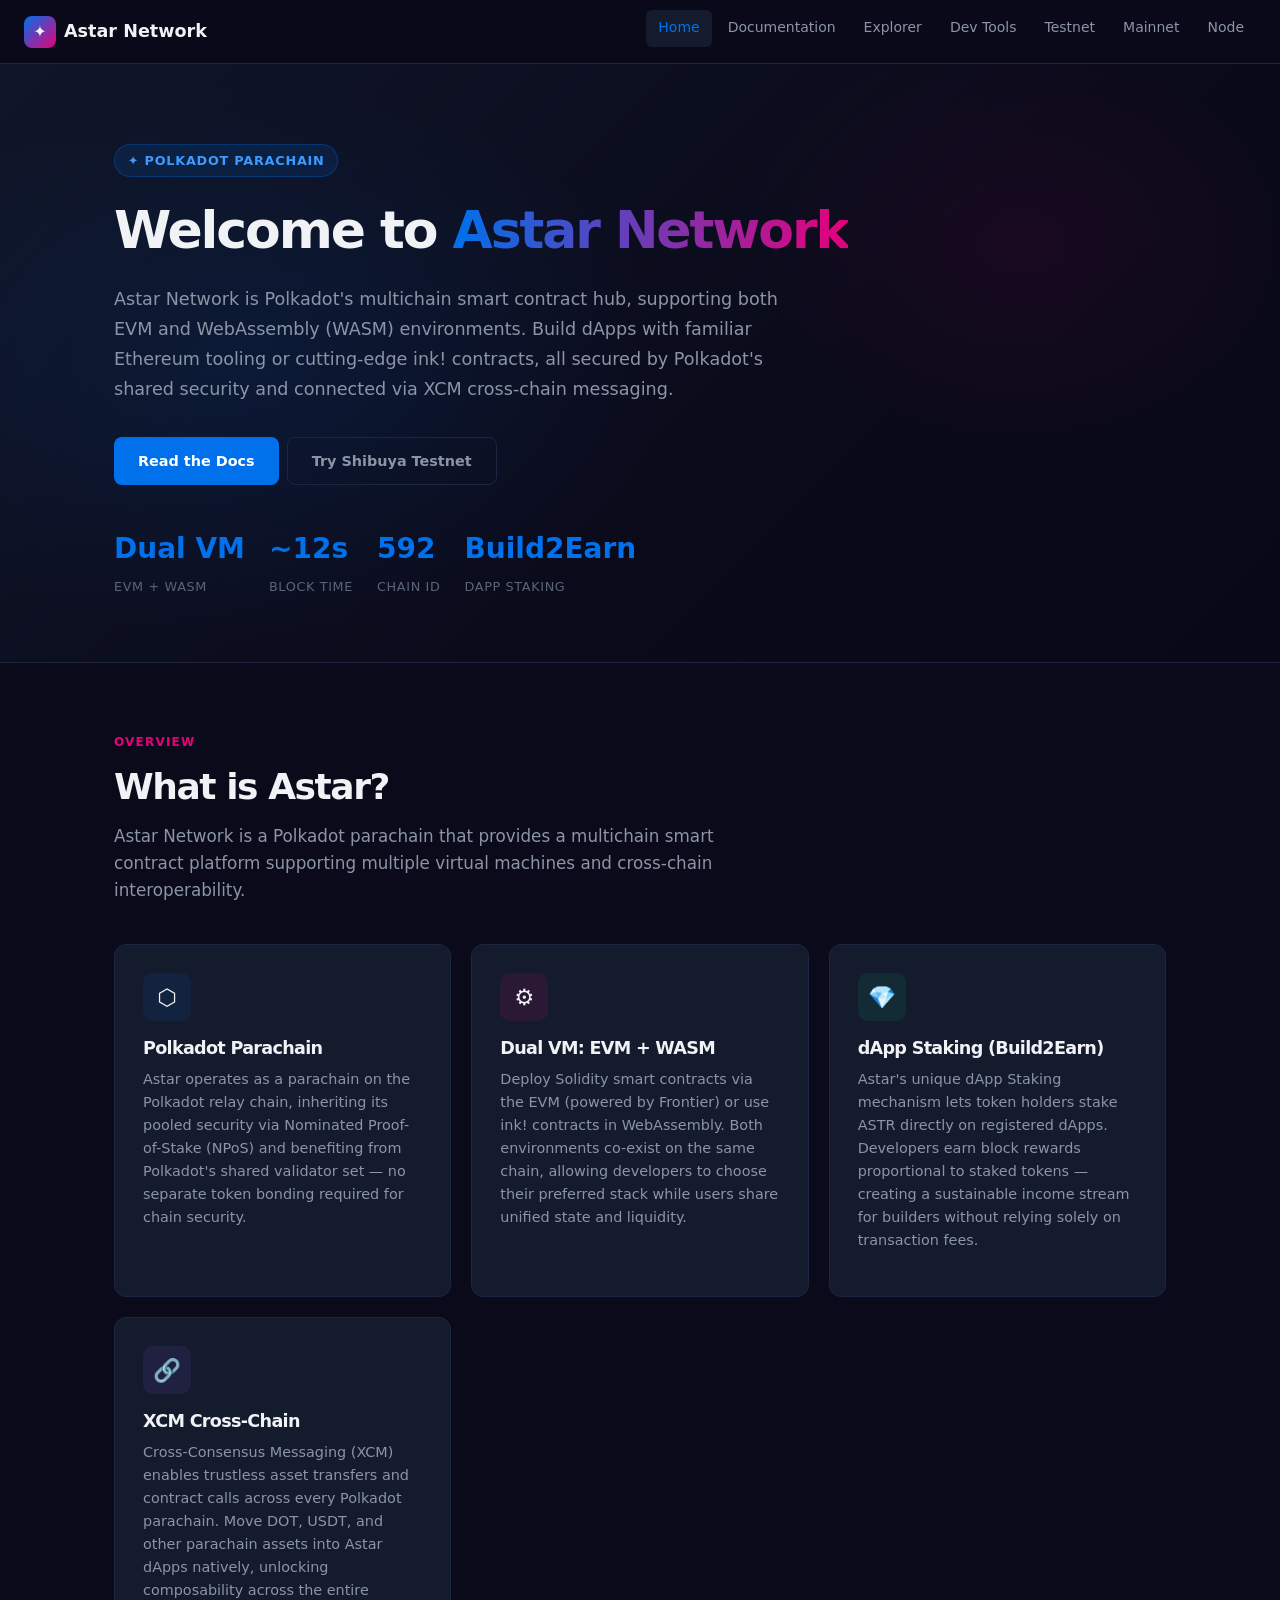
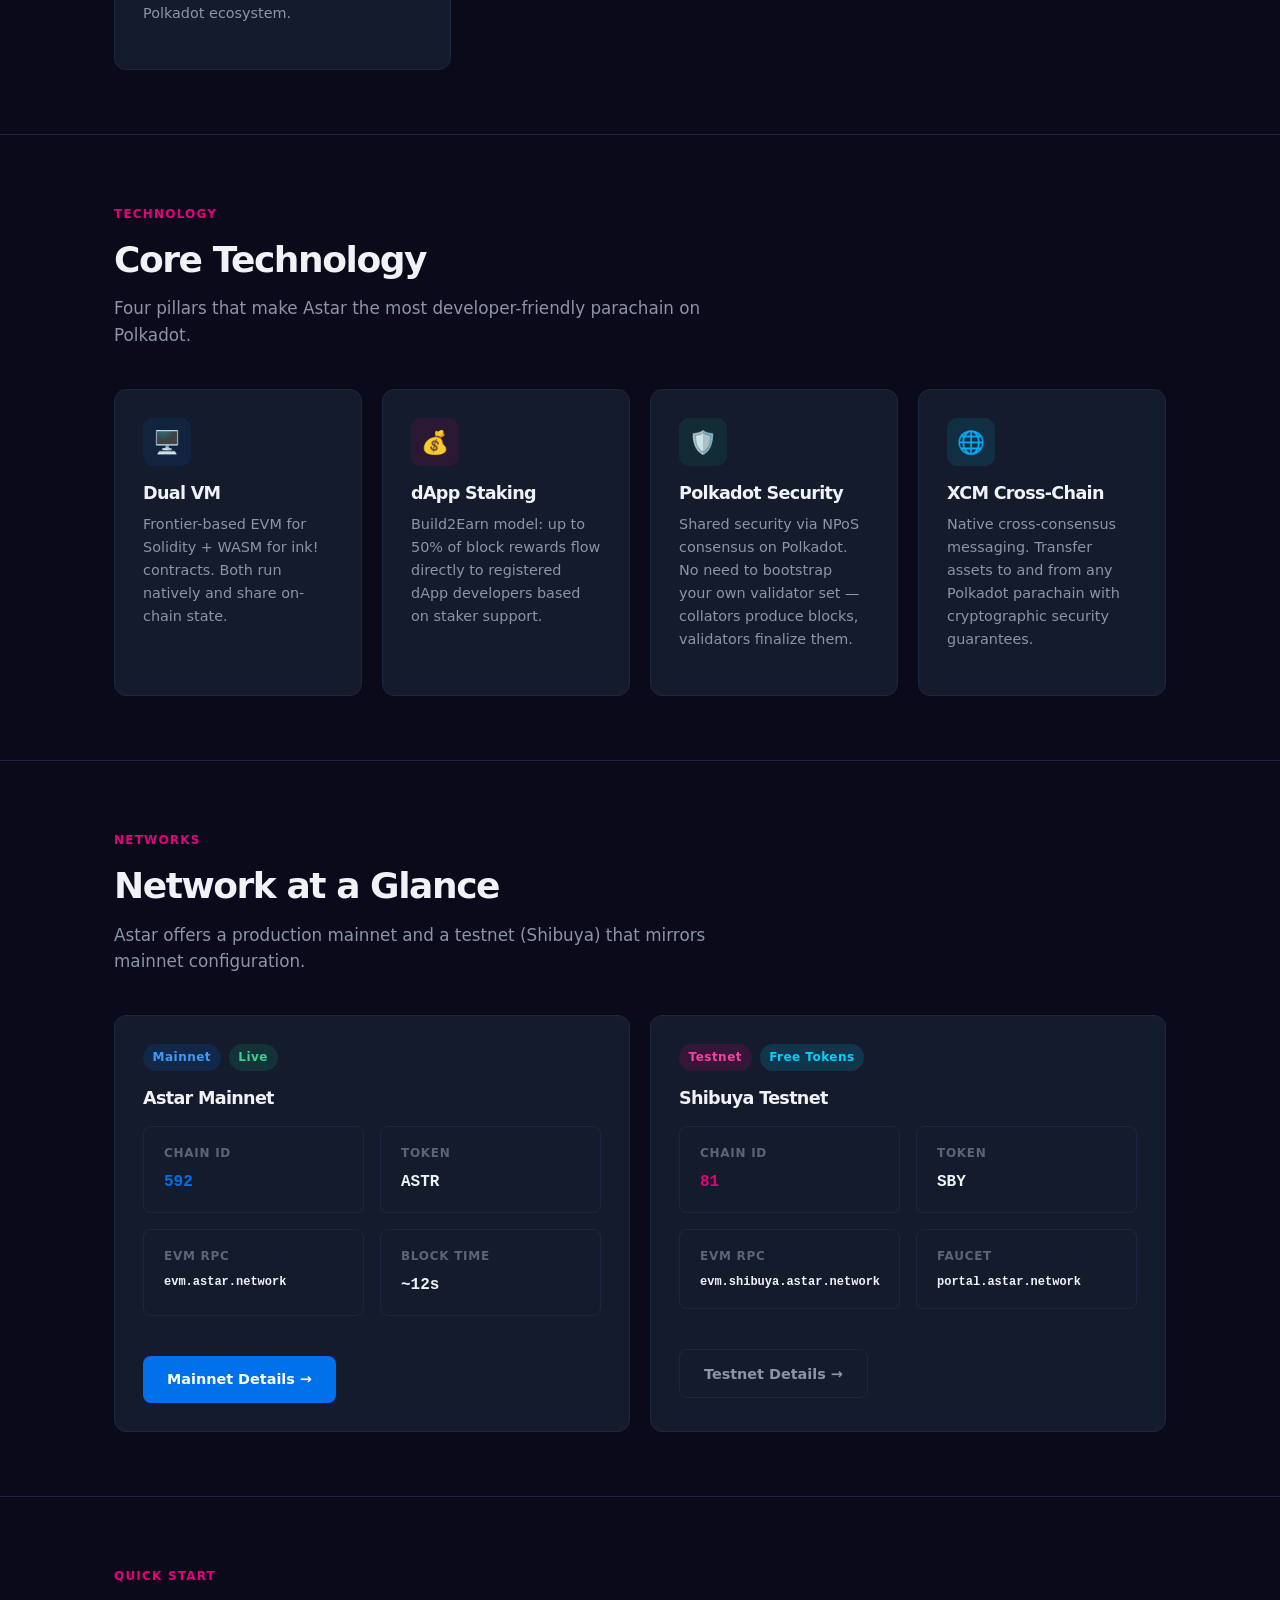
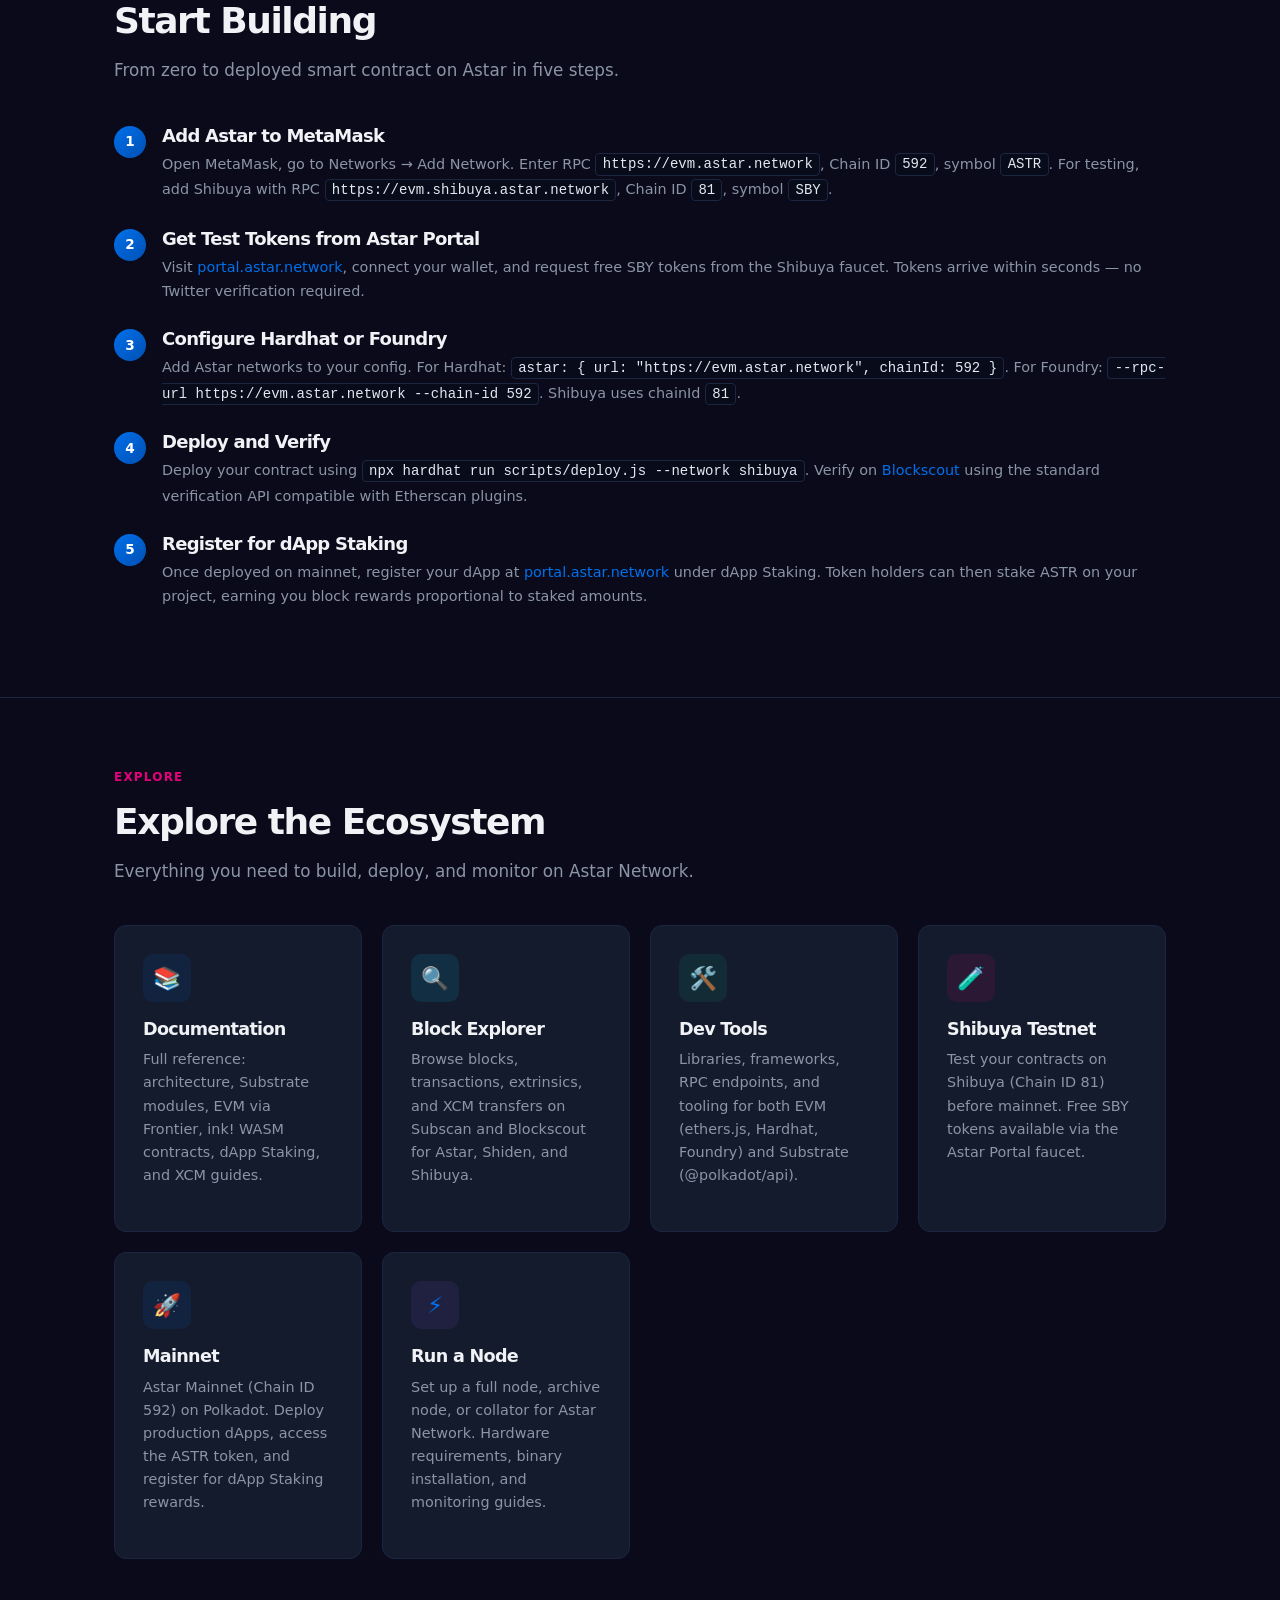
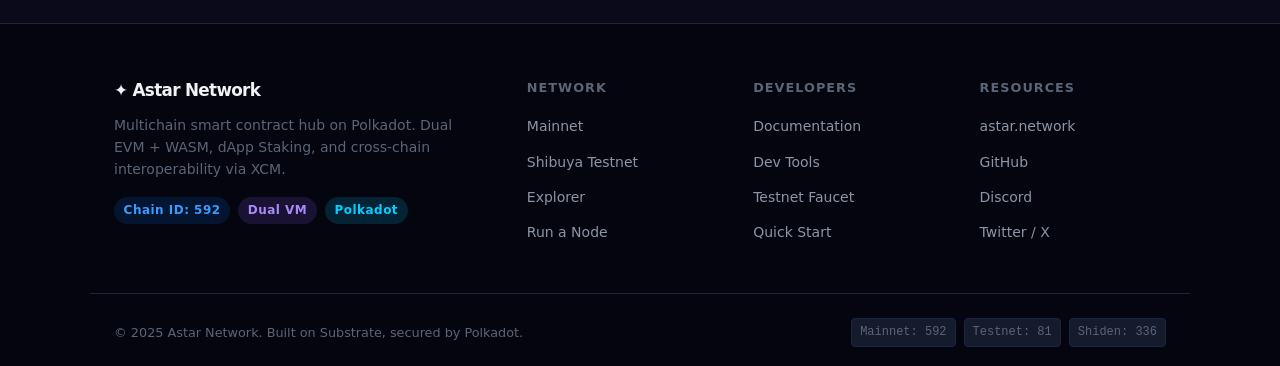
<file: index.html>
<!DOCTYPE html>
<html lang="en">
<head>
  <meta charset="UTF-8">
  <meta name="viewport" content="width=device-width, initial-scale=1">
  <title>Home — Astar Network</title>
  <meta name="description" content="Astar Network: Polkadot's multichain smart contract hub. Dual EVM + WASM virtual machines, dApp Staking (Build2Earn), and XCM cross-chain interoperability.">
  <link rel="stylesheet" href="1de98341b7e33ab1.css">
  <link rel="stylesheet" href="style.css">
</head>
<body class="astar-page">

<nav class="astar-nav" aria-label="Primary navigation">
  <div class="astar-nav__inner">
    <a href="index.html" class="astar-nav__logo">
      <span class="astar-nav__logo-icon">✦</span>
      Astar Network
    </a>
    <button class="astar-nav__hamburger" aria-label="Toggle menu" aria-expanded="false">☰</button>
    <ul class="astar-nav__links">
      <li><a href="index.html" class="active">Home</a></li>
      <li><a href="documentation.html">Documentation</a></li>
      <li><a href="explorer.html">Explorer</a></li>
      <li><a href="development-tools.html">Dev Tools</a></li>
      <li><a href="testnet.html">Testnet</a></li>
      <li><a href="mainnet.html">Mainnet</a></li>
      <li><a href="node.html">Node</a></li>
    </ul>
  </div>
</nav>

<main class="astar-main">

  <!-- Hero -->
  <section class="astar-hero">
    <div class="astar-hero__inner">
      <div class="astar-hero__badge">✦ Polkadot Parachain</div>
      <h1 class="astar-hero__title">Welcome to <span class="highlight">Astar Network</span></h1>
      <p class="astar-hero__desc">
        Astar Network is Polkadot's multichain smart contract hub, supporting both EVM and WebAssembly (WASM) environments. Build dApps with familiar Ethereum tooling or cutting-edge ink! contracts, all secured by Polkadot's shared security and connected via XCM cross-chain messaging.
      </p>
      <div class="flex flex-wrap gap-1">
        <a href="documentation.html" class="btn btn-primary">Read the Docs</a>
        <a href="testnet.html" class="btn btn-outline">Try Shibuya Testnet</a>
      </div>
      <div class="astar-hero__stats">
        <div class="astar-hero__stat">
          <span class="astar-hero__stat-value">Dual VM</span>
          <span class="astar-hero__stat-label">EVM + WASM</span>
        </div>
        <div class="astar-hero__stat">
          <span class="astar-hero__stat-value">~12s</span>
          <span class="astar-hero__stat-label">Block Time</span>
        </div>
        <div class="astar-hero__stat">
          <span class="astar-hero__stat-value">592</span>
          <span class="astar-hero__stat-label">Chain ID</span>
        </div>
        <div class="astar-hero__stat">
          <span class="astar-hero__stat-value">Build2Earn</span>
          <span class="astar-hero__stat-label">dApp Staking</span>
        </div>
      </div>
    </div>
  </section>

  <!-- What is Astar? -->
  <section class="astar-section">
    <div class="astar-container">
      <div class="astar-section__header">
        <span class="astar-section__tag">Overview</span>
        <h2 class="astar-section__title">What is Astar?</h2>
        <p class="astar-section__subtitle">
          Astar Network is a Polkadot parachain that provides a multichain smart contract platform supporting multiple virtual machines and cross-chain interoperability.
        </p>
      </div>
      <div class="grid-2">
        <div class="astar-card">
          <div class="astar-card__icon">⬡</div>
          <h3 class="astar-card__title">Polkadot Parachain</h3>
          <p class="astar-card__desc">Astar operates as a parachain on the Polkadot relay chain, inheriting its pooled security via Nominated Proof-of-Stake (NPoS) and benefiting from Polkadot's shared validator set — no separate token bonding required for chain security.</p>
        </div>
        <div class="astar-card">
          <div class="astar-card__icon astar-card__icon--pink">⚙️</div>
          <h3 class="astar-card__title">Dual VM: EVM + WASM</h3>
          <p class="astar-card__desc">Deploy Solidity smart contracts via the EVM (powered by Frontier) or use ink! contracts in WebAssembly. Both environments co-exist on the same chain, allowing developers to choose their preferred stack while users share unified state and liquidity.</p>
        </div>
        <div class="astar-card">
          <div class="astar-card__icon astar-card__icon--green">💎</div>
          <h3 class="astar-card__title">dApp Staking (Build2Earn)</h3>
          <p class="astar-card__desc">Astar's unique dApp Staking mechanism lets token holders stake ASTR directly on registered dApps. Developers earn block rewards proportional to staked tokens — creating a sustainable income stream for builders without relying solely on transaction fees.</p>
        </div>
        <div class="astar-card">
          <div class="astar-card__icon astar-card__icon--purple">🔗</div>
          <h3 class="astar-card__title">XCM Cross-Chain</h3>
          <p class="astar-card__desc">Cross-Consensus Messaging (XCM) enables trustless asset transfers and contract calls across every Polkadot parachain. Move DOT, USDT, and other parachain assets into Astar dApps natively, unlocking composability across the entire Polkadot ecosystem.</p>
        </div>
      </div>
    </div>
  </section>

  <!-- Core Technology -->
  <section class="astar-section">
    <div class="astar-container">
      <div class="astar-section__header">
        <span class="astar-section__tag">Technology</span>
        <h2 class="astar-section__title">Core Technology</h2>
        <p class="astar-section__subtitle">Four pillars that make Astar the most developer-friendly parachain on Polkadot.</p>
      </div>
      <div class="grid-4">
        <div class="astar-card">
          <div class="astar-card__icon">🖥️</div>
          <h3 class="astar-card__title">Dual VM</h3>
          <p class="astar-card__desc">Frontier-based EVM for Solidity + WASM for ink! contracts. Both run natively and share on-chain state.</p>
        </div>
        <div class="astar-card">
          <div class="astar-card__icon astar-card__icon--pink">💰</div>
          <h3 class="astar-card__title">dApp Staking</h3>
          <p class="astar-card__desc">Build2Earn model: up to 50% of block rewards flow directly to registered dApp developers based on staker support.</p>
        </div>
        <div class="astar-card">
          <div class="astar-card__icon astar-card__icon--green">🛡️</div>
          <h3 class="astar-card__title">Polkadot Security</h3>
          <p class="astar-card__desc">Shared security via NPoS consensus on Polkadot. No need to bootstrap your own validator set — collators produce blocks, validators finalize them.</p>
        </div>
        <div class="astar-card">
          <div class="astar-card__icon astar-card__icon--cyan">🌐</div>
          <h3 class="astar-card__title">XCM Cross-Chain</h3>
          <p class="astar-card__desc">Native cross-consensus messaging. Transfer assets to and from any Polkadot parachain with cryptographic security guarantees.</p>
        </div>
      </div>
    </div>
  </section>

  <!-- Network at a Glance -->
  <section class="astar-section">
    <div class="astar-container">
      <div class="astar-section__header">
        <span class="astar-section__tag">Networks</span>
        <h2 class="astar-section__title">Network at a Glance</h2>
        <p class="astar-section__subtitle">Astar offers a production mainnet and a testnet (Shibuya) that mirrors mainnet configuration.</p>
      </div>
      <div class="grid-2">
        <div class="astar-card">
          <div class="flex items-center gap-1 mb-2">
            <span class="badge badge-blue">Mainnet</span>
            <span class="badge badge-green">Live</span>
          </div>
          <h3 class="astar-card__title">Astar Mainnet</h3>
          <div class="spec-grid mt-2">
            <div class="spec-item">
              <div class="spec-item__label">Chain ID</div>
              <div class="spec-item__value spec-item__value--blue">592</div>
            </div>
            <div class="spec-item">
              <div class="spec-item__label">Token</div>
              <div class="spec-item__value">ASTR</div>
            </div>
            <div class="spec-item">
              <div class="spec-item__label">EVM RPC</div>
              <div class="spec-item__value" style="font-size:0.75rem">evm.astar.network</div>
            </div>
            <div class="spec-item">
              <div class="spec-item__label">Block Time</div>
              <div class="spec-item__value">~12s</div>
            </div>
          </div>
          <a href="mainnet.html" class="btn btn-primary mt-2">Mainnet Details →</a>
        </div>
        <div class="astar-card">
          <div class="flex items-center gap-1 mb-2">
            <span class="badge badge-pink">Testnet</span>
            <span class="badge badge-cyan">Free Tokens</span>
          </div>
          <h3 class="astar-card__title">Shibuya Testnet</h3>
          <div class="spec-grid mt-2">
            <div class="spec-item">
              <div class="spec-item__label">Chain ID</div>
              <div class="spec-item__value spec-item__value--pink">81</div>
            </div>
            <div class="spec-item">
              <div class="spec-item__label">Token</div>
              <div class="spec-item__value">SBY</div>
            </div>
            <div class="spec-item">
              <div class="spec-item__label">EVM RPC</div>
              <div class="spec-item__value" style="font-size:0.75rem">evm.shibuya.astar.network</div>
            </div>
            <div class="spec-item">
              <div class="spec-item__label">Faucet</div>
              <div class="spec-item__value" style="font-size:0.75rem">portal.astar.network</div>
            </div>
          </div>
          <a href="testnet.html" class="btn btn-outline mt-2">Testnet Details →</a>
        </div>
      </div>
    </div>
  </section>

  <!-- Start Building -->
  <section class="astar-section">
    <div class="astar-container">
      <div class="astar-section__header">
        <span class="astar-section__tag">Quick Start</span>
        <h2 class="astar-section__title">Start Building</h2>
        <p class="astar-section__subtitle">From zero to deployed smart contract on Astar in five steps.</p>
      </div>
      <ol class="step-list">
        <li>
          <div class="step-content">
            <h4>Add Astar to MetaMask</h4>
            <p>Open MetaMask, go to Networks → Add Network. Enter RPC <code>https://evm.astar.network</code>, Chain ID <code>592</code>, symbol <code>ASTR</code>. For testing, add Shibuya with RPC <code>https://evm.shibuya.astar.network</code>, Chain ID <code>81</code>, symbol <code>SBY</code>.</p>
          </div>
        </li>
        <li>
          <div class="step-content">
            <h4>Get Test Tokens from Astar Portal</h4>
            <p>Visit <a href="https://portal.astar.network" target="_blank">portal.astar.network</a>, connect your wallet, and request free SBY tokens from the Shibuya faucet. Tokens arrive within seconds — no Twitter verification required.</p>
          </div>
        </li>
        <li>
          <div class="step-content">
            <h4>Configure Hardhat or Foundry</h4>
            <p>Add Astar networks to your config. For Hardhat: <code>astar: { url: "https://evm.astar.network", chainId: 592 }</code>. For Foundry: <code>--rpc-url https://evm.astar.network --chain-id 592</code>. Shibuya uses chainId <code>81</code>.</p>
          </div>
        </li>
        <li>
          <div class="step-content">
            <h4>Deploy and Verify</h4>
            <p>Deploy your contract using <code>npx hardhat run scripts/deploy.js --network shibuya</code>. Verify on <a href="https://blockscout.com/astar" target="_blank">Blockscout</a> using the standard verification API compatible with Etherscan plugins.</p>
          </div>
        </li>
        <li>
          <div class="step-content">
            <h4>Register for dApp Staking</h4>
            <p>Once deployed on mainnet, register your dApp at <a href="https://portal.astar.network" target="_blank">portal.astar.network</a> under dApp Staking. Token holders can then stake ASTR on your project, earning you block rewards proportional to staked amounts.</p>
          </div>
        </li>
      </ol>
    </div>
  </section>

  <!-- Explore -->
  <section class="astar-section">
    <div class="astar-container">
      <div class="astar-section__header">
        <span class="astar-section__tag">Explore</span>
        <h2 class="astar-section__title">Explore the Ecosystem</h2>
        <p class="astar-section__subtitle">Everything you need to build, deploy, and monitor on Astar Network.</p>
      </div>
      <div class="grid-3">
        <a href="documentation.html" class="astar-card" style="text-decoration:none">
          <div class="astar-card__icon">📚</div>
          <h3 class="astar-card__title">Documentation</h3>
          <p class="astar-card__desc">Full reference: architecture, Substrate modules, EVM via Frontier, ink! WASM contracts, dApp Staking, and XCM guides.</p>
        </a>
        <a href="explorer.html" class="astar-card" style="text-decoration:none">
          <div class="astar-card__icon astar-card__icon--cyan">🔍</div>
          <h3 class="astar-card__title">Block Explorer</h3>
          <p class="astar-card__desc">Browse blocks, transactions, extrinsics, and XCM transfers on Subscan and Blockscout for Astar, Shiden, and Shibuya.</p>
        </a>
        <a href="development-tools.html" class="astar-card" style="text-decoration:none">
          <div class="astar-card__icon astar-card__icon--green">🛠️</div>
          <h3 class="astar-card__title">Dev Tools</h3>
          <p class="astar-card__desc">Libraries, frameworks, RPC endpoints, and tooling for both EVM (ethers.js, Hardhat, Foundry) and Substrate (@polkadot/api).</p>
        </a>
        <a href="testnet.html" class="astar-card" style="text-decoration:none">
          <div class="astar-card__icon astar-card__icon--pink">🧪</div>
          <h3 class="astar-card__title">Shibuya Testnet</h3>
          <p class="astar-card__desc">Test your contracts on Shibuya (Chain ID 81) before mainnet. Free SBY tokens available via the Astar Portal faucet.</p>
        </a>
        <a href="mainnet.html" class="astar-card" style="text-decoration:none">
          <div class="astar-card__icon">🚀</div>
          <h3 class="astar-card__title">Mainnet</h3>
          <p class="astar-card__desc">Astar Mainnet (Chain ID 592) on Polkadot. Deploy production dApps, access the ASTR token, and register for dApp Staking rewards.</p>
        </a>
        <a href="node.html" class="astar-card" style="text-decoration:none">
          <div class="astar-card__icon astar-card__icon--purple">⚡</div>
          <h3 class="astar-card__title">Run a Node</h3>
          <p class="astar-card__desc">Set up a full node, archive node, or collator for Astar Network. Hardware requirements, binary installation, and monitoring guides.</p>
        </a>
      </div>
    </div>
  </section>

</main>

<footer class="astar-footer">
  <div class="astar-footer__grid">
    <div class="astar-footer__brand">
      <h3>✦ Astar Network</h3>
      <p>Multichain smart contract hub on Polkadot. Dual EVM + WASM, dApp Staking, and cross-chain interoperability via XCM.</p>
      <div class="flex flex-wrap gap-1">
        <span class="badge badge-blue">Chain ID: 592</span>
        <span class="badge badge-purple">Dual VM</span>
        <span class="badge badge-cyan">Polkadot</span>
      </div>
    </div>
    <div class="astar-footer__col">
      <h4>Network</h4>
      <ul>
        <li><a href="mainnet.html">Mainnet</a></li>
        <li><a href="testnet.html">Shibuya Testnet</a></li>
        <li><a href="explorer.html">Explorer</a></li>
        <li><a href="node.html">Run a Node</a></li>
      </ul>
    </div>
    <div class="astar-footer__col">
      <h4>Developers</h4>
      <ul>
        <li><a href="documentation.html">Documentation</a></li>
        <li><a href="development-tools.html">Dev Tools</a></li>
        <li><a href="testnet.html">Testnet Faucet</a></li>
        <li><a href="documentation.html#quickstart">Quick Start</a></li>
      </ul>
    </div>
    <div class="astar-footer__col">
      <h4>Resources</h4>
      <ul>
        <li><a href="https://astar.network" target="_blank">astar.network</a></li>
        <li><a href="https://github.com/AstarNetwork" target="_blank">GitHub</a></li>
        <li><a href="https://discord.gg/astarnetwork" target="_blank">Discord</a></li>
        <li><a href="https://twitter.com/AstarNetwork" target="_blank">Twitter / X</a></li>
      </ul>
    </div>
  </div>
  <div class="astar-footer__bottom">
    <p>© 2025 Astar Network. Built on Substrate, secured by Polkadot.</p>
    <div class="astar-footer__chips">
      <span class="astar-footer__chip">Mainnet: 592</span>
      <span class="astar-footer__chip">Testnet: 81</span>
      <span class="astar-footer__chip">Shiden: 336</span>
    </div>
  </div>
</footer>

<script>
  const btn = document.querySelector('.astar-nav__hamburger');
  const links = document.querySelector('.astar-nav__links');
  if (btn && links) {
    btn.addEventListener('click', () => {
      const open = links.classList.toggle('open');
      btn.setAttribute('aria-expanded', String(open));
    });
  }
</script>
</body>
</html>
</file>
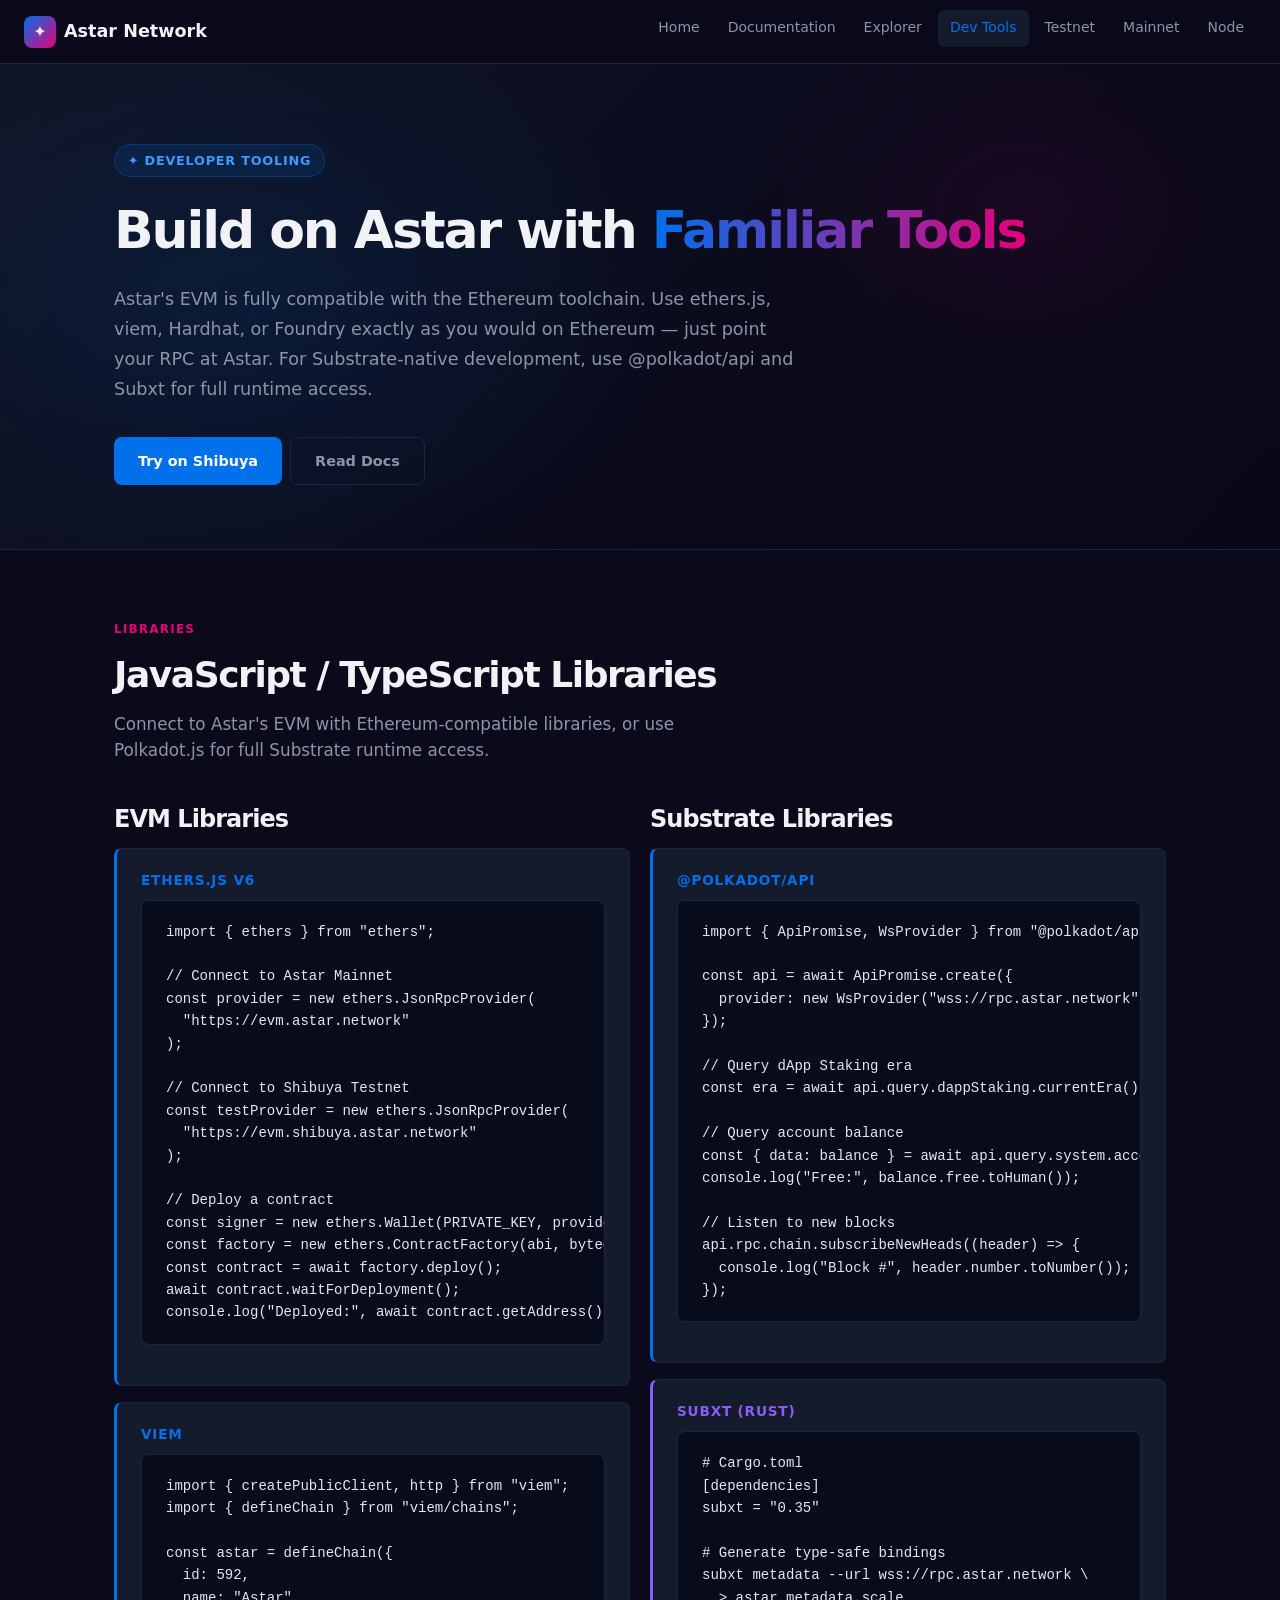
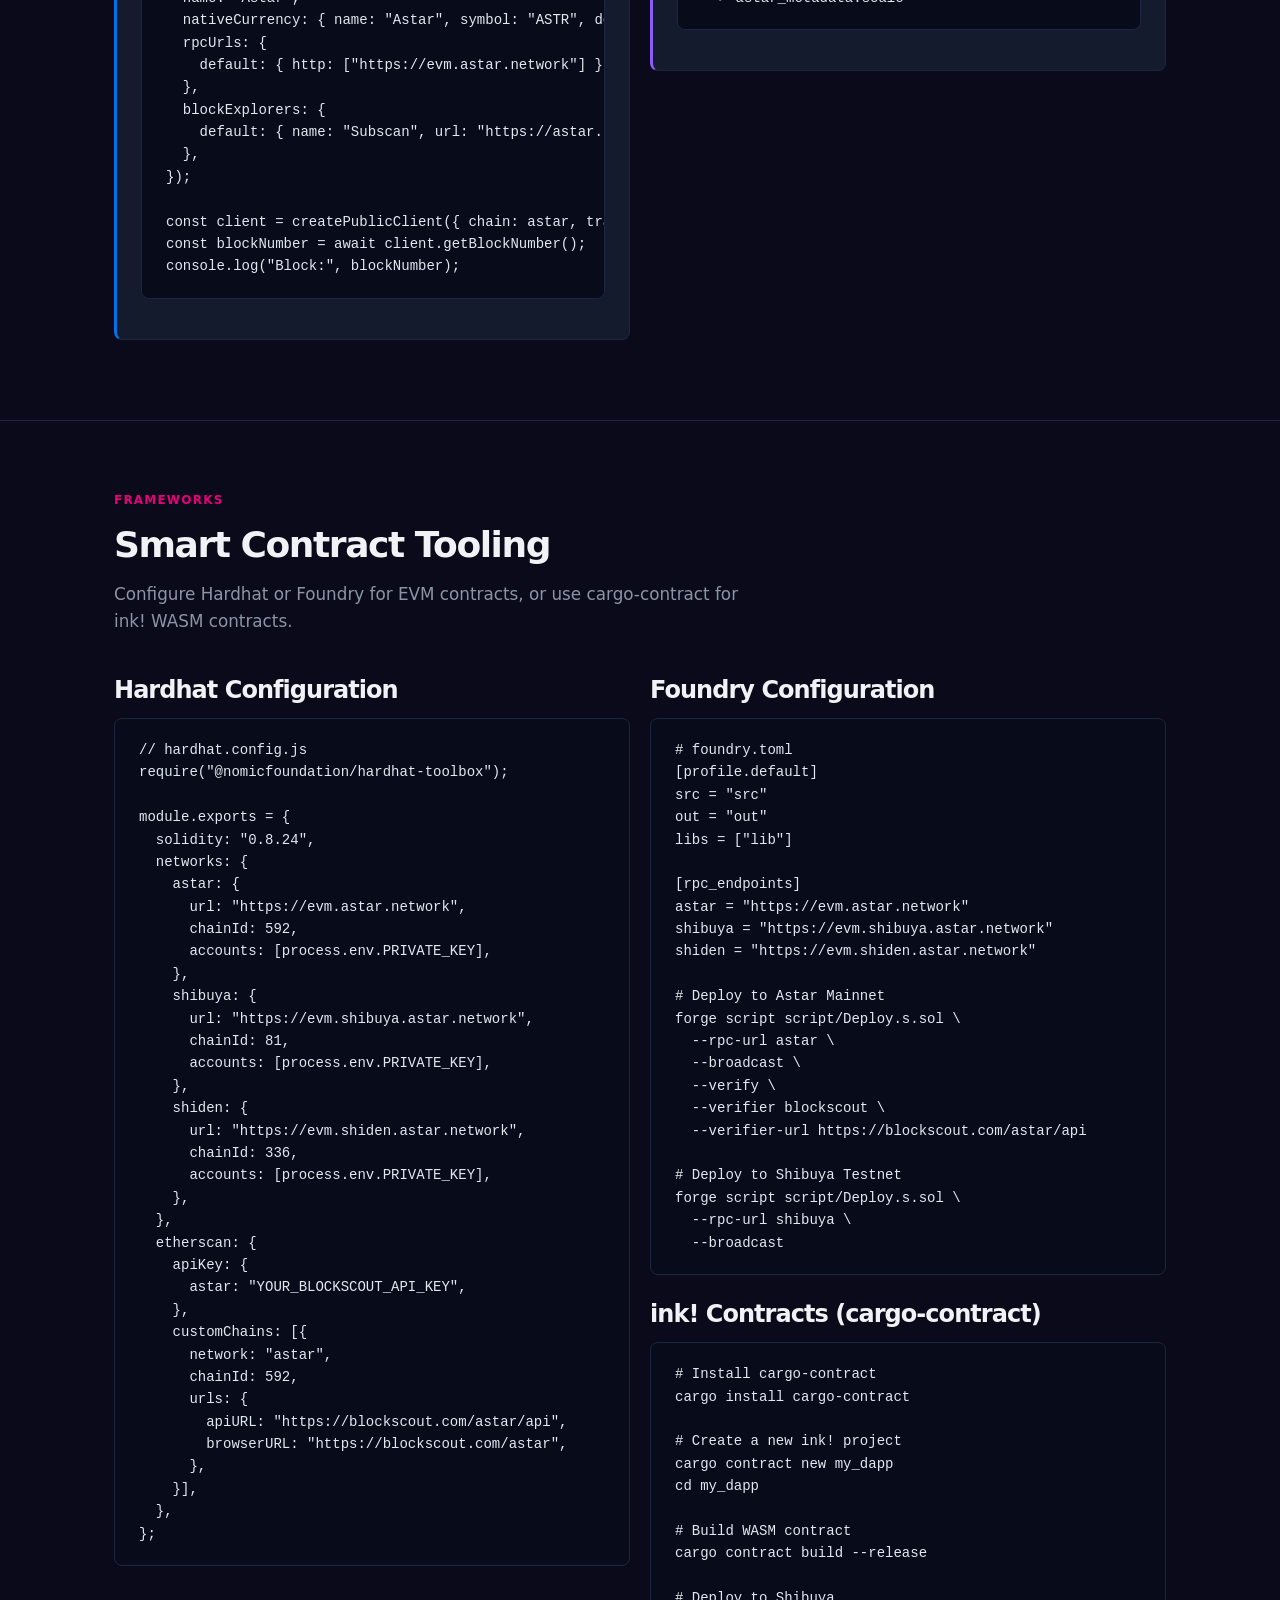
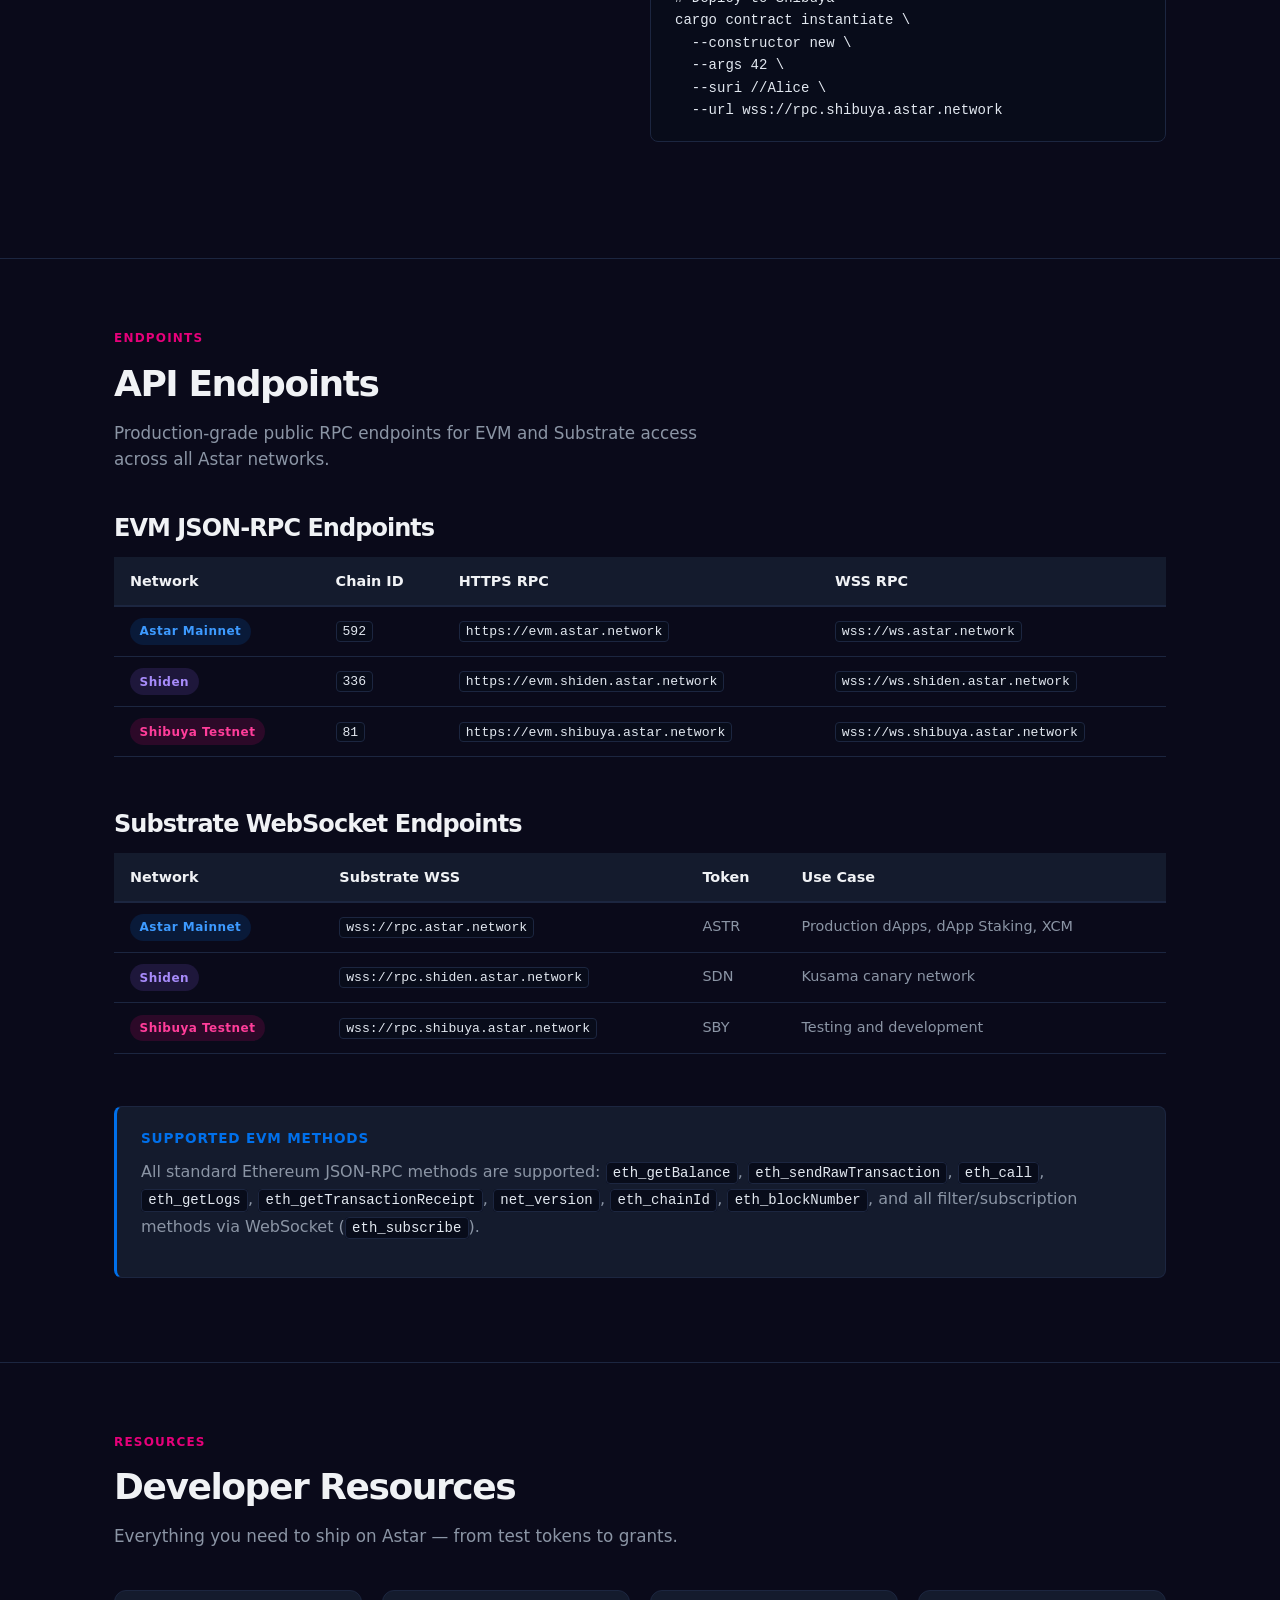
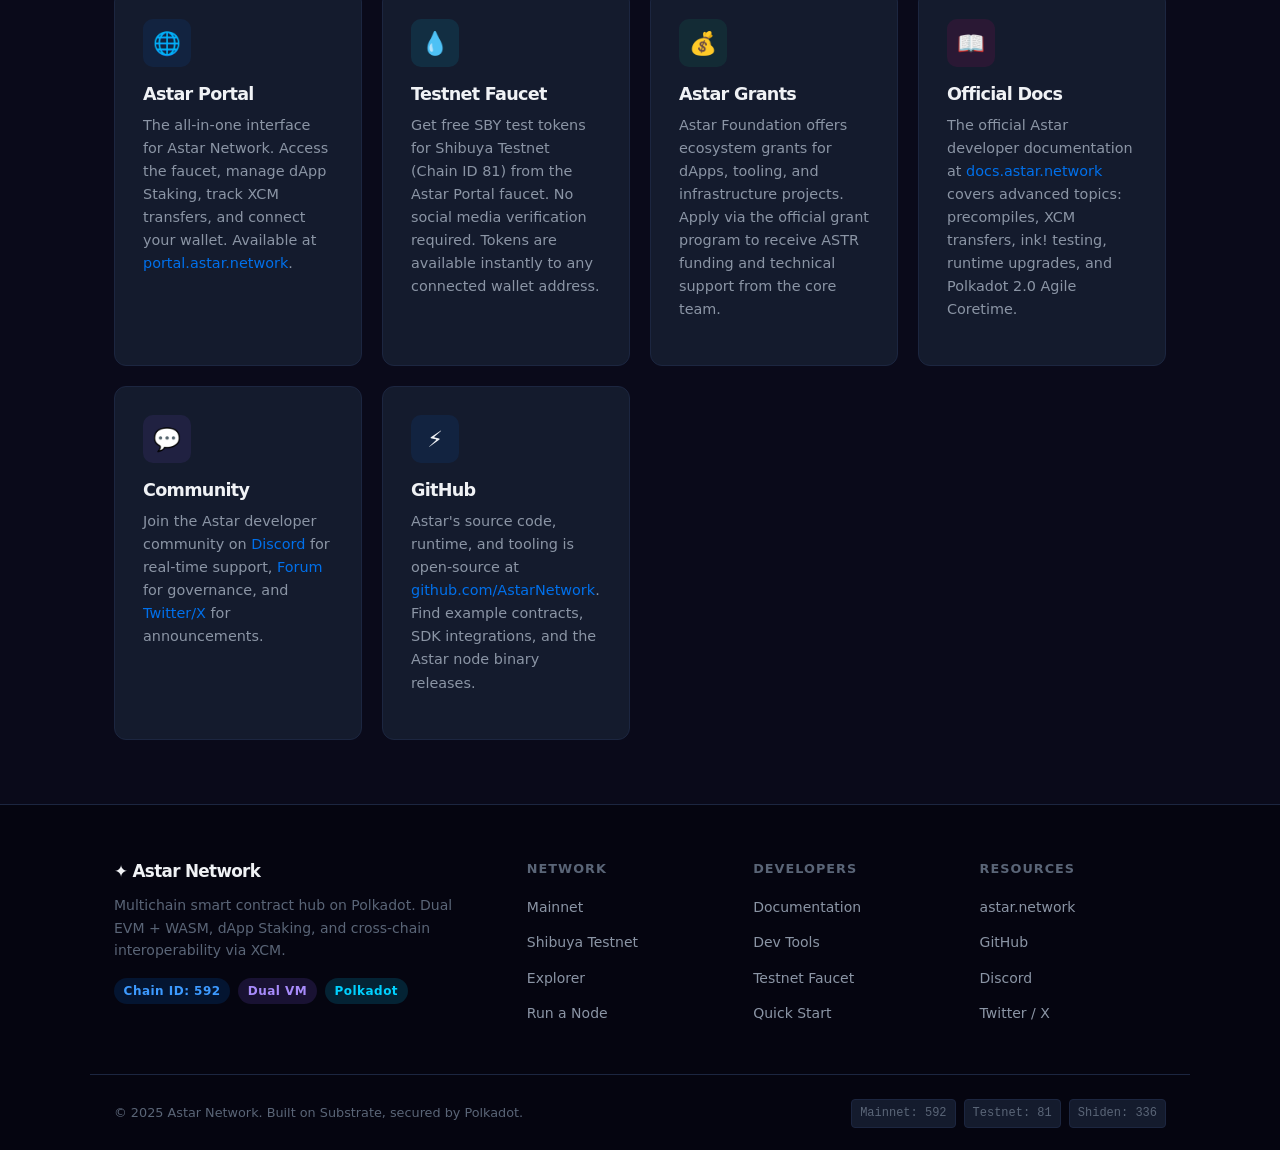
<file: development-tools.html>
<!DOCTYPE html>
<html lang="en">
<head>
  <meta charset="UTF-8">
  <meta name="viewport" content="width=device-width, initial-scale=1">
  <title>Development Tools — Astar Network</title>
  <meta name="description" content="Build on Astar with familiar EVM tools: ethers.js, Hardhat, Foundry, and Substrate tools: @polkadot/api, Subxt. Full RPC endpoint reference and developer resources.">
  <link rel="stylesheet" href="1de98341b7e33ab1.css">
  <link rel="stylesheet" href="style.css">
</head>
<body class="astar-page">

<nav class="astar-nav" aria-label="Primary navigation">
  <div class="astar-nav__inner">
    <a href="index.html" class="astar-nav__logo">
      <span class="astar-nav__logo-icon">✦</span>
      Astar Network
    </a>
    <button class="astar-nav__hamburger" aria-label="Toggle menu" aria-expanded="false">☰</button>
    <ul class="astar-nav__links">
      <li><a href="index.html">Home</a></li>
      <li><a href="documentation.html">Documentation</a></li>
      <li><a href="explorer.html">Explorer</a></li>
      <li><a href="development-tools.html" class="active">Dev Tools</a></li>
      <li><a href="testnet.html">Testnet</a></li>
      <li><a href="mainnet.html">Mainnet</a></li>
      <li><a href="node.html">Node</a></li>
    </ul>
  </div>
</nav>

<main class="astar-main">

  <!-- Hero -->
  <section class="astar-hero">
    <div class="astar-hero__inner">
      <div class="astar-hero__badge">✦ Developer Tooling</div>
      <h1 class="astar-hero__title">Build on Astar with <span class="highlight">Familiar Tools</span></h1>
      <p class="astar-hero__desc">
        Astar's EVM is fully compatible with the Ethereum toolchain. Use ethers.js, viem, Hardhat, or Foundry exactly as you would on Ethereum — just point your RPC at Astar. For Substrate-native development, use @polkadot/api and Subxt for full runtime access.
      </p>
      <div class="flex flex-wrap gap-1">
        <a href="testnet.html" class="btn btn-primary">Try on Shibuya</a>
        <a href="documentation.html" class="btn btn-outline">Read Docs</a>
      </div>
    </div>
  </section>

  <!-- Libraries -->
  <section class="astar-section">
    <div class="astar-container">
      <div class="astar-section__header">
        <span class="astar-section__tag">Libraries</span>
        <h2 class="astar-section__title">JavaScript / TypeScript Libraries</h2>
        <p class="astar-section__subtitle">Connect to Astar's EVM with Ethereum-compatible libraries, or use Polkadot.js for full Substrate runtime access.</p>
      </div>

      <div class="grid-2">
        <div>
          <h3>EVM Libraries</h3>
          <div class="info-box mb-2">
            <div class="info-box__title">ethers.js v6</div>
            <pre><code>import { ethers } from "ethers";

// Connect to Astar Mainnet
const provider = new ethers.JsonRpcProvider(
  "https://evm.astar.network"
);

// Connect to Shibuya Testnet
const testProvider = new ethers.JsonRpcProvider(
  "https://evm.shibuya.astar.network"
);

// Deploy a contract
const signer = new ethers.Wallet(PRIVATE_KEY, provider);
const factory = new ethers.ContractFactory(abi, bytecode, signer);
const contract = await factory.deploy();
await contract.waitForDeployment();
console.log("Deployed:", await contract.getAddress());</code></pre>
          </div>

          <div class="info-box mb-2">
            <div class="info-box__title">viem</div>
            <pre><code>import { createPublicClient, http } from "viem";
import { defineChain } from "viem/chains";

const astar = defineChain({
  id: 592,
  name: "Astar",
  nativeCurrency: { name: "Astar", symbol: "ASTR", decimals: 18 },
  rpcUrls: {
    default: { http: ["https://evm.astar.network"] },
  },
  blockExplorers: {
    default: { name: "Subscan", url: "https://astar.subscan.io" },
  },
});

const client = createPublicClient({ chain: astar, transport: http() });
const blockNumber = await client.getBlockNumber();
console.log("Block:", blockNumber);</code></pre>
          </div>
        </div>

        <div>
          <h3>Substrate Libraries</h3>
          <div class="info-box mb-2">
            <div class="info-box__title">@polkadot/api</div>
            <pre><code>import { ApiPromise, WsProvider } from "@polkadot/api";

const api = await ApiPromise.create({
  provider: new WsProvider("wss://rpc.astar.network"),
});

// Query dApp Staking era
const era = await api.query.dappStaking.currentEra();

// Query account balance
const { data: balance } = await api.query.system.account(ADDR);
console.log("Free:", balance.free.toHuman());

// Listen to new blocks
api.rpc.chain.subscribeNewHeads((header) => {
  console.log("Block #", header.number.toNumber());
});</code></pre>
          </div>

          <div class="info-box info-box--purple mb-2">
            <div class="info-box__title">Subxt (Rust)</div>
            <pre><code># Cargo.toml
[dependencies]
subxt = "0.35"

# Generate type-safe bindings
subxt metadata --url wss://rpc.astar.network \
  > astar_metadata.scale</code></pre>
          </div>
        </div>
      </div>
    </div>
  </section>

  <!-- Smart Contract Tooling -->
  <section class="astar-section">
    <div class="astar-container">
      <div class="astar-section__header">
        <span class="astar-section__tag">Frameworks</span>
        <h2 class="astar-section__title">Smart Contract Tooling</h2>
        <p class="astar-section__subtitle">Configure Hardhat or Foundry for EVM contracts, or use cargo-contract for ink! WASM contracts.</p>
      </div>

      <div class="grid-2 mb-4">
        <div>
          <h3>Hardhat Configuration</h3>
          <pre><code>// hardhat.config.js
require("@nomicfoundation/hardhat-toolbox");

module.exports = {
  solidity: "0.8.24",
  networks: {
    astar: {
      url: "https://evm.astar.network",
      chainId: 592,
      accounts: [process.env.PRIVATE_KEY],
    },
    shibuya: {
      url: "https://evm.shibuya.astar.network",
      chainId: 81,
      accounts: [process.env.PRIVATE_KEY],
    },
    shiden: {
      url: "https://evm.shiden.astar.network",
      chainId: 336,
      accounts: [process.env.PRIVATE_KEY],
    },
  },
  etherscan: {
    apiKey: {
      astar: "YOUR_BLOCKSCOUT_API_KEY",
    },
    customChains: [{
      network: "astar",
      chainId: 592,
      urls: {
        apiURL: "https://blockscout.com/astar/api",
        browserURL: "https://blockscout.com/astar",
      },
    }],
  },
};</code></pre>
        </div>
        <div>
          <h3>Foundry Configuration</h3>
          <pre><code># foundry.toml
[profile.default]
src = "src"
out = "out"
libs = ["lib"]

[rpc_endpoints]
astar = "https://evm.astar.network"
shibuya = "https://evm.shibuya.astar.network"
shiden = "https://evm.shiden.astar.network"

# Deploy to Astar Mainnet
forge script script/Deploy.s.sol \
  --rpc-url astar \
  --broadcast \
  --verify \
  --verifier blockscout \
  --verifier-url https://blockscout.com/astar/api

# Deploy to Shibuya Testnet
forge script script/Deploy.s.sol \
  --rpc-url shibuya \
  --broadcast</code></pre>

          <h3 class="mt-3">ink! Contracts (cargo-contract)</h3>
          <pre><code># Install cargo-contract
cargo install cargo-contract

# Create a new ink! project
cargo contract new my_dapp
cd my_dapp

# Build WASM contract
cargo contract build --release

# Deploy to Shibuya
cargo contract instantiate \
  --constructor new \
  --args 42 \
  --suri //Alice \
  --url wss://rpc.shibuya.astar.network</code></pre>
        </div>
      </div>
    </div>
  </section>

  <!-- API Endpoints -->
  <section class="astar-section">
    <div class="astar-container">
      <div class="astar-section__header">
        <span class="astar-section__tag">Endpoints</span>
        <h2 class="astar-section__title">API Endpoints</h2>
        <p class="astar-section__subtitle">Production-grade public RPC endpoints for EVM and Substrate access across all Astar networks.</p>
      </div>

      <h3>EVM JSON-RPC Endpoints</h3>
      <div style="overflow-x:auto; margin-bottom:2rem;">
        <table class="astar-table">
          <thead>
            <tr>
              <th>Network</th>
              <th>Chain ID</th>
              <th>HTTPS RPC</th>
              <th>WSS RPC</th>
            </tr>
          </thead>
          <tbody>
            <tr>
              <td><span class="badge badge-blue">Astar Mainnet</span></td>
              <td><code>592</code></td>
              <td><code>https://evm.astar.network</code></td>
              <td><code>wss://ws.astar.network</code></td>
            </tr>
            <tr>
              <td><span class="badge badge-purple">Shiden</span></td>
              <td><code>336</code></td>
              <td><code>https://evm.shiden.astar.network</code></td>
              <td><code>wss://ws.shiden.astar.network</code></td>
            </tr>
            <tr>
              <td><span class="badge badge-pink">Shibuya Testnet</span></td>
              <td><code>81</code></td>
              <td><code>https://evm.shibuya.astar.network</code></td>
              <td><code>wss://ws.shibuya.astar.network</code></td>
            </tr>
          </tbody>
        </table>
      </div>

      <h3>Substrate WebSocket Endpoints</h3>
      <div style="overflow-x:auto; margin-bottom:2rem;">
        <table class="astar-table">
          <thead>
            <tr>
              <th>Network</th>
              <th>Substrate WSS</th>
              <th>Token</th>
              <th>Use Case</th>
            </tr>
          </thead>
          <tbody>
            <tr>
              <td><span class="badge badge-blue">Astar Mainnet</span></td>
              <td><code>wss://rpc.astar.network</code></td>
              <td>ASTR</td>
              <td>Production dApps, dApp Staking, XCM</td>
            </tr>
            <tr>
              <td><span class="badge badge-purple">Shiden</span></td>
              <td><code>wss://rpc.shiden.astar.network</code></td>
              <td>SDN</td>
              <td>Kusama canary network</td>
            </tr>
            <tr>
              <td><span class="badge badge-pink">Shibuya Testnet</span></td>
              <td><code>wss://rpc.shibuya.astar.network</code></td>
              <td>SBY</td>
              <td>Testing and development</td>
            </tr>
          </tbody>
        </table>
      </div>

      <div class="info-box">
        <div class="info-box__title">Supported EVM Methods</div>
        <p>All standard Ethereum JSON-RPC methods are supported: <code>eth_getBalance</code>, <code>eth_sendRawTransaction</code>, <code>eth_call</code>, <code>eth_getLogs</code>, <code>eth_getTransactionReceipt</code>, <code>net_version</code>, <code>eth_chainId</code>, <code>eth_blockNumber</code>, and all filter/subscription methods via WebSocket (<code>eth_subscribe</code>).</p>
      </div>
    </div>
  </section>

  <!-- Developer Resources -->
  <section class="astar-section">
    <div class="astar-container">
      <div class="astar-section__header">
        <span class="astar-section__tag">Resources</span>
        <h2 class="astar-section__title">Developer Resources</h2>
        <p class="astar-section__subtitle">Everything you need to ship on Astar — from test tokens to grants.</p>
      </div>
      <div class="grid-3">
        <div class="astar-card">
          <div class="astar-card__icon">🌐</div>
          <h3 class="astar-card__title">Astar Portal</h3>
          <p class="astar-card__desc">The all-in-one interface for Astar Network. Access the faucet, manage dApp Staking, track XCM transfers, and connect your wallet. Available at <a href="https://portal.astar.network" target="_blank">portal.astar.network</a>.</p>
        </div>
        <div class="astar-card">
          <div class="astar-card__icon astar-card__icon--cyan">💧</div>
          <h3 class="astar-card__title">Testnet Faucet</h3>
          <p class="astar-card__desc">Get free SBY test tokens for Shibuya Testnet (Chain ID 81) from the Astar Portal faucet. No social media verification required. Tokens are available instantly to any connected wallet address.</p>
        </div>
        <div class="astar-card">
          <div class="astar-card__icon astar-card__icon--green">💰</div>
          <h3 class="astar-card__title">Astar Grants</h3>
          <p class="astar-card__desc">Astar Foundation offers ecosystem grants for dApps, tooling, and infrastructure projects. Apply via the official grant program to receive ASTR funding and technical support from the core team.</p>
        </div>
        <div class="astar-card">
          <div class="astar-card__icon astar-card__icon--pink">📖</div>
          <h3 class="astar-card__title">Official Docs</h3>
          <p class="astar-card__desc">The official Astar developer documentation at <a href="https://docs.astar.network" target="_blank">docs.astar.network</a> covers advanced topics: precompiles, XCM transfers, ink! testing, runtime upgrades, and Polkadot 2.0 Agile Coretime.</p>
        </div>
        <div class="astar-card">
          <div class="astar-card__icon astar-card__icon--purple">💬</div>
          <h3 class="astar-card__title">Community</h3>
          <p class="astar-card__desc">Join the Astar developer community on <a href="https://discord.gg/astarnetwork" target="_blank">Discord</a> for real-time support, <a href="https://forum.astar.network" target="_blank">Forum</a> for governance, and <a href="https://twitter.com/AstarNetwork" target="_blank">Twitter/X</a> for announcements.</p>
        </div>
        <div class="astar-card">
          <div class="astar-card__icon">⚡</div>
          <h3 class="astar-card__title">GitHub</h3>
          <p class="astar-card__desc">Astar's source code, runtime, and tooling is open-source at <a href="https://github.com/AstarNetwork" target="_blank">github.com/AstarNetwork</a>. Find example contracts, SDK integrations, and the Astar node binary releases.</p>
        </div>
      </div>
    </div>
  </section>

</main>

<footer class="astar-footer">
  <div class="astar-footer__grid">
    <div class="astar-footer__brand">
      <h3>✦ Astar Network</h3>
      <p>Multichain smart contract hub on Polkadot. Dual EVM + WASM, dApp Staking, and cross-chain interoperability via XCM.</p>
      <div class="flex flex-wrap gap-1">
        <span class="badge badge-blue">Chain ID: 592</span>
        <span class="badge badge-purple">Dual VM</span>
        <span class="badge badge-cyan">Polkadot</span>
      </div>
    </div>
    <div class="astar-footer__col">
      <h4>Network</h4>
      <ul>
        <li><a href="mainnet.html">Mainnet</a></li>
        <li><a href="testnet.html">Shibuya Testnet</a></li>
        <li><a href="explorer.html">Explorer</a></li>
        <li><a href="node.html">Run a Node</a></li>
      </ul>
    </div>
    <div class="astar-footer__col">
      <h4>Developers</h4>
      <ul>
        <li><a href="documentation.html">Documentation</a></li>
        <li><a href="development-tools.html">Dev Tools</a></li>
        <li><a href="testnet.html">Testnet Faucet</a></li>
        <li><a href="documentation.html#quickstart">Quick Start</a></li>
      </ul>
    </div>
    <div class="astar-footer__col">
      <h4>Resources</h4>
      <ul>
        <li><a href="https://astar.network" target="_blank">astar.network</a></li>
        <li><a href="https://github.com/AstarNetwork" target="_blank">GitHub</a></li>
        <li><a href="https://discord.gg/astarnetwork" target="_blank">Discord</a></li>
        <li><a href="https://twitter.com/AstarNetwork" target="_blank">Twitter / X</a></li>
      </ul>
    </div>
  </div>
  <div class="astar-footer__bottom">
    <p>© 2025 Astar Network. Built on Substrate, secured by Polkadot.</p>
    <div class="astar-footer__chips">
      <span class="astar-footer__chip">Mainnet: 592</span>
      <span class="astar-footer__chip">Testnet: 81</span>
      <span class="astar-footer__chip">Shiden: 336</span>
    </div>
  </div>
</footer>

<script>
  const btn = document.querySelector('.astar-nav__hamburger');
  const links = document.querySelector('.astar-nav__links');
  if (btn && links) {
    btn.addEventListener('click', () => {
      const open = links.classList.toggle('open');
      btn.setAttribute('aria-expanded', String(open));
    });
  }
</script>
</body>
</html>
</file>
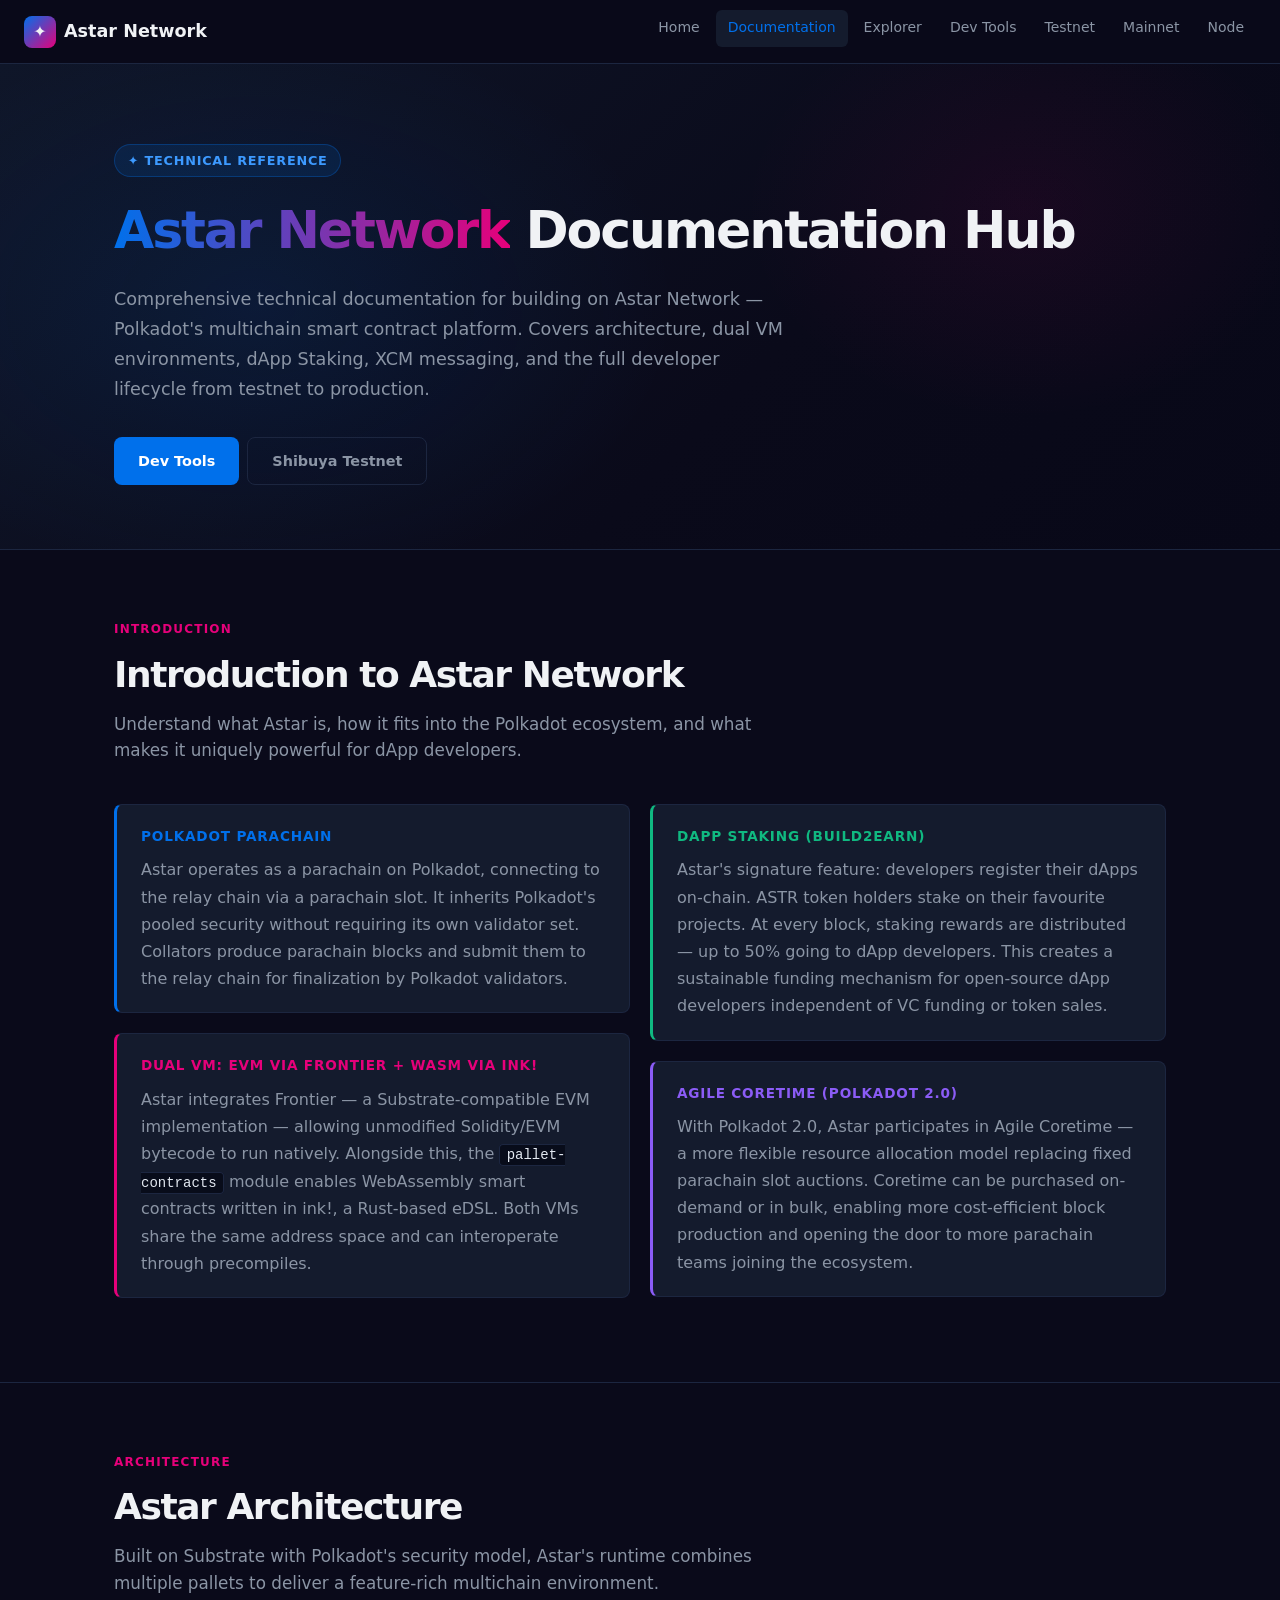
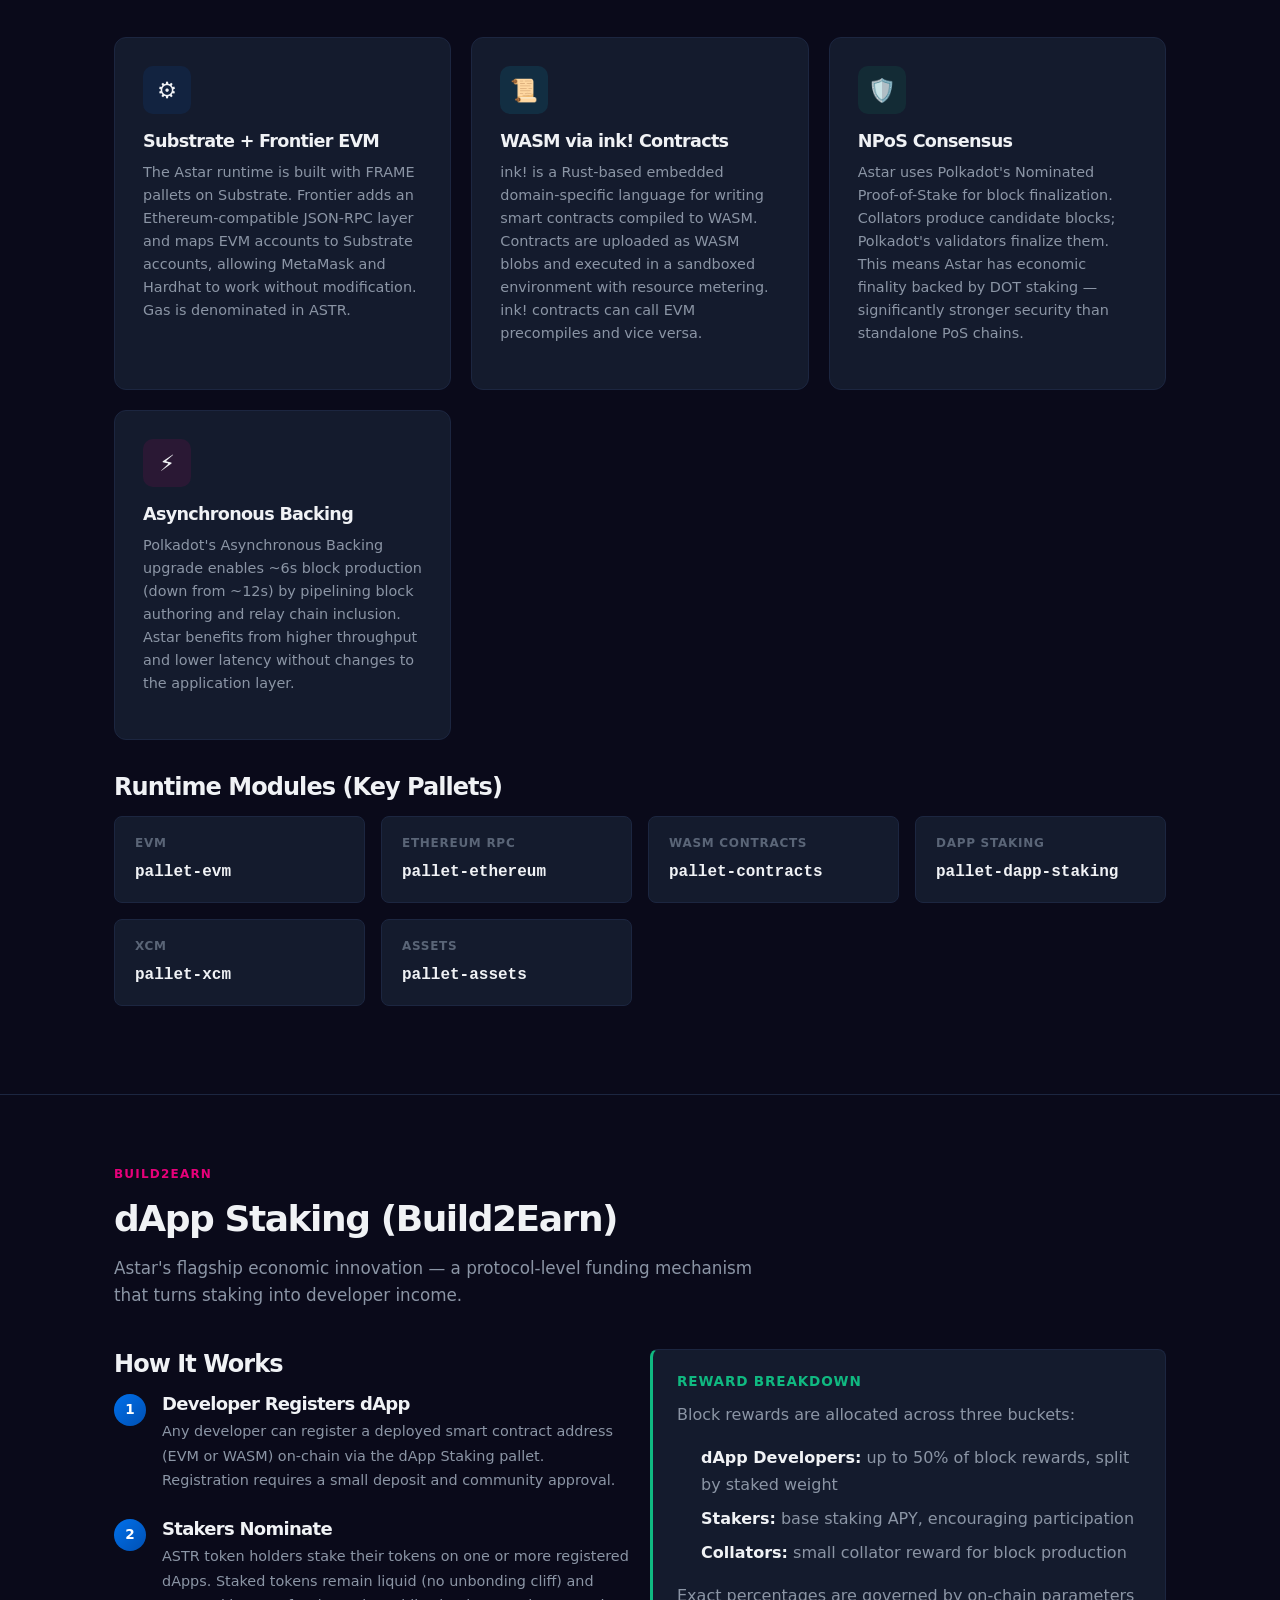
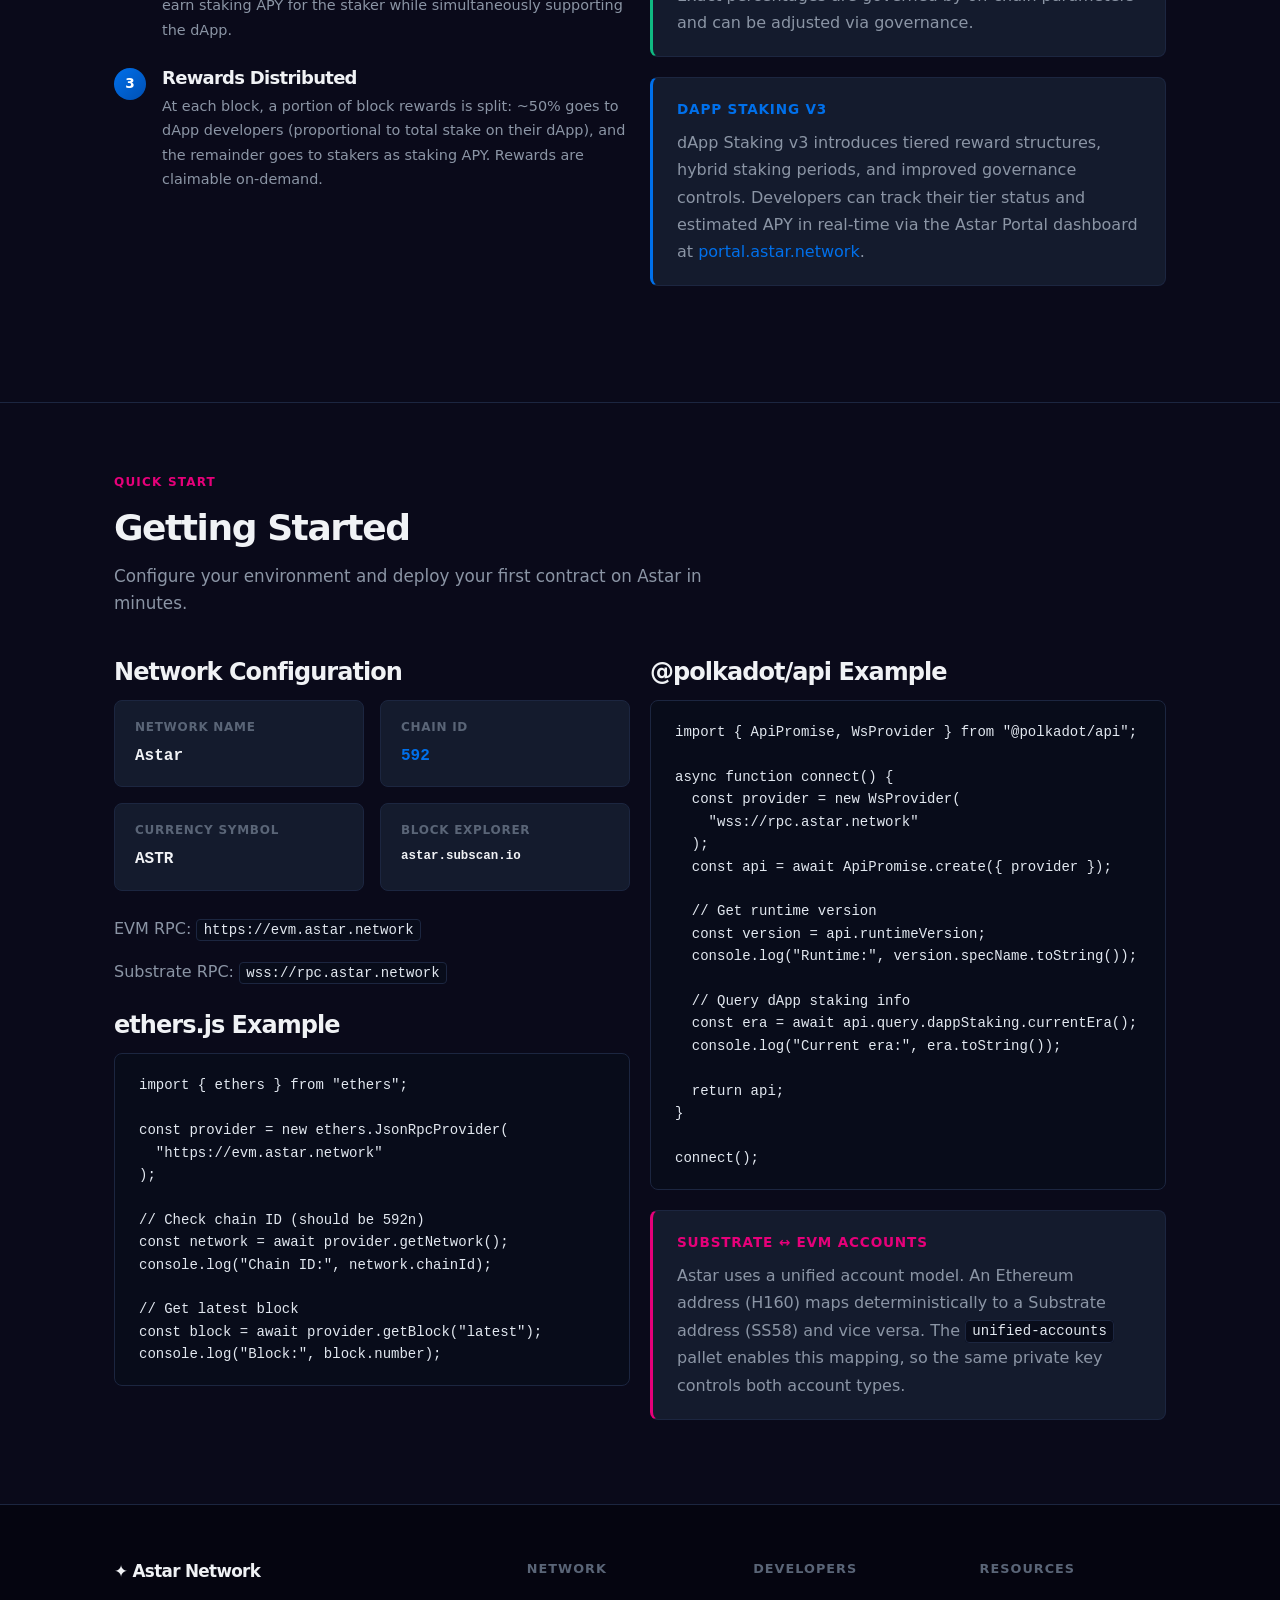
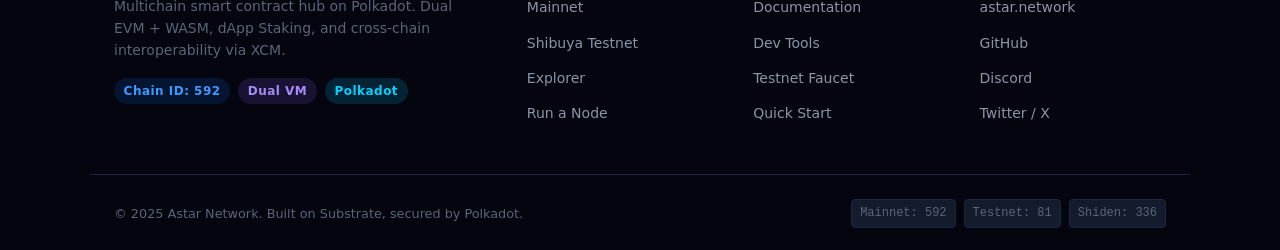
<file: documentation.html>
<!DOCTYPE html>
<html lang="en">
<head>
  <meta charset="UTF-8">
  <meta name="viewport" content="width=device-width, initial-scale=1">
  <title>Documentation — Astar Network</title>
  <meta name="description" content="Astar Network documentation: architecture, Substrate runtime, Frontier EVM, ink! WASM contracts, dApp Staking Build2Earn, and XCM cross-chain guides.">
  <link rel="stylesheet" href="1de98341b7e33ab1.css">
  <link rel="stylesheet" href="style.css">
</head>
<body class="astar-page">

<nav class="astar-nav" aria-label="Primary navigation">
  <div class="astar-nav__inner">
    <a href="index.html" class="astar-nav__logo">
      <span class="astar-nav__logo-icon">✦</span>
      Astar Network
    </a>
    <button class="astar-nav__hamburger" aria-label="Toggle menu" aria-expanded="false">☰</button>
    <ul class="astar-nav__links">
      <li><a href="index.html">Home</a></li>
      <li><a href="documentation.html" class="active">Documentation</a></li>
      <li><a href="explorer.html">Explorer</a></li>
      <li><a href="development-tools.html">Dev Tools</a></li>
      <li><a href="testnet.html">Testnet</a></li>
      <li><a href="mainnet.html">Mainnet</a></li>
      <li><a href="node.html">Node</a></li>
    </ul>
  </div>
</nav>

<main class="astar-main">

  <!-- Hero -->
  <section class="astar-hero">
    <div class="astar-hero__inner">
      <div class="astar-hero__badge">✦ Technical Reference</div>
      <h1 class="astar-hero__title"><span class="highlight">Astar Network</span> Documentation Hub</h1>
      <p class="astar-hero__desc">
        Comprehensive technical documentation for building on Astar Network — Polkadot's multichain smart contract platform. Covers architecture, dual VM environments, dApp Staking, XCM messaging, and the full developer lifecycle from testnet to production.
      </p>
      <div class="flex flex-wrap gap-1">
        <a href="development-tools.html" class="btn btn-primary">Dev Tools</a>
        <a href="testnet.html" class="btn btn-outline">Shibuya Testnet</a>
      </div>
    </div>
  </section>

  <!-- Introduction -->
  <section class="astar-section" id="introduction">
    <div class="astar-container">
      <div class="astar-section__header">
        <span class="astar-section__tag">Introduction</span>
        <h2 class="astar-section__title">Introduction to Astar Network</h2>
        <p class="astar-section__subtitle">Understand what Astar is, how it fits into the Polkadot ecosystem, and what makes it uniquely powerful for dApp developers.</p>
      </div>

      <div class="grid-2">
        <div>
          <div class="info-box">
            <div class="info-box__title">Polkadot Parachain</div>
            <p class="mb-0">Astar operates as a parachain on Polkadot, connecting to the relay chain via a parachain slot. It inherits Polkadot's pooled security without requiring its own validator set. Collators produce parachain blocks and submit them to the relay chain for finalization by Polkadot validators.</p>
          </div>
          <div class="info-box info-box--pink">
            <div class="info-box__title">Dual VM: EVM via Frontier + WASM via ink!</div>
            <p class="mb-0">Astar integrates Frontier — a Substrate-compatible EVM implementation — allowing unmodified Solidity/EVM bytecode to run natively. Alongside this, the <code>pallet-contracts</code> module enables WebAssembly smart contracts written in ink!, a Rust-based eDSL. Both VMs share the same address space and can interoperate through precompiles.</p>
          </div>
        </div>
        <div>
          <div class="info-box info-box--green">
            <div class="info-box__title">dApp Staking (Build2Earn)</div>
            <p class="mb-0">Astar's signature feature: developers register their dApps on-chain. ASTR token holders stake on their favourite projects. At every block, staking rewards are distributed — up to 50% going to dApp developers. This creates a sustainable funding mechanism for open-source dApp developers independent of VC funding or token sales.</p>
          </div>
          <div class="info-box info-box--purple">
            <div class="info-box__title">Agile Coretime (Polkadot 2.0)</div>
            <p class="mb-0">With Polkadot 2.0, Astar participates in Agile Coretime — a more flexible resource allocation model replacing fixed parachain slot auctions. Coretime can be purchased on-demand or in bulk, enabling more cost-efficient block production and opening the door to more parachain teams joining the ecosystem.</p>
          </div>
        </div>
      </div>
    </div>
  </section>

  <!-- Architecture -->
  <section class="astar-section" id="architecture">
    <div class="astar-container">
      <div class="astar-section__header">
        <span class="astar-section__tag">Architecture</span>
        <h2 class="astar-section__title">Astar Architecture</h2>
        <p class="astar-section__subtitle">Built on Substrate with Polkadot's security model, Astar's runtime combines multiple pallets to deliver a feature-rich multichain environment.</p>
      </div>

      <div class="grid-2 mb-4">
        <div class="astar-card">
          <div class="astar-card__icon">⚙️</div>
          <h3 class="astar-card__title">Substrate + Frontier EVM</h3>
          <p class="astar-card__desc">The Astar runtime is built with FRAME pallets on Substrate. Frontier adds an Ethereum-compatible JSON-RPC layer and maps EVM accounts to Substrate accounts, allowing MetaMask and Hardhat to work without modification. Gas is denominated in ASTR.</p>
        </div>
        <div class="astar-card">
          <div class="astar-card__icon astar-card__icon--cyan">📜</div>
          <h3 class="astar-card__title">WASM via ink! Contracts</h3>
          <p class="astar-card__desc">ink! is a Rust-based embedded domain-specific language for writing smart contracts compiled to WASM. Contracts are uploaded as WASM blobs and executed in a sandboxed environment with resource metering. ink! contracts can call EVM precompiles and vice versa.</p>
        </div>
        <div class="astar-card">
          <div class="astar-card__icon astar-card__icon--green">🛡️</div>
          <h3 class="astar-card__title">NPoS Consensus</h3>
          <p class="astar-card__desc">Astar uses Polkadot's Nominated Proof-of-Stake for block finalization. Collators produce candidate blocks; Polkadot's validators finalize them. This means Astar has economic finality backed by DOT staking — significantly stronger security than standalone PoS chains.</p>
        </div>
        <div class="astar-card">
          <div class="astar-card__icon astar-card__icon--pink">⚡</div>
          <h3 class="astar-card__title">Asynchronous Backing</h3>
          <p class="astar-card__desc">Polkadot's Asynchronous Backing upgrade enables ~6s block production (down from ~12s) by pipelining block authoring and relay chain inclusion. Astar benefits from higher throughput and lower latency without changes to the application layer.</p>
        </div>
      </div>

      <h3>Runtime Modules (Key Pallets)</h3>
      <div class="spec-grid">
        <div class="spec-item">
          <div class="spec-item__label">EVM</div>
          <div class="spec-item__value">pallet-evm</div>
        </div>
        <div class="spec-item">
          <div class="spec-item__label">Ethereum RPC</div>
          <div class="spec-item__value">pallet-ethereum</div>
        </div>
        <div class="spec-item">
          <div class="spec-item__label">WASM Contracts</div>
          <div class="spec-item__value">pallet-contracts</div>
        </div>
        <div class="spec-item">
          <div class="spec-item__label">dApp Staking</div>
          <div class="spec-item__value">pallet-dapp-staking</div>
        </div>
        <div class="spec-item">
          <div class="spec-item__label">XCM</div>
          <div class="spec-item__value">pallet-xcm</div>
        </div>
        <div class="spec-item">
          <div class="spec-item__label">Assets</div>
          <div class="spec-item__value">pallet-assets</div>
        </div>
      </div>
    </div>
  </section>

  <!-- dApp Staking -->
  <section class="astar-section" id="dapp-staking">
    <div class="astar-container">
      <div class="astar-section__header">
        <span class="astar-section__tag">Build2Earn</span>
        <h2 class="astar-section__title">dApp Staking (Build2Earn)</h2>
        <p class="astar-section__subtitle">Astar's flagship economic innovation — a protocol-level funding mechanism that turns staking into developer income.</p>
      </div>

      <div class="grid-2 mb-4">
        <div>
          <h3>How It Works</h3>
          <ol class="step-list">
            <li>
              <div class="step-content">
                <h4>Developer Registers dApp</h4>
                <p>Any developer can register a deployed smart contract address (EVM or WASM) on-chain via the dApp Staking pallet. Registration requires a small deposit and community approval.</p>
              </div>
            </li>
            <li>
              <div class="step-content">
                <h4>Stakers Nominate</h4>
                <p>ASTR token holders stake their tokens on one or more registered dApps. Staked tokens remain liquid (no unbonding cliff) and earn staking APY for the staker while simultaneously supporting the dApp.</p>
              </div>
            </li>
            <li>
              <div class="step-content">
                <h4>Rewards Distributed</h4>
                <p>At each block, a portion of block rewards is split: ~50% goes to dApp developers (proportional to total stake on their dApp), and the remainder goes to stakers as staking APY. Rewards are claimable on-demand.</p>
              </div>
            </li>
          </ol>
        </div>
        <div>
          <div class="info-box info-box--green">
            <div class="info-box__title">Reward Breakdown</div>
            <p>Block rewards are allocated across three buckets:</p>
            <ul>
              <li><strong>dApp Developers:</strong> up to 50% of block rewards, split by staked weight</li>
              <li><strong>Stakers:</strong> base staking APY, encouraging participation</li>
              <li><strong>Collators:</strong> small collator reward for block production</li>
            </ul>
            <p class="mb-0">Exact percentages are governed by on-chain parameters and can be adjusted via governance.</p>
          </div>
          <div class="info-box mt-2">
            <div class="info-box__title">dApp Staking v3</div>
            <p class="mb-0">dApp Staking v3 introduces tiered reward structures, hybrid staking periods, and improved governance controls. Developers can track their tier status and estimated APY in real-time via the Astar Portal dashboard at <a href="https://portal.astar.network" target="_blank">portal.astar.network</a>.</p>
          </div>
        </div>
      </div>
    </div>
  </section>

  <!-- Getting Started -->
  <section class="astar-section" id="quickstart">
    <div class="astar-container">
      <div class="astar-section__header">
        <span class="astar-section__tag">Quick Start</span>
        <h2 class="astar-section__title">Getting Started</h2>
        <p class="astar-section__subtitle">Configure your environment and deploy your first contract on Astar in minutes.</p>
      </div>

      <div class="grid-2">
        <div>
          <h3>Network Configuration</h3>
          <div class="spec-grid">
            <div class="spec-item">
              <div class="spec-item__label">Network Name</div>
              <div class="spec-item__value">Astar</div>
            </div>
            <div class="spec-item">
              <div class="spec-item__label">Chain ID</div>
              <div class="spec-item__value spec-item__value--blue">592</div>
            </div>
            <div class="spec-item">
              <div class="spec-item__label">Currency Symbol</div>
              <div class="spec-item__value">ASTR</div>
            </div>
            <div class="spec-item">
              <div class="spec-item__label">Block Explorer</div>
              <div class="spec-item__value" style="font-size:0.78rem">astar.subscan.io</div>
            </div>
          </div>
          <p>EVM RPC: <code>https://evm.astar.network</code></p>
          <p>Substrate RPC: <code>wss://rpc.astar.network</code></p>

          <h3 class="mt-3">ethers.js Example</h3>
          <pre><code>import { ethers } from "ethers";

const provider = new ethers.JsonRpcProvider(
  "https://evm.astar.network"
);

// Check chain ID (should be 592n)
const network = await provider.getNetwork();
console.log("Chain ID:", network.chainId);

// Get latest block
const block = await provider.getBlock("latest");
console.log("Block:", block.number);</code></pre>
        </div>
        <div>
          <h3>@polkadot/api Example</h3>
          <pre><code>import { ApiPromise, WsProvider } from "@polkadot/api";

async function connect() {
  const provider = new WsProvider(
    "wss://rpc.astar.network"
  );
  const api = await ApiPromise.create({ provider });

  // Get runtime version
  const version = api.runtimeVersion;
  console.log("Runtime:", version.specName.toString());

  // Query dApp staking info
  const era = await api.query.dappStaking.currentEra();
  console.log("Current era:", era.toString());

  return api;
}

connect();</code></pre>

          <div class="info-box info-box--pink mt-2">
            <div class="info-box__title">Substrate ↔ EVM Accounts</div>
            <p class="mb-0">Astar uses a unified account model. An Ethereum address (H160) maps deterministically to a Substrate address (SS58) and vice versa. The <code>unified-accounts</code> pallet enables this mapping, so the same private key controls both account types.</p>
          </div>
        </div>
      </div>
    </div>
  </section>

</main>

<footer class="astar-footer">
  <div class="astar-footer__grid">
    <div class="astar-footer__brand">
      <h3>✦ Astar Network</h3>
      <p>Multichain smart contract hub on Polkadot. Dual EVM + WASM, dApp Staking, and cross-chain interoperability via XCM.</p>
      <div class="flex flex-wrap gap-1">
        <span class="badge badge-blue">Chain ID: 592</span>
        <span class="badge badge-purple">Dual VM</span>
        <span class="badge badge-cyan">Polkadot</span>
      </div>
    </div>
    <div class="astar-footer__col">
      <h4>Network</h4>
      <ul>
        <li><a href="mainnet.html">Mainnet</a></li>
        <li><a href="testnet.html">Shibuya Testnet</a></li>
        <li><a href="explorer.html">Explorer</a></li>
        <li><a href="node.html">Run a Node</a></li>
      </ul>
    </div>
    <div class="astar-footer__col">
      <h4>Developers</h4>
      <ul>
        <li><a href="documentation.html">Documentation</a></li>
        <li><a href="development-tools.html">Dev Tools</a></li>
        <li><a href="testnet.html">Testnet Faucet</a></li>
        <li><a href="documentation.html#quickstart">Quick Start</a></li>
      </ul>
    </div>
    <div class="astar-footer__col">
      <h4>Resources</h4>
      <ul>
        <li><a href="https://astar.network" target="_blank">astar.network</a></li>
        <li><a href="https://github.com/AstarNetwork" target="_blank">GitHub</a></li>
        <li><a href="https://discord.gg/astarnetwork" target="_blank">Discord</a></li>
        <li><a href="https://twitter.com/AstarNetwork" target="_blank">Twitter / X</a></li>
      </ul>
    </div>
  </div>
  <div class="astar-footer__bottom">
    <p>© 2025 Astar Network. Built on Substrate, secured by Polkadot.</p>
    <div class="astar-footer__chips">
      <span class="astar-footer__chip">Mainnet: 592</span>
      <span class="astar-footer__chip">Testnet: 81</span>
      <span class="astar-footer__chip">Shiden: 336</span>
    </div>
  </div>
</footer>

<script>
  const btn = document.querySelector('.astar-nav__hamburger');
  const links = document.querySelector('.astar-nav__links');
  if (btn && links) {
    btn.addEventListener('click', () => {
      const open = links.classList.toggle('open');
      btn.setAttribute('aria-expanded', String(open));
    });
  }
</script>
</body>
</html>
</file>
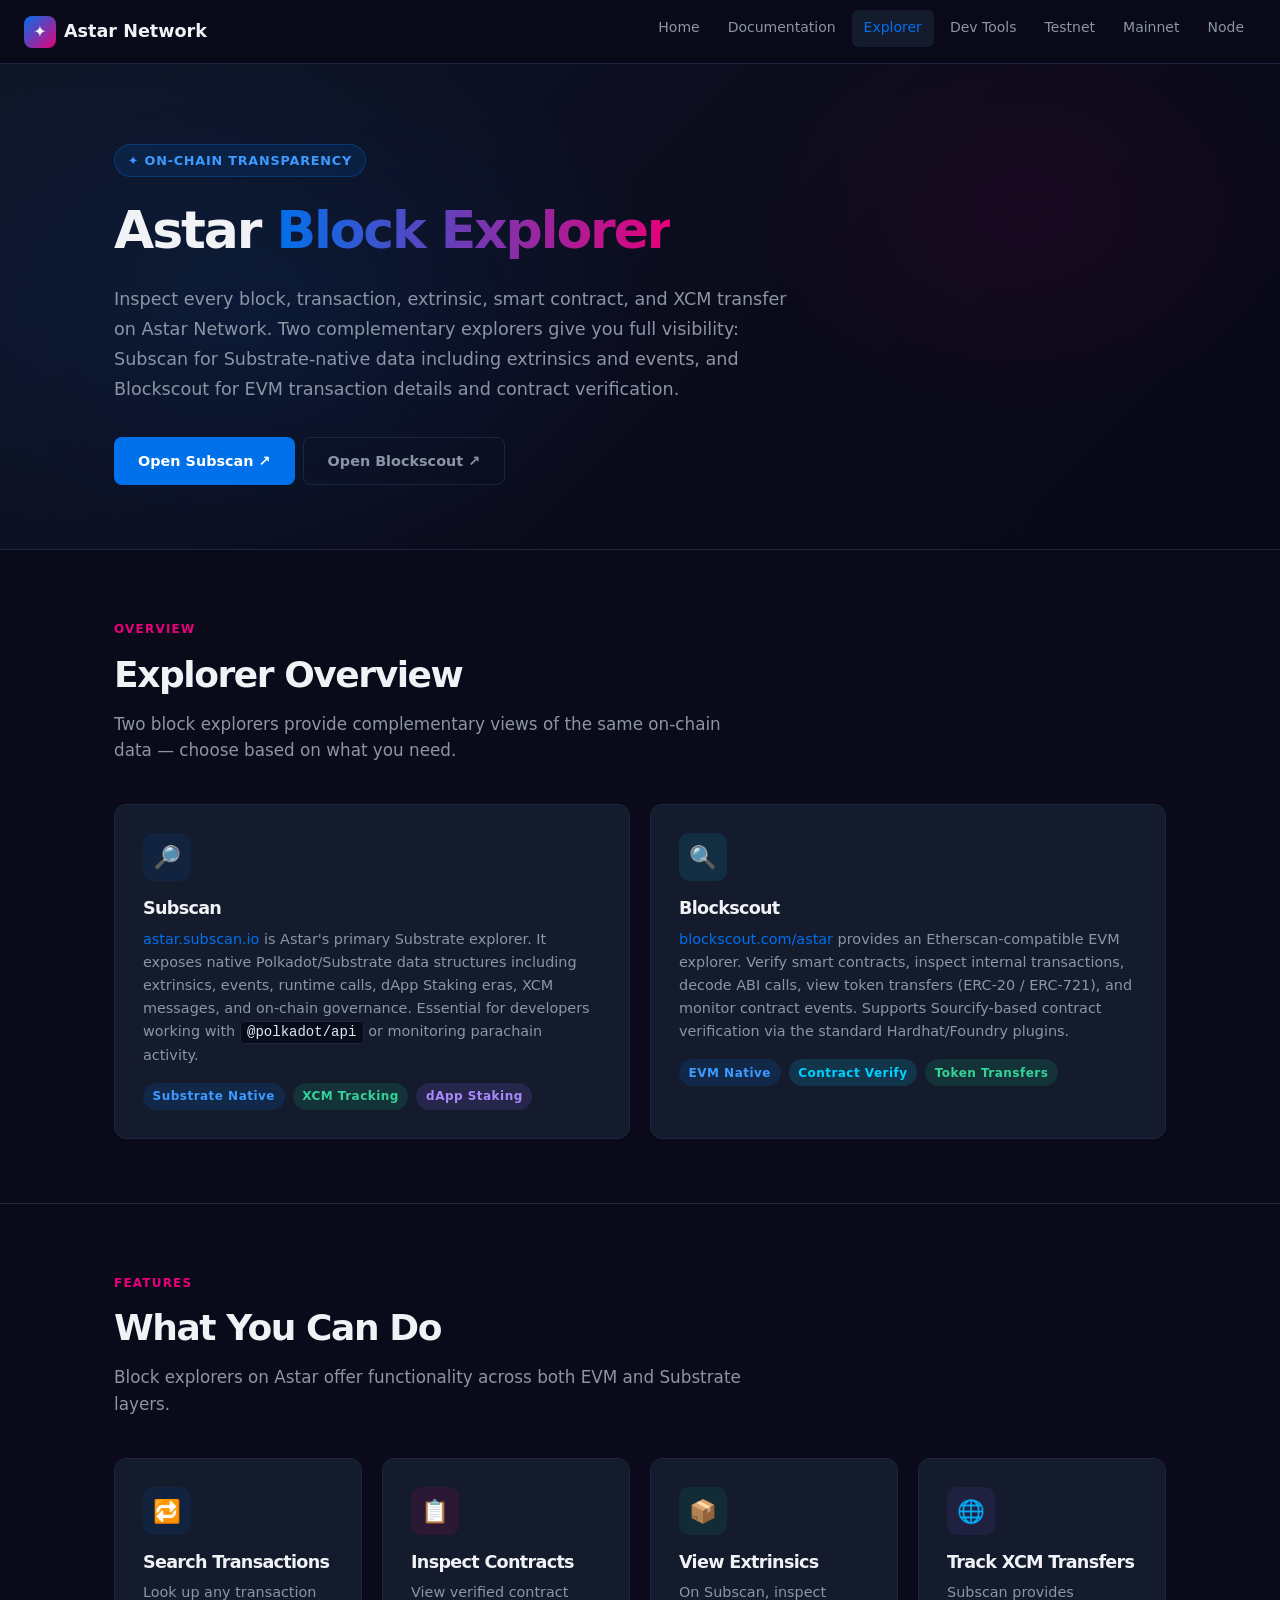
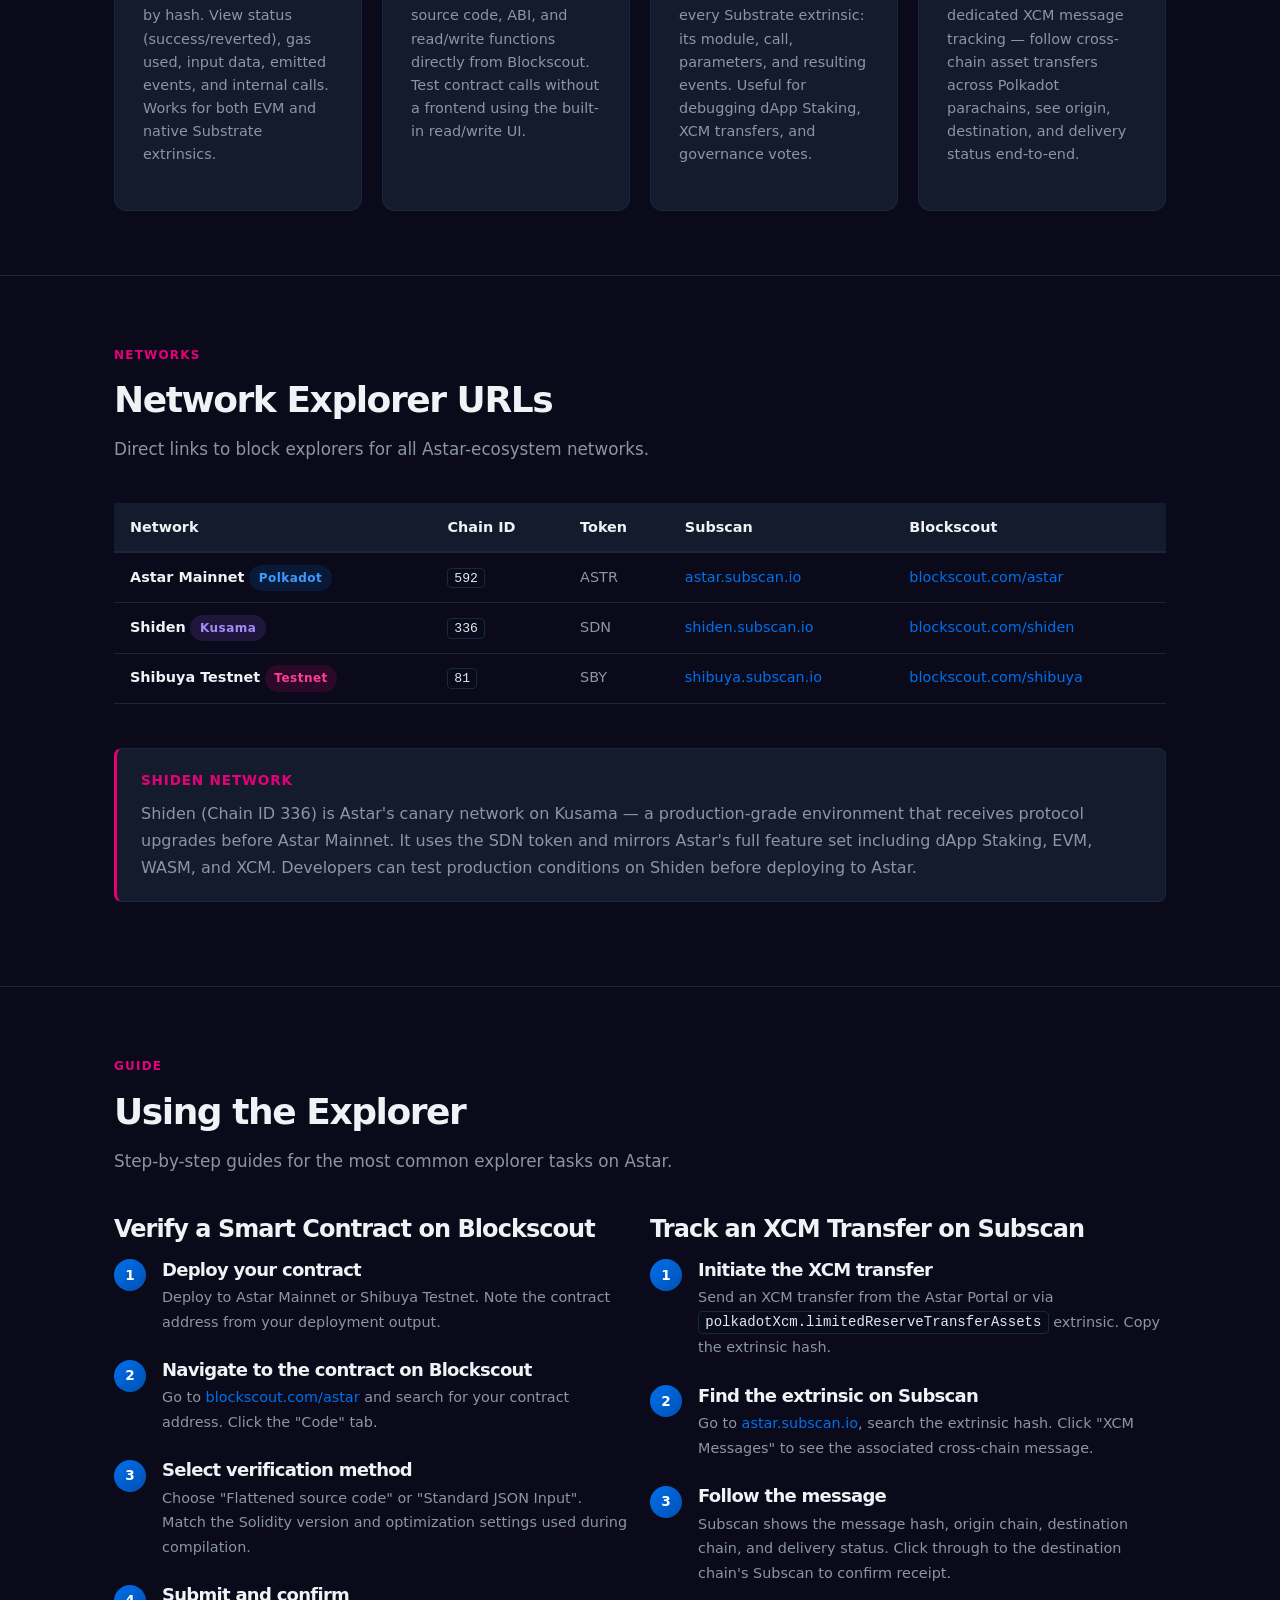
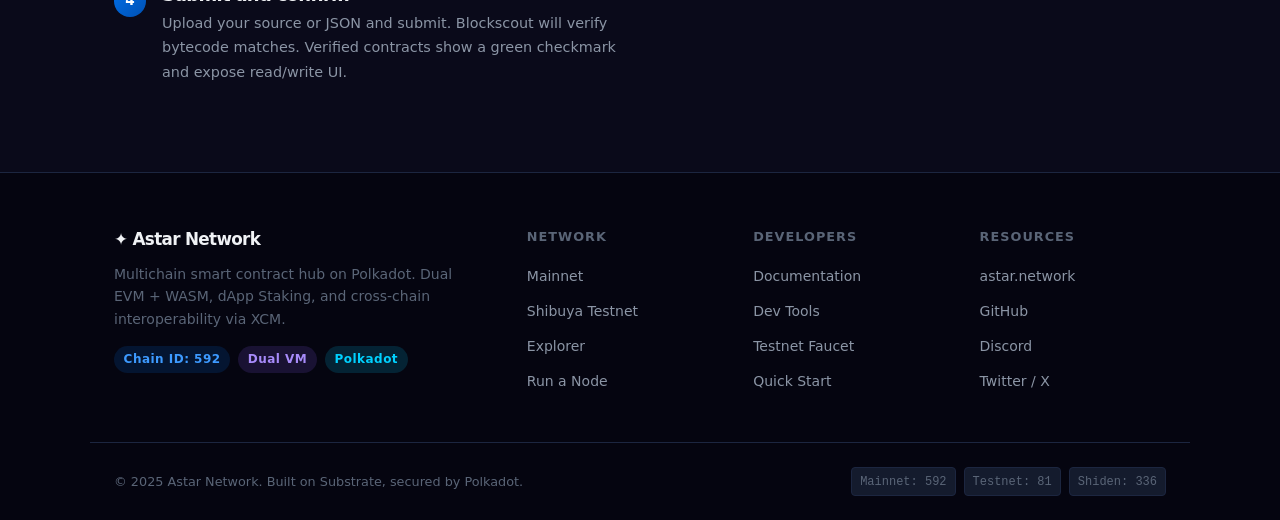
<file: explorer.html>
<!DOCTYPE html>
<html lang="en">
<head>
  <meta charset="UTF-8">
  <meta name="viewport" content="width=device-width, initial-scale=1">
  <title>Block Explorer — Astar Network</title>
  <meta name="description" content="Explore Astar Network blocks, transactions, extrinsics, XCM transfers, and smart contracts. Block explorer guides for Subscan and Blockscout.">
  <link rel="stylesheet" href="1de98341b7e33ab1.css">
  <link rel="stylesheet" href="style.css">
</head>
<body class="astar-page">

<nav class="astar-nav" aria-label="Primary navigation">
  <div class="astar-nav__inner">
    <a href="index.html" class="astar-nav__logo">
      <span class="astar-nav__logo-icon">✦</span>
      Astar Network
    </a>
    <button class="astar-nav__hamburger" aria-label="Toggle menu" aria-expanded="false">☰</button>
    <ul class="astar-nav__links">
      <li><a href="index.html">Home</a></li>
      <li><a href="documentation.html">Documentation</a></li>
      <li><a href="explorer.html" class="active">Explorer</a></li>
      <li><a href="development-tools.html">Dev Tools</a></li>
      <li><a href="testnet.html">Testnet</a></li>
      <li><a href="mainnet.html">Mainnet</a></li>
      <li><a href="node.html">Node</a></li>
    </ul>
  </div>
</nav>

<main class="astar-main">

  <!-- Hero -->
  <section class="astar-hero">
    <div class="astar-hero__inner">
      <div class="astar-hero__badge">✦ On-Chain Transparency</div>
      <h1 class="astar-hero__title">Astar <span class="highlight">Block Explorer</span></h1>
      <p class="astar-hero__desc">
        Inspect every block, transaction, extrinsic, smart contract, and XCM transfer on Astar Network. Two complementary explorers give you full visibility: Subscan for Substrate-native data including extrinsics and events, and Blockscout for EVM transaction details and contract verification.
      </p>
      <div class="flex flex-wrap gap-1">
        <a href="https://astar.subscan.io" target="_blank" class="btn btn-primary">Open Subscan ↗</a>
        <a href="https://blockscout.com/astar" target="_blank" class="btn btn-outline">Open Blockscout ↗</a>
      </div>
    </div>
  </section>

  <!-- Explorer Overview -->
  <section class="astar-section">
    <div class="astar-container">
      <div class="astar-section__header">
        <span class="astar-section__tag">Overview</span>
        <h2 class="astar-section__title">Explorer Overview</h2>
        <p class="astar-section__subtitle">Two block explorers provide complementary views of the same on-chain data — choose based on what you need.</p>
      </div>

      <div class="grid-2">
        <div class="astar-card">
          <div class="astar-card__icon">🔎</div>
          <h3 class="astar-card__title">Subscan</h3>
          <p class="astar-card__desc">
            <a href="https://astar.subscan.io/" target="_blank">astar.subscan.io</a> is Astar's primary Substrate explorer. It exposes native Polkadot/Substrate data structures including extrinsics, events, runtime calls, dApp Staking eras, XCM messages, and on-chain governance. Essential for developers working with <code>@polkadot/api</code> or monitoring parachain activity.
          </p>
          <div class="flex flex-wrap gap-1 mt-2">
            <span class="badge badge-blue">Substrate Native</span>
            <span class="badge badge-green">XCM Tracking</span>
            <span class="badge badge-purple">dApp Staking</span>
          </div>
        </div>
        <div class="astar-card">
          <div class="astar-card__icon astar-card__icon--cyan">🔍</div>
          <h3 class="astar-card__title">Blockscout</h3>
          <p class="astar-card__desc">
            <a href="https://blockscout.com/astar" target="_blank">blockscout.com/astar</a> provides an Etherscan-compatible EVM explorer. Verify smart contracts, inspect internal transactions, decode ABI calls, view token transfers (ERC-20 / ERC-721), and monitor contract events. Supports Sourcify-based contract verification via the standard Hardhat/Foundry plugins.
          </p>
          <div class="flex flex-wrap gap-1 mt-2">
            <span class="badge badge-blue">EVM Native</span>
            <span class="badge badge-cyan">Contract Verify</span>
            <span class="badge badge-green">Token Transfers</span>
          </div>
        </div>
      </div>
    </div>
  </section>

  <!-- What You Can Do -->
  <section class="astar-section">
    <div class="astar-container">
      <div class="astar-section__header">
        <span class="astar-section__tag">Features</span>
        <h2 class="astar-section__title">What You Can Do</h2>
        <p class="astar-section__subtitle">Block explorers on Astar offer functionality across both EVM and Substrate layers.</p>
      </div>
      <div class="grid-4">
        <div class="astar-card">
          <div class="astar-card__icon">🔁</div>
          <h3 class="astar-card__title">Search Transactions</h3>
          <p class="astar-card__desc">Look up any transaction by hash. View status (success/reverted), gas used, input data, emitted events, and internal calls. Works for both EVM and native Substrate extrinsics.</p>
        </div>
        <div class="astar-card">
          <div class="astar-card__icon astar-card__icon--pink">📋</div>
          <h3 class="astar-card__title">Inspect Contracts</h3>
          <p class="astar-card__desc">View verified contract source code, ABI, and read/write functions directly from Blockscout. Test contract calls without a frontend using the built-in read/write UI.</p>
        </div>
        <div class="astar-card">
          <div class="astar-card__icon astar-card__icon--green">📦</div>
          <h3 class="astar-card__title">View Extrinsics</h3>
          <p class="astar-card__desc">On Subscan, inspect every Substrate extrinsic: its module, call, parameters, and resulting events. Useful for debugging dApp Staking, XCM transfers, and governance votes.</p>
        </div>
        <div class="astar-card">
          <div class="astar-card__icon astar-card__icon--purple">🌐</div>
          <h3 class="astar-card__title">Track XCM Transfers</h3>
          <p class="astar-card__desc">Subscan provides dedicated XCM message tracking — follow cross-chain asset transfers across Polkadot parachains, see origin, destination, and delivery status end-to-end.</p>
        </div>
      </div>
    </div>
  </section>

  <!-- Network Explorers Table -->
  <section class="astar-section">
    <div class="astar-container">
      <div class="astar-section__header">
        <span class="astar-section__tag">Networks</span>
        <h2 class="astar-section__title">Network Explorer URLs</h2>
        <p class="astar-section__subtitle">Direct links to block explorers for all Astar-ecosystem networks.</p>
      </div>
      <div style="overflow-x:auto;">
        <table class="astar-table">
          <thead>
            <tr>
              <th>Network</th>
              <th>Chain ID</th>
              <th>Token</th>
              <th>Subscan</th>
              <th>Blockscout</th>
            </tr>
          </thead>
          <tbody>
            <tr>
              <td><strong>Astar Mainnet</strong> <span class="badge badge-blue">Polkadot</span></td>
              <td><code>592</code></td>
              <td>ASTR</td>
              <td><a href="https://astar.subscan.io" target="_blank">astar.subscan.io</a></td>
              <td><a href="https://blockscout.com/astar" target="_blank">blockscout.com/astar</a></td>
            </tr>
            <tr>
              <td><strong>Shiden</strong> <span class="badge badge-purple">Kusama</span></td>
              <td><code>336</code></td>
              <td>SDN</td>
              <td><a href="https://shiden.subscan.io" target="_blank">shiden.subscan.io</a></td>
              <td><a href="https://blockscout.com/shiden" target="_blank">blockscout.com/shiden</a></td>
            </tr>
            <tr>
              <td><strong>Shibuya Testnet</strong> <span class="badge badge-pink">Testnet</span></td>
              <td><code>81</code></td>
              <td>SBY</td>
              <td><a href="https://shibuya.subscan.io" target="_blank">shibuya.subscan.io</a></td>
              <td><a href="https://blockscout.com/shibuya" target="_blank">blockscout.com/shibuya</a></td>
            </tr>
          </tbody>
        </table>
      </div>

      <div class="info-box info-box--pink mt-3">
        <div class="info-box__title">Shiden Network</div>
        <p class="mb-0">Shiden (Chain ID 336) is Astar's canary network on Kusama — a production-grade environment that receives protocol upgrades before Astar Mainnet. It uses the SDN token and mirrors Astar's full feature set including dApp Staking, EVM, WASM, and XCM. Developers can test production conditions on Shiden before deploying to Astar.</p>
      </div>
    </div>
  </section>

  <!-- Using the Explorer -->
  <section class="astar-section">
    <div class="astar-container">
      <div class="astar-section__header">
        <span class="astar-section__tag">Guide</span>
        <h2 class="astar-section__title">Using the Explorer</h2>
        <p class="astar-section__subtitle">Step-by-step guides for the most common explorer tasks on Astar.</p>
      </div>

      <div class="grid-2">
        <div>
          <h3>Verify a Smart Contract on Blockscout</h3>
          <ol class="step-list">
            <li>
              <div class="step-content">
                <h4>Deploy your contract</h4>
                <p>Deploy to Astar Mainnet or Shibuya Testnet. Note the contract address from your deployment output.</p>
              </div>
            </li>
            <li>
              <div class="step-content">
                <h4>Navigate to the contract on Blockscout</h4>
                <p>Go to <a href="https://blockscout.com/astar" target="_blank">blockscout.com/astar</a> and search for your contract address. Click the "Code" tab.</p>
              </div>
            </li>
            <li>
              <div class="step-content">
                <h4>Select verification method</h4>
                <p>Choose "Flattened source code" or "Standard JSON Input". Match the Solidity version and optimization settings used during compilation.</p>
              </div>
            </li>
            <li>
              <div class="step-content">
                <h4>Submit and confirm</h4>
                <p>Upload your source or JSON and submit. Blockscout will verify bytecode matches. Verified contracts show a green checkmark and expose read/write UI.</p>
              </div>
            </li>
          </ol>
        </div>
        <div>
          <h3>Track an XCM Transfer on Subscan</h3>
          <ol class="step-list">
            <li>
              <div class="step-content">
                <h4>Initiate the XCM transfer</h4>
                <p>Send an XCM transfer from the Astar Portal or via <code>polkadotXcm.limitedReserveTransferAssets</code> extrinsic. Copy the extrinsic hash.</p>
              </div>
            </li>
            <li>
              <div class="step-content">
                <h4>Find the extrinsic on Subscan</h4>
                <p>Go to <a href="https://astar.subscan.io" target="_blank">astar.subscan.io</a>, search the extrinsic hash. Click "XCM Messages" to see the associated cross-chain message.</p>
              </div>
            </li>
            <li>
              <div class="step-content">
                <h4>Follow the message</h4>
                <p>Subscan shows the message hash, origin chain, destination chain, and delivery status. Click through to the destination chain's Subscan to confirm receipt.</p>
              </div>
            </li>
          </ol>
        </div>
      </div>
    </div>
  </section>

</main>

<footer class="astar-footer">
  <div class="astar-footer__grid">
    <div class="astar-footer__brand">
      <h3>✦ Astar Network</h3>
      <p>Multichain smart contract hub on Polkadot. Dual EVM + WASM, dApp Staking, and cross-chain interoperability via XCM.</p>
      <div class="flex flex-wrap gap-1">
        <span class="badge badge-blue">Chain ID: 592</span>
        <span class="badge badge-purple">Dual VM</span>
        <span class="badge badge-cyan">Polkadot</span>
      </div>
    </div>
    <div class="astar-footer__col">
      <h4>Network</h4>
      <ul>
        <li><a href="mainnet.html">Mainnet</a></li>
        <li><a href="testnet.html">Shibuya Testnet</a></li>
        <li><a href="explorer.html">Explorer</a></li>
        <li><a href="node.html">Run a Node</a></li>
      </ul>
    </div>
    <div class="astar-footer__col">
      <h4>Developers</h4>
      <ul>
        <li><a href="documentation.html">Documentation</a></li>
        <li><a href="development-tools.html">Dev Tools</a></li>
        <li><a href="testnet.html">Testnet Faucet</a></li>
        <li><a href="documentation.html#quickstart">Quick Start</a></li>
      </ul>
    </div>
    <div class="astar-footer__col">
      <h4>Resources</h4>
      <ul>
        <li><a href="https://astar.network" target="_blank">astar.network</a></li>
        <li><a href="https://github.com/AstarNetwork" target="_blank">GitHub</a></li>
        <li><a href="https://discord.gg/astarnetwork" target="_blank">Discord</a></li>
        <li><a href="https://twitter.com/AstarNetwork" target="_blank">Twitter / X</a></li>
      </ul>
    </div>
  </div>
  <div class="astar-footer__bottom">
    <p>© 2025 Astar Network. Built on Substrate, secured by Polkadot.</p>
    <div class="astar-footer__chips">
      <span class="astar-footer__chip">Mainnet: 592</span>
      <span class="astar-footer__chip">Testnet: 81</span>
      <span class="astar-footer__chip">Shiden: 336</span>
    </div>
  </div>
</footer>

<script>
  const btn = document.querySelector('.astar-nav__hamburger');
  const links = document.querySelector('.astar-nav__links');
  if (btn && links) {
    btn.addEventListener('click', () => {
      const open = links.classList.toggle('open');
      btn.setAttribute('aria-expanded', String(open));
    });
  }
</script>
</body>
</html>
</file>
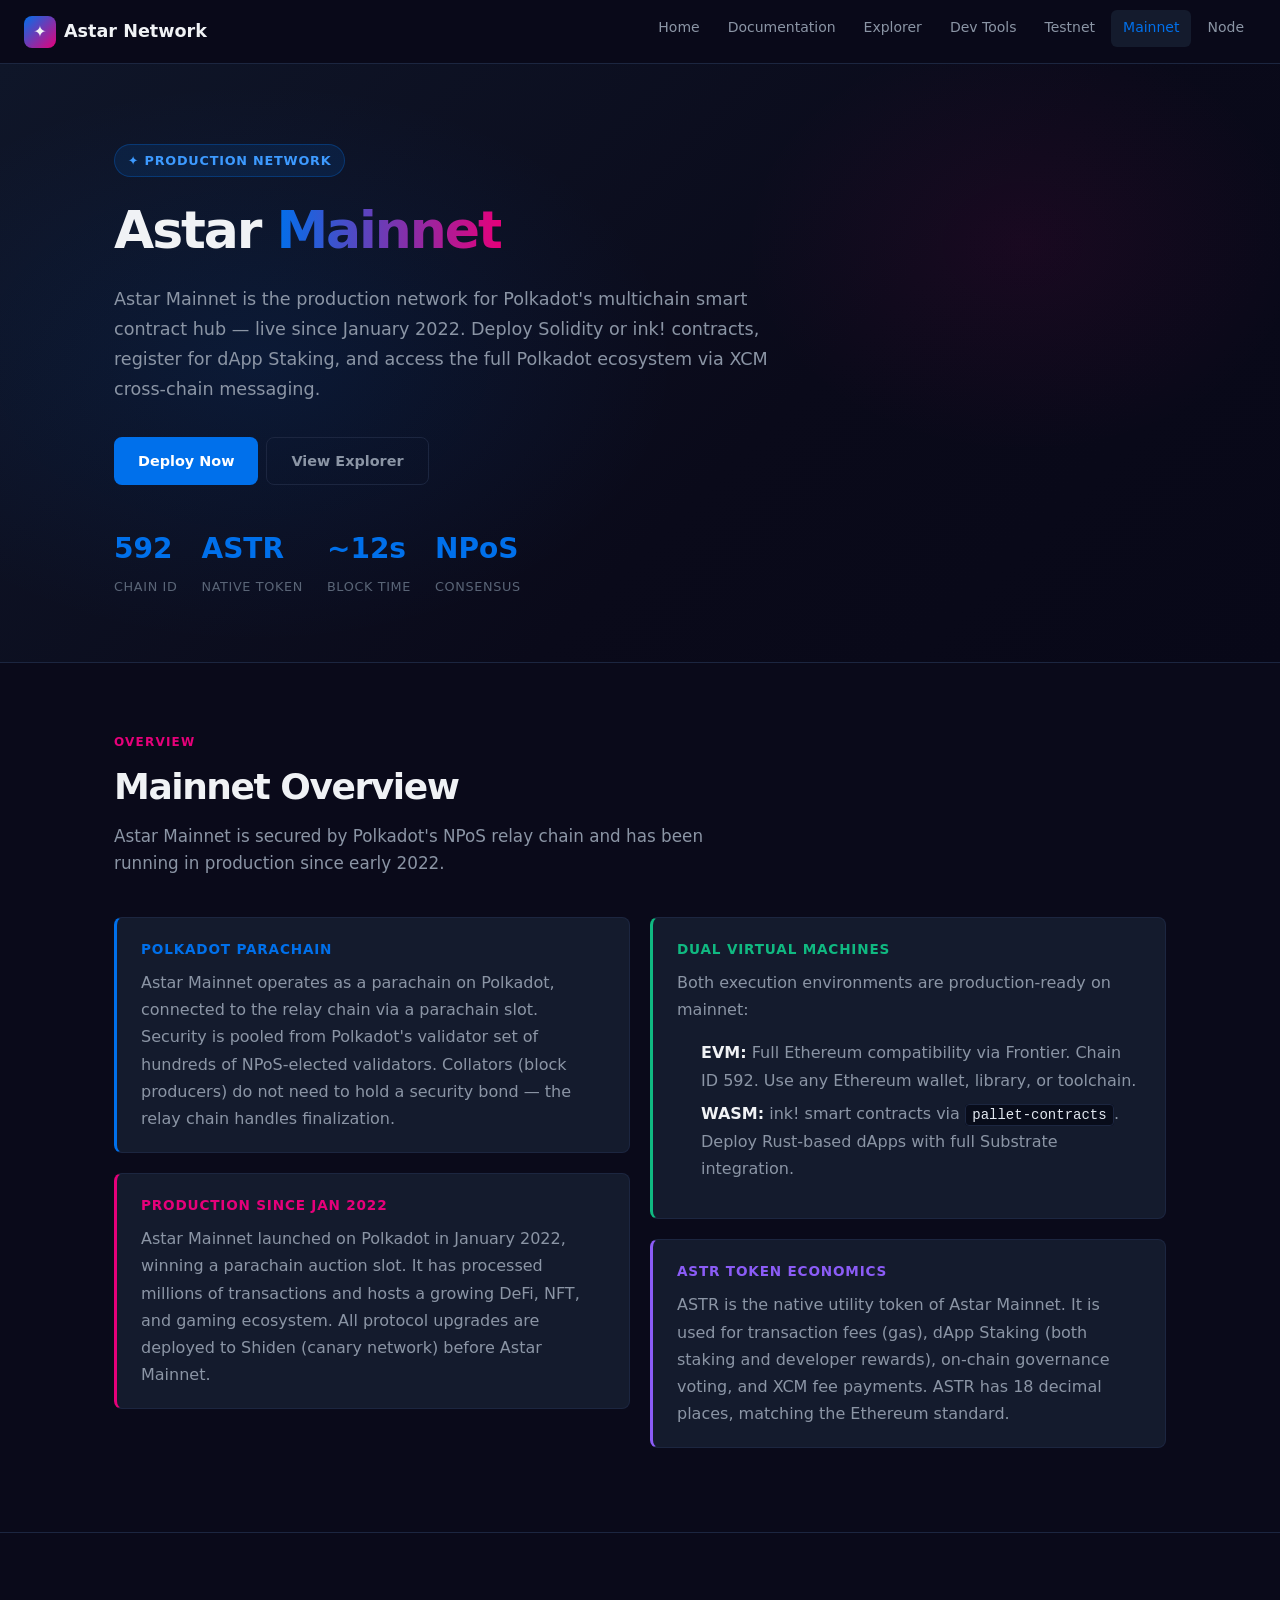
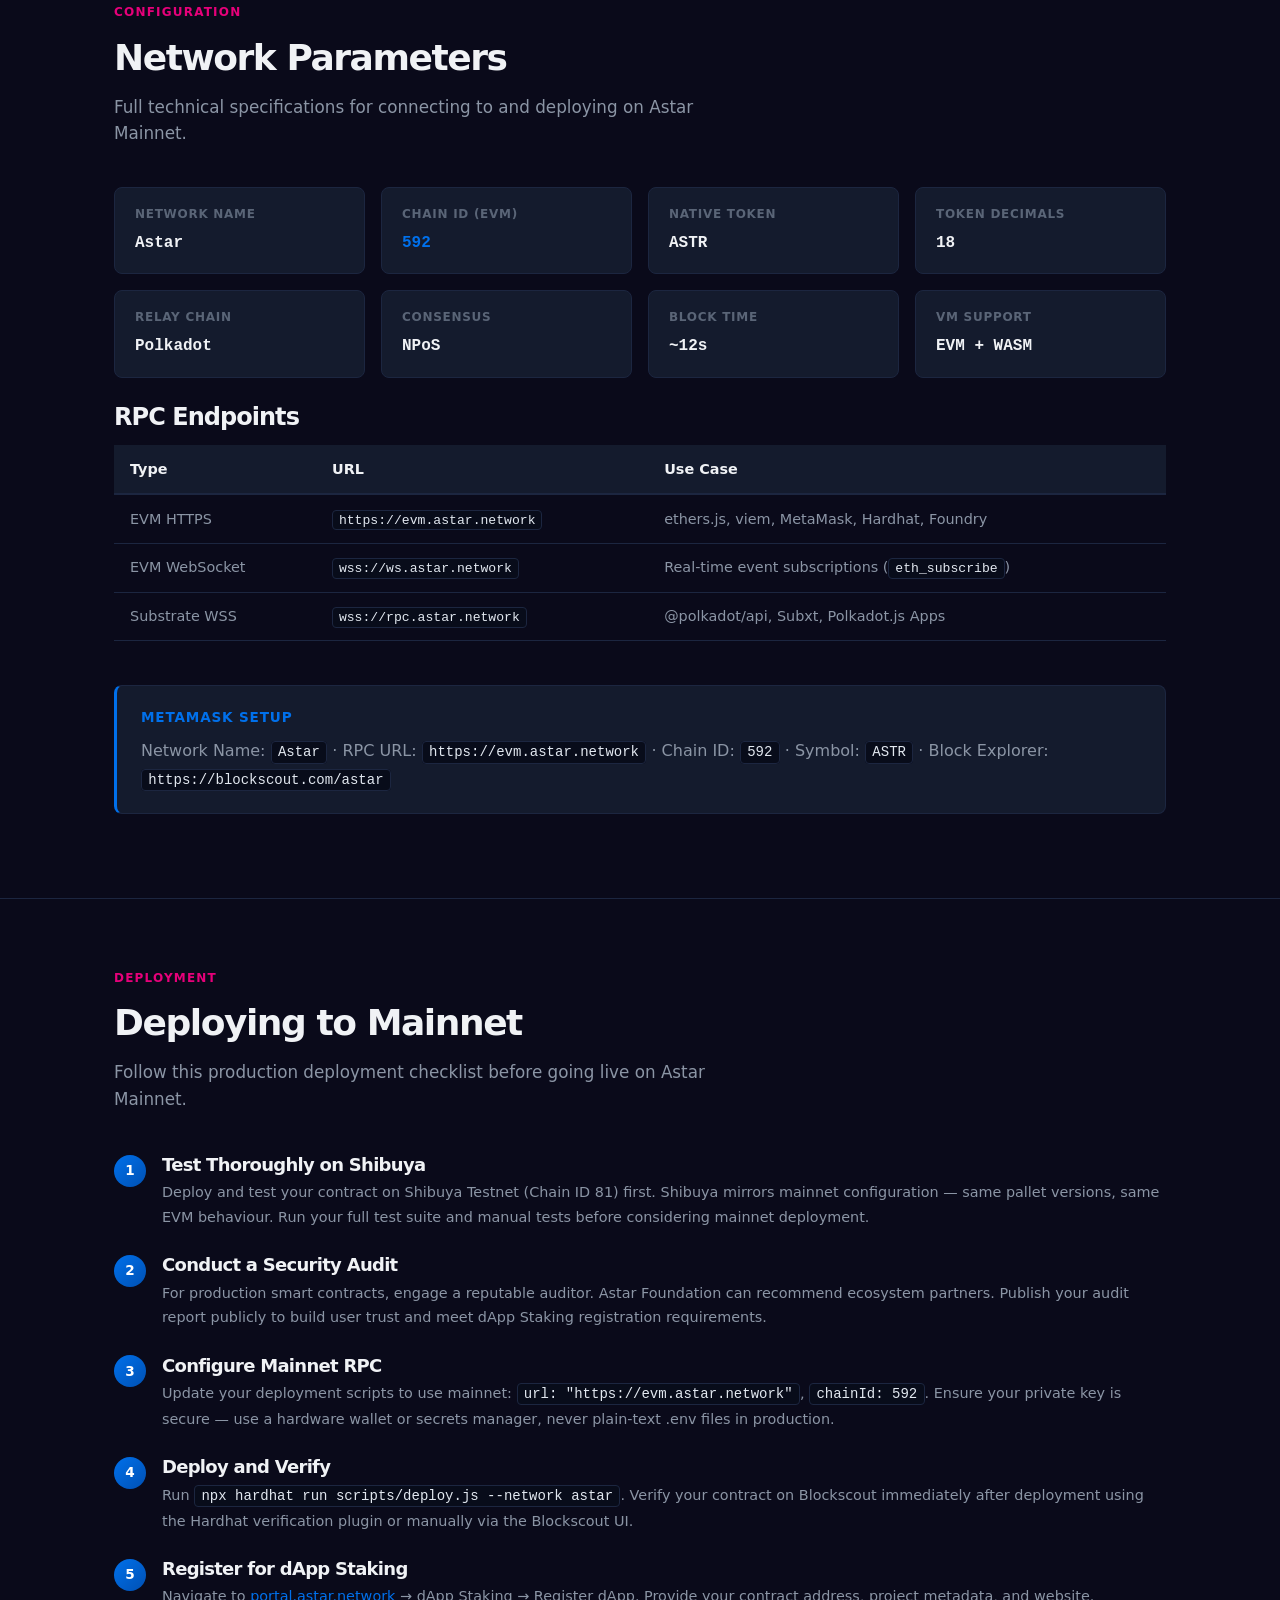
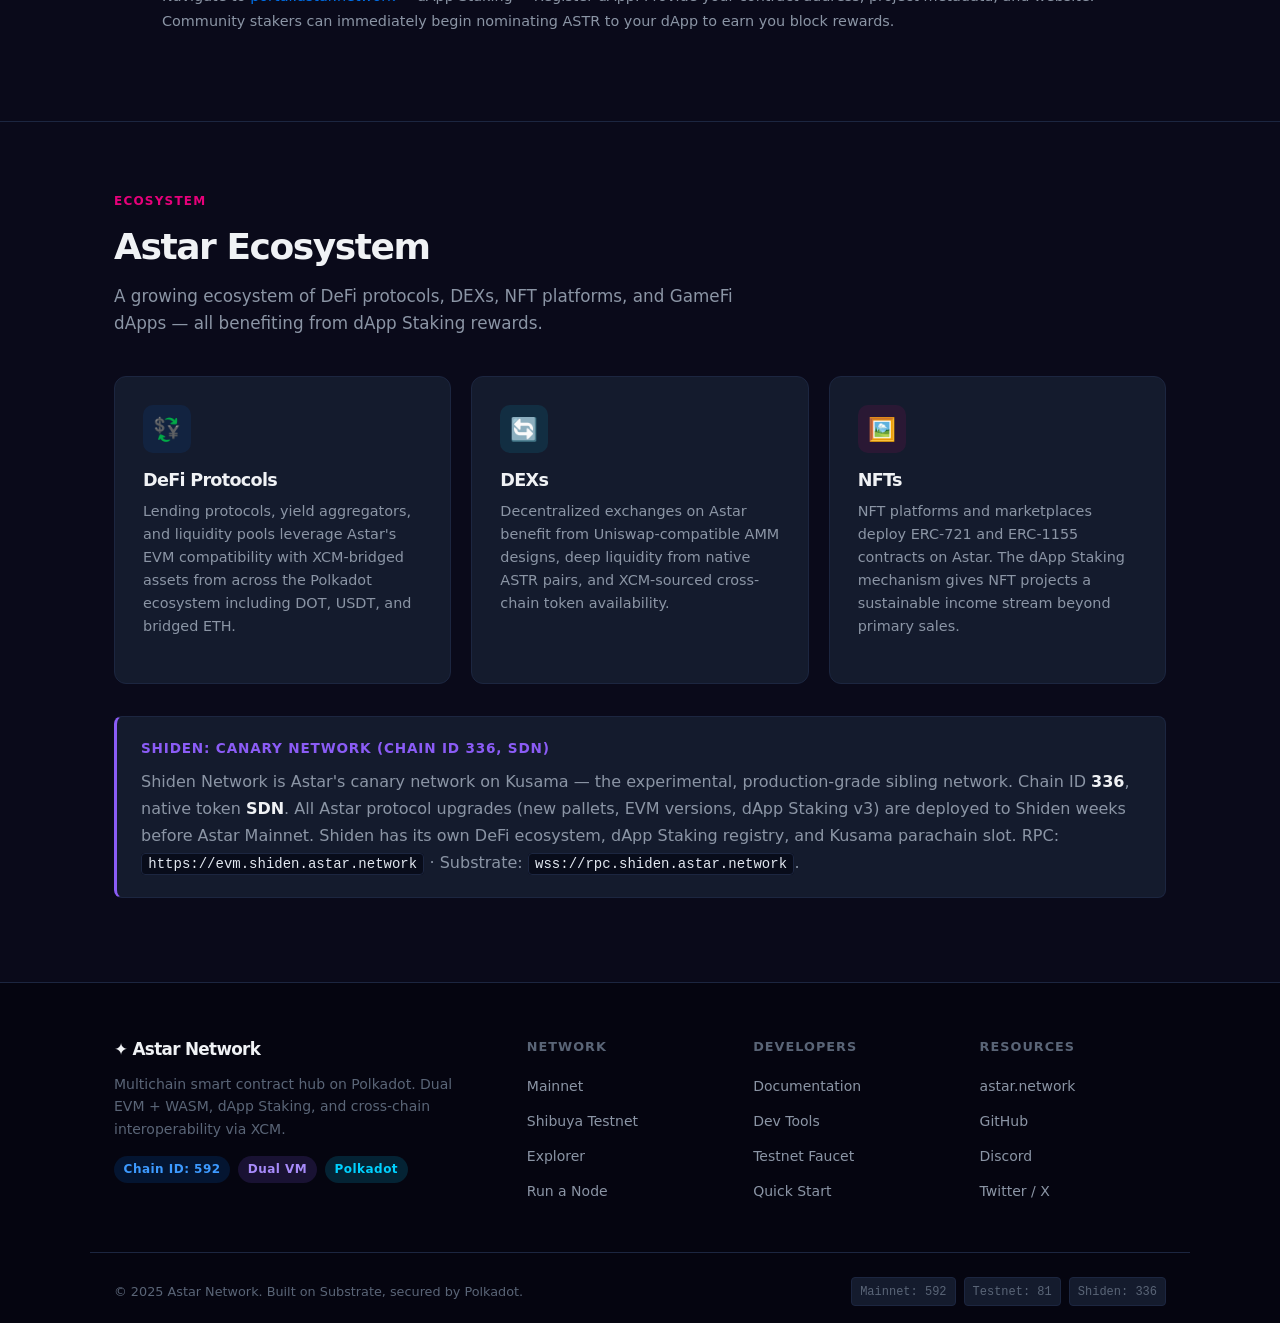
<file: mainnet.html>
<!DOCTYPE html>
<html lang="en">
<head>
  <meta charset="UTF-8">
  <meta name="viewport" content="width=device-width, initial-scale=1">
  <title>Mainnet — Astar Network</title>
  <meta name="description" content="Astar Mainnet guide: Chain ID 592, ASTR token, Polkadot parachain, EVM and WASM smart contracts, dApp Staking, and deployment steps.">
  <link rel="stylesheet" href="1de98341b7e33ab1.css">
  <link rel="stylesheet" href="style.css">
</head>
<body class="astar-page">

<nav class="astar-nav" aria-label="Primary navigation">
  <div class="astar-nav__inner">
    <a href="index.html" class="astar-nav__logo">
      <span class="astar-nav__logo-icon">✦</span>
      Astar Network
    </a>
    <button class="astar-nav__hamburger" aria-label="Toggle menu" aria-expanded="false">☰</button>
    <ul class="astar-nav__links">
      <li><a href="index.html">Home</a></li>
      <li><a href="documentation.html">Documentation</a></li>
      <li><a href="explorer.html">Explorer</a></li>
      <li><a href="development-tools.html">Dev Tools</a></li>
      <li><a href="testnet.html">Testnet</a></li>
      <li><a href="mainnet.html" class="active">Mainnet</a></li>
      <li><a href="node.html">Node</a></li>
    </ul>
  </div>
</nav>

<main class="astar-main">

  <!-- Hero -->
  <section class="astar-hero">
    <div class="astar-hero__inner">
      <div class="astar-hero__badge">✦ Production Network</div>
      <h1 class="astar-hero__title">Astar <span class="highlight">Mainnet</span></h1>
      <p class="astar-hero__desc">
        Astar Mainnet is the production network for Polkadot's multichain smart contract hub — live since January 2022. Deploy Solidity or ink! contracts, register for dApp Staking, and access the full Polkadot ecosystem via XCM cross-chain messaging.
      </p>
      <div class="flex flex-wrap gap-1">
        <a href="development-tools.html" class="btn btn-primary">Deploy Now</a>
        <a href="explorer.html" class="btn btn-outline">View Explorer</a>
      </div>
      <div class="astar-hero__stats">
        <div class="astar-hero__stat">
          <span class="astar-hero__stat-value">592</span>
          <span class="astar-hero__stat-label">Chain ID</span>
        </div>
        <div class="astar-hero__stat">
          <span class="astar-hero__stat-value">ASTR</span>
          <span class="astar-hero__stat-label">Native Token</span>
        </div>
        <div class="astar-hero__stat">
          <span class="astar-hero__stat-value">~12s</span>
          <span class="astar-hero__stat-label">Block Time</span>
        </div>
        <div class="astar-hero__stat">
          <span class="astar-hero__stat-value">NPoS</span>
          <span class="astar-hero__stat-label">Consensus</span>
        </div>
      </div>
    </div>
  </section>

  <!-- Mainnet Overview -->
  <section class="astar-section">
    <div class="astar-container">
      <div class="astar-section__header">
        <span class="astar-section__tag">Overview</span>
        <h2 class="astar-section__title">Mainnet Overview</h2>
        <p class="astar-section__subtitle">Astar Mainnet is secured by Polkadot's NPoS relay chain and has been running in production since early 2022.</p>
      </div>

      <div class="grid-2">
        <div>
          <div class="info-box">
            <div class="info-box__title">Polkadot Parachain</div>
            <p class="mb-0">Astar Mainnet operates as a parachain on Polkadot, connected to the relay chain via a parachain slot. Security is pooled from Polkadot's validator set of hundreds of NPoS-elected validators. Collators (block producers) do not need to hold a security bond — the relay chain handles finalization.</p>
          </div>
          <div class="info-box info-box--pink mt-2">
            <div class="info-box__title">Production Since Jan 2022</div>
            <p class="mb-0">Astar Mainnet launched on Polkadot in January 2022, winning a parachain auction slot. It has processed millions of transactions and hosts a growing DeFi, NFT, and gaming ecosystem. All protocol upgrades are deployed to Shiden (canary network) before Astar Mainnet.</p>
          </div>
        </div>
        <div>
          <div class="info-box info-box--green">
            <div class="info-box__title">Dual Virtual Machines</div>
            <p>Both execution environments are production-ready on mainnet:</p>
            <ul>
              <li><strong>EVM:</strong> Full Ethereum compatibility via Frontier. Chain ID 592. Use any Ethereum wallet, library, or toolchain.</li>
              <li><strong>WASM:</strong> ink! smart contracts via <code>pallet-contracts</code>. Deploy Rust-based dApps with full Substrate integration.</li>
            </ul>
          </div>
          <div class="info-box info-box--purple mt-2">
            <div class="info-box__title">ASTR Token Economics</div>
            <p class="mb-0">ASTR is the native utility token of Astar Mainnet. It is used for transaction fees (gas), dApp Staking (both staking and developer rewards), on-chain governance voting, and XCM fee payments. ASTR has 18 decimal places, matching the Ethereum standard.</p>
          </div>
        </div>
      </div>
    </div>
  </section>

  <!-- Network Parameters -->
  <section class="astar-section">
    <div class="astar-container">
      <div class="astar-section__header">
        <span class="astar-section__tag">Configuration</span>
        <h2 class="astar-section__title">Network Parameters</h2>
        <p class="astar-section__subtitle">Full technical specifications for connecting to and deploying on Astar Mainnet.</p>
      </div>

      <div class="spec-grid">
        <div class="spec-item">
          <div class="spec-item__label">Network Name</div>
          <div class="spec-item__value">Astar</div>
        </div>
        <div class="spec-item">
          <div class="spec-item__label">Chain ID (EVM)</div>
          <div class="spec-item__value spec-item__value--blue">592</div>
        </div>
        <div class="spec-item">
          <div class="spec-item__label">Native Token</div>
          <div class="spec-item__value">ASTR</div>
        </div>
        <div class="spec-item">
          <div class="spec-item__label">Token Decimals</div>
          <div class="spec-item__value">18</div>
        </div>
        <div class="spec-item">
          <div class="spec-item__label">Relay Chain</div>
          <div class="spec-item__value">Polkadot</div>
        </div>
        <div class="spec-item">
          <div class="spec-item__label">Consensus</div>
          <div class="spec-item__value">NPoS</div>
        </div>
        <div class="spec-item">
          <div class="spec-item__label">Block Time</div>
          <div class="spec-item__value">~12s</div>
        </div>
        <div class="spec-item">
          <div class="spec-item__label">VM Support</div>
          <div class="spec-item__value">EVM + WASM</div>
        </div>
      </div>

      <h3>RPC Endpoints</h3>
      <div style="overflow-x:auto; margin-bottom:1.5rem;">
        <table class="astar-table">
          <thead>
            <tr>
              <th>Type</th>
              <th>URL</th>
              <th>Use Case</th>
            </tr>
          </thead>
          <tbody>
            <tr>
              <td>EVM HTTPS</td>
              <td><code>https://evm.astar.network</code></td>
              <td>ethers.js, viem, MetaMask, Hardhat, Foundry</td>
            </tr>
            <tr>
              <td>EVM WebSocket</td>
              <td><code>wss://ws.astar.network</code></td>
              <td>Real-time event subscriptions (<code>eth_subscribe</code>)</td>
            </tr>
            <tr>
              <td>Substrate WSS</td>
              <td><code>wss://rpc.astar.network</code></td>
              <td>@polkadot/api, Subxt, Polkadot.js Apps</td>
            </tr>
          </tbody>
        </table>
      </div>

      <div class="info-box">
        <div class="info-box__title">MetaMask Setup</div>
        <p class="mb-0">Network Name: <code>Astar</code> · RPC URL: <code>https://evm.astar.network</code> · Chain ID: <code>592</code> · Symbol: <code>ASTR</code> · Block Explorer: <code>https://blockscout.com/astar</code></p>
      </div>
    </div>
  </section>

  <!-- Deploying to Mainnet -->
  <section class="astar-section">
    <div class="astar-container">
      <div class="astar-section__header">
        <span class="astar-section__tag">Deployment</span>
        <h2 class="astar-section__title">Deploying to Mainnet</h2>
        <p class="astar-section__subtitle">Follow this production deployment checklist before going live on Astar Mainnet.</p>
      </div>

      <ol class="step-list">
        <li>
          <div class="step-content">
            <h4>Test Thoroughly on Shibuya</h4>
            <p>Deploy and test your contract on Shibuya Testnet (Chain ID 81) first. Shibuya mirrors mainnet configuration — same pallet versions, same EVM behaviour. Run your full test suite and manual tests before considering mainnet deployment.</p>
          </div>
        </li>
        <li>
          <div class="step-content">
            <h4>Conduct a Security Audit</h4>
            <p>For production smart contracts, engage a reputable auditor. Astar Foundation can recommend ecosystem partners. Publish your audit report publicly to build user trust and meet dApp Staking registration requirements.</p>
          </div>
        </li>
        <li>
          <div class="step-content">
            <h4>Configure Mainnet RPC</h4>
            <p>Update your deployment scripts to use mainnet: <code>url: "https://evm.astar.network"</code>, <code>chainId: 592</code>. Ensure your private key is secure — use a hardware wallet or secrets manager, never plain-text .env files in production.</p>
          </div>
        </li>
        <li>
          <div class="step-content">
            <h4>Deploy and Verify</h4>
            <p>Run <code>npx hardhat run scripts/deploy.js --network astar</code>. Verify your contract on Blockscout immediately after deployment using the Hardhat verification plugin or manually via the Blockscout UI.</p>
          </div>
        </li>
        <li>
          <div class="step-content">
            <h4>Register for dApp Staking</h4>
            <p>Navigate to <a href="https://portal.astar.network" target="_blank">portal.astar.network</a> → dApp Staking → Register dApp. Provide your contract address, project metadata, and website. Community stakers can immediately begin nominating ASTR to your dApp to earn you block rewards.</p>
          </div>
        </li>
      </ol>
    </div>
  </section>

  <!-- Ecosystem -->
  <section class="astar-section">
    <div class="astar-container">
      <div class="astar-section__header">
        <span class="astar-section__tag">Ecosystem</span>
        <h2 class="astar-section__title">Astar Ecosystem</h2>
        <p class="astar-section__subtitle">A growing ecosystem of DeFi protocols, DEXs, NFT platforms, and GameFi dApps — all benefiting from dApp Staking rewards.</p>
      </div>

      <div class="grid-3 mb-4">
        <div class="astar-card">
          <div class="astar-card__icon">💱</div>
          <h3 class="astar-card__title">DeFi Protocols</h3>
          <p class="astar-card__desc">Lending protocols, yield aggregators, and liquidity pools leverage Astar's EVM compatibility with XCM-bridged assets from across the Polkadot ecosystem including DOT, USDT, and bridged ETH.</p>
        </div>
        <div class="astar-card">
          <div class="astar-card__icon astar-card__icon--cyan">🔄</div>
          <h3 class="astar-card__title">DEXs</h3>
          <p class="astar-card__desc">Decentralized exchanges on Astar benefit from Uniswap-compatible AMM designs, deep liquidity from native ASTR pairs, and XCM-sourced cross-chain token availability.</p>
        </div>
        <div class="astar-card">
          <div class="astar-card__icon astar-card__icon--pink">🖼️</div>
          <h3 class="astar-card__title">NFTs</h3>
          <p class="astar-card__desc">NFT platforms and marketplaces deploy ERC-721 and ERC-1155 contracts on Astar. The dApp Staking mechanism gives NFT projects a sustainable income stream beyond primary sales.</p>
        </div>
      </div>

      <div class="info-box info-box--purple">
        <div class="info-box__title">Shiden: Canary Network (Chain ID 336, SDN)</div>
        <p class="mb-0">Shiden Network is Astar's canary network on Kusama — the experimental, production-grade sibling network. Chain ID <strong>336</strong>, native token <strong>SDN</strong>. All Astar protocol upgrades (new pallets, EVM versions, dApp Staking v3) are deployed to Shiden weeks before Astar Mainnet. Shiden has its own DeFi ecosystem, dApp Staking registry, and Kusama parachain slot. RPC: <code>https://evm.shiden.astar.network</code> · Substrate: <code>wss://rpc.shiden.astar.network</code>.</p>
      </div>
    </div>
  </section>

</main>

<footer class="astar-footer">
  <div class="astar-footer__grid">
    <div class="astar-footer__brand">
      <h3>✦ Astar Network</h3>
      <p>Multichain smart contract hub on Polkadot. Dual EVM + WASM, dApp Staking, and cross-chain interoperability via XCM.</p>
      <div class="flex flex-wrap gap-1">
        <span class="badge badge-blue">Chain ID: 592</span>
        <span class="badge badge-purple">Dual VM</span>
        <span class="badge badge-cyan">Polkadot</span>
      </div>
    </div>
    <div class="astar-footer__col">
      <h4>Network</h4>
      <ul>
        <li><a href="mainnet.html">Mainnet</a></li>
        <li><a href="testnet.html">Shibuya Testnet</a></li>
        <li><a href="explorer.html">Explorer</a></li>
        <li><a href="node.html">Run a Node</a></li>
      </ul>
    </div>
    <div class="astar-footer__col">
      <h4>Developers</h4>
      <ul>
        <li><a href="documentation.html">Documentation</a></li>
        <li><a href="development-tools.html">Dev Tools</a></li>
        <li><a href="testnet.html">Testnet Faucet</a></li>
        <li><a href="documentation.html#quickstart">Quick Start</a></li>
      </ul>
    </div>
    <div class="astar-footer__col">
      <h4>Resources</h4>
      <ul>
        <li><a href="https://astar.network" target="_blank">astar.network</a></li>
        <li><a href="https://github.com/AstarNetwork" target="_blank">GitHub</a></li>
        <li><a href="https://discord.gg/astarnetwork" target="_blank">Discord</a></li>
        <li><a href="https://twitter.com/AstarNetwork" target="_blank">Twitter / X</a></li>
      </ul>
    </div>
  </div>
  <div class="astar-footer__bottom">
    <p>© 2025 Astar Network. Built on Substrate, secured by Polkadot.</p>
    <div class="astar-footer__chips">
      <span class="astar-footer__chip">Mainnet: 592</span>
      <span class="astar-footer__chip">Testnet: 81</span>
      <span class="astar-footer__chip">Shiden: 336</span>
    </div>
  </div>
</footer>

<script>
  const btn = document.querySelector('.astar-nav__hamburger');
  const links = document.querySelector('.astar-nav__links');
  if (btn && links) {
    btn.addEventListener('click', () => {
      const open = links.classList.toggle('open');
      btn.setAttribute('aria-expanded', String(open));
    });
  }
</script>
</body>
</html>
</file>
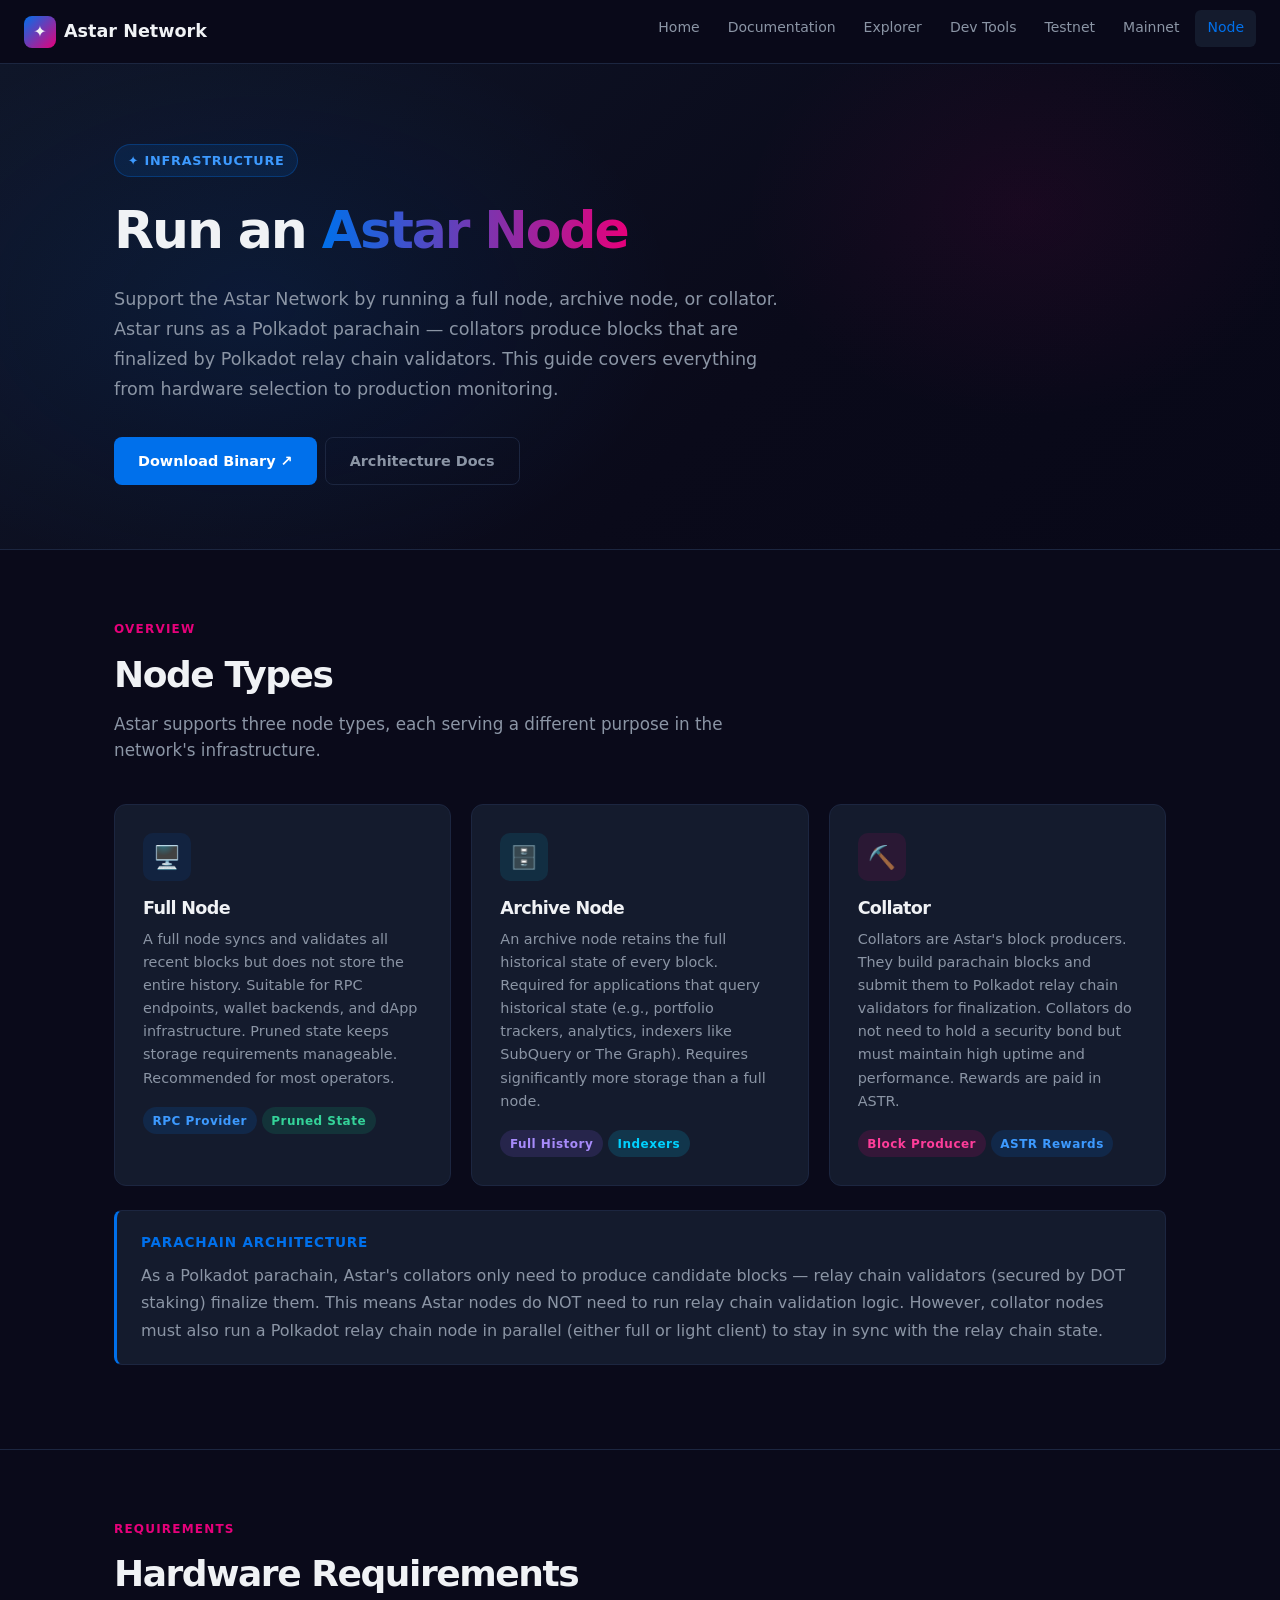
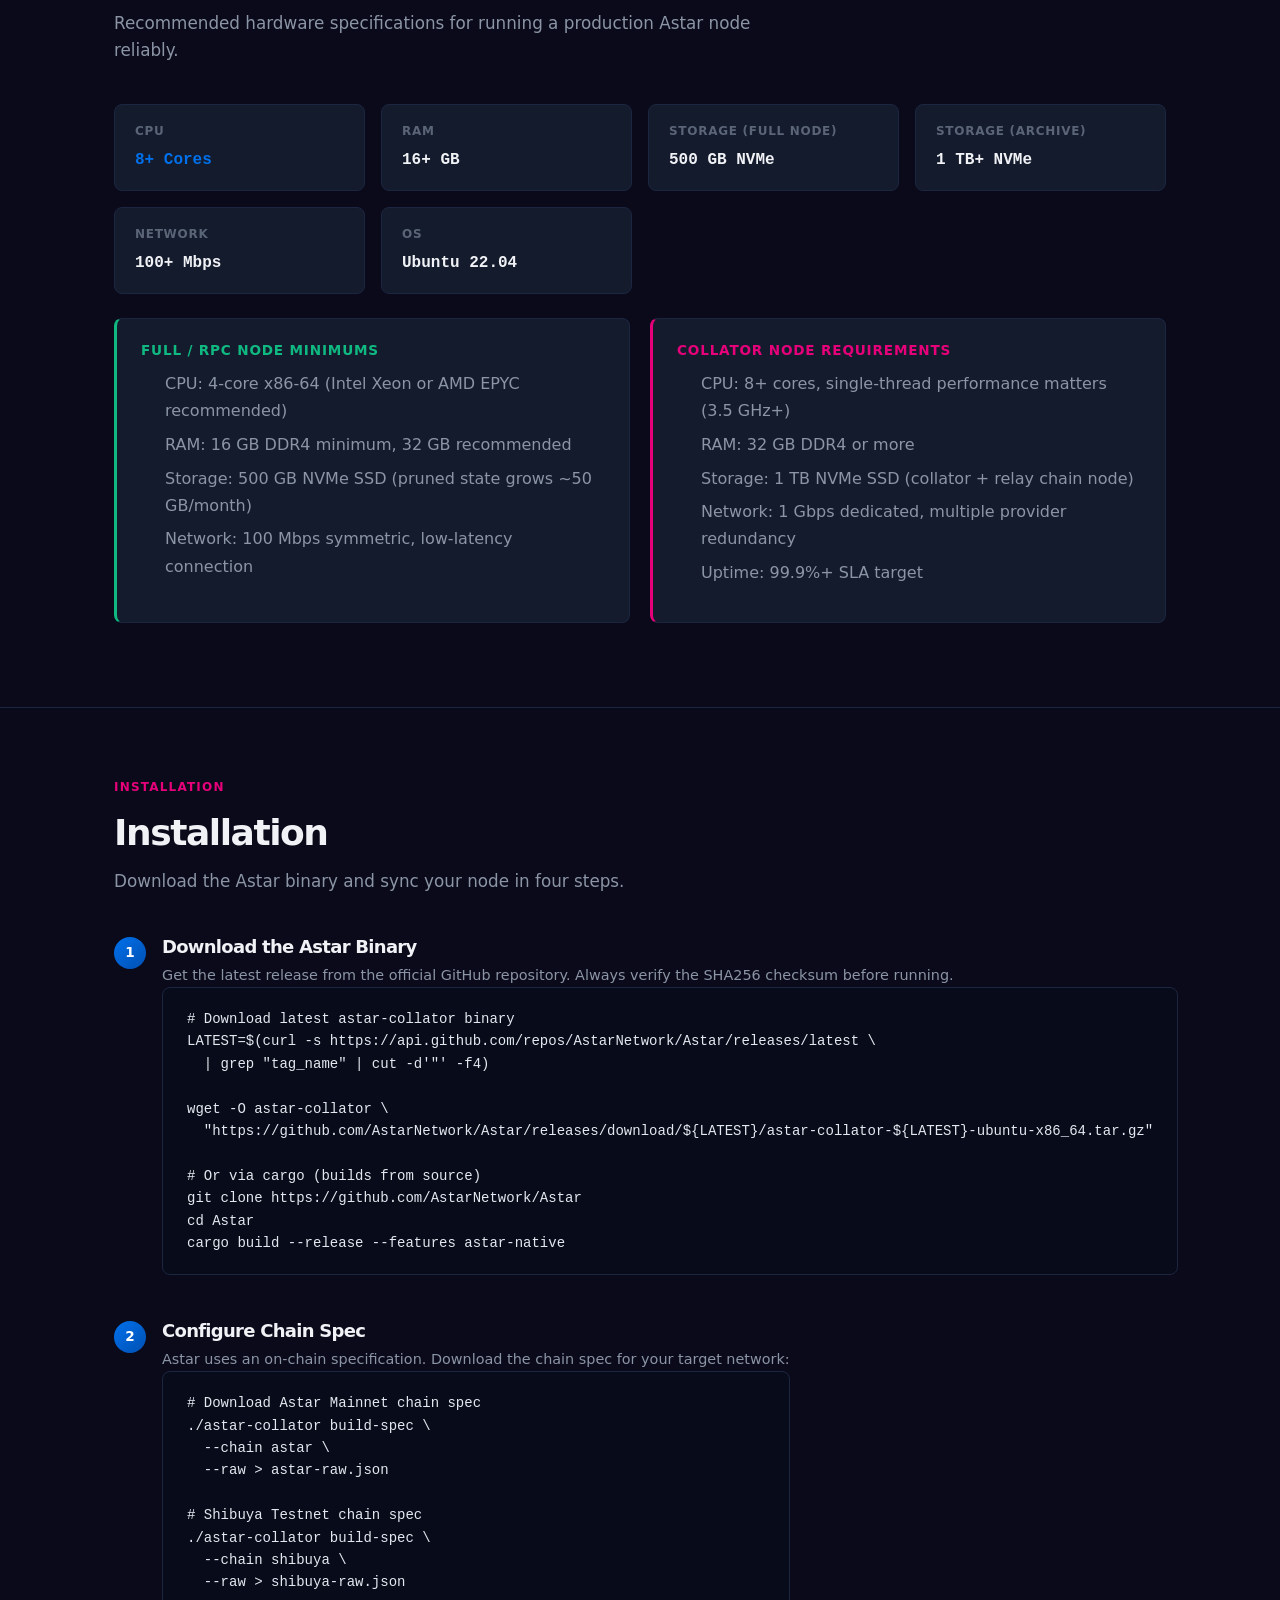
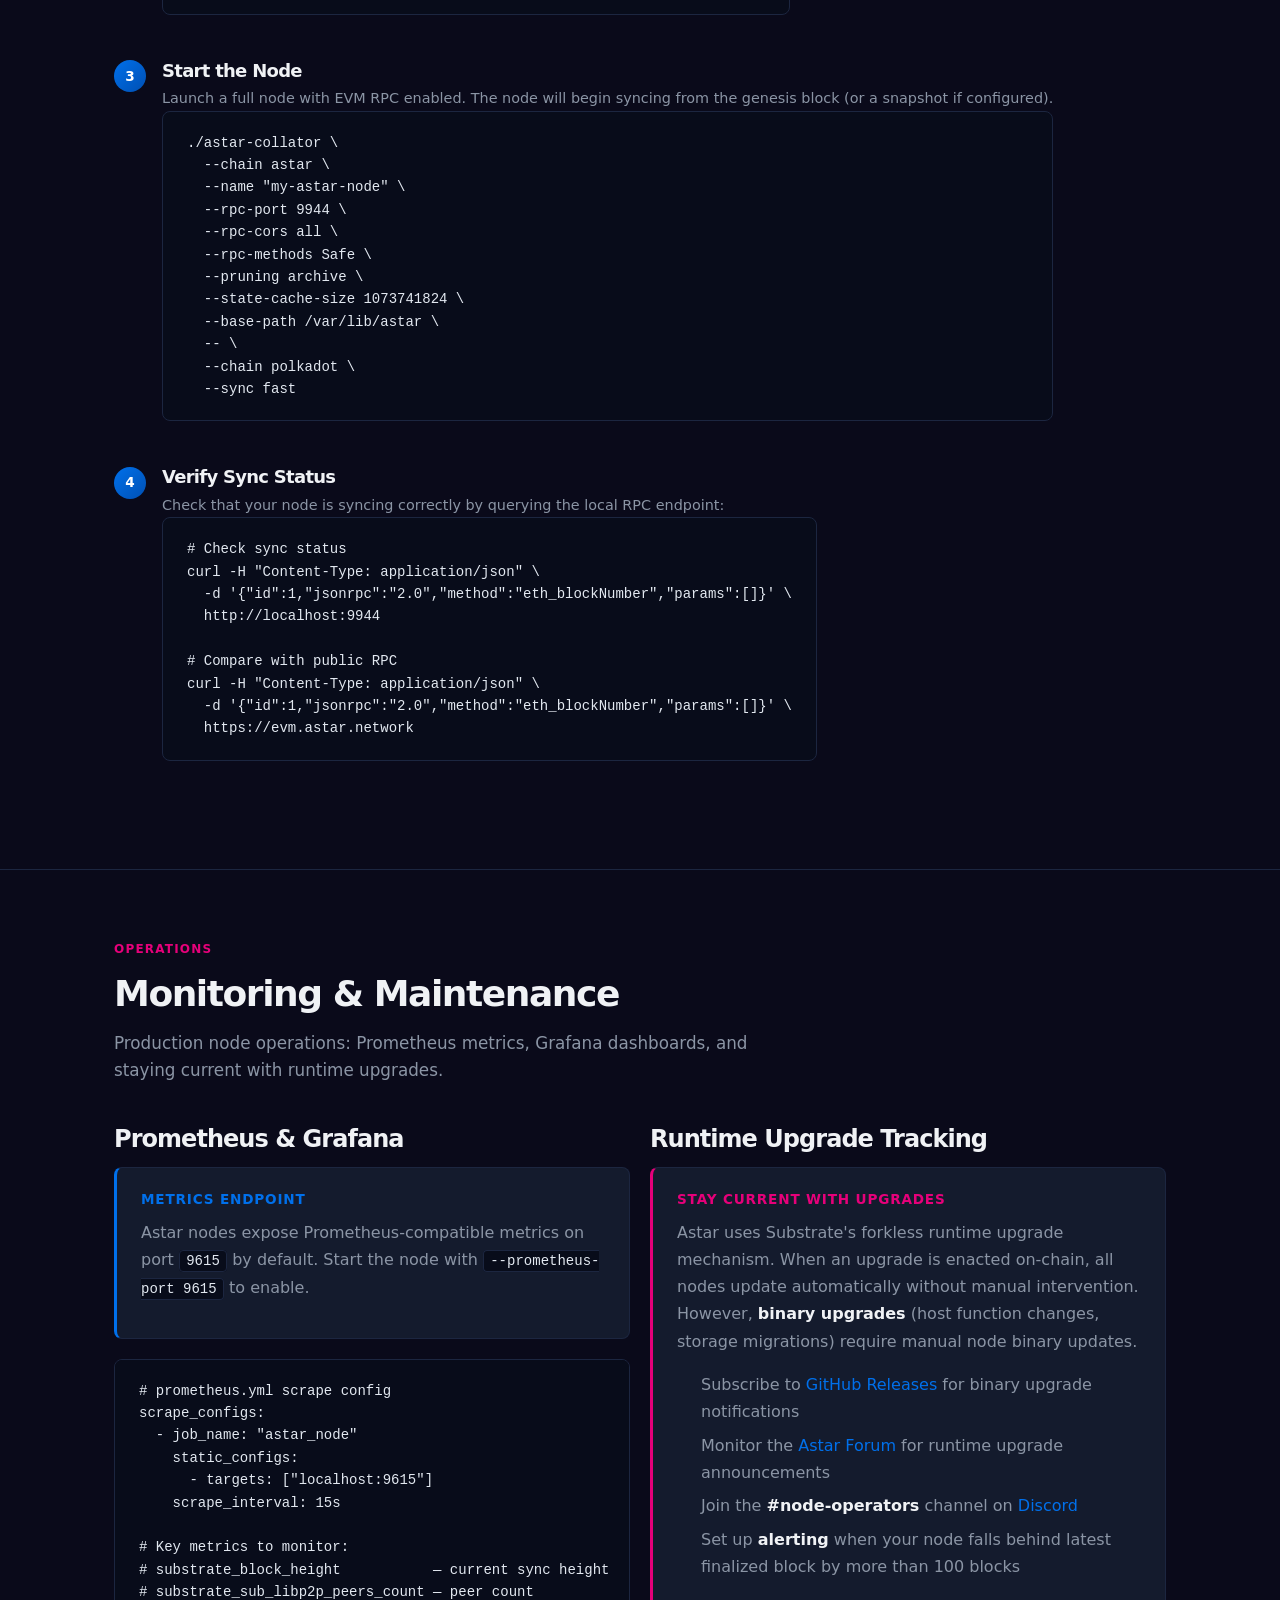
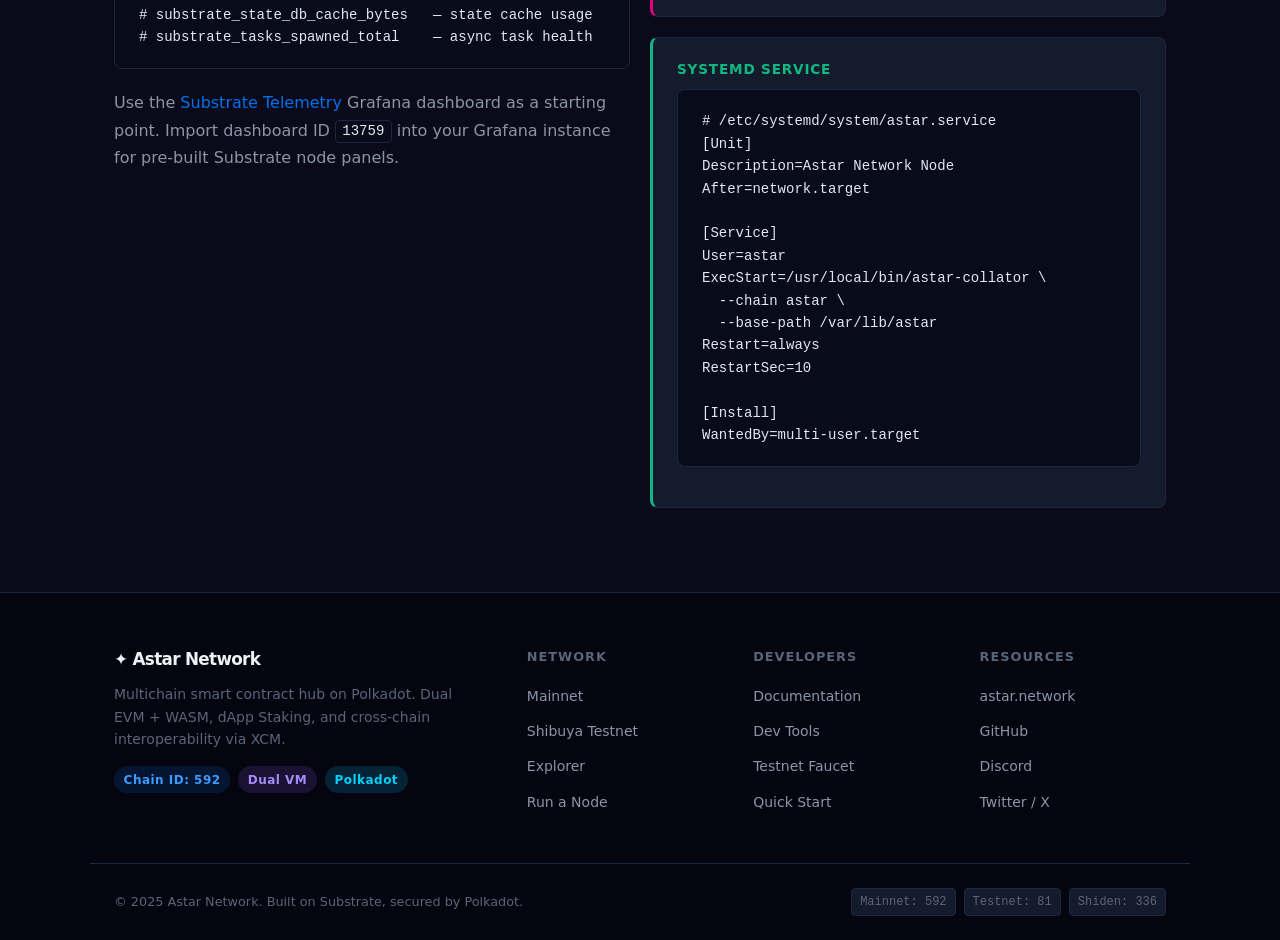
<file: node.html>
<!DOCTYPE html>
<html lang="en">
<head>
  <meta charset="UTF-8">
  <meta name="viewport" content="width=device-width, initial-scale=1">
  <title>Run a Node — Astar Network</title>
  <meta name="description" content="Run an Astar Network node: full node, archive node, or collator. Hardware requirements, binary installation, chain spec configuration, and monitoring guides.">
  <link rel="stylesheet" href="1de98341b7e33ab1.css">
  <link rel="stylesheet" href="style.css">
</head>
<body class="astar-page">

<nav class="astar-nav" aria-label="Primary navigation">
  <div class="astar-nav__inner">
    <a href="index.html" class="astar-nav__logo">
      <span class="astar-nav__logo-icon">✦</span>
      Astar Network
    </a>
    <button class="astar-nav__hamburger" aria-label="Toggle menu" aria-expanded="false">☰</button>
    <ul class="astar-nav__links">
      <li><a href="index.html">Home</a></li>
      <li><a href="documentation.html">Documentation</a></li>
      <li><a href="explorer.html">Explorer</a></li>
      <li><a href="development-tools.html">Dev Tools</a></li>
      <li><a href="testnet.html">Testnet</a></li>
      <li><a href="mainnet.html">Mainnet</a></li>
      <li><a href="node.html" class="active">Node</a></li>
    </ul>
  </div>
</nav>

<main class="astar-main">

  <!-- Hero -->
  <section class="astar-hero">
    <div class="astar-hero__inner">
      <div class="astar-hero__badge">✦ Infrastructure</div>
      <h1 class="astar-hero__title">Run an <span class="highlight">Astar Node</span></h1>
      <p class="astar-hero__desc">
        Support the Astar Network by running a full node, archive node, or collator. Astar runs as a Polkadot parachain — collators produce blocks that are finalized by Polkadot relay chain validators. This guide covers everything from hardware selection to production monitoring.
      </p>
      <div class="flex flex-wrap gap-1">
        <a href="https://github.com/AstarNetwork/Astar/releases" target="_blank" class="btn btn-primary">Download Binary ↗</a>
        <a href="documentation.html" class="btn btn-outline">Architecture Docs</a>
      </div>
    </div>
  </section>

  <!-- Node Overview -->
  <section class="astar-section">
    <div class="astar-container">
      <div class="astar-section__header">
        <span class="astar-section__tag">Overview</span>
        <h2 class="astar-section__title">Node Types</h2>
        <p class="astar-section__subtitle">Astar supports three node types, each serving a different purpose in the network's infrastructure.</p>
      </div>

      <div class="grid-3">
        <div class="astar-card">
          <div class="astar-card__icon">🖥️</div>
          <h3 class="astar-card__title">Full Node</h3>
          <p class="astar-card__desc">A full node syncs and validates all recent blocks but does not store the entire history. Suitable for RPC endpoints, wallet backends, and dApp infrastructure. Pruned state keeps storage requirements manageable. Recommended for most operators.</p>
          <div class="mt-2">
            <span class="badge badge-blue">RPC Provider</span>
            <span class="badge badge-green">Pruned State</span>
          </div>
        </div>
        <div class="astar-card">
          <div class="astar-card__icon astar-card__icon--cyan">🗄️</div>
          <h3 class="astar-card__title">Archive Node</h3>
          <p class="astar-card__desc">An archive node retains the full historical state of every block. Required for applications that query historical state (e.g., portfolio trackers, analytics, indexers like SubQuery or The Graph). Requires significantly more storage than a full node.</p>
          <div class="mt-2">
            <span class="badge badge-purple">Full History</span>
            <span class="badge badge-cyan">Indexers</span>
          </div>
        </div>
        <div class="astar-card">
          <div class="astar-card__icon astar-card__icon--pink">⛏️</div>
          <h3 class="astar-card__title">Collator</h3>
          <p class="astar-card__desc">Collators are Astar's block producers. They build parachain blocks and submit them to Polkadot relay chain validators for finalization. Collators do not need to hold a security bond but must maintain high uptime and performance. Rewards are paid in ASTR.</p>
          <div class="mt-2">
            <span class="badge badge-pink">Block Producer</span>
            <span class="badge badge-blue">ASTR Rewards</span>
          </div>
        </div>
      </div>

      <div class="info-box mt-3">
        <div class="info-box__title">Parachain Architecture</div>
        <p class="mb-0">As a Polkadot parachain, Astar's collators only need to produce candidate blocks — relay chain validators (secured by DOT staking) finalize them. This means Astar nodes do NOT need to run relay chain validation logic. However, collator nodes must also run a Polkadot relay chain node in parallel (either full or light client) to stay in sync with the relay chain state.</p>
      </div>
    </div>
  </section>

  <!-- Hardware Requirements -->
  <section class="astar-section">
    <div class="astar-container">
      <div class="astar-section__header">
        <span class="astar-section__tag">Requirements</span>
        <h2 class="astar-section__title">Hardware Requirements</h2>
        <p class="astar-section__subtitle">Recommended hardware specifications for running a production Astar node reliably.</p>
      </div>

      <div class="spec-grid">
        <div class="spec-item">
          <div class="spec-item__label">CPU</div>
          <div class="spec-item__value spec-item__value--blue">8+ Cores</div>
        </div>
        <div class="spec-item">
          <div class="spec-item__label">RAM</div>
          <div class="spec-item__value">16+ GB</div>
        </div>
        <div class="spec-item">
          <div class="spec-item__label">Storage (Full Node)</div>
          <div class="spec-item__value">500 GB NVMe</div>
        </div>
        <div class="spec-item">
          <div class="spec-item__label">Storage (Archive)</div>
          <div class="spec-item__value">1 TB+ NVMe</div>
        </div>
        <div class="spec-item">
          <div class="spec-item__label">Network</div>
          <div class="spec-item__value">100+ Mbps</div>
        </div>
        <div class="spec-item">
          <div class="spec-item__label">OS</div>
          <div class="spec-item__value">Ubuntu 22.04</div>
        </div>
      </div>

      <div class="grid-2">
        <div class="info-box info-box--green">
          <div class="info-box__title">Full / RPC Node Minimums</div>
          <ul>
            <li>CPU: 4-core x86-64 (Intel Xeon or AMD EPYC recommended)</li>
            <li>RAM: 16 GB DDR4 minimum, 32 GB recommended</li>
            <li>Storage: 500 GB NVMe SSD (pruned state grows ~50 GB/month)</li>
            <li>Network: 100 Mbps symmetric, low-latency connection</li>
          </ul>
        </div>
        <div class="info-box info-box--pink">
          <div class="info-box__title">Collator Node Requirements</div>
          <ul>
            <li>CPU: 8+ cores, single-thread performance matters (3.5 GHz+)</li>
            <li>RAM: 32 GB DDR4 or more</li>
            <li>Storage: 1 TB NVMe SSD (collator + relay chain node)</li>
            <li>Network: 1 Gbps dedicated, multiple provider redundancy</li>
            <li>Uptime: 99.9%+ SLA target</li>
          </ul>
        </div>
      </div>
    </div>
  </section>

  <!-- Installation -->
  <section class="astar-section">
    <div class="astar-container">
      <div class="astar-section__header">
        <span class="astar-section__tag">Installation</span>
        <h2 class="astar-section__title">Installation</h2>
        <p class="astar-section__subtitle">Download the Astar binary and sync your node in four steps.</p>
      </div>

      <ol class="step-list">
        <li>
          <div class="step-content">
            <h4>Download the Astar Binary</h4>
            <p>Get the latest release from the official GitHub repository. Always verify the SHA256 checksum before running.</p>
            <pre><code># Download latest astar-collator binary
LATEST=$(curl -s https://api.github.com/repos/AstarNetwork/Astar/releases/latest \
  | grep "tag_name" | cut -d'"' -f4)

wget -O astar-collator \
  "https://github.com/AstarNetwork/Astar/releases/download/${LATEST}/astar-collator-${LATEST}-ubuntu-x86_64.tar.gz"

# Or via cargo (builds from source)
git clone https://github.com/AstarNetwork/Astar
cd Astar
cargo build --release --features astar-native</code></pre>
          </div>
        </li>
        <li>
          <div class="step-content">
            <h4>Configure Chain Spec</h4>
            <p>Astar uses an on-chain specification. Download the chain spec for your target network:</p>
            <pre><code># Download Astar Mainnet chain spec
./astar-collator build-spec \
  --chain astar \
  --raw > astar-raw.json

# Shibuya Testnet chain spec
./astar-collator build-spec \
  --chain shibuya \
  --raw > shibuya-raw.json</code></pre>
          </div>
        </li>
        <li>
          <div class="step-content">
            <h4>Start the Node</h4>
            <p>Launch a full node with EVM RPC enabled. The node will begin syncing from the genesis block (or a snapshot if configured).</p>
            <pre><code>./astar-collator \
  --chain astar \
  --name "my-astar-node" \
  --rpc-port 9944 \
  --rpc-cors all \
  --rpc-methods Safe \
  --pruning archive \
  --state-cache-size 1073741824 \
  --base-path /var/lib/astar \
  -- \
  --chain polkadot \
  --sync fast</code></pre>
          </div>
        </li>
        <li>
          <div class="step-content">
            <h4>Verify Sync Status</h4>
            <p>Check that your node is syncing correctly by querying the local RPC endpoint:</p>
            <pre><code># Check sync status
curl -H "Content-Type: application/json" \
  -d '{"id":1,"jsonrpc":"2.0","method":"eth_blockNumber","params":[]}' \
  http://localhost:9944

# Compare with public RPC
curl -H "Content-Type: application/json" \
  -d '{"id":1,"jsonrpc":"2.0","method":"eth_blockNumber","params":[]}' \
  https://evm.astar.network</code></pre>
          </div>
        </li>
      </ol>
    </div>
  </section>

  <!-- Monitoring & Maintenance -->
  <section class="astar-section">
    <div class="astar-container">
      <div class="astar-section__header">
        <span class="astar-section__tag">Operations</span>
        <h2 class="astar-section__title">Monitoring &amp; Maintenance</h2>
        <p class="astar-section__subtitle">Production node operations: Prometheus metrics, Grafana dashboards, and staying current with runtime upgrades.</p>
      </div>

      <div class="grid-2">
        <div>
          <h3>Prometheus &amp; Grafana</h3>
          <div class="info-box">
            <div class="info-box__title">Metrics Endpoint</div>
            <p>Astar nodes expose Prometheus-compatible metrics on port <code>9615</code> by default. Start the node with <code>--prometheus-port 9615</code> to enable.</p>
          </div>
          <pre><code># prometheus.yml scrape config
scrape_configs:
  - job_name: "astar_node"
    static_configs:
      - targets: ["localhost:9615"]
    scrape_interval: 15s

# Key metrics to monitor:
# substrate_block_height           — current sync height
# substrate_sub_libp2p_peers_count — peer count
# substrate_state_db_cache_bytes   — state cache usage
# substrate_tasks_spawned_total    — async task health</code></pre>

          <p class="mt-2">Use the <a href="https://github.com/paritytech/substrate-telemetry" target="_blank">Substrate Telemetry</a> Grafana dashboard as a starting point. Import dashboard ID <code>13759</code> into your Grafana instance for pre-built Substrate node panels.</p>
        </div>

        <div>
          <h3>Runtime Upgrade Tracking</h3>
          <div class="info-box info-box--pink">
            <div class="info-box__title">Stay Current with Upgrades</div>
            <p>Astar uses Substrate's forkless runtime upgrade mechanism. When an upgrade is enacted on-chain, all nodes update automatically without manual intervention. However, <strong>binary upgrades</strong> (host function changes, storage migrations) require manual node binary updates.</p>
            <ul>
              <li>Subscribe to <a href="https://github.com/AstarNetwork/Astar/releases" target="_blank">GitHub Releases</a> for binary upgrade notifications</li>
              <li>Monitor the <a href="https://forum.astar.network" target="_blank">Astar Forum</a> for runtime upgrade announcements</li>
              <li>Join the <strong>#node-operators</strong> channel on <a href="https://discord.gg/astarnetwork" target="_blank">Discord</a></li>
              <li>Set up <strong>alerting</strong> when your node falls behind latest finalized block by more than 100 blocks</li>
            </ul>
          </div>

          <div class="info-box info-box--green mt-2">
            <div class="info-box__title">Systemd Service</div>
            <pre><code># /etc/systemd/system/astar.service
[Unit]
Description=Astar Network Node
After=network.target

[Service]
User=astar
ExecStart=/usr/local/bin/astar-collator \
  --chain astar \
  --base-path /var/lib/astar
Restart=always
RestartSec=10

[Install]
WantedBy=multi-user.target</code></pre>
          </div>
        </div>
      </div>
    </div>
  </section>

</main>

<footer class="astar-footer">
  <div class="astar-footer__grid">
    <div class="astar-footer__brand">
      <h3>✦ Astar Network</h3>
      <p>Multichain smart contract hub on Polkadot. Dual EVM + WASM, dApp Staking, and cross-chain interoperability via XCM.</p>
      <div class="flex flex-wrap gap-1">
        <span class="badge badge-blue">Chain ID: 592</span>
        <span class="badge badge-purple">Dual VM</span>
        <span class="badge badge-cyan">Polkadot</span>
      </div>
    </div>
    <div class="astar-footer__col">
      <h4>Network</h4>
      <ul>
        <li><a href="mainnet.html">Mainnet</a></li>
        <li><a href="testnet.html">Shibuya Testnet</a></li>
        <li><a href="explorer.html">Explorer</a></li>
        <li><a href="node.html">Run a Node</a></li>
      </ul>
    </div>
    <div class="astar-footer__col">
      <h4>Developers</h4>
      <ul>
        <li><a href="documentation.html">Documentation</a></li>
        <li><a href="development-tools.html">Dev Tools</a></li>
        <li><a href="testnet.html">Testnet Faucet</a></li>
        <li><a href="documentation.html#quickstart">Quick Start</a></li>
      </ul>
    </div>
    <div class="astar-footer__col">
      <h4>Resources</h4>
      <ul>
        <li><a href="https://astar.network" target="_blank">astar.network</a></li>
        <li><a href="https://github.com/AstarNetwork" target="_blank">GitHub</a></li>
        <li><a href="https://discord.gg/astarnetwork" target="_blank">Discord</a></li>
        <li><a href="https://twitter.com/AstarNetwork" target="_blank">Twitter / X</a></li>
      </ul>
    </div>
  </div>
  <div class="astar-footer__bottom">
    <p>© 2025 Astar Network. Built on Substrate, secured by Polkadot.</p>
    <div class="astar-footer__chips">
      <span class="astar-footer__chip">Mainnet: 592</span>
      <span class="astar-footer__chip">Testnet: 81</span>
      <span class="astar-footer__chip">Shiden: 336</span>
    </div>
  </div>
</footer>

<script>
  const btn = document.querySelector('.astar-nav__hamburger');
  const links = document.querySelector('.astar-nav__links');
  if (btn && links) {
    btn.addEventListener('click', () => {
      const open = links.classList.toggle('open');
      btn.setAttribute('aria-expanded', String(open));
    });
  }
</script>
</body>
</html>
</file>
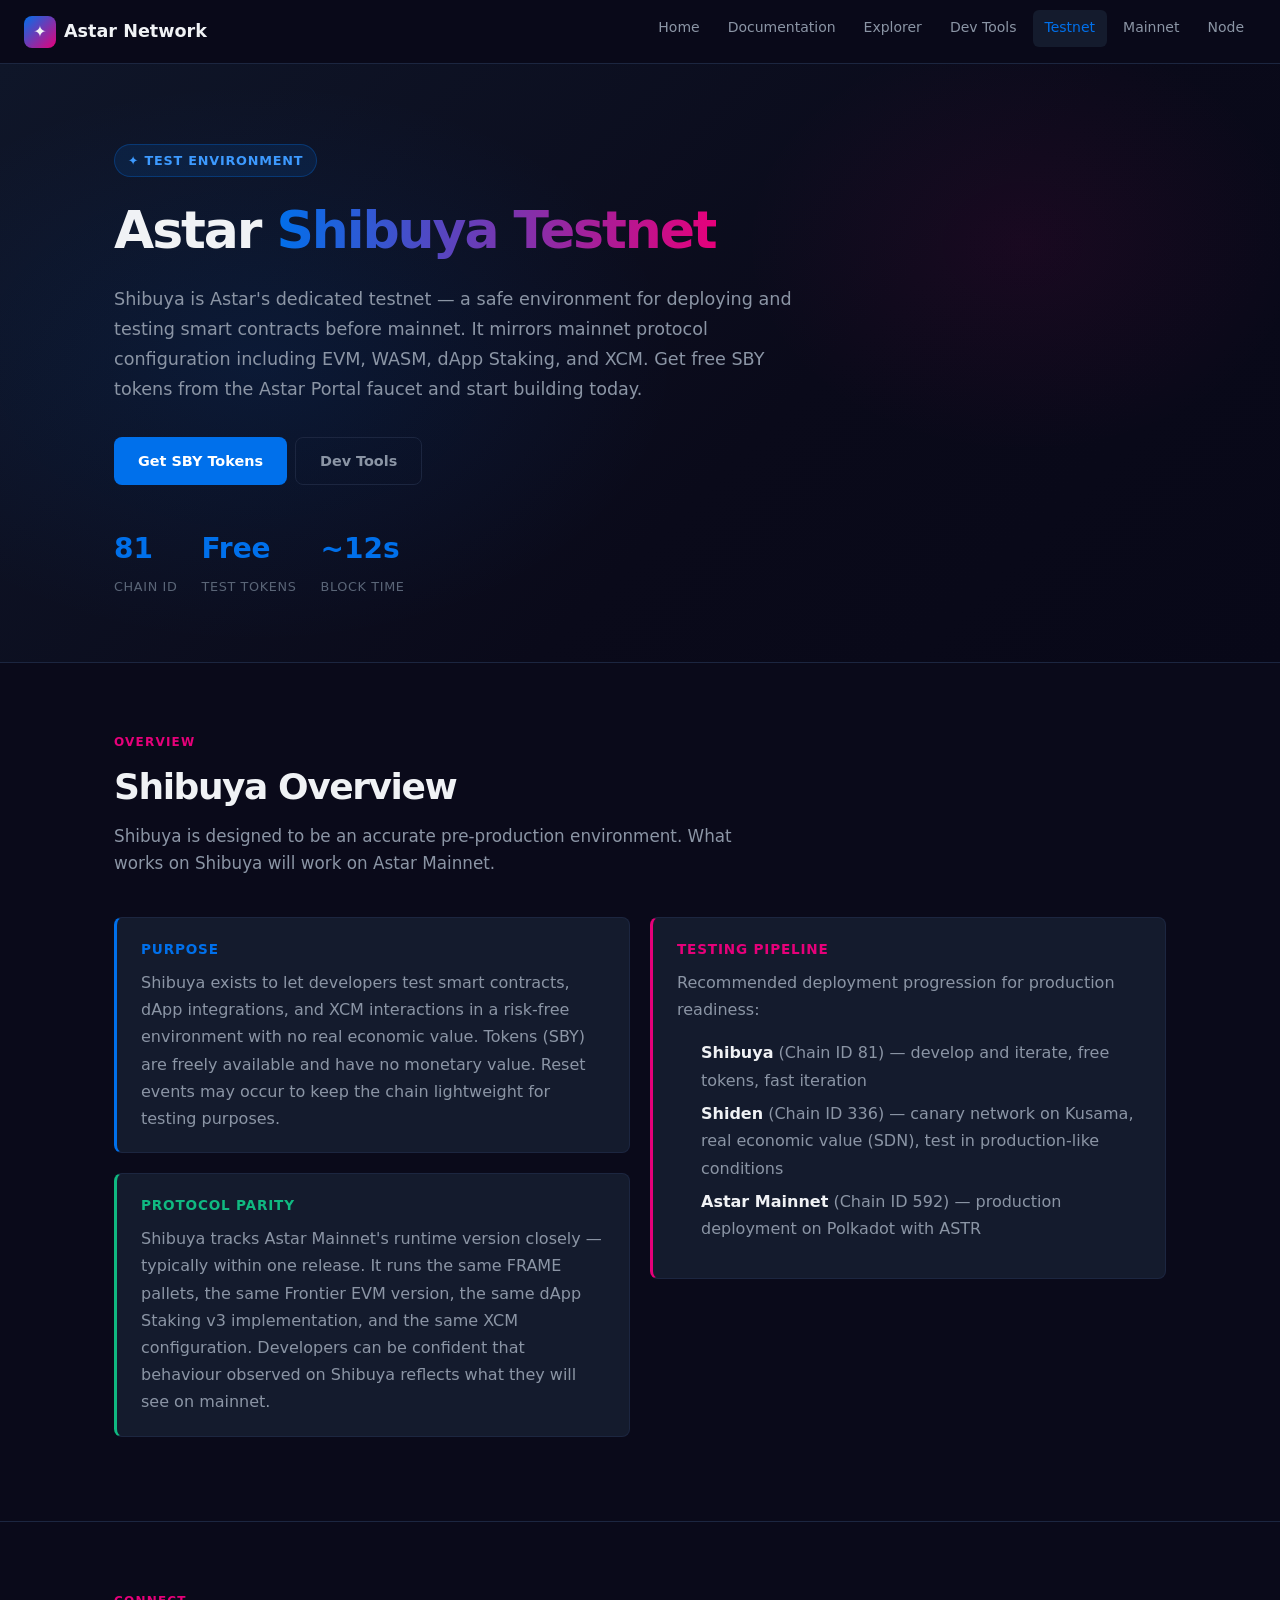
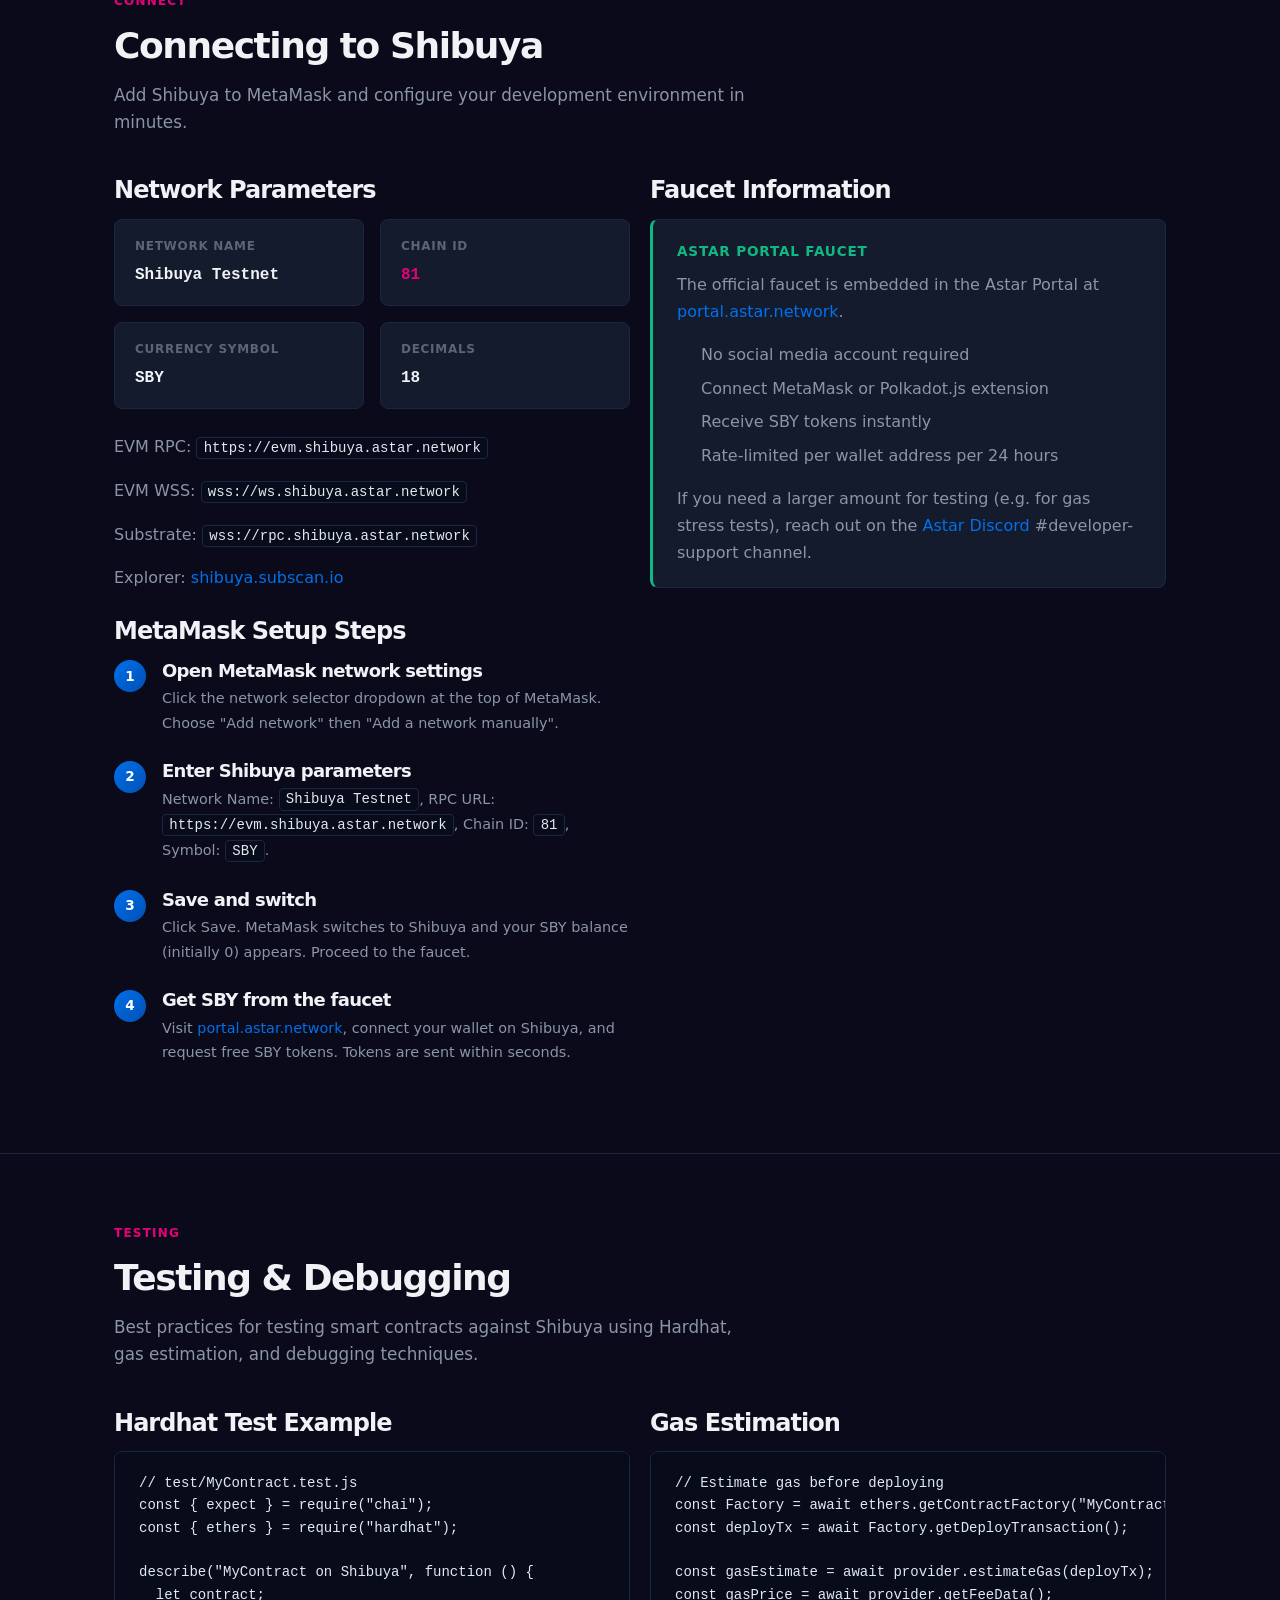
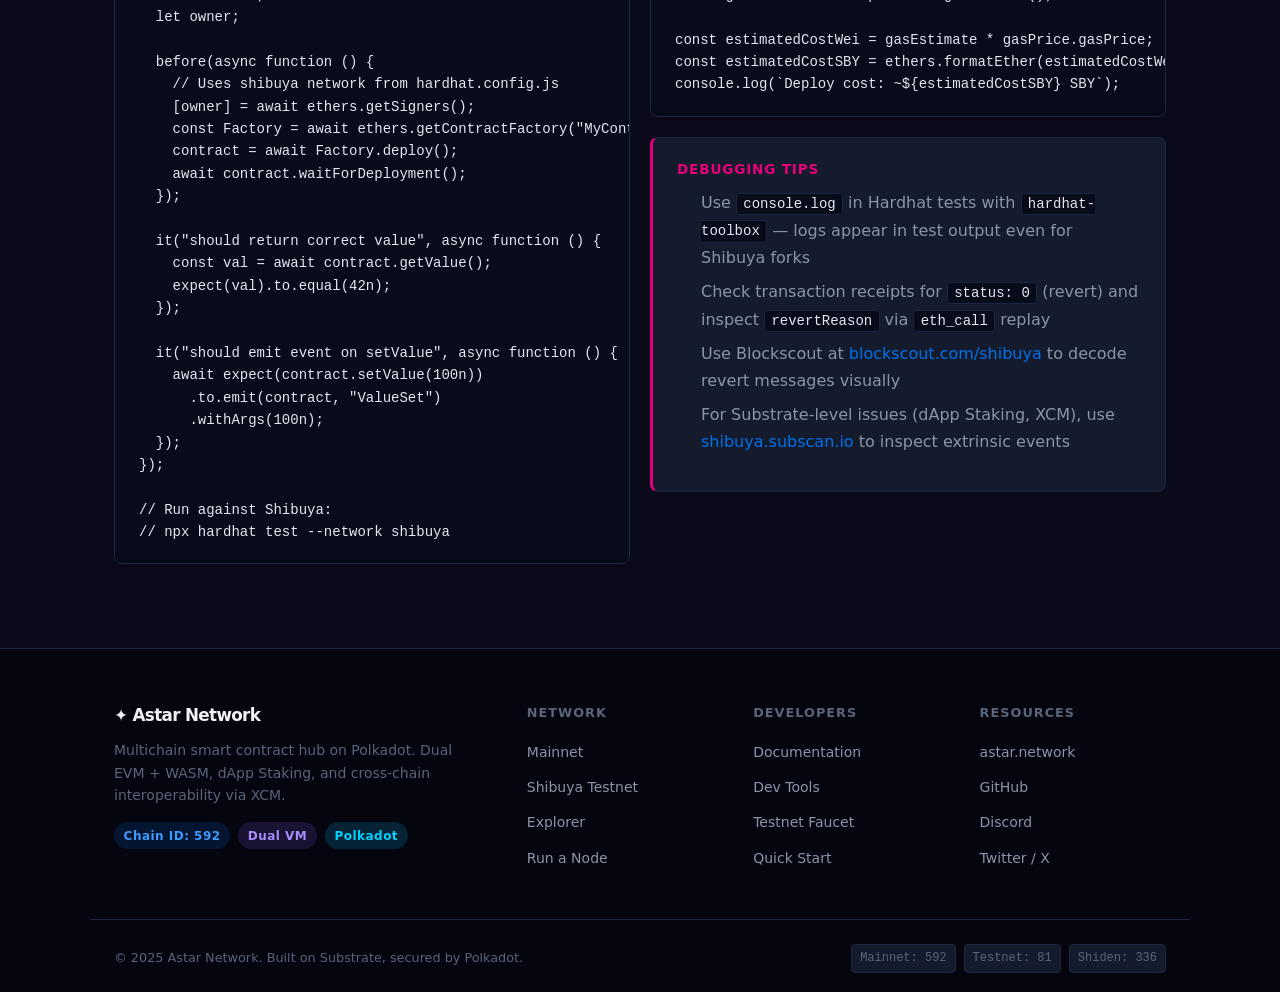
<file: testnet.html>
<!DOCTYPE html>
<html lang="en">
<head>
  <meta charset="UTF-8">
  <meta name="viewport" content="width=device-width, initial-scale=1">
  <title>Shibuya Testnet — Astar Network</title>
  <meta name="description" content="Astar Shibuya Testnet guide: Chain ID 81, SBY tokens, EVM RPC, MetaMask setup, faucet, and testing pipeline from Shibuya to Shiden to Astar Mainnet.">
  <link rel="stylesheet" href="1de98341b7e33ab1.css">
  <link rel="stylesheet" href="style.css">
</head>
<body class="astar-page">

<nav class="astar-nav" aria-label="Primary navigation">
  <div class="astar-nav__inner">
    <a href="index.html" class="astar-nav__logo">
      <span class="astar-nav__logo-icon">✦</span>
      Astar Network
    </a>
    <button class="astar-nav__hamburger" aria-label="Toggle menu" aria-expanded="false">☰</button>
    <ul class="astar-nav__links">
      <li><a href="index.html">Home</a></li>
      <li><a href="documentation.html">Documentation</a></li>
      <li><a href="explorer.html">Explorer</a></li>
      <li><a href="development-tools.html">Dev Tools</a></li>
      <li><a href="testnet.html" class="active">Testnet</a></li>
      <li><a href="mainnet.html">Mainnet</a></li>
      <li><a href="node.html">Node</a></li>
    </ul>
  </div>
</nav>

<main class="astar-main">

  <!-- Hero -->
  <section class="astar-hero">
    <div class="astar-hero__inner">
      <div class="astar-hero__badge">✦ Test Environment</div>
      <h1 class="astar-hero__title">Astar <span class="highlight">Shibuya Testnet</span></h1>
      <p class="astar-hero__desc">
        Shibuya is Astar's dedicated testnet — a safe environment for deploying and testing smart contracts before mainnet. It mirrors mainnet protocol configuration including EVM, WASM, dApp Staking, and XCM. Get free SBY tokens from the Astar Portal faucet and start building today.
      </p>
      <div class="flex flex-wrap gap-1">
        <a href="https://portal.astar.network" target="_blank" class="btn btn-primary">Get SBY Tokens</a>
        <a href="development-tools.html" class="btn btn-outline">Dev Tools</a>
      </div>
      <div class="astar-hero__stats">
        <div class="astar-hero__stat">
          <span class="astar-hero__stat-value">81</span>
          <span class="astar-hero__stat-label">Chain ID</span>
        </div>
        <div class="astar-hero__stat">
          <span class="astar-hero__stat-value">Free</span>
          <span class="astar-hero__stat-label">Test Tokens</span>
        </div>
        <div class="astar-hero__stat">
          <span class="astar-hero__stat-value">~12s</span>
          <span class="astar-hero__stat-label">Block Time</span>
        </div>
      </div>
    </div>
  </section>

  <!-- Shibuya Overview -->
  <section class="astar-section">
    <div class="astar-container">
      <div class="astar-section__header">
        <span class="astar-section__tag">Overview</span>
        <h2 class="astar-section__title">Shibuya Overview</h2>
        <p class="astar-section__subtitle">Shibuya is designed to be an accurate pre-production environment. What works on Shibuya will work on Astar Mainnet.</p>
      </div>

      <div class="grid-2">
        <div>
          <div class="info-box">
            <div class="info-box__title">Purpose</div>
            <p class="mb-0">Shibuya exists to let developers test smart contracts, dApp integrations, and XCM interactions in a risk-free environment with no real economic value. Tokens (SBY) are freely available and have no monetary value. Reset events may occur to keep the chain lightweight for testing purposes.</p>
          </div>
          <div class="info-box info-box--green mt-2">
            <div class="info-box__title">Protocol Parity</div>
            <p class="mb-0">Shibuya tracks Astar Mainnet's runtime version closely — typically within one release. It runs the same FRAME pallets, the same Frontier EVM version, the same dApp Staking v3 implementation, and the same XCM configuration. Developers can be confident that behaviour observed on Shibuya reflects what they will see on mainnet.</p>
          </div>
        </div>
        <div>
          <div class="info-box info-box--pink">
            <div class="info-box__title">Testing Pipeline</div>
            <p>Recommended deployment progression for production readiness:</p>
            <ol>
              <li><strong>Shibuya</strong> (Chain ID 81) — develop and iterate, free tokens, fast iteration</li>
              <li><strong>Shiden</strong> (Chain ID 336) — canary network on Kusama, real economic value (SDN), test in production-like conditions</li>
              <li><strong>Astar Mainnet</strong> (Chain ID 592) — production deployment on Polkadot with ASTR</li>
            </ol>
          </div>
        </div>
      </div>
    </div>
  </section>

  <!-- Connecting to Shibuya -->
  <section class="astar-section">
    <div class="astar-container">
      <div class="astar-section__header">
        <span class="astar-section__tag">Connect</span>
        <h2 class="astar-section__title">Connecting to Shibuya</h2>
        <p class="astar-section__subtitle">Add Shibuya to MetaMask and configure your development environment in minutes.</p>
      </div>

      <div class="grid-2">
        <div>
          <h3>Network Parameters</h3>
          <div class="spec-grid">
            <div class="spec-item">
              <div class="spec-item__label">Network Name</div>
              <div class="spec-item__value">Shibuya Testnet</div>
            </div>
            <div class="spec-item">
              <div class="spec-item__label">Chain ID</div>
              <div class="spec-item__value spec-item__value--pink">81</div>
            </div>
            <div class="spec-item">
              <div class="spec-item__label">Currency Symbol</div>
              <div class="spec-item__value">SBY</div>
            </div>
            <div class="spec-item">
              <div class="spec-item__label">Decimals</div>
              <div class="spec-item__value">18</div>
            </div>
          </div>
          <p>EVM RPC: <code>https://evm.shibuya.astar.network</code></p>
          <p>EVM WSS: <code>wss://ws.shibuya.astar.network</code></p>
          <p>Substrate: <code>wss://rpc.shibuya.astar.network</code></p>
          <p>Explorer: <a href="https://shibuya.subscan.io" target="_blank">shibuya.subscan.io</a></p>

          <h3 class="mt-3">MetaMask Setup Steps</h3>
          <ol class="step-list">
            <li>
              <div class="step-content">
                <h4>Open MetaMask network settings</h4>
                <p>Click the network selector dropdown at the top of MetaMask. Choose "Add network" then "Add a network manually".</p>
              </div>
            </li>
            <li>
              <div class="step-content">
                <h4>Enter Shibuya parameters</h4>
                <p>Network Name: <code>Shibuya Testnet</code>, RPC URL: <code>https://evm.shibuya.astar.network</code>, Chain ID: <code>81</code>, Symbol: <code>SBY</code>.</p>
              </div>
            </li>
            <li>
              <div class="step-content">
                <h4>Save and switch</h4>
                <p>Click Save. MetaMask switches to Shibuya and your SBY balance (initially 0) appears. Proceed to the faucet.</p>
              </div>
            </li>
            <li>
              <div class="step-content">
                <h4>Get SBY from the faucet</h4>
                <p>Visit <a href="https://portal.astar.network" target="_blank">portal.astar.network</a>, connect your wallet on Shibuya, and request free SBY tokens. Tokens are sent within seconds.</p>
              </div>
            </li>
          </ol>
        </div>

        <div>
          <h3>Faucet Information</h3>
          <div class="info-box info-box--green">
            <div class="info-box__title">Astar Portal Faucet</div>
            <p>The official faucet is embedded in the Astar Portal at <a href="https://portal.astar.network" target="_blank">portal.astar.network</a>.</p>
            <ul>
              <li>No social media account required</li>
              <li>Connect MetaMask or Polkadot.js extension</li>
              <li>Receive SBY tokens instantly</li>
              <li>Rate-limited per wallet address per 24 hours</li>
            </ul>
            <p class="mb-0">If you need a larger amount for testing (e.g. for gas stress tests), reach out on the <a href="https://discord.gg/astarnetwork" target="_blank">Astar Discord</a> #developer-support channel.</p>
          </div>
        </div>
      </div>
    </div>
  </section>

  <!-- Testing & Debugging -->
  <section class="astar-section">
    <div class="astar-container">
      <div class="astar-section__header">
        <span class="astar-section__tag">Testing</span>
        <h2 class="astar-section__title">Testing &amp; Debugging</h2>
        <p class="astar-section__subtitle">Best practices for testing smart contracts against Shibuya using Hardhat, gas estimation, and debugging techniques.</p>
      </div>

      <div class="grid-2">
        <div>
          <h3>Hardhat Test Example</h3>
          <pre><code>// test/MyContract.test.js
const { expect } = require("chai");
const { ethers } = require("hardhat");

describe("MyContract on Shibuya", function () {
  let contract;
  let owner;

  before(async function () {
    // Uses shibuya network from hardhat.config.js
    [owner] = await ethers.getSigners();
    const Factory = await ethers.getContractFactory("MyContract");
    contract = await Factory.deploy();
    await contract.waitForDeployment();
  });

  it("should return correct value", async function () {
    const val = await contract.getValue();
    expect(val).to.equal(42n);
  });

  it("should emit event on setValue", async function () {
    await expect(contract.setValue(100n))
      .to.emit(contract, "ValueSet")
      .withArgs(100n);
  });
});

// Run against Shibuya:
// npx hardhat test --network shibuya</code></pre>
        </div>

        <div>
          <h3>Gas Estimation</h3>
          <pre><code>// Estimate gas before deploying
const Factory = await ethers.getContractFactory("MyContract");
const deployTx = await Factory.getDeployTransaction();

const gasEstimate = await provider.estimateGas(deployTx);
const gasPrice = await provider.getFeeData();

const estimatedCostWei = gasEstimate * gasPrice.gasPrice;
const estimatedCostSBY = ethers.formatEther(estimatedCostWei);
console.log(`Deploy cost: ~${estimatedCostSBY} SBY`);</code></pre>

          <div class="info-box info-box--pink mt-2">
            <div class="info-box__title">Debugging Tips</div>
            <ul>
              <li>Use <code>console.log</code> in Hardhat tests with <code>hardhat-toolbox</code> — logs appear in test output even for Shibuya forks</li>
              <li>Check transaction receipts for <code>status: 0</code> (revert) and inspect <code>revertReason</code> via <code>eth_call</code> replay</li>
              <li>Use Blockscout at <a href="https://blockscout.com/shibuya" target="_blank">blockscout.com/shibuya</a> to decode revert messages visually</li>
              <li>For Substrate-level issues (dApp Staking, XCM), use <a href="https://shibuya.subscan.io" target="_blank">shibuya.subscan.io</a> to inspect extrinsic events</li>
            </ul>
          </div>
        </div>
      </div>
    </div>
  </section>

</main>

<footer class="astar-footer">
  <div class="astar-footer__grid">
    <div class="astar-footer__brand">
      <h3>✦ Astar Network</h3>
      <p>Multichain smart contract hub on Polkadot. Dual EVM + WASM, dApp Staking, and cross-chain interoperability via XCM.</p>
      <div class="flex flex-wrap gap-1">
        <span class="badge badge-blue">Chain ID: 592</span>
        <span class="badge badge-purple">Dual VM</span>
        <span class="badge badge-cyan">Polkadot</span>
      </div>
    </div>
    <div class="astar-footer__col">
      <h4>Network</h4>
      <ul>
        <li><a href="mainnet.html">Mainnet</a></li>
        <li><a href="testnet.html">Shibuya Testnet</a></li>
        <li><a href="explorer.html">Explorer</a></li>
        <li><a href="node.html">Run a Node</a></li>
      </ul>
    </div>
    <div class="astar-footer__col">
      <h4>Developers</h4>
      <ul>
        <li><a href="documentation.html">Documentation</a></li>
        <li><a href="development-tools.html">Dev Tools</a></li>
        <li><a href="testnet.html">Testnet Faucet</a></li>
        <li><a href="documentation.html#quickstart">Quick Start</a></li>
      </ul>
    </div>
    <div class="astar-footer__col">
      <h4>Resources</h4>
      <ul>
        <li><a href="https://astar.network" target="_blank">astar.network</a></li>
        <li><a href="https://github.com/AstarNetwork" target="_blank">GitHub</a></li>
        <li><a href="https://discord.gg/astarnetwork" target="_blank">Discord</a></li>
        <li><a href="https://twitter.com/AstarNetwork" target="_blank">Twitter / X</a></li>
      </ul>
    </div>
  </div>
  <div class="astar-footer__bottom">
    <p>© 2025 Astar Network. Built on Substrate, secured by Polkadot.</p>
    <div class="astar-footer__chips">
      <span class="astar-footer__chip">Mainnet: 592</span>
      <span class="astar-footer__chip">Testnet: 81</span>
      <span class="astar-footer__chip">Shiden: 336</span>
    </div>
  </div>
</footer>

<script>
  const btn = document.querySelector('.astar-nav__hamburger');
  const links = document.querySelector('.astar-nav__links');
  if (btn && links) {
    btn.addEventListener('click', () => {
      const open = links.classList.toggle('open');
      btn.setAttribute('aria-expanded', String(open));
    });
  }
</script>
</body>
</html>
</file>
<file: 1de98341b7e33ab1.css>
@layer properties {
  @supports (((-webkit-hyphens:none)) and (not (margin-trim:inline))) or ((-moz-orient:inline) and (not (color:rgb(from red r g b)))) {
  *, ::backdrop, ::after, ::before { --tw-translate-x: 0; --tw-translate-y: 0; --tw-translate-z: 0; --tw-scale-x: 1; --tw-scale-y: 1; --tw-scale-z: 1; --tw-rotate-x: initial; --tw-rotate-y: initial; --tw-rotate-z: initial; --tw-skew-x: initial; --tw-skew-y: initial; --tw-scroll-snap-strictness: proximity; --tw-space-y-reverse: 0; --tw-space-x-reverse: 0; --tw-divide-x-reverse: 0; --tw-border-style: solid; --tw-divide-y-reverse: 0; --tw-gradient-position: initial; --tw-gradient-from: #0000; --tw-gradient-via: #0000; --tw-gradient-to: #0000; --tw-gradient-stops: initial; --tw-gradient-via-stops: initial; --tw-gradient-from-position: 0%; --tw-gradient-via-position: 50%; --tw-gradient-to-position: 100%; --tw-mask-linear: linear-gradient(#fff,#fff); --tw-mask-radial: linear-gradient(#fff,#fff); --tw-mask-conic: linear-gradient(#fff,#fff); --tw-mask-left: linear-gradient(#fff,#fff); --tw-mask-right: linear-gradient(#fff,#fff); --tw-mask-bottom: linear-gradient(#fff,#fff); --tw-mask-top: linear-gradient(#fff,#fff); --tw-mask-top-from-position: 0%; --tw-mask-top-to-position: 100%; --tw-mask-top-from-color: black; --tw-mask-top-to-color: transparent; --tw-mask-bottom-from-position: 0%; --tw-mask-bottom-to-position: 100%; --tw-mask-bottom-from-color: black; --tw-mask-bottom-to-color: transparent; --tw-mask-left-from-position: 0%; --tw-mask-left-to-position: 100%; --tw-mask-left-from-color: black; --tw-mask-left-to-color: transparent; --tw-leading: initial; --tw-font-weight: initial; --tw-tracking: initial; --tw-shadow: 0 0 #0000; --tw-shadow-color: initial; --tw-shadow-alpha: 100%; --tw-inset-shadow: 0 0 #0000; --tw-inset-shadow-color: initial; --tw-inset-shadow-alpha: 100%; --tw-ring-color: initial; --tw-ring-shadow: 0 0 #0000; --tw-inset-ring-color: initial; --tw-inset-ring-shadow: 0 0 #0000; --tw-ring-inset: initial; --tw-ring-offset-width: 0px; --tw-ring-offset-color: #fff; --tw-ring-offset-shadow: 0 0 #0000; --tw-outline-style: solid; --tw-blur: initial; --tw-brightness: initial; --tw-contrast: initial; --tw-grayscale: initial; --tw-hue-rotate: initial; --tw-invert: initial; --tw-opacity: initial; --tw-saturate: initial; --tw-sepia: initial; --tw-drop-shadow: initial; --tw-drop-shadow-color: initial; --tw-drop-shadow-alpha: 100%; --tw-drop-shadow-size: initial; --tw-backdrop-blur: initial; --tw-backdrop-brightness: initial; --tw-backdrop-contrast: initial; --tw-backdrop-grayscale: initial; --tw-backdrop-hue-rotate: initial; --tw-backdrop-invert: initial; --tw-backdrop-opacity: initial; --tw-backdrop-saturate: initial; --tw-backdrop-sepia: initial; --tw-duration: initial; --tw-ease: initial; --tw-content: ""; }
}
}
@layer theme {
  :host, :root { --font-serif: ui-serif,Georgia,Cambria,"Times New Roman",Times,serif; --font-mono: var(--font-geist-mono),ui-monospace,"SF Mono","Courier New",monospace; --color-red-50: oklch(97.1% .013 17.38); --color-red-200: oklch(88.5% .062 18.334); --color-red-400: oklch(70.4% .191 22.216); --color-red-500: oklch(63.7% .237 25.331); --color-red-700: oklch(50.5% .213 27.518); --color-orange-400: oklch(75% .183 55.934); --color-orange-500: oklch(70.5% .213 47.604); --color-yellow-50: oklch(98.7% .026 102.212); --color-yellow-100: oklch(97.3% .071 103.193); --color-yellow-200: oklch(94.5% .129 101.54); --color-yellow-300: oklch(90.5% .182 98.111); --color-yellow-400: oklch(85.2% .199 91.936); --color-yellow-500: oklch(79.5% .184 86.047); --color-yellow-700: oklch(55.4% .135 66.442); --color-yellow-800: oklch(47.6% .114 61.907); --color-green-50: oklch(96.9% .043429 147.2); --color-green-100: oklch(95.1% .070181 146.6); --color-green-200: oklch(93.2% .09808 146.3); --color-green-300: oklch(91.7% .155193 145.5); --color-green-400: oklch(89% .220298 144.5); --color-green-500: oklch(79.8% .234221 143.7); --color-green-600: oklch(71.8% .220955 143.5); --color-green-700: oklch(59% .179916 143.5); --color-green-800: oklch(48.2% .14011 143.8); --color-green-900: oklch(36.9% .11012 143.6); --color-green-950: oklch(29.4% .085648 144.1); --color-teal-500: oklch(70.4% .14 182.503); --color-teal-600: oklch(60% .118 184.704); --color-cyan-500: oklch(71.5% .143 215.221); --color-blue-50: oklch(97% .014 254.604); --color-blue-100: oklch(93.2% .032 255.585); --color-blue-200: oklch(88.2% .059 254.128); --color-blue-300: oklch(80.9% .105 251.813); --color-blue-400: oklch(70.7% .165 254.624); --color-blue-500: oklch(62.3% .214 259.815); --color-blue-600: oklch(54.6% .245 262.881); --color-blue-700: oklch(48.8% .243 264.376); --color-blue-800: oklch(42.4% .199 265.638); --color-blue-900: oklch(37.9% .146 265.522); --color-indigo-500: oklch(58.5% .233 277.117); --color-purple-50: oklch(97.5% .013141 295.3); --color-purple-100: oklch(94.8% .028659 298.9); --color-purple-200: oklch(91.8% .045311 298); --color-purple-300: oklch(82.4% .090691 298.1); --color-purple-400: oklch(67.4% .191895 293.8); --color-purple-500: oklch(57.1% .218219 290); --color-purple-600: oklch(54.4% .227663 290.4); --color-purple-700: oklch(46% .187197 288.9); --color-purple-800: oklch(38.3% .150463 289.3); --color-purple-900: oklch(30.4% .115379 290.5); --color-pink-500: oklch(65.6% .241 354.308); --color-gray-50: oklch(97% 0 0); --color-gray-100: oklch(93.1% 0 0); --color-gray-200: oklch(89.2% 0 0); --color-gray-300: oklch(84.5% 0 0); --color-gray-400: oklch(79.8% 0 0); --color-gray-500: oklch(56.1% .002115 31.1); --color-gray-600: oklch(48.9% .001994 60.2); --color-gray-700: oklch(41.5% .001042 62.2); --color-gray-800: oklch(34.3% .001097 64); --color-gray-900: oklch(28.9% 0 0); --color-gray-950: oklch(18.7% 0 0); --color-neutral-300: oklch(87% 0 0); --color-black: #000; --color-white: #fff; --spacing: .25rem; --container-xs: 20rem; --container-sm: 24rem; --container-md: 28rem; --container-lg: 32rem; --container-xl: 36rem; --container-2xl: 42rem; --container-3xl: 48rem; --container-4xl: 56rem; --container-5xl: 64rem; --container-6xl: 72rem; --text-xs: .75rem; --text-xs--line-height: calc(var(--spacing) * 4); --text-sm: .875rem; --text-sm--line-height: calc(var(--spacing) * 4); --text-base: 1rem; --text-base--line-height: calc(var(--spacing) * 6); --text-lg: 1.125rem; --text-lg--line-height: calc(var(--spacing) * 8); --text-xl: 1.25rem; --text-xl--line-height: calc(var(--spacing) * 8); --text-2xl: 1.5rem; --text-2xl--line-height: calc(var(--spacing) * 8); --text-3xl: 1.875rem; --text-3xl--line-height: calc(var(--spacing) * 8); --text-4xl: 2.25rem; --text-4xl--line-height: calc(var(--spacing) * 12); --text-5xl: 3rem; --text-5xl--line-height: calc(var(--spacing) * 12); --text-6xl: 3.75rem; --text-6xl--line-height: calc(var(--spacing) * 16); --text-8xl: 6rem; --text-8xl--line-height: 1; --font-weight-light: 300; --font-weight-normal: 400; --font-weight-medium: 500; --font-weight-semibold: 600; --font-weight-bold: 700; --font-weight-black: 900; --tracking-tighter: -.05em; --tracking-tight: -.025em; --tracking-normal: 0em; --tracking-wide: .025em; --tracking-wider: .05em; --leading-normal: 1.5; --leading-relaxed: 1.625; --radius-sm: .25rem; --radius-md: .375rem; --radius-lg: .5rem; --radius-xl: .75rem; --radius-2xl: 1rem; --radius-3xl: 1.5rem; --ease-in: cubic-bezier(.4,0,1,1); --ease-out: cubic-bezier(0,0,.2,1); --ease-in-out: cubic-bezier(.4,0,.2,1); --animate-spin: spin 1s linear infinite; --animate-ping: ping 1s cubic-bezier(0,0,.2,1) infinite; --animate-pulse: pulse 2s cubic-bezier(.4,0,.6,1) infinite; --blur-sm: 8px; --blur-md: 12px; --blur-lg: 16px; --aspect-video: 16/9; --default-transition-duration: .15s; --default-transition-timing-function: cubic-bezier(.4,0,.2,1); --default-font-family: var(--font-denim),system-ui,-apple-system,BlinkMacSystemFont,"Segoe UI",Roboto,"Helvetica Neue",Arial,"Noto Sans",sans-serif,"Apple Color Emoji","Segoe UI Emoji","Segoe UI Symbol","Noto Color Emoji"; --default-mono-font-family: var(--font-mono); --font-display: var(--font-denim-ink),var(--font-denim),system-ui; --tracking-display: -.04em; }
}
@layer base {
  *, ::backdrop, ::after, ::before { box-sizing: border-box; border: 0px solid; margin: 0px; padding: 0px; }
  ::file-selector-button { box-sizing: border-box; border: 0px solid; margin: 0px; padding: 0px; }
  :host, html { tab-size: 4; line-height: 1.5; font-family: var(--default-font-family,ui-sans-serif,system-ui,sans-serif,"Apple Color Emoji","Segoe UI Emoji","Segoe UI Symbol","Noto Color Emoji"); font-feature-settings: var(--default-font-feature-settings,normal); font-variation-settings: var(--default-font-variation-settings,normal); }
  hr { height: 0px; color: inherit; border-top-width: 1px; }
  abbr:where([title]) { text-decoration: underline dotted; }
  h1, h2, h3, h4, h5, h6 { font-size: inherit; font-weight: inherit; }
  a { color: inherit; text-decoration: inherit; }
  b, strong { font-weight: bolder; }
  code, kbd, pre, samp { font-family: var(--default-mono-font-family,ui-monospace,SFMono-Regular,Menlo,Monaco,Consolas,"Liberation Mono","Courier New",monospace); font-feature-settings: var(--default-mono-font-feature-settings,normal); font-variation-settings: var(--default-mono-font-variation-settings,normal); font-size: 1em; }
  small { font-size: 80%; }
  sub, sup { vertical-align: baseline; font-size: 75%; line-height: 0; position: relative; }
  sub { bottom: -0.25em; }
  sup { top: -0.5em; }
  table { text-indent: 0px; border-color: inherit; border-collapse: collapse; }
  :focus-visible { outline: auto; }
  progress { vertical-align: baseline; }
  summary { display: list-item; }
  menu, ol, ul { list-style: none; }
  audio, canvas, embed, iframe, img, object, svg, video { vertical-align: middle; display: block; }
  img, video { max-width: 100%; height: auto; }
  button, input, optgroup, select, textarea { font: inherit; letter-spacing: inherit; color: inherit; opacity: 1; background-color: rgba(0, 0, 0, 0); border-radius: 0px; }
  ::file-selector-button { font: inherit; letter-spacing: inherit; color: inherit; opacity: 1; background-color: rgba(0, 0, 0, 0); border-radius: 0px; }
  :where(select:is([multiple], [size])) optgroup { font-weight: bolder; }
  :where(select:is([multiple], [size])) optgroup option { padding-inline-start: 20px; }
  ::file-selector-button { margin-inline-end: 4px; }
  ::placeholder { opacity: 1; }
  @supports (not ((-webkit-appearance:-apple-pay-button))) or (contain-intrinsic-size:1px) {
  ::placeholder { color: currentcolor; }
  @supports (color:color-mix(in lab,red,red)) {
  ::placeholder { color: color-mix(in oklab, currentcolor, transparent); }
}
}
  textarea { resize: vertical; }
  ::-webkit-search-decoration { appearance: none; }
  ::-webkit-date-and-time-value { min-height: 1lh; text-align: inherit; }
  ::-webkit-datetime-edit { display: inline-flex; }
  ::-webkit-datetime-edit-fields-wrapper { padding: 0px; }
  ::-webkit-datetime-edit, ::-webkit-datetime-edit-year-field { padding-block: 0px; }
  ::-webkit-datetime-edit-day-field, ::-webkit-datetime-edit-month-field { padding-block: 0px; }
  ::-webkit-datetime-edit-hour-field, ::-webkit-datetime-edit-minute-field { padding-block: 0px; }
  ::-webkit-datetime-edit-millisecond-field, ::-webkit-datetime-edit-second-field { padding-block: 0px; }
  ::-webkit-datetime-edit-meridiem-field { padding-block: 0px; }
  ::-webkit-calendar-picker-indicator { line-height: 1; }
  :user-invalid { box-shadow: none; }
  button, input:where([type="button"], [type="reset"], [type="submit"]) { appearance: button; }
  ::file-selector-button { appearance: button; }
  ::-webkit-inner-spin-button, ::-webkit-outer-spin-button { height: auto; }
  [hidden]:where(:not([hidden="until-found"])) { display: none !important; }
  h1, h2, h3, h4, h5, h6 { font-family: var(--font-display); letter-spacing: var(--tracking-display); }
}
@layer components;
@layer utilities {
  .\@container\/card { container: card / inline-size; }
  .\@container\/section { container: section / inline-size; }
  .\@container\/window { container: window / inline-size; }
  .\@container { container-type: inline-size; }
  .pointer-events-auto { pointer-events: auto; }
  .pointer-events-none { pointer-events: none; }
  .invisible { visibility: hidden; }
  .visible { visibility: visible; }
  .sr-only { clip-path: inset(50%); white-space: nowrap; border-width: 0px; width: 1px; height: 1px; margin: -1px; padding: 0px; overflow: hidden; }
  .absolute, .sr-only { position: absolute; }
  .fixed { position: fixed; }
  .relative { position: relative; }
  .static { position: static; }
  .sticky { position: sticky; }
  .-inset-px { inset: -1px; }
  .inset-0 { inset: calc(var(--spacing) * 0); }
  .inset-2 { inset: calc(var(--spacing) * 2); }
  .inset-3 { inset: calc(var(--spacing) * 3); }
  .inset-x-0 { inset-inline: calc(var(--spacing) * 0); }
  .inset-y-0 { inset-block: calc(var(--spacing) * 0); }
  .start { inset-inline-start: var(--spacing); }
  .end { inset-inline-end: var(--spacing); }
  .\!top-0 { top: calc(var(--spacing) * 0) !important; }
  .\!top-\[calc\(100\%\+16px\)\] { top: calc(100% + 16px) !important; }
  .-top-0 { top: calc(var(--spacing) * 0); }
  .-top-1\/2 { top: -50%; }
  .-top-3 { top: calc(var(--spacing) * -3); }
  .-top-4 { top: calc(var(--spacing) * -4); }
  .-top-8 { top: calc(var(--spacing) * -8); }
  .-top-16 { top: calc(var(--spacing) * -16); }
  .-top-20 { top: calc(var(--spacing) * -20); }
  .-top-24 { top: calc(var(--spacing) * -24); }
  .-top-56 { top: calc(var(--spacing) * -56); }
  .-top-\[1px\] { top: -1px; }
  .top-0 { top: calc(var(--spacing) * 0); }
  .top-1 { top: calc(var(--spacing) * 1); }
  .top-1\/2 { top: 50%; }
  .top-2 { top: calc(var(--spacing) * 2); }
  .top-2\/3 { top: 66.6667%; }
  .top-3 { top: calc(var(--spacing) * 3); }
  .top-4 { top: calc(var(--spacing) * 4); }
  .top-5 { top: calc(var(--spacing) * 5); }
  .top-6 { top: calc(var(--spacing) * 6); }
  .top-7 { top: calc(var(--spacing) * 7); }
  .top-8 { top: calc(var(--spacing) * 8); }
  .top-12 { top: calc(var(--spacing) * 12); }
  .top-20 { top: calc(var(--spacing) * 20); }
  .top-24 { top: calc(var(--spacing) * 24); }
  .top-28 { top: calc(var(--spacing) * 28); }
  .top-32 { top: calc(var(--spacing) * 32); }
  .top-40 { top: calc(var(--spacing) * 40); }
  .top-48 { top: calc(var(--spacing) * 48); }
  .top-80 { top: calc(var(--spacing) * 80); }
  .top-\[-10\%\] { top: -10%; }
  .top-\[-30\%\] { top: -30%; }
  .top-\[50\%\] { top: 50%; }
  .top-\[74px\] { top: 74px; }
  .top-\[calc\(50\%-10px\)\] { top: calc(50% - 10px); }
  .top-\[calc\(100\%-96px\)\] { top: calc(100% - 96px); }
  .top-auto { top: auto; }
  .top-full { top: 100%; }
  .-right-0 { right: calc(var(--spacing) * 0); }
  .-right-8 { right: calc(var(--spacing) * -8); }
  .-right-16 { right: calc(var(--spacing) * -16); }
  .-right-20 { right: calc(var(--spacing) * -20); }
  .-right-\[600px\] { right: -600px; }
  .right-0 { right: calc(var(--spacing) * 0); }
  .right-1 { right: calc(var(--spacing) * 1); }
  .right-2 { right: calc(var(--spacing) * 2); }
  .right-3 { right: calc(var(--spacing) * 3); }
  .right-4 { right: calc(var(--spacing) * 4); }
  .right-5 { right: calc(var(--spacing) * 5); }
  .right-8 { right: calc(var(--spacing) * 8); }
  .right-28 { right: calc(var(--spacing) * 28); }
  .right-\[-5\%\] { right: -5%; }
  .right-\[-15\%\] { right: -15%; }
  .right-\[-50px\] { right: -50px; }
  .right-\[calc\(100\%-\(--spacing\(8\)\)\)\] { right: calc(100% - (calc(var(--spacing) * 8))); }
  .right-\[calc\(100\%-\(--spacing\(16\)\)\)\] { right: calc(100% - (calc(var(--spacing) * 16))); }
  .right-full { right: 100%; }
  .-bottom-0 { bottom: calc(var(--spacing) * 0); }
  .-bottom-4 { bottom: calc(var(--spacing) * -4); }
  .-bottom-6 { bottom: calc(var(--spacing) * -6); }
  .-bottom-8 { bottom: calc(var(--spacing) * -8); }
  .-bottom-\[1px\] { bottom: -1px; }
  .-bottom-\[31px\] { bottom: -31px; }
  .-bottom-\[400px\] { bottom: -400px; }
  .bottom-0 { bottom: calc(var(--spacing) * 0); }
  .bottom-2 { bottom: calc(var(--spacing) * 2); }
  .-left-0 { left: calc(var(--spacing) * 0); }
  .-left-8 { left: calc(var(--spacing) * -8); }
  .-left-10 { left: calc(var(--spacing) * -10); }
  .-left-16 { left: calc(var(--spacing) * -16); }
  .-left-24 { left: calc(var(--spacing) * -24); }
  .-left-32 { left: calc(var(--spacing) * -32); }
  .-left-\[135px\] { left: -135px; }
  .left-0 { left: calc(var(--spacing) * 0); }
  .left-1\/2 { left: 50%; }
  .left-3 { left: calc(var(--spacing) * 3); }
  .left-4 { left: calc(var(--spacing) * 4); }
  .left-10 { left: calc(var(--spacing) * 10); }
  .left-12 { left: calc(var(--spacing) * 12); }
  .left-28 { left: calc(var(--spacing) * 28); }
  .left-\[-50px\] { left: -50px; }
  .left-\[50\%\] { left: 50%; }
  .left-\[110px\] { left: 110px; }
  .left-\[calc\(100\%-\(--spacing\(8\)\)\)\] { left: calc(100% - (calc(var(--spacing) * 8))); }
  .left-\[calc\(100\%-\(--spacing\(32\)\)\)\] { left: calc(100% - (calc(var(--spacing) * 32))); }
  .left-\[calc\(100\%-700px\)\] { left: calc(100% - 700px); }
  .left-\[calc\(100\%-theme\(spacing\[32\]\)\)\] { left: calc(100% - 8rem); }
  .left-auto { left: auto; }
  .isolate { isolation: isolate; }
  .\!z-\[-2\] { z-index: -2 !important; }
  .-z-0 { z-index: calc(0); }
  .-z-10 { z-index: calc(-10); }
  .z-0 { z-index: 0; }
  .z-1 { z-index: 1; }
  .z-2 { z-index: 2; }
  .z-10 { z-index: 10; }
  .z-20 { z-index: 20; }
  .z-30 { z-index: 30; }
  .z-40 { z-index: 40; }
  .z-50 { z-index: 50; }
  .z-51 { z-index: 51; }
  .z-\[-1\] { z-index: -1; }
  .z-\[10\] { z-index: 10; }
  .order-1 { order: 1; }
  .order-2 { order: 2; }
  .order-first { order: -9999; }
  .col-span-1 { grid-column: span 1 / span 1; }
  .col-span-2 { grid-column: span 2 / span 2; }
  .col-span-3 { grid-column: span 3 / span 3; }
  .float-left { float: left; }
  .container { width: 100%; }
  @media (min-width: 40rem) {
  .container { max-width: 40rem; }
}
  @media (min-width: 48rem) {
  .container { max-width: 48rem; }
}
  @media (min-width: 64rem) {
  .container { max-width: 64rem; }
}
  @media (min-width: 80rem) {
  .container { max-width: 80rem; }
}
  @media (min-width: 96rem) {
  .container { max-width: 96rem; }
}
  .-m-4 { margin: calc(var(--spacing) * -4); }
  .m-0 { margin: calc(var(--spacing) * 0); }
  .m-1 { margin: calc(var(--spacing) * 1); }
  .m-12 { margin: calc(var(--spacing) * 12); }
  .m-auto { margin: auto; }
  .-mx-2 { margin-inline: calc(var(--spacing) * -2); }
  .-mx-4 { margin-inline: calc(var(--spacing) * -4); }
  .-mx-6 { margin-inline: calc(var(--spacing) * -6); }
  .mx-2 { margin-inline: calc(var(--spacing) * 2); }
  .mx-4 { margin-inline: calc(var(--spacing) * 4); }
  .mx-auto { margin-inline: auto; }
  .my-0 { margin-block: calc(var(--spacing) * 0); }
  .my-1 { margin-block: calc(var(--spacing) * 1); }
  .my-2 { margin-block: calc(var(--spacing) * 2); }
  .my-3 { margin-block: calc(var(--spacing) * 3); }
  .my-4 { margin-block: calc(var(--spacing) * 4); }
  .my-6 { margin-block: calc(var(--spacing) * 6); }
  .my-8 { margin-block: calc(var(--spacing) * 8); }
  .my-10 { margin-block: calc(var(--spacing) * 10); }
  .my-11 { margin-block: calc(var(--spacing) * 11); }
  .my-12 { margin-block: calc(var(--spacing) * 12); }
  .my-16 { margin-block: calc(var(--spacing) * 16); }
  .my-auto { margin-block: auto; }
  .-mt-1 { margin-top: calc(var(--spacing) * -1); }
  .-mt-24 { margin-top: calc(var(--spacing) * -24); }
  .mt-0 { margin-top: calc(var(--spacing) * 0); }
  .mt-1 { margin-top: calc(var(--spacing) * 1); }
  .mt-2 { margin-top: calc(var(--spacing) * 2); }
  .mt-3 { margin-top: calc(var(--spacing) * 3); }
  .mt-4 { margin-top: calc(var(--spacing) * 4); }
  .mt-5 { margin-top: calc(var(--spacing) * 5); }
  .mt-6 { margin-top: calc(var(--spacing) * 6); }
  .mt-8 { margin-top: calc(var(--spacing) * 8); }
  .mt-9 { margin-top: calc(var(--spacing) * 9); }
  .mt-10 { margin-top: calc(var(--spacing) * 10); }
  .mt-12 { margin-top: calc(var(--spacing) * 12); }
  .mt-16 { margin-top: calc(var(--spacing) * 16); }
  .mt-18 { margin-top: calc(var(--spacing) * 18); }
  .mt-\[2px\] { margin-top: 2px; }
  .mt-\[14px\] { margin-top: 14px; }
  .mt-auto { margin-top: auto; }
  .-mr-16 { margin-right: calc(var(--spacing) * -16); }
  .mr-1 { margin-right: calc(var(--spacing) * 1); }
  .mr-2 { margin-right: calc(var(--spacing) * 2); }
  .mr-4 { margin-right: calc(var(--spacing) * 4); }
  .mr-\[-8px\] { margin-right: -8px; }
  .mr-auto { margin-right: auto; }
  .-mb-4 { margin-bottom: calc(var(--spacing) * -4); }
  .-mb-14 { margin-bottom: calc(var(--spacing) * -14); }
  .mb-0 { margin-bottom: calc(var(--spacing) * 0); }
  .mb-0\.5 { margin-bottom: calc(var(--spacing) * .5); }
  .mb-1 { margin-bottom: calc(var(--spacing) * 1); }
  .mb-2 { margin-bottom: calc(var(--spacing) * 2); }
  .mb-3 { margin-bottom: calc(var(--spacing) * 3); }
  .mb-4 { margin-bottom: calc(var(--spacing) * 4); }
  .mb-5 { margin-bottom: calc(var(--spacing) * 5); }
  .mb-6 { margin-bottom: calc(var(--spacing) * 6); }
  .mb-8 { margin-bottom: calc(var(--spacing) * 8); }
  .mb-10 { margin-bottom: calc(var(--spacing) * 10); }
  .mb-12 { margin-bottom: calc(var(--spacing) * 12); }
  .mb-16 { margin-bottom: calc(var(--spacing) * 16); }
  .mb-20 { margin-bottom: calc(var(--spacing) * 20); }
  .mb-24 { margin-bottom: calc(var(--spacing) * 24); }
  .mb-\[5px\] { margin-bottom: 5px; }
  .mb-auto { margin-bottom: auto; }
  .-ml-3\.5 { margin-left: calc(var(--spacing) * -3.5); }
  .-ml-4 { margin-left: calc(var(--spacing) * -4); }
  .-ml-5 { margin-left: calc(var(--spacing) * -5); }
  .-ml-6 { margin-left: calc(var(--spacing) * -6); }
  .-ml-16 { margin-left: calc(var(--spacing) * -16); }
  .-ml-\[399px\] { margin-left: -399px; }
  .-ml-\[400px\] { margin-left: -400px; }
  .ml-1 { margin-left: calc(var(--spacing) * 1); }
  .ml-2 { margin-left: calc(var(--spacing) * 2); }
  .ml-4 { margin-left: calc(var(--spacing) * 4); }
  .ml-6 { margin-left: calc(var(--spacing) * 6); }
  .ml-8 { margin-left: calc(var(--spacing) * 8); }
  .ml-80 { margin-left: calc(var(--spacing) * 80); }
  .ml-auto { margin-left: auto; }
  .box-border { box-sizing: border-box; }
  .box-content { box-sizing: content-box; }
  .line-clamp-1 { -webkit-line-clamp: 1; }
  .line-clamp-1, .line-clamp-2 { -moz-box-orient: vertical; display: -webkit-box; overflow: hidden; }
  .line-clamp-2 { -webkit-line-clamp: 2; }
  .line-clamp-3 { -webkit-line-clamp: 3; -moz-box-orient: vertical; display: -webkit-box; overflow: hidden; }
  .\!flex { display: flex !important; }
  .block { display: block; }
  .contents { display: contents; }
  .flex { display: flex; }
  .grid { display: grid; }
  .hidden { display: none; }
  .inline { display: inline; }
  .inline-block { display: inline-block; }
  .inline-flex { display: inline-flex; }
  .list-item { display: list-item; }
  .table { display: table; }
  .aspect-3\/2 { aspect-ratio: 3 / 2; }
  .aspect-\[2\/1\] { aspect-ratio: 2 / 1; }
  .aspect-square { aspect-ratio: 1 / 1; }
  .aspect-video { aspect-ratio: var(--aspect-video); }
  .size-3 { width: calc(var(--spacing) * 3); height: calc(var(--spacing) * 3); }
  .size-4 { width: calc(var(--spacing) * 4); height: calc(var(--spacing) * 4); }
  .size-5 { width: calc(var(--spacing) * 5); height: calc(var(--spacing) * 5); }
  .size-6 { width: calc(var(--spacing) * 6); height: calc(var(--spacing) * 6); }
  .size-7 { width: calc(var(--spacing) * 7); height: calc(var(--spacing) * 7); }
  .size-10 { width: calc(var(--spacing) * 10); height: calc(var(--spacing) * 10); }
  .size-11 { width: calc(var(--spacing) * 11); height: calc(var(--spacing) * 11); }
  .size-12 { width: calc(var(--spacing) * 12); height: calc(var(--spacing) * 12); }
  .size-16 { width: calc(var(--spacing) * 16); height: calc(var(--spacing) * 16); }
  .size-32 { width: calc(var(--spacing) * 32); height: calc(var(--spacing) * 32); }
  .size-\[18px\] { width: 18px; height: 18px; }
  .size-\[70px\] { width: 70px; height: 70px; }
  .size-\[100px\] { width: 100px; height: 100px; }
  .size-full { width: 100%; height: 100%; }
  .\!h-8 { height: calc(var(--spacing) * 8) !important; }
  .\!h-\[calc\(100\%-47px\)\] { height: calc(100% - 47px) !important; }
  .h-0 { height: calc(var(--spacing) * 0); }
  .h-0\.5 { height: calc(var(--spacing) * .5); }
  .h-1 { height: calc(var(--spacing) * 1); }
  .h-1\.5 { height: calc(var(--spacing) * 1.5); }
  .h-2 { height: calc(var(--spacing) * 2); }
  .h-2\.5 { height: calc(var(--spacing) * 2.5); }
  .h-3 { height: calc(var(--spacing) * 3); }
  .h-4 { height: calc(var(--spacing) * 4); }
  .h-5 { height: calc(var(--spacing) * 5); }
  .h-6 { height: calc(var(--spacing) * 6); }
  .h-7 { height: calc(var(--spacing) * 7); }
  .h-8 { height: calc(var(--spacing) * 8); }
  .h-10 { height: calc(var(--spacing) * 10); }
  .h-11 { height: calc(var(--spacing) * 11); }
  .h-12 { height: calc(var(--spacing) * 12); }
  .h-14 { height: calc(var(--spacing) * 14); }
  .h-16 { height: calc(var(--spacing) * 16); }
  .h-20 { height: calc(var(--spacing) * 20); }
  .h-24 { height: calc(var(--spacing) * 24); }
  .h-28 { height: calc(var(--spacing) * 28); }
  .h-32 { height: calc(var(--spacing) * 32); }
  .h-40 { height: calc(var(--spacing) * 40); }
  .h-44 { height: calc(var(--spacing) * 44); }
  .h-48 { height: calc(var(--spacing) * 48); }
  .h-50 { height: calc(var(--spacing) * 50); }
  .h-56 { height: calc(var(--spacing) * 56); }
  .h-58 { height: calc(var(--spacing) * 58); }
  .h-60 { height: calc(var(--spacing) * 60); }
  .h-64 { height: calc(var(--spacing) * 64); }
  .h-72 { height: calc(var(--spacing) * 72); }
  .h-76 { height: calc(var(--spacing) * 76); }
  .h-\[1px\] { height: 1px; }
  .h-\[16px\] { height: 16px; }
  .h-\[21px\] { height: 21px; }
  .h-\[24px\] { height: 24px; }
  .h-\[32px\] { height: 32px; }
  .h-\[34px\] { height: 34px; }
  .h-\[40px\] { height: 40px; }
  .h-\[45px\] { height: 45px; }
  .h-\[48px\] { height: 48px; }
  .h-\[74px\] { height: 74px; }
  .h-\[125\%\] { height: 125%; }
  .h-\[130px\] { height: 130px; }
  .h-\[200px\] { height: 200px; }
  .h-\[224px\] { height: 224px; }
  .h-\[265px\] { height: 265px; }
  .h-\[300px\] { height: 300px; }
  .h-\[380px\] { height: 380px; }
  .h-\[400px\] { height: 400px; }
  .h-\[420px\] { height: 420px; }
  .h-\[450px\] { height: 450px; }
  .h-\[560px\] { height: 560px; }
  .h-\[600px\] { height: 600px; }
  .h-\[calc\(100\%\+1px\)\] { height: calc(100% + 1px); }
  .h-\[calc\(100\%\+1rem\)\] { height: calc(100% + 1rem); }
  .h-\[calc\(100svh-theme\(spacing\.44\)\)\] { height: calc(-11rem + 100svh); }
  .h-\[calc\(100vh-80px\)\] { height: calc(-80px + 100vh); }
  .h-auto { height: auto; }
  .h-fit { height: fit-content; }
  .h-full { height: 100%; }
  .h-px { height: 1px; }
  .h-screen { height: 100vh; }
  .\!max-h-\[3000px\] { max-height: 3000px !important; }
  .max-h-8 { max-height: calc(var(--spacing) * 8); }
  .max-h-10 { max-height: calc(var(--spacing) * 10); }
  .max-h-14 { max-height: calc(var(--spacing) * 14); }
  .max-h-16 { max-height: calc(var(--spacing) * 16); }
  .max-h-20 { max-height: calc(var(--spacing) * 20); }
  .max-h-\[0px\] { max-height: 0px; }
  .max-h-\[60px\] { max-height: 60px; }
  .max-h-\[72px\] { max-height: 72px; }
  .max-h-\[130px\] { max-height: 130px; }
  .max-h-\[200px\] { max-height: 200px; }
  .max-h-\[270px\] { max-height: 270px; }
  .max-h-\[300px\] { max-height: 300px; }
  .max-h-\[500px\] { max-height: 500px; }
  .max-h-\[calc\(100vh-496px\)\] { max-height: calc(-496px + 100vh); }
  .max-h-\[min\(calc\(100vh-140px\)\,800px\)\] { max-height: min(-140px + 100vh, 800px); }
  .max-h-fit { max-height: fit-content; }
  .max-h-full { max-height: 100%; }
  .max-h-screen { max-height: 100vh; }
  .min-h-0 { min-height: calc(var(--spacing) * 0); }
  .min-h-10 { min-height: calc(var(--spacing) * 10); }
  .min-h-\[20px\] { min-height: 20px; }
  .min-h-\[24rem\] { min-height: 24rem; }
  .min-h-\[48px\] { min-height: 48px; }
  .min-h-\[50px\] { min-height: 50px; }
  .min-h-\[70vh\] { min-height: 70vh; }
  .min-h-\[100px\] { min-height: 100px; }
  .min-h-\[120px\] { min-height: 120px; }
  .min-h-\[130px\] { min-height: 130px; }
  .min-h-\[162px\] { min-height: 162px; }
  .min-h-\[300px\] { min-height: 300px; }
  .min-h-\[650px\] { min-height: 650px; }
  .min-h-full { min-height: 100%; }
  .min-h-screen { min-height: 100vh; }
  .min-h-svh { min-height: 100svh; }
  .\!w-\[150\%\] { width: 150% !important; }
  .\!w-\[200px\] { width: 200px !important; }
  .\!w-full { width: 100% !important; }
  .w-0 { width: calc(var(--spacing) * 0); }
  .w-0\.5 { width: calc(var(--spacing) * .5); }
  .w-1 { width: calc(var(--spacing) * 1); }
  .w-1\.5 { width: calc(var(--spacing) * 1.5); }
  .w-1\/2 { width: 50%; }
  .w-1\/3 { width: 33.3333%; }
  .w-1\/4 { width: 25%; }
  .w-2 { width: calc(var(--spacing) * 2); }
  .w-2\.5 { width: calc(var(--spacing) * 2.5); }
  .w-3 { width: calc(var(--spacing) * 3); }
  .w-4 { width: calc(var(--spacing) * 4); }
  .w-5 { width: calc(var(--spacing) * 5); }
  .w-6 { width: calc(var(--spacing) * 6); }
  .w-7 { width: calc(var(--spacing) * 7); }
  .w-8 { width: calc(var(--spacing) * 8); }
  .w-10 { width: calc(var(--spacing) * 10); }
  .w-11 { width: calc(var(--spacing) * 11); }
  .w-12 { width: calc(var(--spacing) * 12); }
  .w-16 { width: calc(var(--spacing) * 16); }
  .w-20 { width: calc(var(--spacing) * 20); }
  .w-24 { width: calc(var(--spacing) * 24); }
  .w-28 { width: calc(var(--spacing) * 28); }
  .w-32 { width: calc(var(--spacing) * 32); }
  .w-35 { width: calc(var(--spacing) * 35); }
  .w-40 { width: calc(var(--spacing) * 40); }
  .w-44 { width: calc(var(--spacing) * 44); }
  .w-56 { width: calc(var(--spacing) * 56); }
  .w-64 { width: calc(var(--spacing) * 64); }
  .w-74 { width: calc(var(--spacing) * 74); }
  .w-80 { width: calc(var(--spacing) * 80); }
  .w-96 { width: calc(var(--spacing) * 96); }
  .w-98 { width: calc(var(--spacing) * 98); }
  .w-100 { width: calc(var(--spacing) * 100); }
  .w-\[1px\] { width: 1px; }
  .w-\[7\.5rem\] { width: 7.5rem; }
  .w-\[16px\] { width: 16px; }
  .w-\[20\%\] { width: 20%; }
  .w-\[24px\] { width: 24px; }
  .w-\[40px\] { width: 40px; }
  .w-\[70\%\] { width: 70%; }
  .w-\[80\%\] { width: 80%; }
  .w-\[130px\] { width: 130px; }
  .w-\[150px\] { width: 150px; }
  .w-\[200px\] { width: 200px; }
  .w-\[540px\] { width: 540px; }
  .w-\[600px\] { width: 600px; }
  .w-\[660px\] { width: 660px; }
  .w-\[1200px\] { width: 1200px; }
  .w-\[calc\(100\%-32px\)\] { width: calc(100% - 32px); }
  .w-auto { width: auto; }
  .w-fit { width: fit-content; }
  .w-full { width: 100%; }
  .w-max { width: max-content; }
  .w-px { width: 1px; }
  .w-screen { width: 100vw; }
  .\!max-w-full { max-width: 100% !important; }
  .max-w-2xl { max-width: var(--container-2xl); }
  .max-w-3xl { max-width: var(--container-3xl); }
  .max-w-4xl { max-width: var(--container-4xl); }
  .max-w-5xl { max-width: var(--container-5xl); }
  .max-w-6xl { max-width: var(--container-6xl); }
  .max-w-32 { max-width: calc(var(--spacing) * 32); }
  .max-w-50 { max-width: calc(var(--spacing) * 50); }
  .max-w-56 { max-width: calc(var(--spacing) * 56); }
  .max-w-60 { max-width: calc(var(--spacing) * 60); }
  .max-w-\[23rem\] { max-width: 23rem; }
  .max-w-\[60px\] { max-width: 60px; }
  .max-w-\[87\%\] { max-width: 87%; }
  .max-w-\[120px\] { max-width: 120px; }
  .max-w-\[150px\] { max-width: 150px; }
  .max-w-\[250px\] { max-width: 250px; }
  .max-w-\[280px\] { max-width: 280px; }
  .max-w-\[300px\] { max-width: 300px; }
  .max-w-\[350px\] { max-width: 350px; }
  .max-w-\[500px\] { max-width: 500px; }
  .max-w-\[540px\] { max-width: 540px; }
  .max-w-\[600px\] { max-width: 600px; }
  .max-w-\[960px\] { max-width: 960px; }
  .max-w-\[1120px\] { max-width: 1120px; }
  .max-w-\[1440px\] { max-width: 1440px; }
  .max-w-\[1800px\] { max-width: 1800px; }
  .max-w-\[2200px\] { max-width: 2200px; }
  .max-w-fit { max-width: fit-content; }
  .max-w-full { max-width: 100%; }
  .max-w-lg { max-width: var(--container-lg); }
  .max-w-max { max-width: max-content; }
  .max-w-md { max-width: var(--container-md); }
  .max-w-none { max-width: none; }
  .max-w-prose { max-width: 65ch; }
  .max-w-screen { max-width: 100vw; }
  .max-w-sm { max-width: var(--container-sm); }
  .max-w-xl { max-width: var(--container-xl); }
  .max-w-xs { max-width: var(--container-xs); }
  .min-w-0 { min-width: calc(var(--spacing) * 0); }
  .min-w-8 { min-width: calc(var(--spacing) * 8); }
  .min-w-\[48px\] { min-width: 48px; }
  .min-w-\[200px\] { min-width: 200px; }
  .min-w-\[275px\] { min-width: 275px; }
  .min-w-\[620px\] { min-width: 620px; }
  .min-w-fit { min-width: fit-content; }
  .min-w-full { min-width: 100%; }
  .min-w-min { min-width: min-content; }
  .\!flex-auto { flex: 1 1 auto !important; }
  .flex-1 { flex: 1 1 0%; }
  .flex-none { flex: 0 0 auto; }
  .\!flex-shrink-0 { flex-shrink: 0 !important; }
  .flex-shrink-0 { flex-shrink: 0; }
  .shrink { flex-shrink: 1; }
  .shrink-0 { flex-shrink: 0; }
  .\!flex-grow-0 { flex-grow: 0 !important; }
  .flex-grow, .grow { flex-grow: 1; }
  .basis-full { flex-basis: 100%; }
  .table-fixed { table-layout: fixed; }
  .border-collapse { border-collapse: collapse; }
  .origin-center { transform-origin: 50% center 0px; }
  .origin-top-right { transform-origin: 100% 0px 0px; }
  .-translate-x-1\/2 { --tw-translate-x: calc(calc(1 / 2 * 100%) * -1); }
  .-translate-x-1\/2, .-translate-x-full { translate: var(--tw-translate-x) var(--tw-translate-y); }
  .-translate-x-full { --tw-translate-x: -100%; }
  .translate-x-1\/2 { --tw-translate-x: calc(1 / 2 * 100%); }
  .translate-x-1\/2, .translate-x-2 { translate: var(--tw-translate-x) var(--tw-translate-y); }
  .translate-x-2 { --tw-translate-x: calc(var(--spacing) * 2); }
  .translate-x-\[-50\%\] { --tw-translate-x: -50%; }
  .translate-x-\[-50\%\], .translate-x-\[60px\] { translate: var(--tw-translate-x) var(--tw-translate-y); }
  .translate-x-\[60px\] { --tw-translate-x: 60px; }
  .translate-x-full { --tw-translate-x: 100%; }
  .-translate-y-1, .translate-x-full { translate: var(--tw-translate-x) var(--tw-translate-y); }
  .-translate-y-1 { --tw-translate-y: calc(var(--spacing) * -1); }
  .-translate-y-1\/2 { --tw-translate-y: calc(calc(1 / 2 * 100%) * -1); }
  .-translate-y-1\/2, .-translate-y-2 { translate: var(--tw-translate-x) var(--tw-translate-y); }
  .-translate-y-2 { --tw-translate-y: calc(var(--spacing) * -2); }
  .-translate-y-4 { --tw-translate-y: calc(var(--spacing) * -4); }
  .-translate-y-4, .translate-y-0 { translate: var(--tw-translate-x) var(--tw-translate-y); }
  .translate-y-0 { --tw-translate-y: calc(var(--spacing) * 0); }
  .translate-y-1 { --tw-translate-y: calc(var(--spacing) * 1); }
  .translate-y-1, .translate-y-1\/2 { translate: var(--tw-translate-x) var(--tw-translate-y); }
  .translate-y-1\/2 { --tw-translate-y: calc(1 / 2 * 100%); }
  .translate-y-2 { --tw-translate-y: calc(var(--spacing) * 2); }
  .translate-y-2, .translate-y-32 { translate: var(--tw-translate-x) var(--tw-translate-y); }
  .translate-y-32 { --tw-translate-y: calc(var(--spacing) * 32); }
  .translate-y-\[-50\%\] { --tw-translate-y: -50%; }
  .translate-y-\[-50\%\], .translate-y-\[-80px\] { translate: var(--tw-translate-x) var(--tw-translate-y); }
  .translate-y-\[-80px\] { --tw-translate-y: -80px; }
  .translate-y-full { --tw-translate-y: 100%; translate: var(--tw-translate-x) var(--tw-translate-y); }
  .scale-0 { --tw-scale-x: 0%; --tw-scale-y: 0%; --tw-scale-z: 0%; }
  .scale-0, .scale-90 { scale: var(--tw-scale-x) var(--tw-scale-y); }
  .scale-90 { --tw-scale-x: 90%; --tw-scale-y: 90%; --tw-scale-z: 90%; }
  .scale-95 { --tw-scale-x: 95%; --tw-scale-y: 95%; --tw-scale-z: 95%; }
  .scale-100, .scale-95 { scale: var(--tw-scale-x) var(--tw-scale-y); }
  .scale-100 { --tw-scale-x: 100%; --tw-scale-y: 100%; --tw-scale-z: 100%; }
  .scale-150 { --tw-scale-x: 150%; --tw-scale-y: 150%; --tw-scale-z: 150%; }
  .scale-150, .scale-x-\[-1\] { scale: var(--tw-scale-x) var(--tw-scale-y); }
  .scale-x-\[-1\] { --tw-scale-x: -1; }
  .scale-x-\[250\%\] { --tw-scale-x: 250%; }
  .scale-x-\[250\%\], .scale-y-\[250\%\] { scale: var(--tw-scale-x) var(--tw-scale-y); }
  .scale-y-\[250\%\] { --tw-scale-y: 250%; }
  .scale-\[0\.5\] { scale: 0.5; }
  .scale-\[200\%\] { scale: 2; }
  .-rotate-45 { rotate: -45deg; }
  .-rotate-90 { rotate: -90deg; }
  .rotate-0 { rotate: 0deg; }
  .rotate-6 { rotate: 6deg; }
  .rotate-45 { rotate: 45deg; }
  .rotate-90 { rotate: 90deg; }
  .rotate-180 { rotate: 180deg; }
  .rotate-\[30deg\] { rotate: 30deg; }
  .transform { transform: var(--tw-rotate-x,) var(--tw-rotate-y,) var(--tw-rotate-z,) var(--tw-skew-x,) var(--tw-skew-y,); }
  .animate-ping { animation: var(--animate-ping); }
  .animate-pulse { animation: var(--animate-pulse); }
  .animate-spin { animation: var(--animate-spin); }
  .cursor-default { cursor: default; }
  .cursor-grab { cursor: grab; }
  .cursor-grabbing { cursor: grabbing; }
  .cursor-move { cursor: move; }
  .cursor-not-allowed { cursor: not-allowed; }
  .cursor-pointer { cursor: pointer; }
  .cursor-text { cursor: text; }
  .cursor-zoom-in { cursor: zoom-in; }
  .resize { resize: both; }
  .snap-x { scroll-snap-type: x var(--tw-scroll-snap-strictness); }
  .snap-mandatory { --tw-scroll-snap-strictness: mandatory; }
  .snap-center { scroll-snap-align: center; }
  .scroll-mt-20 { scroll-margin-top: calc(var(--spacing) * 20); }
  .scroll-px-\[max\(calc\(50vw-750px\)\,16px\)\] { scroll-padding-inline: max(-750px + 50vw, 16px); }
  .list-inside { list-style-position: inside; }
  .list-decimal { list-style-type: decimal; }
  .list-disc { list-style-type: disc; }
  .appearance-none { appearance: none; }
  .columns-1 { column-count: 1; }
  .break-inside-avoid { break-inside: avoid; }
  .auto-cols-\[calc\(100\%-theme\(spacing\[8\]\)\)\] { grid-auto-columns: calc(100% - 2rem); }
  .auto-cols-fr { grid-auto-columns: minmax(0px, 1fr); }
  .grid-flow-col { grid-auto-flow: column; }
  .grid-flow-dense { grid-auto-flow: dense; }
  .auto-rows-fr { grid-auto-rows: minmax(0px, 1fr); }
  .grid-cols-1 { grid-template-columns: repeat(1, minmax(0px, 1fr)); }
  .grid-cols-2 { grid-template-columns: repeat(2, minmax(0px, 1fr)); }
  .grid-cols-3 { grid-template-columns: repeat(3, minmax(0px, 1fr)); }
  .grid-cols-4 { grid-template-columns: repeat(4, minmax(0px, 1fr)); }
  .grid-cols-5 { grid-template-columns: repeat(5, minmax(0px, 1fr)); }
  .grid-cols-6 { grid-template-columns: repeat(6, minmax(0px, 1fr)); }
  .grid-cols-\[repeat\(auto-fit\,minmax\(120px\,1fr\)\)\] { grid-template-columns: repeat(auto-fit, minmax(120px, 1fr)); }
  .grid-rows-\[0fr\] { grid-template-rows: 0fr; }
  .grid-rows-\[1fr\] { grid-template-rows: 1fr; }
  .\!flex-col { flex-direction: column !important; }
  .flex-col { flex-direction: column; }
  .flex-col-reverse { flex-direction: column-reverse; }
  .flex-row { flex-direction: row; }
  .flex-row-reverse { flex-direction: row-reverse; }
  .flex-nowrap { flex-wrap: nowrap; }
  .flex-wrap { flex-wrap: wrap; }
  .place-items-center { place-items: center; }
  .\!items-start { align-items: flex-start !important; }
  .items-baseline { align-items: baseline; }
  .items-center { align-items: center; }
  .items-end { align-items: flex-end; }
  .items-start { align-items: flex-start; }
  .items-stretch { align-items: stretch; }
  .justify-between { justify-content: space-between; }
  .justify-center { justify-content: center; }
  .justify-end { justify-content: flex-end; }
  .justify-evenly { justify-content: space-evenly; }
  .justify-start { justify-content: flex-start; }
  .gap-0 { gap: calc(var(--spacing) * 0); }
  .gap-0\! { gap: calc(var(--spacing) * 0) !important; }
  .gap-0\.5 { gap: calc(var(--spacing) * .5); }
  .gap-1 { gap: calc(var(--spacing) * 1); }
  .gap-1\.5 { gap: calc(var(--spacing) * 1.5); }
  .gap-2 { gap: calc(var(--spacing) * 2); }
  .gap-2\.5 { gap: calc(var(--spacing) * 2.5); }
  .gap-3 { gap: calc(var(--spacing) * 3); }
  .gap-4 { gap: calc(var(--spacing) * 4); }
  .gap-5 { gap: calc(var(--spacing) * 5); }
  .gap-6 { gap: calc(var(--spacing) * 6); }
  .gap-7 { gap: calc(var(--spacing) * 7); }
  .gap-8 { gap: calc(var(--spacing) * 8); }
  .gap-8\! { gap: calc(var(--spacing) * 8) !important; }
  .gap-9 { gap: calc(var(--spacing) * 9); }
  .gap-10 { gap: calc(var(--spacing) * 10); }
  .gap-12 { gap: calc(var(--spacing) * 12); }
  .gap-16 { gap: calc(var(--spacing) * 16); }
  .gap-20 { gap: calc(var(--spacing) * 20); }
  .gap-24 { gap: calc(var(--spacing) * 24); }
  .gap-\[3rem\] { gap: 3rem; }
  .gap-\[32px\] { gap: 32px; }
  .gap-\[var\(--carousel-gap\)\] { gap: var(--carousel-gap); }
  .gap-px { gap: 1px; }
  :where(.space-y-1 > :not(:last-child)) { --tw-space-y-reverse: 0; margin-block-start: calc(calc(var(--spacing) * 1) * var(--tw-space-y-reverse)); margin-block-end: calc(calc(var(--spacing) * 1) * calc(1 - var(--tw-space-y-reverse))); }
  :where(.space-y-2 > :not(:last-child)) { --tw-space-y-reverse: 0; margin-block-start: calc(calc(var(--spacing) * 2) * var(--tw-space-y-reverse)); margin-block-end: calc(calc(var(--spacing) * 2) * calc(1 - var(--tw-space-y-reverse))); }
  :where(.space-y-3 > :not(:last-child)) { --tw-space-y-reverse: 0; margin-block-start: calc(calc(var(--spacing) * 3) * var(--tw-space-y-reverse)); margin-block-end: calc(calc(var(--spacing) * 3) * calc(1 - var(--tw-space-y-reverse))); }
  :where(.space-y-4 > :not(:last-child)) { --tw-space-y-reverse: 0; margin-block-start: calc(calc(var(--spacing) * 4) * var(--tw-space-y-reverse)); margin-block-end: calc(calc(var(--spacing) * 4) * calc(1 - var(--tw-space-y-reverse))); }
  :where(.space-y-6 > :not(:last-child)) { --tw-space-y-reverse: 0; margin-block-start: calc(calc(var(--spacing) * 6) * var(--tw-space-y-reverse)); margin-block-end: calc(calc(var(--spacing) * 6) * calc(1 - var(--tw-space-y-reverse))); }
  :where(.space-y-8 > :not(:last-child)) { --tw-space-y-reverse: 0; margin-block-start: calc(calc(var(--spacing) * 8) * var(--tw-space-y-reverse)); margin-block-end: calc(calc(var(--spacing) * 8) * calc(1 - var(--tw-space-y-reverse))); }
  .gap-x-2 { column-gap: calc(var(--spacing) * 2); }
  .gap-x-4 { column-gap: calc(var(--spacing) * 4); }
  .gap-x-5 { column-gap: calc(var(--spacing) * 5); }
  .gap-x-8 { column-gap: calc(var(--spacing) * 8); }
  :where(.space-x-4 > :not(:last-child)) { --tw-space-x-reverse: 0; margin-inline-start: calc(calc(var(--spacing) * 4) * var(--tw-space-x-reverse)); margin-inline-end: calc(calc(var(--spacing) * 4) * calc(1 - var(--tw-space-x-reverse))); }
  .gap-y-2 { row-gap: calc(var(--spacing) * 2); }
  .gap-y-4 { row-gap: calc(var(--spacing) * 4); }
  .gap-y-10 { row-gap: calc(var(--spacing) * 10); }
  .gap-y-12 { row-gap: calc(var(--spacing) * 12); }
  :where(.divide-x > :not(:last-child)) { --tw-divide-x-reverse: 0; border-inline-style: var(--tw-border-style); border-inline-start-width: calc(1px * var(--tw-divide-x-reverse)); border-inline-end-width: calc(1px * calc(1 - var(--tw-divide-x-reverse))); }
  :where(.divide-y > :not(:last-child)) { --tw-divide-y-reverse: 0; border-bottom-style: var(--tw-border-style); border-top-style: var(--tw-border-style); border-top-width: calc(1px * var(--tw-divide-y-reverse)); border-bottom-width: calc(1px * calc(1 - var(--tw-divide-y-reverse))); }
  :where(.divide-\[var\(--border\)\] > :not(:last-child)) { border-color: var(--border); }
  :where(.divide-gray-100 > :not(:last-child)) { border-color: var(--color-gray-100); }
  :where(.divide-gray-200 > :not(:last-child)) { border-color: var(--color-gray-200); }
  :where(.divide-gray-800 > :not(:last-child)) { border-color: var(--color-gray-800); }
  :where(.divide-gray-900 > :not(:last-child)) { border-color: var(--color-gray-900); }
  :where(.divide-purple-800 > :not(:last-child)) { border-color: var(--color-purple-800); }
  :where(.divide-purple-900 > :not(:last-child)) { border-color: var(--color-purple-900); }
  :where(.divide-transparent > :not(:last-child)) { border-color: rgba(0, 0, 0, 0); }
  .self-center { align-self: center; }
  .self-start { align-self: flex-start; }
  .self-stretch { align-self: stretch; }
  .truncate { text-overflow: ellipsis; white-space: nowrap; overflow: hidden; }
  .overflow-auto { overflow: auto; }
  .overflow-clip { overflow: clip; }
  .overflow-hidden { overflow: hidden; }
  .overflow-visible { overflow: visible; }
  .overflow-x-auto { overflow-x: auto; }
  .overflow-x-hidden { overflow-x: hidden; }
  .overflow-y-auto { overflow-y: auto; }
  .\!rounded-2xl { border-radius: var(--radius-2xl) !important; }
  .\!rounded-none { border-radius: 0px !important; }
  .rounded { border-radius: 0.25rem; }
  .rounded-2xl { border-radius: var(--radius-2xl); }
  .rounded-3xl { border-radius: var(--radius-3xl); }
  .rounded-\[6px\] { border-radius: 6px; }
  .rounded-\[16px\] { border-radius: 16px; }
  .rounded-\[32px\] { border-radius: 32px; }
  .rounded-full { border-radius: 3.40282e38px; }
  .rounded-lg { border-radius: var(--radius-lg); }
  .rounded-md { border-radius: var(--radius-md); }
  .rounded-sm { border-radius: var(--radius-sm); }
  .rounded-xl { border-radius: var(--radius-xl); }
  .rounded-t-lg { border-top-left-radius: var(--radius-lg); border-top-right-radius: var(--radius-lg); }
  .\!rounded-l-none { border-top-left-radius: 0px !important; border-bottom-left-radius: 0px !important; }
  .rounded-l-lg { border-top-left-radius: var(--radius-lg); border-bottom-left-radius: var(--radius-lg); }
  .rounded-tl-2xl { border-top-left-radius: var(--radius-2xl); }
  .rounded-tl-\[16px\] { border-top-left-radius: 16px; }
  .rounded-tl-full { border-top-left-radius: 3.40282e38px; }
  .rounded-tl-lg { border-top-left-radius: var(--radius-lg); }
  .rounded-tl-md { border-top-left-radius: var(--radius-md); }
  .rounded-tl-xl { border-top-left-radius: var(--radius-xl); }
  .\!rounded-r-none { border-top-right-radius: 0px !important; border-bottom-right-radius: 0px !important; }
  .rounded-tr-2xl { border-top-right-radius: var(--radius-2xl); }
  .rounded-tr-\[16px\] { border-top-right-radius: 16px; }
  .rounded-tr-lg { border-top-right-radius: var(--radius-lg); }
  .rounded-b-2xl { border-bottom-right-radius: var(--radius-2xl); border-bottom-left-radius: var(--radius-2xl); }
  .rounded-br-lg { border-bottom-right-radius: var(--radius-lg); }
  .rounded-bl-2xl { border-bottom-left-radius: var(--radius-2xl); }
  .rounded-bl-lg { border-bottom-left-radius: var(--radius-lg); }
  .\!border-0 { border-style: var(--tw-border-style) !important; border-width: 0px !important; }
  .border { border-style: var(--tw-border-style); border-width: 1px; }
  .border-0 { border-style: var(--tw-border-style); border-width: 0px; }
  .border-2 { border-style: var(--tw-border-style); border-width: 2px; }
  .border-3 { border-style: var(--tw-border-style); border-width: 3px; }
  .border-4 { border-style: var(--tw-border-style); border-width: 4px; }
  .border-\[1px\] { border-style: var(--tw-border-style); border-width: 1px; }
  .border-\[3px\] { border-style: var(--tw-border-style); border-width: 3px; }
  .border-x { border-inline-style: var(--tw-border-style); border-inline-width: 1px; }
  .border-y { border-block-style: var(--tw-border-style); border-block-width: 1px; }
  .border-t { border-top-style: var(--tw-border-style); border-top-width: 1px; }
  .border-t-0 { border-top-style: var(--tw-border-style); border-top-width: 0px; }
  .border-t-2 { border-top-style: var(--tw-border-style); border-top-width: 2px; }
  .border-t-\[1\.5px\] { border-top-style: var(--tw-border-style); border-top-width: 1.5px; }
  .border-r { border-right-style: var(--tw-border-style); border-right-width: 1px; }
  .border-r-0 { border-right-style: var(--tw-border-style); border-right-width: 0px; }
  .border-b { border-bottom-style: var(--tw-border-style); border-bottom-width: 1px; }
  .border-b-0 { border-bottom-style: var(--tw-border-style); border-bottom-width: 0px; }
  .border-b-2 { border-bottom-style: var(--tw-border-style); border-bottom-width: 2px; }
  .border-b-4 { border-bottom-style: var(--tw-border-style); border-bottom-width: 4px; }
  .border-b-8 { border-bottom-style: var(--tw-border-style); border-bottom-width: 8px; }
  .\!border-l-0 { border-left-style: var(--tw-border-style) !important; border-left-width: 0px !important; }
  .border-l { border-left-style: var(--tw-border-style); border-left-width: 1px; }
  .border-l-0 { border-left-style: var(--tw-border-style); border-left-width: 0px; }
  .border-l-2 { border-left-style: var(--tw-border-style); border-left-width: 2px; }
  .\!border-none { --tw-border-style: none !important; border-style: none !important; }
  .border-none { --tw-border-style: none; border-style: none; }
  .border-\(--border\) { border-color: var(--border); }
  .border-\(--foreground\) { border-color: var(--foreground); }
  .border-\[\#2D2D2D\] { border-color: rgb(45, 45, 45); }
  .border-\[\#19FB9B\]\/40 { border-color: oklab(0.87062 -0.188507 0.0812956 / 0.4); }
  .border-\[\#10151B\] { border-color: rgb(16, 21, 27); }
  .border-\[\#F5F5F5\] { border-color: rgb(245, 245, 245); }
  .border-\[var\(--accent\)\] { border-color: var(--accent); }
  .border-\[var\(--border\)\] { border-color: var(--border); }
  .border-\[var\(--color-green-300\)\] { border-color: var(--color-green-300); }
  .border-\[var\(--foreground\)\] { border-color: var(--foreground); }
  .border-black { border-color: var(--color-black); }
  .border-blue-300 { border-color: var(--color-blue-300); }
  .border-blue-400 { border-color: var(--color-blue-400); }
  .border-blue-500 { border-color: var(--color-blue-500); }
  .border-blue-500\/75 { border-color: rgba(48, 128, 255, 0.75); }
  @supports (color:color-mix(in lab,red,red)) {
  .border-blue-500\/75 { border-color: color-mix(in oklab,var(--color-blue-500) 75%,transparent); }
}
  .border-blue-600 { border-color: var(--color-blue-600); }
  .border-current { border-color: currentcolor; }
  .border-gray-100 { border-color: var(--color-gray-100); }
  .border-gray-200 { border-color: var(--color-gray-200); }
  .border-gray-300 { border-color: var(--color-gray-300); }
  .border-gray-400 { border-color: var(--color-gray-400); }
  .border-gray-500 { border-color: var(--color-gray-500); }
  .border-gray-600 { border-color: var(--color-gray-600); }
  .border-gray-700 { border-color: var(--color-gray-700); }
  .border-gray-800 { border-color: var(--color-gray-800); }
  .border-gray-900 { border-color: var(--color-gray-900); }
  .border-green-50 { border-color: var(--color-green-50); }
  .border-green-200 { border-color: var(--color-green-200); }
  .border-green-300 { border-color: var(--color-green-300); }
  .border-green-400 { border-color: var(--color-green-400); }
  .border-green-500 { border-color: var(--color-green-500); }
  .border-neutral-300 { border-color: var(--color-neutral-300); }
  .border-purple-200 { border-color: var(--color-purple-200); }
  .border-purple-500 { border-color: var(--color-purple-500); }
  .border-purple-600 { border-color: var(--color-purple-600); }
  .border-purple-700 { border-color: var(--color-purple-700); }
  .border-purple-800 { border-color: var(--color-purple-800); }
  .border-purple-900 { border-color: var(--color-purple-900); }
  .border-red-200 { border-color: var(--color-red-200); }
  .border-red-500 { border-color: var(--color-red-500); }
  .border-transparent { border-color: rgba(0, 0, 0, 0); }
  .border-white { border-color: var(--color-white); }
  .border-yellow-300 { border-color: var(--color-yellow-300); }
  .border-yellow-400 { border-color: var(--color-yellow-400); }
  .border-t-\[\#D3D6DC\] { border-top-color: rgb(211, 214, 220); }
  .border-t-gray-200 { border-top-color: var(--color-gray-200); }
  .border-t-green-500 { border-top-color: var(--color-green-500); }
  .border-r-gray-200 { border-right-color: var(--color-gray-200); }
  .border-b-gray-100 { border-bottom-color: var(--color-gray-100); }
  .border-b-gray-200 { border-bottom-color: var(--color-gray-200); }
  .border-l-\[\#D3D6DC\] { border-left-color: rgb(211, 214, 220); }
  .border-l-gray-100 { border-left-color: var(--color-gray-100); }
  .border-l-gray-200 { border-left-color: var(--color-gray-200); }
  .\!bg-gray-50 { background-color: var(--color-gray-50) !important; }
  .\!bg-transparent { background-color: rgba(0, 0, 0, 0) !important; }
  .\!bg-white { background-color: var(--color-white) !important; }
  .bg-\(--accent\), .bg-\(--accent\)\/20 { background-color: var(--accent); }
  @supports (color:color-mix(in lab,red,red)) {
  .bg-\(--accent\)\/20 { background-color: color-mix(in oklab,var(--accent) 20%,transparent); }
}
  .bg-\(--background\) { background-color: var(--background); }
  .bg-\(--foreground\) { background-color: var(--foreground); }
  .bg-\(--monad-highlight-bg\) { background-color: var(--monad-highlight-bg); }
  .bg-\(--monad-highlight-text\) { background-color: var(--monad-highlight-text); }
  .bg-\[\#1B1210\] { background-color: rgb(27, 18, 16); }
  .bg-\[\#2b2b2b\] { background-color: rgb(43, 43, 43); }
  .bg-\[\#6CFF75\] { background-color: rgb(108, 255, 117); }
  .bg-\[\#009FD1\], .bg-\[\#009fd1\] { background-color: rgb(0, 159, 209); }
  .bg-\[\#19FB9B\] { background-color: rgb(25, 251, 155); }
  .bg-\[\#E4DEFA\] { background-color: rgb(228, 222, 250); }
  .bg-\[\#EA3431\] { background-color: rgb(234, 52, 49); }
  .bg-\[\#F5F5F5\] { background-color: rgb(245, 245, 245); }
  .bg-\[\#eeeef8\] { background-color: rgb(238, 238, 248); }
  .bg-\[var\(--accent\)\] { background-color: var(--accent); }
  .bg-\[var\(--background\)\] { background-color: var(--background); }
  .bg-\[var\(--color-green-50\)\] { background-color: var(--color-green-50); }
  .bg-\[var\(--foreground\)\] { background-color: var(--foreground); }
  .bg-black { background-color: var(--color-black); }
  .bg-black\/20 { background-color: rgba(0, 0, 0, 0.2); }
  @supports (color:color-mix(in lab,red,red)) {
  .bg-black\/20 { background-color: color-mix(in oklab,var(--color-black) 20%,transparent); }
}
  .bg-black\/30 { background-color: rgba(0, 0, 0, 0.3); }
  @supports (color:color-mix(in lab,red,red)) {
  .bg-black\/30 { background-color: color-mix(in oklab,var(--color-black) 30%,transparent); }
}
  .bg-black\/50 { background-color: rgba(0, 0, 0, 0.5); }
  @supports (color:color-mix(in lab,red,red)) {
  .bg-black\/50 { background-color: color-mix(in oklab,var(--color-black) 50%,transparent); }
}
  .bg-black\/70 { background-color: rgba(0, 0, 0, 0.7); }
  @supports (color:color-mix(in lab,red,red)) {
  .bg-black\/70 { background-color: color-mix(in oklab,var(--color-black) 70%,transparent); }
}
  .bg-blue-50 { background-color: var(--color-blue-50); }
  .bg-blue-500 { background-color: var(--color-blue-500); }
  .bg-blue-500\/90 { background-color: rgba(48, 128, 255, 0.9); }
  @supports (color:color-mix(in lab,red,red)) {
  .bg-blue-500\/90 { background-color: color-mix(in oklab,var(--color-blue-500) 90%,transparent); }
}
  .bg-gray-50 { background-color: var(--color-gray-50); }
  .bg-gray-100 { background-color: var(--color-gray-100); }
  .bg-gray-200 { background-color: var(--color-gray-200); }
  .bg-gray-300 { background-color: var(--color-gray-300); }
  .bg-gray-500 { background-color: var(--color-gray-500); }
  .bg-gray-600 { background-color: var(--color-gray-600); }
  .bg-gray-700 { background-color: var(--color-gray-700); }
  .bg-gray-800 { background-color: var(--color-gray-800); }
  .bg-gray-900 { background-color: var(--color-gray-900); }
  .bg-gray-900\/10 { background-color: rgba(43, 43, 43, 0.1); }
  @supports (color:color-mix(in lab,red,red)) {
  .bg-gray-900\/10 { background-color: color-mix(in oklab,var(--color-gray-900) 10%,transparent); }
}
  .bg-gray-900\/80 { background-color: rgba(43, 43, 43, 0.8); }
  @supports (color:color-mix(in lab,red,red)) {
  .bg-gray-900\/80 { background-color: color-mix(in oklab,var(--color-gray-900) 80%,transparent); }
}
  .bg-gray-950 { background-color: var(--color-gray-950); }
  .bg-green-50 { background-color: var(--color-green-50); }
  .bg-green-100 { background-color: var(--color-green-100); }
  .bg-green-200 { background-color: var(--color-green-200); }
  .bg-green-300 { background-color: var(--color-green-300); }
  .bg-green-400 { background-color: var(--color-green-400); }
  .bg-green-500 { background-color: var(--color-green-500); }
  .bg-green-500\/90 { background-color: rgba(62, 225, 72, 0.9); }
  @supports (color:color-mix(in lab,red,red)) {
  .bg-green-500\/90 { background-color: color-mix(in oklab,var(--color-green-500) 90%,transparent); }
}
  .bg-green-600 { background-color: var(--color-green-600); }
  .bg-green-900 { background-color: var(--color-green-900); }
  .bg-green-950 { background-color: var(--color-green-950); }
  .bg-pink-500\/0 { background-color: rgba(0, 0, 0, 0); }
  @supports (color:color-mix(in lab,red,red)) {
  .bg-pink-500\/0 { background-color: color-mix(in oklab,var(--color-pink-500) 0%,transparent); }
}
  .bg-purple-50 { background-color: var(--color-purple-50); }
  .bg-purple-100 { background-color: var(--color-purple-100); }
  .bg-purple-300\/50 { background-color: rgba(204, 185, 249, 0.5); }
  @supports (color:color-mix(in lab,red,red)) {
  .bg-purple-300\/50 { background-color: color-mix(in oklab,var(--color-purple-300) 50%,transparent); }
}
  .bg-purple-500 { background-color: var(--color-purple-500); }
  .bg-purple-600 { background-color: var(--color-purple-600); }
  .bg-purple-700 { background-color: var(--color-purple-700); }
  .bg-purple-800 { background-color: var(--color-purple-800); }
  .bg-purple-900 { background-color: var(--color-purple-900); }
  .bg-red-50 { background-color: var(--color-red-50); }
  .bg-red-500 { background-color: var(--color-red-500); }
  .bg-transparent { background-color: rgba(0, 0, 0, 0); }
  .bg-white { background-color: var(--color-white); }
  .bg-white\/5 { background-color: rgba(255, 255, 255, 0.05); }
  @supports (color:color-mix(in lab,red,red)) {
  .bg-white\/5 { background-color: color-mix(in oklab,var(--color-white) 5%,transparent); }
}
  .bg-white\/10 { background-color: rgba(255, 255, 255, 0.1); }
  @supports (color:color-mix(in lab,red,red)) {
  .bg-white\/10 { background-color: color-mix(in oklab,var(--color-white) 10%,transparent); }
}
  .bg-white\/20 { background-color: rgba(255, 255, 255, 0.2); }
  @supports (color:color-mix(in lab,red,red)) {
  .bg-white\/20 { background-color: color-mix(in oklab,var(--color-white) 20%,transparent); }
}
  .bg-white\/30 { background-color: rgba(255, 255, 255, 0.3); }
  @supports (color:color-mix(in lab,red,red)) {
  .bg-white\/30 { background-color: color-mix(in oklab,var(--color-white) 30%,transparent); }
}
  .bg-white\/90 { background-color: rgba(255, 255, 255, 0.9); }
  @supports (color:color-mix(in lab,red,red)) {
  .bg-white\/90 { background-color: color-mix(in oklab,var(--color-white) 90%,transparent); }
}
  .bg-yellow-50 { background-color: var(--color-yellow-50); }
  .bg-yellow-100 { background-color: var(--color-yellow-100); }
  .bg-yellow-500 { background-color: var(--color-yellow-500); }
  .bg-linear-to-b { --tw-gradient-position: to bottom; }
  @supports (background-image:linear-gradient(in lab,red,red)) {
  .bg-linear-to-b { --tw-gradient-position: to bottom in oklab; }
}
  .bg-gradient-to-b, .bg-linear-to-b { background-image: linear-gradient(var(--tw-gradient-stops)); }
  .bg-gradient-to-b { --tw-gradient-position: to bottom in oklab; }
  .bg-gradient-to-bl { --tw-gradient-position: to bottom left in oklab; }
  .bg-gradient-to-bl, .bg-gradient-to-br { background-image: linear-gradient(var(--tw-gradient-stops)); }
  .bg-gradient-to-br { --tw-gradient-position: to bottom right in oklab; }
  .bg-gradient-to-l { --tw-gradient-position: to left in oklab; }
  .bg-gradient-to-l, .bg-gradient-to-r { background-image: linear-gradient(var(--tw-gradient-stops)); }
  .bg-gradient-to-r { --tw-gradient-position: to right in oklab; }
  .bg-gradient-to-t { --tw-gradient-position: to top in oklab; }
  .bg-gradient-to-t, .bg-gradient-to-tl { background-image: linear-gradient(var(--tw-gradient-stops)); }
  .bg-gradient-to-tl { --tw-gradient-position: to top left in oklab; }
  .bg-gradient-to-tr { --tw-gradient-position: to top right in oklab; background-image: linear-gradient(var(--tw-gradient-stops)); }
  .bg-\[repeating-linear-gradient\(45deg\,transparent\,transparent_10px\,theme\(colors\.gray\.200\)_10px\,theme\(colors\.gray\.200\)_20px\)\] { background-image: repeating-linear-gradient(45deg, rgba(0, 0, 0, 0), rgba(0, 0, 0, 0) 10px, oklch(0.892 0 0) 10px, oklch(0.892 0 0) 20px); }
  .bg-\[repeating-linear-gradient\(45deg\,transparent\,transparent_10px\,theme\(colors\.green\.500\)_10px\,theme\(colors\.green\.500\)_20px\)\] { background-image: repeating-linear-gradient(45deg, rgba(0, 0, 0, 0), rgba(0, 0, 0, 0) 10px, oklch(0.798 0.234221 143.7) 10px, oklch(0.798 0.234221 143.7) 20px); }
  .bg-\[url\(\'https\:\/\/images\.ctfassets\.net\/23fkqdsgbpuj\/2mGIZZ3pVN14bimzPFtv5v\/fb15531ebed8b20da398f3c9a42d78d1\/Group_2\.png\'\)\] { background-image: url(""); }
  .from-\[\#19FB9B\]\/30 { --tw-gradient-from: oklab(87.062% -.188507 .0812956/.3); --tw-gradient-stops: var(--tw-gradient-via-stops,var(--tw-gradient-position),var(--tw-gradient-from) var(--tw-gradient-from-position),var(--tw-gradient-to) var(--tw-gradient-to-position)); }
  .from-\[\#45C59C66\]\/40 { --tw-gradient-from: oklab(74.2371% -.124666 .0265883/.16); --tw-gradient-stops: var(--tw-gradient-via-stops,var(--tw-gradient-position),var(--tw-gradient-from) var(--tw-gradient-from-position),var(--tw-gradient-to) var(--tw-gradient-to-position)); }
  .from-\[\#75FBAE\]\/40 { --tw-gradient-from: oklab(89.3154% -.146574 .0657414/.4); --tw-gradient-stops: var(--tw-gradient-via-stops,var(--tw-gradient-position),var(--tw-gradient-from) var(--tw-gradient-from-position),var(--tw-gradient-to) var(--tw-gradient-to-position)); }
  .from-\[\#220a3f\] { --tw-gradient-from: #220a3f; --tw-gradient-stops: var(--tw-gradient-via-stops,var(--tw-gradient-position),var(--tw-gradient-from) var(--tw-gradient-from-position),var(--tw-gradient-to) var(--tw-gradient-to-position)); }
  .from-\[\#501987\] { --tw-gradient-from: #501987; --tw-gradient-stops: var(--tw-gradient-via-stops,var(--tw-gradient-position),var(--tw-gradient-from) var(--tw-gradient-from-position),var(--tw-gradient-to) var(--tw-gradient-to-position)); }
  .from-\[\#E36A4A\]\/40 { --tw-gradient-from: oklab(66.4386% .128325 .0927013/.4); --tw-gradient-stops: var(--tw-gradient-via-stops,var(--tw-gradient-position),var(--tw-gradient-from) var(--tw-gradient-from-position),var(--tw-gradient-to) var(--tw-gradient-to-position)); }
  .from-\[\#F0FAFD\] { --tw-gradient-from: #f0fafd; --tw-gradient-stops: var(--tw-gradient-via-stops,var(--tw-gradient-position),var(--tw-gradient-from) var(--tw-gradient-from-position),var(--tw-gradient-to) var(--tw-gradient-to-position)); }
  .from-\[rgba\(104\,224\,183\,0\.5\)\] { --tw-gradient-from: #68e0b780; --tw-gradient-stops: var(--tw-gradient-via-stops,var(--tw-gradient-position),var(--tw-gradient-from) var(--tw-gradient-from-position),var(--tw-gradient-to) var(--tw-gradient-to-position)); }
  .from-blue-50 { --tw-gradient-from: var(--color-blue-50); --tw-gradient-stops: var(--tw-gradient-via-stops,var(--tw-gradient-position),var(--tw-gradient-from) var(--tw-gradient-from-position),var(--tw-gradient-to) var(--tw-gradient-to-position)); }
  .from-blue-200 { --tw-gradient-from: var(--color-blue-200); --tw-gradient-stops: var(--tw-gradient-via-stops,var(--tw-gradient-position),var(--tw-gradient-from) var(--tw-gradient-from-position),var(--tw-gradient-to) var(--tw-gradient-to-position)); }
  .from-blue-500 { --tw-gradient-from: var(--color-blue-500); --tw-gradient-stops: var(--tw-gradient-via-stops,var(--tw-gradient-position),var(--tw-gradient-from) var(--tw-gradient-from-position),var(--tw-gradient-to) var(--tw-gradient-to-position)); }
  .from-blue-500\/40 { --tw-gradient-from: #3080ff66; }
  @supports (color:color-mix(in lab,red,red)) {
  .from-blue-500\/40 { --tw-gradient-from: color-mix(in oklab,var(--color-blue-500) 40%,transparent); }
}
  .from-blue-500\/40 { --tw-gradient-stops: var(--tw-gradient-via-stops,var(--tw-gradient-position),var(--tw-gradient-from) var(--tw-gradient-from-position),var(--tw-gradient-to) var(--tw-gradient-to-position)); }
  .from-gray-50 { --tw-gradient-from: var(--color-gray-50); --tw-gradient-stops: var(--tw-gradient-via-stops,var(--tw-gradient-position),var(--tw-gradient-from) var(--tw-gradient-from-position),var(--tw-gradient-to) var(--tw-gradient-to-position)); }
  .from-gray-50\/80 { --tw-gradient-from: #f5f5f5cc; }
  @supports (color:color-mix(in lab,red,red)) {
  .from-gray-50\/80 { --tw-gradient-from: color-mix(in oklab,var(--color-gray-50) 80%,transparent); }
}
  .from-gray-50\/80 { --tw-gradient-stops: var(--tw-gradient-via-stops,var(--tw-gradient-position),var(--tw-gradient-from) var(--tw-gradient-from-position),var(--tw-gradient-to) var(--tw-gradient-to-position)); }
  .from-gray-100 { --tw-gradient-from: var(--color-gray-100); --tw-gradient-stops: var(--tw-gradient-via-stops,var(--tw-gradient-position),var(--tw-gradient-from) var(--tw-gradient-from-position),var(--tw-gradient-to) var(--tw-gradient-to-position)); }
  .from-green-100 { --tw-gradient-from: var(--color-green-100); --tw-gradient-stops: var(--tw-gradient-via-stops,var(--tw-gradient-position),var(--tw-gradient-from) var(--tw-gradient-from-position),var(--tw-gradient-to) var(--tw-gradient-to-position)); }
  .from-green-200 { --tw-gradient-from: var(--color-green-200); --tw-gradient-stops: var(--tw-gradient-via-stops,var(--tw-gradient-position),var(--tw-gradient-from) var(--tw-gradient-from-position),var(--tw-gradient-to) var(--tw-gradient-to-position)); }
  .from-green-500\/50 { --tw-gradient-from: #3ee14880; }
  @supports (color:color-mix(in lab,red,red)) {
  .from-green-500\/50 { --tw-gradient-from: color-mix(in oklab,var(--color-green-500) 50%,transparent); }
}
  .from-green-500\/50 { --tw-gradient-stops: var(--tw-gradient-via-stops,var(--tw-gradient-position),var(--tw-gradient-from) var(--tw-gradient-from-position),var(--tw-gradient-to) var(--tw-gradient-to-position)); }
  .from-purple-50 { --tw-gradient-from: var(--color-purple-50); --tw-gradient-stops: var(--tw-gradient-via-stops,var(--tw-gradient-position),var(--tw-gradient-from) var(--tw-gradient-from-position),var(--tw-gradient-to) var(--tw-gradient-to-position)); }
  .from-purple-200\/10 { --tw-gradient-from: #e7deff1a; }
  @supports (color:color-mix(in lab,red,red)) {
  .from-purple-200\/10 { --tw-gradient-from: color-mix(in oklab,var(--color-purple-200) 10%,transparent); }
}
  .from-purple-200\/10 { --tw-gradient-stops: var(--tw-gradient-via-stops,var(--tw-gradient-position),var(--tw-gradient-from) var(--tw-gradient-from-position),var(--tw-gradient-to) var(--tw-gradient-to-position)); }
  .from-purple-300 { --tw-gradient-from: var(--color-purple-300); --tw-gradient-stops: var(--tw-gradient-via-stops,var(--tw-gradient-position),var(--tw-gradient-from) var(--tw-gradient-from-position),var(--tw-gradient-to) var(--tw-gradient-to-position)); }
  .from-purple-300\/40 { --tw-gradient-from: #ccb9f966; }
  @supports (color:color-mix(in lab,red,red)) {
  .from-purple-300\/40 { --tw-gradient-from: color-mix(in oklab,var(--color-purple-300) 40%,transparent); }
}
  .from-purple-300\/40 { --tw-gradient-stops: var(--tw-gradient-via-stops,var(--tw-gradient-position),var(--tw-gradient-from) var(--tw-gradient-from-position),var(--tw-gradient-to) var(--tw-gradient-to-position)); }
  .from-purple-500 { --tw-gradient-from: var(--color-purple-500); --tw-gradient-stops: var(--tw-gradient-via-stops,var(--tw-gradient-position),var(--tw-gradient-from) var(--tw-gradient-from-position),var(--tw-gradient-to) var(--tw-gradient-to-position)); }
  .from-purple-600 { --tw-gradient-from: var(--color-purple-600); --tw-gradient-stops: var(--tw-gradient-via-stops,var(--tw-gradient-position),var(--tw-gradient-from) var(--tw-gradient-from-position),var(--tw-gradient-to) var(--tw-gradient-to-position)); }
  .from-purple-800\/40 { --tw-gradient-from: #452c8c66; }
  @supports (color:color-mix(in lab,red,red)) {
  .from-purple-800\/40 { --tw-gradient-from: color-mix(in oklab,var(--color-purple-800) 40%,transparent); }
}
  .from-purple-800\/40 { --tw-gradient-stops: var(--tw-gradient-via-stops,var(--tw-gradient-position),var(--tw-gradient-from) var(--tw-gradient-from-position),var(--tw-gradient-to) var(--tw-gradient-to-position)); }
  .from-purple-900\/50 { --tw-gradient-from: #311e6380; }
  @supports (color:color-mix(in lab,red,red)) {
  .from-purple-900\/50 { --tw-gradient-from: color-mix(in oklab,var(--color-purple-900) 50%,transparent); }
}
  .from-purple-900\/50 { --tw-gradient-stops: var(--tw-gradient-via-stops,var(--tw-gradient-position),var(--tw-gradient-from) var(--tw-gradient-from-position),var(--tw-gradient-to) var(--tw-gradient-to-position)); }
  .from-transparent { --tw-gradient-from: transparent; --tw-gradient-stops: var(--tw-gradient-via-stops,var(--tw-gradient-position),var(--tw-gradient-from) var(--tw-gradient-from-position),var(--tw-gradient-to) var(--tw-gradient-to-position)); }
  .from-white { --tw-gradient-from: var(--color-white); --tw-gradient-stops: var(--tw-gradient-via-stops,var(--tw-gradient-position),var(--tw-gradient-from) var(--tw-gradient-from-position),var(--tw-gradient-to) var(--tw-gradient-to-position)); }
  .from-yellow-400\/50 { --tw-gradient-from: #fac80080; }
  @supports (color:color-mix(in lab,red,red)) {
  .from-yellow-400\/50 { --tw-gradient-from: color-mix(in oklab,var(--color-yellow-400) 50%,transparent); }
}
  .from-yellow-400\/50 { --tw-gradient-stops: var(--tw-gradient-via-stops,var(--tw-gradient-position),var(--tw-gradient-from) var(--tw-gradient-from-position),var(--tw-gradient-to) var(--tw-gradient-to-position)); }
  .via-\[\#4d458d\] { --tw-gradient-via: #4d458d; --tw-gradient-via-stops: var(--tw-gradient-position),var(--tw-gradient-from) var(--tw-gradient-from-position),var(--tw-gradient-via) var(--tw-gradient-via-position),var(--tw-gradient-to) var(--tw-gradient-to-position); --tw-gradient-stops: var(--tw-gradient-via-stops); }
  .via-\[\#9945FF\]\/10 { --tw-gradient-via: oklab(59.8177% .123785 -.224586/.1); --tw-gradient-via-stops: var(--tw-gradient-position),var(--tw-gradient-from) var(--tw-gradient-from-position),var(--tw-gradient-via) var(--tw-gradient-via-position),var(--tw-gradient-to) var(--tw-gradient-to-position); --tw-gradient-stops: var(--tw-gradient-via-stops); }
  .via-\[\#401672\] { --tw-gradient-via: #401672; --tw-gradient-via-stops: var(--tw-gradient-position),var(--tw-gradient-from) var(--tw-gradient-from-position),var(--tw-gradient-via) var(--tw-gradient-via-position),var(--tw-gradient-to) var(--tw-gradient-to-position); --tw-gradient-stops: var(--tw-gradient-via-stops); }
  .via-green-200 { --tw-gradient-via: var(--color-green-200); --tw-gradient-via-stops: var(--tw-gradient-position),var(--tw-gradient-from) var(--tw-gradient-from-position),var(--tw-gradient-via) var(--tw-gradient-via-position),var(--tw-gradient-to) var(--tw-gradient-to-position); --tw-gradient-stops: var(--tw-gradient-via-stops); }
  .via-purple-100 { --tw-gradient-via: var(--color-purple-100); --tw-gradient-via-stops: var(--tw-gradient-position),var(--tw-gradient-from) var(--tw-gradient-from-position),var(--tw-gradient-via) var(--tw-gradient-via-position),var(--tw-gradient-to) var(--tw-gradient-to-position); --tw-gradient-stops: var(--tw-gradient-via-stops); }
  .to-\[\#3e6197\] { --tw-gradient-to: #3e6197; --tw-gradient-stops: var(--tw-gradient-via-stops,var(--tw-gradient-position),var(--tw-gradient-from) var(--tw-gradient-from-position),var(--tw-gradient-to) var(--tw-gradient-to-position)); }
  .to-\[\#561a9e\] { --tw-gradient-to: #561a9e; --tw-gradient-stops: var(--tw-gradient-via-stops,var(--tw-gradient-position),var(--tw-gradient-from) var(--tw-gradient-from-position),var(--tw-gradient-to) var(--tw-gradient-to-position)); }
  .to-\[\#CDA5FF47\] { --tw-gradient-to: #cda5ff47; --tw-gradient-stops: var(--tw-gradient-via-stops,var(--tw-gradient-position),var(--tw-gradient-from) var(--tw-gradient-from-position),var(--tw-gradient-to) var(--tw-gradient-to-position)); }
  .to-\[\#DDF3FA\] { --tw-gradient-to: #ddf3fa; --tw-gradient-stops: var(--tw-gradient-via-stops,var(--tw-gradient-position),var(--tw-gradient-from) var(--tw-gradient-from-position),var(--tw-gradient-to) var(--tw-gradient-to-position)); }
  .to-\[\#F8F8FA\] { --tw-gradient-to: #f8f8fa; --tw-gradient-stops: var(--tw-gradient-via-stops,var(--tw-gradient-position),var(--tw-gradient-from) var(--tw-gradient-from-position),var(--tw-gradient-to) var(--tw-gradient-to-position)); }
  .to-blue-500\/90 { --tw-gradient-to: #3080ffe6; }
  @supports (color:color-mix(in lab,red,red)) {
  .to-blue-500\/90 { --tw-gradient-to: color-mix(in oklab,var(--color-blue-500) 90%,transparent); }
}
  .to-blue-500\/90 { --tw-gradient-stops: var(--tw-gradient-via-stops,var(--tw-gradient-position),var(--tw-gradient-from) var(--tw-gradient-from-position),var(--tw-gradient-to) var(--tw-gradient-to-position)); }
  .to-gray-50\/80 { --tw-gradient-to: #f5f5f5cc; }
  @supports (color:color-mix(in lab,red,red)) {
  .to-gray-50\/80 { --tw-gradient-to: color-mix(in oklab,var(--color-gray-50) 80%,transparent); }
}
  .to-gray-50\/80 { --tw-gradient-stops: var(--tw-gradient-via-stops,var(--tw-gradient-position),var(--tw-gradient-from) var(--tw-gradient-from-position),var(--tw-gradient-to) var(--tw-gradient-to-position)); }
  .to-gray-200 { --tw-gradient-to: var(--color-gray-200); --tw-gradient-stops: var(--tw-gradient-via-stops,var(--tw-gradient-position),var(--tw-gradient-from) var(--tw-gradient-from-position),var(--tw-gradient-to) var(--tw-gradient-to-position)); }
  .to-purple-200 { --tw-gradient-to: var(--color-purple-200); --tw-gradient-stops: var(--tw-gradient-via-stops,var(--tw-gradient-position),var(--tw-gradient-from) var(--tw-gradient-from-position),var(--tw-gradient-to) var(--tw-gradient-to-position)); }
  .to-transparent { --tw-gradient-to: transparent; --tw-gradient-stops: var(--tw-gradient-via-stops,var(--tw-gradient-position),var(--tw-gradient-from) var(--tw-gradient-from-position),var(--tw-gradient-to) var(--tw-gradient-to-position)); }
  .to-white { --tw-gradient-to: var(--color-white); --tw-gradient-stops: var(--tw-gradient-via-stops,var(--tw-gradient-position),var(--tw-gradient-from) var(--tw-gradient-from-position),var(--tw-gradient-to) var(--tw-gradient-to-position)); }
  .to-50\% { --tw-gradient-to-position: 50%; }
  .to-60\% { --tw-gradient-to-position: 60%; }
  .to-70\% { --tw-gradient-to-position: 70%; }
  .mask-y-from-70\% { --tw-mask-linear: var(--tw-mask-left),var(--tw-mask-right),var(--tw-mask-bottom),var(--tw-mask-top); --tw-mask-top: linear-gradient(to top,var(--tw-mask-top-from-color) var(--tw-mask-top-from-position),var(--tw-mask-top-to-color) var(--tw-mask-top-to-position)); --tw-mask-top-from-position: 70%; --tw-mask-bottom: linear-gradient(to bottom,var(--tw-mask-bottom-from-color) var(--tw-mask-bottom-from-position),var(--tw-mask-bottom-to-color) var(--tw-mask-bottom-to-position)); --tw-mask-bottom-from-position: 70%; }
  .mask-t-from-0, .mask-y-from-70\% { mask-image: var(--tw-mask-linear),var(--tw-mask-radial),var(--tw-mask-conic); mask-composite: intersect; }
  .mask-t-from-0 { --tw-mask-linear: var(--tw-mask-left),var(--tw-mask-right),var(--tw-mask-bottom),var(--tw-mask-top); --tw-mask-top: linear-gradient(to top,var(--tw-mask-top-from-color) var(--tw-mask-top-from-position),var(--tw-mask-top-to-color) var(--tw-mask-top-to-position)); --tw-mask-top-from-position: calc(var(--spacing) * 0); }
  .mask-t-from-2 { --tw-mask-linear: var(--tw-mask-left),var(--tw-mask-right),var(--tw-mask-bottom),var(--tw-mask-top); --tw-mask-top: linear-gradient(to top,var(--tw-mask-top-from-color) var(--tw-mask-top-from-position),var(--tw-mask-top-to-color) var(--tw-mask-top-to-position)); --tw-mask-top-from-position: calc(var(--spacing) * 2); }
  .mask-t-from-2, .mask-t-from-3 { mask-image: var(--tw-mask-linear),var(--tw-mask-radial),var(--tw-mask-conic); mask-composite: intersect; }
  .mask-t-from-3 { --tw-mask-linear: var(--tw-mask-left),var(--tw-mask-right),var(--tw-mask-bottom),var(--tw-mask-top); --tw-mask-top: linear-gradient(to top,var(--tw-mask-top-from-color) var(--tw-mask-top-from-position),var(--tw-mask-top-to-color) var(--tw-mask-top-to-position)); --tw-mask-top-from-position: calc(var(--spacing) * 3); }
  .mask-t-from-4 { --tw-mask-linear: var(--tw-mask-left),var(--tw-mask-right),var(--tw-mask-bottom),var(--tw-mask-top); --tw-mask-top: linear-gradient(to top,var(--tw-mask-top-from-color) var(--tw-mask-top-from-position),var(--tw-mask-top-to-color) var(--tw-mask-top-to-position)); --tw-mask-top-from-position: calc(var(--spacing) * 4); }
  .mask-t-from-4, .mask-t-from-5 { mask-image: var(--tw-mask-linear),var(--tw-mask-radial),var(--tw-mask-conic); mask-composite: intersect; }
  .mask-t-from-5 { --tw-mask-linear: var(--tw-mask-left),var(--tw-mask-right),var(--tw-mask-bottom),var(--tw-mask-top); --tw-mask-top: linear-gradient(to top,var(--tw-mask-top-from-color) var(--tw-mask-top-from-position),var(--tw-mask-top-to-color) var(--tw-mask-top-to-position)); --tw-mask-top-from-position: calc(var(--spacing) * 5); }
  .mask-t-from-10 { --tw-mask-linear: var(--tw-mask-left),var(--tw-mask-right),var(--tw-mask-bottom),var(--tw-mask-top); --tw-mask-top: linear-gradient(to top,var(--tw-mask-top-from-color) var(--tw-mask-top-from-position),var(--tw-mask-top-to-color) var(--tw-mask-top-to-position)); --tw-mask-top-from-position: calc(var(--spacing) * 10); }
  .mask-t-from-10, .mask-t-from-10\% { mask-image: var(--tw-mask-linear),var(--tw-mask-radial),var(--tw-mask-conic); mask-composite: intersect; }
  .mask-t-from-10\% { --tw-mask-linear: var(--tw-mask-left),var(--tw-mask-right),var(--tw-mask-bottom),var(--tw-mask-top); --tw-mask-top: linear-gradient(to top,var(--tw-mask-top-from-color) var(--tw-mask-top-from-position),var(--tw-mask-top-to-color) var(--tw-mask-top-to-position)); --tw-mask-top-from-position: 10%; }
  .mask-t-from-15 { --tw-mask-linear: var(--tw-mask-left),var(--tw-mask-right),var(--tw-mask-bottom),var(--tw-mask-top); --tw-mask-top: linear-gradient(to top,var(--tw-mask-top-from-color) var(--tw-mask-top-from-position),var(--tw-mask-top-to-color) var(--tw-mask-top-to-position)); --tw-mask-top-from-position: calc(var(--spacing) * 15); }
  .mask-t-from-15, .mask-t-from-15\% { mask-image: var(--tw-mask-linear),var(--tw-mask-radial),var(--tw-mask-conic); mask-composite: intersect; }
  .mask-t-from-15\% { --tw-mask-linear: var(--tw-mask-left),var(--tw-mask-right),var(--tw-mask-bottom),var(--tw-mask-top); --tw-mask-top: linear-gradient(to top,var(--tw-mask-top-from-color) var(--tw-mask-top-from-position),var(--tw-mask-top-to-color) var(--tw-mask-top-to-position)); --tw-mask-top-from-position: 15%; }
  .mask-t-from-20\% { --tw-mask-linear: var(--tw-mask-left),var(--tw-mask-right),var(--tw-mask-bottom),var(--tw-mask-top); --tw-mask-top: linear-gradient(to top,var(--tw-mask-top-from-color) var(--tw-mask-top-from-position),var(--tw-mask-top-to-color) var(--tw-mask-top-to-position)); --tw-mask-top-from-position: 20%; }
  .mask-t-from-20\%, .mask-t-from-40\% { mask-image: var(--tw-mask-linear),var(--tw-mask-radial),var(--tw-mask-conic); mask-composite: intersect; }
  .mask-t-from-40\% { --tw-mask-linear: var(--tw-mask-left),var(--tw-mask-right),var(--tw-mask-bottom),var(--tw-mask-top); --tw-mask-top: linear-gradient(to top,var(--tw-mask-top-from-color) var(--tw-mask-top-from-position),var(--tw-mask-top-to-color) var(--tw-mask-top-to-position)); --tw-mask-top-from-position: 40%; }
  .mask-t-from-50 { --tw-mask-linear: var(--tw-mask-left),var(--tw-mask-right),var(--tw-mask-bottom),var(--tw-mask-top); --tw-mask-top: linear-gradient(to top,var(--tw-mask-top-from-color) var(--tw-mask-top-from-position),var(--tw-mask-top-to-color) var(--tw-mask-top-to-position)); --tw-mask-top-from-position: calc(var(--spacing) * 50); }
  .mask-t-from-50, .mask-t-from-60\% { mask-image: var(--tw-mask-linear),var(--tw-mask-radial),var(--tw-mask-conic); mask-composite: intersect; }
  .mask-t-from-60\% { --tw-mask-linear: var(--tw-mask-left),var(--tw-mask-right),var(--tw-mask-bottom),var(--tw-mask-top); --tw-mask-top: linear-gradient(to top,var(--tw-mask-top-from-color) var(--tw-mask-top-from-position),var(--tw-mask-top-to-color) var(--tw-mask-top-to-position)); --tw-mask-top-from-position: 60%; }
  .mask-t-from-\[5\%\] { --tw-mask-linear: var(--tw-mask-left),var(--tw-mask-right),var(--tw-mask-bottom),var(--tw-mask-top); --tw-mask-top: linear-gradient(to top,var(--tw-mask-top-from-color) var(--tw-mask-top-from-position),var(--tw-mask-top-to-color) var(--tw-mask-top-to-position)); --tw-mask-top-from-position: 5%; }
  .mask-t-from-\[10\%\], .mask-t-from-\[5\%\] { mask-image: var(--tw-mask-linear),var(--tw-mask-radial),var(--tw-mask-conic); mask-composite: intersect; }
  .mask-t-from-\[10\%\] { --tw-mask-linear: var(--tw-mask-left),var(--tw-mask-right),var(--tw-mask-bottom),var(--tw-mask-top); --tw-mask-top: linear-gradient(to top,var(--tw-mask-top-from-color) var(--tw-mask-top-from-position),var(--tw-mask-top-to-color) var(--tw-mask-top-to-position)); --tw-mask-top-from-position: 10%; }
  .mask-t-from-\[15\%\] { --tw-mask-linear: var(--tw-mask-left),var(--tw-mask-right),var(--tw-mask-bottom),var(--tw-mask-top); --tw-mask-top: linear-gradient(to top,var(--tw-mask-top-from-color) var(--tw-mask-top-from-position),var(--tw-mask-top-to-color) var(--tw-mask-top-to-position)); --tw-mask-top-from-position: 15%; }
  .mask-t-from-\[15\%\], .mask-y-to-90\% { mask-image: var(--tw-mask-linear),var(--tw-mask-radial),var(--tw-mask-conic); mask-composite: intersect; }
  .mask-y-to-90\% { --tw-mask-linear: var(--tw-mask-left),var(--tw-mask-right),var(--tw-mask-bottom),var(--tw-mask-top); --tw-mask-top: linear-gradient(to top,var(--tw-mask-top-from-color) var(--tw-mask-top-from-position),var(--tw-mask-top-to-color) var(--tw-mask-top-to-position)); --tw-mask-top-to-position: 90%; --tw-mask-bottom: linear-gradient(to bottom,var(--tw-mask-bottom-from-color) var(--tw-mask-bottom-from-position),var(--tw-mask-bottom-to-color) var(--tw-mask-bottom-to-position)); --tw-mask-bottom-to-position: 90%; }
  .mask-t-to-\[100\%\] { --tw-mask-linear: var(--tw-mask-left),var(--tw-mask-right),var(--tw-mask-bottom),var(--tw-mask-top); --tw-mask-top: linear-gradient(to top,var(--tw-mask-top-from-color) var(--tw-mask-top-from-position),var(--tw-mask-top-to-color) var(--tw-mask-top-to-position)); --tw-mask-top-to-position: 100%; }
  .mask-b-from-0, .mask-t-to-\[100\%\] { mask-image: var(--tw-mask-linear),var(--tw-mask-radial),var(--tw-mask-conic); mask-composite: intersect; }
  .mask-b-from-0 { --tw-mask-linear: var(--tw-mask-left),var(--tw-mask-right),var(--tw-mask-bottom),var(--tw-mask-top); --tw-mask-bottom: linear-gradient(to bottom,var(--tw-mask-bottom-from-color) var(--tw-mask-bottom-from-position),var(--tw-mask-bottom-to-color) var(--tw-mask-bottom-to-position)); --tw-mask-bottom-from-position: calc(var(--spacing) * 0); }
  .mask-b-from-2 { --tw-mask-linear: var(--tw-mask-left),var(--tw-mask-right),var(--tw-mask-bottom),var(--tw-mask-top); --tw-mask-bottom: linear-gradient(to bottom,var(--tw-mask-bottom-from-color) var(--tw-mask-bottom-from-position),var(--tw-mask-bottom-to-color) var(--tw-mask-bottom-to-position)); --tw-mask-bottom-from-position: calc(var(--spacing) * 2); }
  .mask-b-from-2, .mask-b-from-3 { mask-image: var(--tw-mask-linear),var(--tw-mask-radial),var(--tw-mask-conic); mask-composite: intersect; }
  .mask-b-from-3 { --tw-mask-linear: var(--tw-mask-left),var(--tw-mask-right),var(--tw-mask-bottom),var(--tw-mask-top); --tw-mask-bottom: linear-gradient(to bottom,var(--tw-mask-bottom-from-color) var(--tw-mask-bottom-from-position),var(--tw-mask-bottom-to-color) var(--tw-mask-bottom-to-position)); --tw-mask-bottom-from-position: calc(var(--spacing) * 3); }
  .mask-b-from-5 { --tw-mask-linear: var(--tw-mask-left),var(--tw-mask-right),var(--tw-mask-bottom),var(--tw-mask-top); --tw-mask-bottom: linear-gradient(to bottom,var(--tw-mask-bottom-from-color) var(--tw-mask-bottom-from-position),var(--tw-mask-bottom-to-color) var(--tw-mask-bottom-to-position)); --tw-mask-bottom-from-position: calc(var(--spacing) * 5); }
  .mask-b-from-5, .mask-b-from-5\% { mask-image: var(--tw-mask-linear),var(--tw-mask-radial),var(--tw-mask-conic); mask-composite: intersect; }
  .mask-b-from-5\% { --tw-mask-linear: var(--tw-mask-left),var(--tw-mask-right),var(--tw-mask-bottom),var(--tw-mask-top); --tw-mask-bottom: linear-gradient(to bottom,var(--tw-mask-bottom-from-color) var(--tw-mask-bottom-from-position),var(--tw-mask-bottom-to-color) var(--tw-mask-bottom-to-position)); --tw-mask-bottom-from-position: 5%; }
  .mask-b-from-10 { --tw-mask-linear: var(--tw-mask-left),var(--tw-mask-right),var(--tw-mask-bottom),var(--tw-mask-top); --tw-mask-bottom: linear-gradient(to bottom,var(--tw-mask-bottom-from-color) var(--tw-mask-bottom-from-position),var(--tw-mask-bottom-to-color) var(--tw-mask-bottom-to-position)); --tw-mask-bottom-from-position: calc(var(--spacing) * 10); }
  .mask-b-from-10, .mask-b-from-15 { mask-image: var(--tw-mask-linear),var(--tw-mask-radial),var(--tw-mask-conic); mask-composite: intersect; }
  .mask-b-from-15 { --tw-mask-linear: var(--tw-mask-left),var(--tw-mask-right),var(--tw-mask-bottom),var(--tw-mask-top); --tw-mask-bottom: linear-gradient(to bottom,var(--tw-mask-bottom-from-color) var(--tw-mask-bottom-from-position),var(--tw-mask-bottom-to-color) var(--tw-mask-bottom-to-position)); --tw-mask-bottom-from-position: calc(var(--spacing) * 15); }
  .mask-b-from-50 { --tw-mask-linear: var(--tw-mask-left),var(--tw-mask-right),var(--tw-mask-bottom),var(--tw-mask-top); --tw-mask-bottom: linear-gradient(to bottom,var(--tw-mask-bottom-from-color) var(--tw-mask-bottom-from-position),var(--tw-mask-bottom-to-color) var(--tw-mask-bottom-to-position)); --tw-mask-bottom-from-position: calc(var(--spacing) * 50); }
  .mask-b-from-50, .mask-b-from-50\% { mask-image: var(--tw-mask-linear),var(--tw-mask-radial),var(--tw-mask-conic); mask-composite: intersect; }
  .mask-b-from-50\% { --tw-mask-linear: var(--tw-mask-left),var(--tw-mask-right),var(--tw-mask-bottom),var(--tw-mask-top); --tw-mask-bottom: linear-gradient(to bottom,var(--tw-mask-bottom-from-color) var(--tw-mask-bottom-from-position),var(--tw-mask-bottom-to-color) var(--tw-mask-bottom-to-position)); --tw-mask-bottom-from-position: 50%; }
  .mask-b-from-\[5\%\] { --tw-mask-linear: var(--tw-mask-left),var(--tw-mask-right),var(--tw-mask-bottom),var(--tw-mask-top); --tw-mask-bottom: linear-gradient(to bottom,var(--tw-mask-bottom-from-color) var(--tw-mask-bottom-from-position),var(--tw-mask-bottom-to-color) var(--tw-mask-bottom-to-position)); --tw-mask-bottom-from-position: 5%; }
  .mask-b-from-\[10\%\], .mask-b-from-\[5\%\] { mask-image: var(--tw-mask-linear),var(--tw-mask-radial),var(--tw-mask-conic); mask-composite: intersect; }
  .mask-b-from-\[10\%\] { --tw-mask-linear: var(--tw-mask-left),var(--tw-mask-right),var(--tw-mask-bottom),var(--tw-mask-top); --tw-mask-bottom: linear-gradient(to bottom,var(--tw-mask-bottom-from-color) var(--tw-mask-bottom-from-position),var(--tw-mask-bottom-to-color) var(--tw-mask-bottom-to-position)); --tw-mask-bottom-from-position: 10%; }
  .mask-b-from-\[15\%\] { --tw-mask-linear: var(--tw-mask-left),var(--tw-mask-right),var(--tw-mask-bottom),var(--tw-mask-top); --tw-mask-bottom: linear-gradient(to bottom,var(--tw-mask-bottom-from-color) var(--tw-mask-bottom-from-position),var(--tw-mask-bottom-to-color) var(--tw-mask-bottom-to-position)); --tw-mask-bottom-from-position: 15%; }
  .mask-b-from-\[15\%\], .mask-b-to-90\% { mask-image: var(--tw-mask-linear),var(--tw-mask-radial),var(--tw-mask-conic); mask-composite: intersect; }
  .mask-b-to-90\% { --tw-mask-linear: var(--tw-mask-left),var(--tw-mask-right),var(--tw-mask-bottom),var(--tw-mask-top); --tw-mask-bottom: linear-gradient(to bottom,var(--tw-mask-bottom-from-color) var(--tw-mask-bottom-from-position),var(--tw-mask-bottom-to-color) var(--tw-mask-bottom-to-position)); --tw-mask-bottom-to-position: 90%; }
  .mask-l-from-10\% { mask-image: var(--tw-mask-linear),var(--tw-mask-radial),var(--tw-mask-conic); --tw-mask-linear: var(--tw-mask-left),var(--tw-mask-right),var(--tw-mask-bottom),var(--tw-mask-top); --tw-mask-left: linear-gradient(to left,var(--tw-mask-left-from-color) var(--tw-mask-left-from-position),var(--tw-mask-left-to-color) var(--tw-mask-left-to-position)); --tw-mask-left-from-position: 10%; mask-composite: intersect; }
  .\[mask-image\:linear-gradient\(180deg\,transparent\,black\)\] { mask-image: linear-gradient(rgba(0, 0, 0, 0), rgb(0, 0, 0)); }
  .\[mask-image\:linear-gradient\(180deg\,transparent\,black_50\%\)\] { mask-image: linear-gradient(rgba(0, 0, 0, 0), rgb(0, 0, 0) 50%); }
  .\[mask-image\:linear-gradient\(to_right\,transparent\,black\)\] { mask-image: linear-gradient(90deg, rgba(0, 0, 0, 0), rgb(0, 0, 0)); }
  .mask-\[linear-gradient\(to_bottom\,transparent_0\%\,black_50\%\)\] { mask-image: linear-gradient(rgba(0, 0, 0, 0), rgb(0, 0, 0) 50%); }
  .mask-\[linear-gradient\(to_right\,black_75\%\,transparent_95\%\,transparent\)\] { mask-image: linear-gradient(90deg, rgb(0, 0, 0) 75%, rgba(0, 0, 0, 0) 95%, rgba(0, 0, 0, 0)); }
  .mask-\[linear-gradient\(to_right\,transparent\,black_10\%\,black_90\%\,transparent\)\] { mask-image: linear-gradient(90deg, rgba(0, 0, 0, 0), rgb(0, 0, 0) 10%, rgb(0, 0, 0) 90%, rgba(0, 0, 0, 0)); }
  .bg-contain { background-size: contain; }
  .bg-cover { background-size: cover; }
  .bg-center { background-position: 50% center; }
  .bg-no-repeat { background-repeat: no-repeat; }
  .bg-repeat-y { background-repeat: repeat-y; }
  .fill-current { fill: currentcolor; }
  .fill-teal-600 { fill: var(--color-teal-600); }
  .fill-white { fill: var(--color-white); }
  .stroke-gray-200\/90 { stroke: rgba(219, 219, 219, 0.9); }
  @supports (color:color-mix(in lab,red,red)) {
  .stroke-gray-200\/90 { stroke: color-mix(in oklab,var(--color-gray-200) 90%,transparent); }
}
  .stroke-pink-500 { stroke: var(--color-pink-500); }
  .stroke-purple-500 { stroke: var(--color-purple-500); }
  .stroke-2 { stroke-width: 2px; }
  .stroke-\[0\.1px\] { stroke-width: 0.1px; }
  .object-contain { object-fit: contain; }
  .object-cover { object-fit: cover; }
  .object-center { object-position: center center; }
  .object-top { object-position: center top; }
  .\!p-0 { padding: calc(var(--spacing) * 0) !important; }
  .\!p-4 { padding: calc(var(--spacing) * 4) !important; }
  .p-0\! { padding: calc(var(--spacing) * 0) !important; }
  .p-0\.5 { padding: calc(var(--spacing) * .5); }
  .p-1 { padding: calc(var(--spacing) * 1); }
  .p-1\.5 { padding: calc(var(--spacing) * 1.5); }
  .p-2 { padding: calc(var(--spacing) * 2); }
  .p-3 { padding: calc(var(--spacing) * 3); }
  .p-4 { padding: calc(var(--spacing) * 4); }
  .p-4\! { padding: calc(var(--spacing) * 4) !important; }
  .p-5 { padding: calc(var(--spacing) * 5); }
  .p-6 { padding: calc(var(--spacing) * 6); }
  .p-8 { padding: calc(var(--spacing) * 8); }
  .p-10 { padding: calc(var(--spacing) * 10); }
  .p-12 { padding: calc(var(--spacing) * 12); }
  .p-14 { padding: calc(var(--spacing) * 14); }
  .p-16 { padding: calc(var(--spacing) * 16); }
  .p-18 { padding: calc(var(--spacing) * 18); }
  .p-\[7px\] { padding: 7px; }
  .p-\[9px\] { padding: 9px; }
  .p-\[32px\] { padding: 32px; }
  .\!px-0 { padding-inline: calc(var(--spacing) * 0) !important; }
  .px-0 { padding-inline: calc(var(--spacing) * 0); }
  .px-0\.5 { padding-inline: calc(var(--spacing) * .5); }
  .px-1\.5 { padding-inline: calc(var(--spacing) * 1.5); }
  .px-2 { padding-inline: calc(var(--spacing) * 2); }
  .px-2\.5 { padding-inline: calc(var(--spacing) * 2.5); }
  .px-3 { padding-inline: calc(var(--spacing) * 3); }
  .px-3\.5 { padding-inline: calc(var(--spacing) * 3.5); }
  .px-4 { padding-inline: calc(var(--spacing) * 4); }
  .px-5 { padding-inline: calc(var(--spacing) * 5); }
  .px-6 { padding-inline: calc(var(--spacing) * 6); }
  .px-7 { padding-inline: calc(var(--spacing) * 7); }
  .px-8 { padding-inline: calc(var(--spacing) * 8); }
  .px-10 { padding-inline: calc(var(--spacing) * 10); }
  .px-14 { padding-inline: calc(var(--spacing) * 14); }
  .px-16 { padding-inline: calc(var(--spacing) * 16); }
  .px-\[16px\] { padding-inline: 16px; }
  .px-\[max\(calc\(50vw-750px\)\,16px\)\] { padding-inline: max(-750px + 50vw, 16px); }
  .\!py-0 { padding-block: calc(var(--spacing) * 0) !important; }
  .py-0 { padding-block: calc(var(--spacing) * 0); }
  .py-0\.5 { padding-block: calc(var(--spacing) * .5); }
  .py-1 { padding-block: calc(var(--spacing) * 1); }
  .py-1\.5 { padding-block: calc(var(--spacing) * 1.5); }
  .py-2 { padding-block: calc(var(--spacing) * 2); }
  .py-2\.5 { padding-block: calc(var(--spacing) * 2.5); }
  .py-3 { padding-block: calc(var(--spacing) * 3); }
  .py-4 { padding-block: calc(var(--spacing) * 4); }
  .py-5 { padding-block: calc(var(--spacing) * 5); }
  .py-6 { padding-block: calc(var(--spacing) * 6); }
  .py-7 { padding-block: calc(var(--spacing) * 7); }
  .py-8 { padding-block: calc(var(--spacing) * 8); }
  .py-9 { padding-block: calc(var(--spacing) * 9); }
  .py-10 { padding-block: calc(var(--spacing) * 10); }
  .py-12 { padding-block: calc(var(--spacing) * 12); }
  .py-14 { padding-block: calc(var(--spacing) * 14); }
  .py-16 { padding-block: calc(var(--spacing) * 16); }
  .py-20 { padding-block: calc(var(--spacing) * 20); }
  .py-24 { padding-block: calc(var(--spacing) * 24); }
  .py-32 { padding-block: calc(var(--spacing) * 32); }
  .py-48 { padding-block: calc(var(--spacing) * 48); }
  .py-\[7px\] { padding-block: 7px; }
  .py-\[8px\] { padding-block: 8px; }
  .\!pt-0 { padding-top: calc(var(--spacing) * 0) !important; }
  .pt-0 { padding-top: calc(var(--spacing) * 0); }
  .pt-0\! { padding-top: calc(var(--spacing) * 0) !important; }
  .pt-1 { padding-top: calc(var(--spacing) * 1); }
  .pt-2 { padding-top: calc(var(--spacing) * 2); }
  .pt-2\.5 { padding-top: calc(var(--spacing) * 2.5); }
  .pt-3 { padding-top: calc(var(--spacing) * 3); }
  .pt-4 { padding-top: calc(var(--spacing) * 4); }
  .pt-5 { padding-top: calc(var(--spacing) * 5); }
  .pt-6 { padding-top: calc(var(--spacing) * 6); }
  .pt-8 { padding-top: calc(var(--spacing) * 8); }
  .pt-10 { padding-top: calc(var(--spacing) * 10); }
  .pt-12 { padding-top: calc(var(--spacing) * 12); }
  .pt-16 { padding-top: calc(var(--spacing) * 16); }
  .pt-18 { padding-top: calc(var(--spacing) * 18); }
  .pt-20 { padding-top: calc(var(--spacing) * 20); }
  .pt-24 { padding-top: calc(var(--spacing) * 24); }
  .pt-28 { padding-top: calc(var(--spacing) * 28); }
  .pt-40 { padding-top: calc(var(--spacing) * 40); }
  .pt-80 { padding-top: calc(var(--spacing) * 80); }
  .pt-\[6px\] { padding-top: 6px; }
  .pt-\[8px\] { padding-top: 8px; }
  .pt-\[10px\] { padding-top: 10px; }
  .pt-\[16px\] { padding-top: 16px; }
  .pt-\[30px\] { padding-top: 30px; }
  .pt-\[32px\] { padding-top: 32px; }
  .pt-\[480px\] { padding-top: 480px; }
  .pr-0 { padding-right: calc(var(--spacing) * 0); }
  .pr-2 { padding-right: calc(var(--spacing) * 2); }
  .pr-3 { padding-right: calc(var(--spacing) * 3); }
  .pr-4 { padding-right: calc(var(--spacing) * 4); }
  .pr-7 { padding-right: calc(var(--spacing) * 7); }
  .pr-8 { padding-right: calc(var(--spacing) * 8); }
  .pr-10 { padding-right: calc(var(--spacing) * 10); }
  .pr-12 { padding-right: calc(var(--spacing) * 12); }
  .pr-16 { padding-right: calc(var(--spacing) * 16); }
  .\!pb-0 { padding-bottom: calc(var(--spacing) * 0) !important; }
  .pb-0 { padding-bottom: calc(var(--spacing) * 0); }
  .pb-2 { padding-bottom: calc(var(--spacing) * 2); }
  .pb-3 { padding-bottom: calc(var(--spacing) * 3); }
  .pb-4 { padding-bottom: calc(var(--spacing) * 4); }
  .pb-5 { padding-bottom: calc(var(--spacing) * 5); }
  .pb-6 { padding-bottom: calc(var(--spacing) * 6); }
  .pb-8 { padding-bottom: calc(var(--spacing) * 8); }
  .pb-10 { padding-bottom: calc(var(--spacing) * 10); }
  .pb-12 { padding-bottom: calc(var(--spacing) * 12); }
  .pb-16 { padding-bottom: calc(var(--spacing) * 16); }
  .pb-20 { padding-bottom: calc(var(--spacing) * 20); }
  .pb-32 { padding-bottom: calc(var(--spacing) * 32); }
  .pb-\[1px\] { padding-bottom: 1px; }
  .pb-\[2px\] { padding-bottom: 2px; }
  .pl-0 { padding-left: calc(var(--spacing) * 0); }
  .pl-2 { padding-left: calc(var(--spacing) * 2); }
  .pl-3 { padding-left: calc(var(--spacing) * 3); }
  .pl-4 { padding-left: calc(var(--spacing) * 4); }
  .pl-5 { padding-left: calc(var(--spacing) * 5); }
  .pl-8 { padding-left: calc(var(--spacing) * 8); }
  .pl-10 { padding-left: calc(var(--spacing) * 10); }
  .pl-20 { padding-left: calc(var(--spacing) * 20); }
  .text-center { text-align: center; }
  .text-left { text-align: left; }
  .text-right { text-align: right; }
  .align-bottom { vertical-align: bottom; }
  .align-middle { vertical-align: middle; }
  .font-display { font-family: var(--font-display); }
  .font-mono { font-family: var(--font-mono); }
  .font-serif { font-family: var(--font-serif); }
  .\!text-3xl { font-size: var(--text-3xl) !important; line-height: var(--tw-leading,var(--text-3xl--line-height)) !important; }
  .text-2xl { font-size: var(--text-2xl); line-height: var(--tw-leading,var(--text-2xl--line-height)); }
  .text-3xl { font-size: var(--text-3xl); line-height: var(--tw-leading,var(--text-3xl--line-height)); }
  .text-4xl { font-size: var(--text-4xl); line-height: var(--tw-leading,var(--text-4xl--line-height)); }
  .text-4xl\/\[48px\] { font-size: var(--text-4xl); line-height: 48px; }
  .text-5xl { font-size: var(--text-5xl); line-height: var(--tw-leading,var(--text-5xl--line-height)); }
  .text-8xl { font-size: var(--text-8xl); line-height: var(--tw-leading,var(--text-8xl--line-height)); }
  .text-\[14px\]\/\[24px\] { font-size: 14px; line-height: 24px; }
  .text-\[18px\]\/\[28px\] { font-size: 18px; line-height: 28px; }
  .text-\[32px\]\/\[40px\] { font-size: 32px; line-height: 40px; }
  .text-base { font-size: var(--text-base); line-height: var(--tw-leading,var(--text-base--line-height)); }
  .text-lg { font-size: var(--text-lg); line-height: var(--tw-leading,var(--text-lg--line-height)); }
  .text-sm { font-size: var(--text-sm); line-height: var(--tw-leading,var(--text-sm--line-height)); }
  .text-xl { font-size: var(--text-xl); line-height: var(--tw-leading,var(--text-xl--line-height)); }
  .text-xl\/\[28px\] { font-size: var(--text-xl); line-height: 28px; }
  .text-xs { font-size: var(--text-xs); line-height: var(--tw-leading,var(--text-xs--line-height)); }
  .text-\[10px\] { font-size: 10px; }
  .text-\[11px\] { font-size: 11px; }
  .text-\[12px\] { font-size: 12px; }
  .text-\[14px\] { font-size: 14px; }
  .text-\[16px\] { font-size: 16px; }
  .text-\[18px\] { font-size: 18px; }
  .text-\[20px\] { font-size: 20px; }
  .text-\[27px\] { font-size: 27px; }
  .text-\[30px\] { font-size: 30px; }
  .text-\[32px\] { font-size: 32px; }
  .text-\[40px\] { font-size: 40px; }
  .text-\[104px\] { font-size: 104px; }
  .text-\[length\:inherit\] { font-size: inherit; }
  .leading-4 { --tw-leading: calc(var(--spacing) * 4); line-height: calc(var(--spacing) * 4); }
  .leading-5 { --tw-leading: calc(var(--spacing) * 5); line-height: calc(var(--spacing) * 5); }
  .leading-6 { --tw-leading: calc(var(--spacing) * 6); line-height: calc(var(--spacing) * 6); }
  .leading-7 { --tw-leading: calc(var(--spacing) * 7); line-height: calc(var(--spacing) * 7); }
  .leading-8 { --tw-leading: calc(var(--spacing) * 8); line-height: calc(var(--spacing) * 8); }
  .leading-\[1\.1\] { --tw-leading: 1.1; line-height: 1.1; }
  .leading-\[1\.3\] { --tw-leading: 1.3; line-height: 1.3; }
  .leading-\[1\.4\] { --tw-leading: 1.4; line-height: 1.4; }
  .leading-\[1\.6\] { --tw-leading: 1.6; line-height: 1.6; }
  .leading-\[1\.15\]\! { --tw-leading: 1.15 !important; line-height: 1.15 !important; }
  .leading-\[1\] { --tw-leading: 1; line-height: 1; }
  .leading-\[12px\] { --tw-leading: 12px; line-height: 12px; }
  .leading-\[22px\] { --tw-leading: 22px; line-height: 22px; }
  .leading-\[24px\] { --tw-leading: 24px; line-height: 24px; }
  .leading-\[32px\] { --tw-leading: 32px; line-height: 32px; }
  .leading-\[40px\] { --tw-leading: 40px; line-height: 40px; }
  .leading-\[48px\] { --tw-leading: 48px; line-height: 48px; }
  .leading-none { --tw-leading: 1; line-height: 1; }
  .leading-normal { --tw-leading: var(--leading-normal); line-height: var(--leading-normal); }
  .leading-relaxed { --tw-leading: var(--leading-relaxed); line-height: var(--leading-relaxed); }
  .font-\[400\] { --tw-font-weight: 400; font-weight: 400; }
  .font-black { --tw-font-weight: var(--font-weight-black); font-weight: var(--font-weight-black); }
  .font-bold { --tw-font-weight: var(--font-weight-bold); font-weight: var(--font-weight-bold); }
  .font-light { --tw-font-weight: var(--font-weight-light); font-weight: var(--font-weight-light); }
  .font-medium { --tw-font-weight: var(--font-weight-medium); font-weight: var(--font-weight-medium); }
  .font-normal { --tw-font-weight: var(--font-weight-normal); font-weight: var(--font-weight-normal); }
  .font-semibold { --tw-font-weight: var(--font-weight-semibold); font-weight: var(--font-weight-semibold); }
  .-tracking-\[0\.02em\] { --tw-tracking: calc(.02em * -1); letter-spacing: -0.02em; }
  .tracking-\[-0\.02em\] { --tw-tracking: -.02em; letter-spacing: -0.02em; }
  .tracking-\[-0\.04em\] { --tw-tracking: -.04em; letter-spacing: -0.04em; }
  .tracking-display { --tw-tracking: var(--tracking-display); letter-spacing: var(--tracking-display); }
  .tracking-normal { --tw-tracking: var(--tracking-normal); letter-spacing: var(--tracking-normal); }
  .tracking-tight { --tw-tracking: var(--tracking-tight); letter-spacing: var(--tracking-tight); }
  .tracking-tighter { --tw-tracking: var(--tracking-tighter); letter-spacing: var(--tracking-tighter); }
  .tracking-wide { --tw-tracking: var(--tracking-wide); letter-spacing: var(--tracking-wide); }
  .tracking-wider { --tw-tracking: var(--tracking-wider); letter-spacing: var(--tracking-wider); }
  .text-balance { text-wrap: balance; }
  .break-all { word-break: break-all; }
  .text-ellipsis { text-overflow: ellipsis; }
  .whitespace-nowrap { white-space: nowrap; }
  .whitespace-pre { white-space: pre; }
  .whitespace-pre-line { white-space: pre-line; }
  .whitespace-pre-wrap { white-space: pre-wrap; }
  .\!text-purple-200 { color: var(--color-purple-200) !important; }
  .text-\(--accent-foreground\) { color: var(--accent-foreground); }
  .text-\(--background\) { color: var(--background); }
  .text-\(--foreground\) { color: var(--foreground); }
  .text-\(--foreground-light\) { color: var(--foreground-light); }
  .text-\(--foreground-medium\) { color: var(--foreground-medium); }
  .text-\(--monad-highlight-text\) { color: var(--monad-highlight-text); }
  .text-\[\#2A2A2AB2\] { color: rgba(42, 42, 42, 0.698); }
  .text-\[\#009FD1\] { color: rgb(0, 159, 209); }
  .text-\[\#19FB9B\] { color: rgb(25, 251, 155); }
  .text-\[\#45C59C\] { color: rgb(69, 197, 156); }
  .text-\[\#75FBAE\] { color: rgb(117, 251, 174); }
  .text-\[\#94A3B8\] { color: rgb(148, 163, 184); }
  .text-\[\#10151B\] { color: rgb(16, 21, 27); }
  .text-\[\#58626D\] { color: rgb(88, 98, 109); }
  .text-\[\#E36A4A\] { color: rgb(227, 106, 74); }
  .text-\[var\(--accent\)\] { color: var(--accent); }
  .text-\[var\(--accent-foreground\)\] { color: var(--accent-foreground); }
  .text-\[var\(--background\)\] { color: var(--background); }
  .text-\[var\(--color-green-700\)\] { color: var(--color-green-700); }
  .text-\[var\(--foreground\)\] { color: var(--foreground); }
  .text-\[var\(--foreground-light\)\] { color: var(--foreground-light); }
  .text-\[var\(--foreground-medium\)\] { color: var(--foreground-medium); }
  .text-\[var\(--grid\)\] { color: var(--grid); }
  .text-\[var\(--muted-foreground\)\] { color: var(--muted-foreground); }
  .text-black { color: var(--color-black); }
  .text-black\/30 { color: rgba(0, 0, 0, 0.3); }
  @supports (color:color-mix(in lab,red,red)) {
  .text-black\/30 { color: color-mix(in oklab,var(--color-black) 30%,transparent); }
}
  .text-black\/50 { color: rgba(0, 0, 0, 0.5); }
  @supports (color:color-mix(in lab,red,red)) {
  .text-black\/50 { color: color-mix(in oklab,var(--color-black) 50%,transparent); }
}
  .text-black\/80 { color: rgba(0, 0, 0, 0.8); }
  @supports (color:color-mix(in lab,red,red)) {
  .text-black\/80 { color: color-mix(in oklab,var(--color-black) 80%,transparent); }
}
  .text-blue-400 { color: var(--color-blue-400); }
  .text-blue-500 { color: var(--color-blue-500); }
  .text-blue-600 { color: var(--color-blue-600); }
  .text-blue-700 { color: var(--color-blue-700); }
  .text-blue-900 { color: var(--color-blue-900); }
  .text-cyan-500 { color: var(--color-cyan-500); }
  .text-gray-100 { color: var(--color-gray-100); }
  .text-gray-200 { color: var(--color-gray-200); }
  .text-gray-300 { color: var(--color-gray-300); }
  .text-gray-400 { color: var(--color-gray-400); }
  .text-gray-500 { color: var(--color-gray-500); }
  .text-gray-600 { color: var(--color-gray-600); }
  .text-gray-600\! { color: var(--color-gray-600) !important; }
  .text-gray-700 { color: var(--color-gray-700); }
  .text-gray-800 { color: var(--color-gray-800); }
  .text-gray-900 { color: var(--color-gray-900); }
  .text-gray-950 { color: var(--color-gray-950); }
  .text-green-100 { color: var(--color-green-100); }
  .text-green-300 { color: var(--color-green-300); }
  .text-green-400 { color: var(--color-green-400); }
  .text-green-500 { color: var(--color-green-500); }
  .text-green-500\! { color: var(--color-green-500) !important; }
  .text-green-600 { color: var(--color-green-600); }
  .text-green-700 { color: var(--color-green-700); }
  .text-green-800 { color: var(--color-green-800); }
  .text-green-900 { color: var(--color-green-900); }
  .text-orange-400 { color: var(--color-orange-400); }
  .text-orange-500 { color: var(--color-orange-500); }
  .text-purple-200 { color: var(--color-purple-200); }
  .text-purple-300 { color: var(--color-purple-300); }
  .text-purple-400 { color: var(--color-purple-400); }
  .text-purple-500 { color: var(--color-purple-500); }
  .text-purple-600 { color: var(--color-purple-600); }
  .text-purple-700 { color: var(--color-purple-700); }
  .text-purple-800 { color: var(--color-purple-800); }
  .text-purple-900 { color: var(--color-purple-900); }
  .text-red-200 { color: var(--color-red-200); }
  .text-red-400 { color: var(--color-red-400); }
  .text-red-500 { color: var(--color-red-500); }
  .text-red-700 { color: var(--color-red-700); }
  .text-transparent { color: rgba(0, 0, 0, 0); }
  .text-white { color: var(--color-white); }
  .text-white\/70 { color: rgba(255, 255, 255, 0.7); }
  @supports (color:color-mix(in lab,red,red)) {
  .text-white\/70 { color: color-mix(in oklab,var(--color-white) 70%,transparent); }
}
  .text-yellow-400 { color: var(--color-yellow-400); }
  .text-yellow-500 { color: var(--color-yellow-500); }
  .text-yellow-800 { color: var(--color-yellow-800); }
  .capitalize { text-transform: capitalize; }
  .lowercase { text-transform: lowercase; }
  .normal-case { text-transform: none; }
  .uppercase { text-transform: uppercase; }
  .italic { font-style: italic; }
  .not-italic { font-style: normal; }
  .line-through { text-decoration-line: line-through; }
  .underline { text-decoration-line: underline; }
  .decoration-purple-300 { text-decoration-color: var(--color-purple-300); }
  .decoration-2 { text-decoration-thickness: 2px; }
  .underline-offset-2 { text-underline-offset: 2px; }
  .underline-offset-4 { text-underline-offset: 4px; }
  .placeholder-\[var\(--foreground-light\)\]::placeholder { color: var(--foreground-light); }
  .placeholder-gray-400::placeholder { color: var(--color-gray-400); }
  .placeholder-gray-700::placeholder { color: var(--color-gray-700); }
  .placeholder-gray-800::placeholder { color: var(--color-gray-800); }
  .accent-green-400 { accent-color: var(--color-green-400); }
  .opacity-0 { opacity: 0; }
  .opacity-10 { opacity: 0.1; }
  .opacity-20 { opacity: 0.2; }
  .opacity-30 { opacity: 0.3; }
  .opacity-40 { opacity: 0.4; }
  .opacity-50 { opacity: 0.5; }
  .opacity-60 { opacity: 0.6; }
  .opacity-70 { opacity: 0.7; }
  .opacity-75 { opacity: 0.75; }
  .opacity-80 { opacity: 0.8; }
  .opacity-100 { opacity: 1; }
  .mix-blend-overlay { mix-blend-mode: overlay; }
  .\!shadow-none { --tw-shadow: 0 0 #0000 !important; box-shadow: var(--tw-inset-shadow),var(--tw-inset-ring-shadow),var(--tw-ring-offset-shadow),var(--tw-ring-shadow),var(--tw-shadow) !important; }
  .shadow { --tw-shadow: 0 1px 3px 0 var(--tw-shadow-color,#0000001a),0 1px 2px -1px var(--tw-shadow-color,#0000001a); }
  .shadow, .shadow-2xl { box-shadow: var(--tw-inset-shadow),var(--tw-inset-ring-shadow),var(--tw-ring-offset-shadow),var(--tw-ring-shadow),var(--tw-shadow); }
  .shadow-2xl { --tw-shadow: 0 25px 50px -12px var(--tw-shadow-color,#00000040); }
  .shadow-\[0_0_16px_0\] { --tw-shadow: 0 0 16px 0 var(--tw-shadow-color,currentcolor); }
  .shadow-\[0_0_16px_0\], .shadow-lg { box-shadow: var(--tw-inset-shadow),var(--tw-inset-ring-shadow),var(--tw-ring-offset-shadow),var(--tw-ring-shadow),var(--tw-shadow); }
  .shadow-lg { --tw-shadow: 0 10px 15px -3px var(--tw-shadow-color,#0000001a),0 4px 6px -4px var(--tw-shadow-color,#0000001a); }
  .shadow-md { --tw-shadow: 0 4px 6px -1px var(--tw-shadow-color,#0000001a),0 2px 4px -2px var(--tw-shadow-color,#0000001a); }
  .shadow-md, .shadow-sm { box-shadow: var(--tw-inset-shadow),var(--tw-inset-ring-shadow),var(--tw-ring-offset-shadow),var(--tw-ring-shadow),var(--tw-shadow); }
  .shadow-sm { --tw-shadow: 0 1px 3px 0 var(--tw-shadow-color,#0000001a),0 1px 2px -1px var(--tw-shadow-color,#0000001a); }
  .shadow-xl { --tw-shadow: 0 20px 25px -5px var(--tw-shadow-color,#0000001a),0 8px 10px -6px var(--tw-shadow-color,#0000001a); box-shadow: var(--tw-inset-shadow),var(--tw-inset-ring-shadow),var(--tw-ring-offset-shadow),var(--tw-ring-shadow),var(--tw-shadow); }
  .\!ring-0 { --tw-ring-shadow: var(--tw-ring-inset,) 0 0 0 calc(0px + var(--tw-ring-offset-width)) var(--tw-ring-color,currentcolor) !important; box-shadow: var(--tw-inset-shadow),var(--tw-inset-ring-shadow),var(--tw-ring-offset-shadow),var(--tw-ring-shadow),var(--tw-shadow) !important; }
  .ring, .ring-1 { --tw-ring-shadow: var(--tw-ring-inset,) 0 0 0 calc(1px + var(--tw-ring-offset-width)) var(--tw-ring-color,currentcolor); }
  .ring, .ring-1, .ring-2 { box-shadow: var(--tw-inset-shadow),var(--tw-inset-ring-shadow),var(--tw-ring-offset-shadow),var(--tw-ring-shadow),var(--tw-shadow); }
  .ring-2 { --tw-ring-shadow: var(--tw-ring-inset,) 0 0 0 calc(2px + var(--tw-ring-offset-width)) var(--tw-ring-color,currentcolor); }
  .ring-8 { --tw-ring-shadow: var(--tw-ring-inset,) 0 0 0 calc(8px + var(--tw-ring-offset-width)) var(--tw-ring-color,currentcolor); box-shadow: var(--tw-inset-shadow),var(--tw-inset-ring-shadow),var(--tw-ring-offset-shadow),var(--tw-ring-shadow),var(--tw-shadow); }
  .shadow-\[\#EA3431\]\/10 { --tw-shadow-color: #ea34311a; }
  @supports (color:color-mix(in lab,red,red)) {
  .shadow-\[\#EA3431\]\/10 { --tw-shadow-color: color-mix(in oklab,oklab(61.2599% .193659 .099521/.1) var(--tw-shadow-alpha),transparent); }
}
  .shadow-black\/5 { --tw-shadow-color: #0000000d; }
  @supports (color:color-mix(in lab,red,red)) {
  .shadow-black\/5 { --tw-shadow-color: color-mix(in oklab,color-mix(in oklab,var(--color-black) 5%,transparent) var(--tw-shadow-alpha),transparent); }
}
  .shadow-black\/10 { --tw-shadow-color: #0000001a; }
  @supports (color:color-mix(in lab,red,red)) {
  .shadow-black\/10 { --tw-shadow-color: color-mix(in oklab,color-mix(in oklab,var(--color-black) 10%,transparent) var(--tw-shadow-alpha),transparent); }
}
  .shadow-black\/15 { --tw-shadow-color: #00000026; }
  @supports (color:color-mix(in lab,red,red)) {
  .shadow-black\/15 { --tw-shadow-color: color-mix(in oklab,color-mix(in oklab,var(--color-black) 15%,transparent) var(--tw-shadow-alpha),transparent); }
}
  .shadow-blue-300\/40 { --tw-shadow-color: #90c5ff66; }
  @supports (color:color-mix(in lab,red,red)) {
  .shadow-blue-300\/40 { --tw-shadow-color: color-mix(in oklab,color-mix(in oklab,var(--color-blue-300) 40%,transparent) var(--tw-shadow-alpha),transparent); }
}
  .shadow-blue-500\/20 { --tw-shadow-color: #3080ff33; }
  @supports (color:color-mix(in lab,red,red)) {
  .shadow-blue-500\/20 { --tw-shadow-color: color-mix(in oklab,color-mix(in oklab,var(--color-blue-500) 20%,transparent) var(--tw-shadow-alpha),transparent); }
}
  .shadow-blue-500\/40 { --tw-shadow-color: #3080ff66; }
  @supports (color:color-mix(in lab,red,red)) {
  .shadow-blue-500\/40 { --tw-shadow-color: color-mix(in oklab,color-mix(in oklab,var(--color-blue-500) 40%,transparent) var(--tw-shadow-alpha),transparent); }
}
  .shadow-gray-200 { --tw-shadow-color: oklch(89.2% 0 0); }
  @supports (color:color-mix(in lab,red,red)) {
  .shadow-gray-200 { --tw-shadow-color: color-mix(in oklab,var(--color-gray-200) var(--tw-shadow-alpha),transparent); }
}
  .shadow-gray-200\/20 { --tw-shadow-color: #dbdbdb33; }
  @supports (color:color-mix(in lab,red,red)) {
  .shadow-gray-200\/20 { --tw-shadow-color: color-mix(in oklab,color-mix(in oklab,var(--color-gray-200) 20%,transparent) var(--tw-shadow-alpha),transparent); }
}
  .shadow-gray-900\/10 { --tw-shadow-color: #2b2b2b1a; }
  @supports (color:color-mix(in lab,red,red)) {
  .shadow-gray-900\/10 { --tw-shadow-color: color-mix(in oklab,color-mix(in oklab,var(--color-gray-900) 10%,transparent) var(--tw-shadow-alpha),transparent); }
}
  .shadow-gray-900\/20 { --tw-shadow-color: #2b2b2b33; }
  @supports (color:color-mix(in lab,red,red)) {
  .shadow-gray-900\/20 { --tw-shadow-color: color-mix(in oklab,color-mix(in oklab,var(--color-gray-900) 20%,transparent) var(--tw-shadow-alpha),transparent); }
}
  .shadow-green-200\/40 { --tw-shadow-color: #befbc266; }
  @supports (color:color-mix(in lab,red,red)) {
  .shadow-green-200\/40 { --tw-shadow-color: color-mix(in oklab,color-mix(in oklab,var(--color-green-200) 40%,transparent) var(--tw-shadow-alpha),transparent); }
}
  .shadow-green-300\/20 { --tw-shadow-color: #9dffa333; }
  @supports (color:color-mix(in lab,red,red)) {
  .shadow-green-300\/20 { --tw-shadow-color: color-mix(in oklab,color-mix(in oklab,var(--color-green-300) 20%,transparent) var(--tw-shadow-alpha),transparent); }
}
  .shadow-green-500\/40 { --tw-shadow-color: #3ee14866; }
  @supports (color:color-mix(in lab,red,red)) {
  .shadow-green-500\/40 { --tw-shadow-color: color-mix(in oklab,color-mix(in oklab,var(--color-green-500) 40%,transparent) var(--tw-shadow-alpha),transparent); }
}
  .shadow-green-900\/20 { --tw-shadow-color: #0e4d1133; }
  @supports (color:color-mix(in lab,red,red)) {
  .shadow-green-900\/20 { --tw-shadow-color: color-mix(in oklab,color-mix(in oklab,var(--color-green-900) 20%,transparent) var(--tw-shadow-alpha),transparent); }
}
  .shadow-purple-300\/40 { --tw-shadow-color: #ccb9f966; }
  @supports (color:color-mix(in lab,red,red)) {
  .shadow-purple-300\/40 { --tw-shadow-color: color-mix(in oklab,color-mix(in oklab,var(--color-purple-300) 40%,transparent) var(--tw-shadow-alpha),transparent); }
}
  .shadow-purple-400\/50 { --tw-shadow-color: #9f79ff80; }
  @supports (color:color-mix(in lab,red,red)) {
  .shadow-purple-400\/50 { --tw-shadow-color: color-mix(in oklab,color-mix(in oklab,var(--color-purple-400) 50%,transparent) var(--tw-shadow-alpha),transparent); }
}
  .shadow-transparent { --tw-shadow-color: transparent; }
  @supports (color:color-mix(in lab,red,red)) {
  .shadow-transparent { --tw-shadow-color: color-mix(in oklab,transparent var(--tw-shadow-alpha),transparent); }
}
  .shadow-yellow-700\/20 { --tw-shadow-color: #a3610033; }
  @supports (color:color-mix(in lab,red,red)) {
  .shadow-yellow-700\/20 { --tw-shadow-color: color-mix(in oklab,color-mix(in oklab,var(--color-yellow-700) 20%,transparent) var(--tw-shadow-alpha),transparent); }
}
  .ring-\(--border\) { --tw-ring-color: var(--border); }
  .ring-\[\#2A2A2A1A\] { --tw-ring-color: #2a2a2a1a; }
  .ring-\[var\(--border\)\] { --tw-ring-color: var(--border); }
  .ring-\[var\(--foreground\)\] { --tw-ring-color: var(--foreground); }
  .ring-\[var\(--foreground-medium\)\] { --tw-ring-color: var(--foreground-medium); }
  .ring-black\/20 { --tw-ring-color: #0003; }
  @supports (color:color-mix(in lab,red,red)) {
  .ring-black\/20 { --tw-ring-color: color-mix(in oklab,var(--color-black) 20%,transparent); }
}
  .ring-blue-500 { --tw-ring-color: var(--color-blue-500); }
  .ring-blue-500\/20 { --tw-ring-color: #3080ff33; }
  @supports (color:color-mix(in lab,red,red)) {
  .ring-blue-500\/20 { --tw-ring-color: color-mix(in oklab,var(--color-blue-500) 20%,transparent); }
}
  .ring-gray-100 { --tw-ring-color: var(--color-gray-100); }
  .ring-gray-300 { --tw-ring-color: var(--color-gray-300); }
  .ring-gray-900\/20 { --tw-ring-color: #2b2b2b33; }
  @supports (color:color-mix(in lab,red,red)) {
  .ring-gray-900\/20 { --tw-ring-color: color-mix(in oklab,var(--color-gray-900) 20%,transparent); }
}
  .ring-green-300 { --tw-ring-color: var(--color-green-300); }
  .ring-green-500 { --tw-ring-color: var(--color-green-500); }
  .ring-green-500\/50 { --tw-ring-color: #3ee14880; }
  @supports (color:color-mix(in lab,red,red)) {
  .ring-green-500\/50 { --tw-ring-color: color-mix(in oklab,var(--color-green-500) 50%,transparent); }
}
  .ring-green-700\/50 { --tw-ring-color: #20972780; }
  @supports (color:color-mix(in lab,red,red)) {
  .ring-green-700\/50 { --tw-ring-color: color-mix(in oklab,var(--color-green-700) 50%,transparent); }
}
  .ring-purple-500\/50 { --tw-ring-color: #7c53ec80; }
  @supports (color:color-mix(in lab,red,red)) {
  .ring-purple-500\/50 { --tw-ring-color: color-mix(in oklab,var(--color-purple-500) 50%,transparent); }
}
  .ring-transparent { --tw-ring-color: transparent; }
  .ring-white { --tw-ring-color: var(--color-white); }
  .ring-white\/30 { --tw-ring-color: #ffffff4d; }
  @supports (color:color-mix(in lab,red,red)) {
  .ring-white\/30 { --tw-ring-color: color-mix(in oklab,var(--color-white) 30%,transparent); }
}
  .ring-yellow-400\/20 { --tw-ring-color: #fac80033; }
  @supports (color:color-mix(in lab,red,red)) {
  .ring-yellow-400\/20 { --tw-ring-color: color-mix(in oklab,var(--color-yellow-400) 20%,transparent); }
}
  .ring-offset-0 { --tw-ring-offset-width: 0px; --tw-ring-offset-shadow: var(--tw-ring-inset,) 0 0 0 var(--tw-ring-offset-width) var(--tw-ring-offset-color); }
  .outline { outline-width: 1px; }
  .outline, .outline-0 { outline-style: var(--tw-outline-style); }
  .outline-0 { outline-width: 0px; }
  .outline-1 { outline-style: var(--tw-outline-style); outline-width: 1px; }
  .outline-gray-50 { outline-color: var(--color-gray-50); }
  .outline-gray-100 { outline-color: var(--color-gray-100); }
  .outline-gray-300 { outline-color: var(--color-gray-300); }
  .blur { --tw-blur: blur(8px); }
  .blur, .blur-\[125px\] { filter: var(--tw-blur,) var(--tw-brightness,) var(--tw-contrast,) var(--tw-grayscale,) var(--tw-hue-rotate,) var(--tw-invert,) var(--tw-saturate,) var(--tw-sepia,) var(--tw-drop-shadow,); }
  .blur-\[125px\] { --tw-blur: blur(125px); }
  .blur-md { --tw-blur: blur(var(--blur-md)); }
  .blur-md, .blur-sm { filter: var(--tw-blur,) var(--tw-brightness,) var(--tw-contrast,) var(--tw-grayscale,) var(--tw-hue-rotate,) var(--tw-invert,) var(--tw-saturate,) var(--tw-sepia,) var(--tw-drop-shadow,); }
  .blur-sm { --tw-blur: blur(var(--blur-sm)); }
  .brightness-0 { --tw-brightness: brightness(0%); }
  .brightness-0, .brightness-125 { filter: var(--tw-blur,) var(--tw-brightness,) var(--tw-contrast,) var(--tw-grayscale,) var(--tw-hue-rotate,) var(--tw-invert,) var(--tw-saturate,) var(--tw-sepia,) var(--tw-drop-shadow,); }
  .brightness-125 { --tw-brightness: brightness(125%); }
  .brightness-\[0\.17\] { --tw-brightness: brightness(.17); }
  .brightness-\[0\.17\], .drop-shadow-\[24\%\] { filter: var(--tw-blur,) var(--tw-brightness,) var(--tw-contrast,) var(--tw-grayscale,) var(--tw-hue-rotate,) var(--tw-invert,) var(--tw-saturate,) var(--tw-sepia,) var(--tw-drop-shadow,); }
  .drop-shadow-\[24\%\] { --tw-drop-shadow-size: drop-shadow(24%); --tw-drop-shadow: var(--tw-drop-shadow-size); }
  .grayscale { --tw-grayscale: grayscale(100%); }
  .grayscale, .invert { filter: var(--tw-blur,) var(--tw-brightness,) var(--tw-contrast,) var(--tw-grayscale,) var(--tw-hue-rotate,) var(--tw-invert,) var(--tw-saturate,) var(--tw-sepia,) var(--tw-drop-shadow,); }
  .invert { --tw-invert: invert(100%); }
  .invert-0 { --tw-invert: invert(0%); }
  .invert-0, .saturate-150 { filter: var(--tw-blur,) var(--tw-brightness,) var(--tw-contrast,) var(--tw-grayscale,) var(--tw-hue-rotate,) var(--tw-invert,) var(--tw-saturate,) var(--tw-sepia,) var(--tw-drop-shadow,); }
  .saturate-150 { --tw-saturate: saturate(150%); }
  .\[filter\:brightness\(0\)_invert\(1\)\] { filter: brightness(0) invert(1); }
  .filter { filter: var(--tw-blur,) var(--tw-brightness,) var(--tw-contrast,) var(--tw-grayscale,) var(--tw-hue-rotate,) var(--tw-invert,) var(--tw-saturate,) var(--tw-sepia,) var(--tw-drop-shadow,); }
  .filter-none { filter: none; }
  .backdrop-blur { --tw-backdrop-blur: blur(8px); }
  .backdrop-blur, .backdrop-blur-lg { backdrop-filter: var(--tw-backdrop-blur,) var(--tw-backdrop-brightness,) var(--tw-backdrop-contrast,) var(--tw-backdrop-grayscale,) var(--tw-backdrop-hue-rotate,) var(--tw-backdrop-invert,) var(--tw-backdrop-opacity,) var(--tw-backdrop-saturate,) var(--tw-backdrop-sepia,); }
  .backdrop-blur-lg { --tw-backdrop-blur: blur(var(--blur-lg)); }
  .backdrop-blur-md { --tw-backdrop-blur: blur(var(--blur-md)); backdrop-filter: var(--tw-backdrop-blur,) var(--tw-backdrop-brightness,) var(--tw-backdrop-contrast,) var(--tw-backdrop-grayscale,) var(--tw-backdrop-hue-rotate,) var(--tw-backdrop-invert,) var(--tw-backdrop-opacity,) var(--tw-backdrop-saturate,) var(--tw-backdrop-sepia,); }
  .transition { transition-property: color, background-color, border-color, outline-color, text-decoration-color, fill, stroke, --tw-gradient-from, --tw-gradient-via, --tw-gradient-to, opacity, box-shadow, transform, translate, scale, rotate, filter, -webkit-backdrop-filter, backdrop-filter, display, content-visibility, overlay, pointer-events; transition-timing-function: var(--tw-ease,var(--default-transition-timing-function)); transition-duration: var(--tw-duration,var(--default-transition-duration)); }
  .transition-\[grid-template-rows\,opacity\,margin-top\] { transition-property: grid-template-rows, opacity, margin-top; transition-timing-function: var(--tw-ease,var(--default-transition-timing-function)); transition-duration: var(--tw-duration,var(--default-transition-duration)); }
  .transition-\[opacity\,scale\] { transition-property: opacity, scale; transition-timing-function: var(--tw-ease,var(--default-transition-timing-function)); transition-duration: var(--tw-duration,var(--default-transition-duration)); }
  .transition-\[opacity\,transform\] { transition-property: opacity, transform; transition-timing-function: var(--tw-ease,var(--default-transition-timing-function)); transition-duration: var(--tw-duration,var(--default-transition-duration)); }
  .transition-\[stroke\,color\] { transition-property: stroke, color; transition-timing-function: var(--tw-ease,var(--default-transition-timing-function)); transition-duration: var(--tw-duration,var(--default-transition-duration)); }
  .transition-\[transform\,opacity\] { transition-property: transform, opacity; transition-timing-function: var(--tw-ease,var(--default-transition-timing-function)); transition-duration: var(--tw-duration,var(--default-transition-duration)); }
  .transition-all { transition-property: all; transition-timing-function: var(--tw-ease,var(--default-transition-timing-function)); transition-duration: var(--tw-duration,var(--default-transition-duration)); }
  .transition-colors { transition-property: color, background-color, border-color, outline-color, text-decoration-color, fill, stroke, --tw-gradient-from, --tw-gradient-via, --tw-gradient-to; transition-timing-function: var(--tw-ease,var(--default-transition-timing-function)); transition-duration: var(--tw-duration,var(--default-transition-duration)); }
  .transition-opacity { transition-property: opacity; transition-timing-function: var(--tw-ease,var(--default-transition-timing-function)); transition-duration: var(--tw-duration,var(--default-transition-duration)); }
  .transition-transform { transition-property: transform, translate, scale, rotate; transition-timing-function: var(--tw-ease,var(--default-transition-timing-function)); transition-duration: var(--tw-duration,var(--default-transition-duration)); }
  .duration-150 { --tw-duration: .15s; transition-duration: 0.15s; }
  .duration-200 { --tw-duration: .2s; transition-duration: 0.2s; }
  .duration-300 { --tw-duration: .3s; transition-duration: 0.3s; }
  .duration-500 { --tw-duration: .5s; transition-duration: 0.5s; }
  .duration-700 { --tw-duration: .7s; transition-duration: 0.7s; }
  .duration-1000 { --tw-duration: 1s; transition-duration: 1s; }
  .ease-in { --tw-ease: var(--ease-in); transition-timing-function: var(--ease-in); }
  .ease-in-out { --tw-ease: var(--ease-in-out); transition-timing-function: var(--ease-in-out); }
  .ease-linear { --tw-ease: linear; transition-timing-function: linear; }
  .ease-out { --tw-ease: var(--ease-out); transition-timing-function: var(--ease-out); }
  .will-change-transform { will-change: transform; }
  .\!outline-none { --tw-outline-style: none !important; outline-style: none !important; }
  .outline-none { --tw-outline-style: none; outline-style: none; }
  .select-none { user-select: none; }
  .\[--accent-foreground\:theme\(colors\.white\)\] { --accent-foreground: #fff; }
  .\[--accent-foreground\:var\(--color-white\)\] { --accent-foreground: var(--color-white); }
  .\[--accent\:theme\(colors\.purple\.600\)\] { --accent: oklch(54.4% .227663 290.4); }
  .\[--accent\:var\(--color-purple-600\)\] { --accent: var(--color-purple-600); }
  .\[--background\:theme\(colors\.gray\.50\)\] { --background: oklch(97% 0 0); }
  .\[--background\:theme\(colors\.gray\.950\)\] { --background: oklch(18.7% 0 0); }
  .\[--background\:theme\(colors\.green\.100\)\] { --background: oklch(95.1% .070181 146.6); }
  .\[--background\:theme\(colors\.purple\.200\)\] { --background: oklch(91.8% .045311 298); }
  .\[--background\:theme\(colors\.purple\.600\)\] { --background: oklch(54.4% .227663 290.4); }
  .\[--background\:theme\(colors\.white\)\] { --background: #fff; }
  .\[--border\:theme\(colors\.white\/10\%\)\] { --border: oklab(100% 0 5.96046e-8/.1); }
  .\[--carousel-gap\:theme\(spacing\.8\)\] { --carousel-gap: 2rem; }
  .\[--color-1\:\#1868C3\] { --color-1: #1868c3; }
  .\[--color-2\:\#B584FF\] { --color-2: #b584ff; }
  .\[--foreground-heavy\:theme\(colors\.white\)\] { --foreground-heavy: #fff; }
  .\[--foreground-light\:theme\(colors\.white\/40\%\)\] { --foreground-light: oklab(100% 0 5.96046e-8/.4); }
  .\[--foreground\:theme\(colors\.white\/70\%\)\] { --foreground: oklab(100% 0 5.96046e-8/.7); }
  .\[--grid\:theme\(colors\.gray\.200\)\] { --grid: oklch(89.2% 0 0); }
  .\[--grid\:theme\(colors\.gray\.300\)\] { --grid: oklch(84.5% 0 0); }
  .\[--grid\:theme\(colors\.gray\.700\)\] { --grid: oklch(41.5% .001042 62.2); }
  .\[--grid\:theme\(colors\.green\.500\)\] { --grid: oklch(79.8% .234221 143.7); }
  .\[--grid\:theme\(colors\.purple\.300\)\] { --grid: oklch(82.4% .090691 298.1); }
  .\[--grid\:theme\(colors\.purple\.400\)\] { --grid: oklch(67.4% .191895 293.8); }
  .\[--icon-stroke\:2\] { --icon-stroke: 2; }
  .ring-inset { --tw-ring-inset: inset; }
  .not-first-of-type\:flex:not(:first-of-type) { display: flex; }
  @media (hover: hover) {
  .group-hover\:pointer-events-auto:is(:where(.group):hover *) { pointer-events: auto; }
  .group-hover\:translate-x-0\.5:is(:where(.group):hover *) { --tw-translate-x: calc(var(--spacing) * .5); translate: var(--tw-translate-x) var(--tw-translate-y); }
  .group-hover\:translate-x-1:is(:where(.group):hover *) { --tw-translate-x: calc(var(--spacing) * 1); translate: var(--tw-translate-x) var(--tw-translate-y); }
  .group-hover\:translate-y-0:is(:where(.group):hover *) { --tw-translate-y: calc(var(--spacing) * 0); translate: var(--tw-translate-x) var(--tw-translate-y); }
  .group-hover\:scale-100:is(:where(.group):hover *) { --tw-scale-x: 100%; --tw-scale-y: 100%; --tw-scale-z: 100%; scale: var(--tw-scale-x) var(--tw-scale-y); }
  .group-hover\:bg-gray-100\/60:is(:where(.group):hover *) { background-color: rgba(232, 232, 232, 0.6); }
  @supports (color:color-mix(in lab,red,red)) {
  .group-hover\:bg-gray-100\/60:is(:where(.group):hover *) { background-color: color-mix(in oklab,var(--color-gray-100) 60%,transparent); }
}
  .group-hover\:bg-purple-900:is(:where(.group):hover *) { background-color: var(--color-purple-900); }
  .group-hover\:from-purple-800\/80:is(:where(.group):hover *) { --tw-gradient-from: #452c8ccc; }
  @supports (color:color-mix(in lab,red,red)) {
  .group-hover\:from-purple-800\/80:is(:where(.group):hover *) { --tw-gradient-from: color-mix(in oklab,var(--color-purple-800) 80%,transparent); }
}
  .group-hover\:from-purple-800\/80:is(:where(.group):hover *) { --tw-gradient-stops: var(--tw-gradient-via-stops,var(--tw-gradient-position),var(--tw-gradient-from) var(--tw-gradient-from-position),var(--tw-gradient-to) var(--tw-gradient-to-position)); }
  .group-hover\:text-gray-700:is(:where(.group):hover *) { color: var(--color-gray-700); }
  .group-hover\:text-gray-800:is(:where(.group):hover *) { color: var(--color-gray-800); }
  .group-hover\:text-gray-900:is(:where(.group):hover *) { color: var(--color-gray-900); }
  .group-hover\:text-green-400:is(:where(.group):hover *) { color: var(--color-green-400); }
  .group-hover\:text-purple-400:is(:where(.group):hover *) { color: var(--color-purple-400); }
  .group-hover\:text-white:is(:where(.group):hover *) { color: var(--color-white); }
  .group-hover\:opacity-100:is(:where(.group):hover *) { opacity: 1; }
  .group-hover\/card\:-translate-y-4:is(:where(.group\/card):hover *) { --tw-translate-y: calc(var(--spacing) * -4); translate: var(--tw-translate-x) var(--tw-translate-y); }
  .group-hover\/card\:-translate-y-8:is(:where(.group\/card):hover *) { --tw-translate-y: calc(var(--spacing) * -8); translate: var(--tw-translate-x) var(--tw-translate-y); }
  .group-hover\/card\:-translate-y-16:is(:where(.group\/card):hover *) { --tw-translate-y: calc(var(--spacing) * -16); translate: var(--tw-translate-x) var(--tw-translate-y); }
  .group-hover\/card\:translate-y-0:is(:where(.group\/card):hover *) { --tw-translate-y: calc(var(--spacing) * 0); translate: var(--tw-translate-x) var(--tw-translate-y); }
  .group-hover\/card\:animate-pulse:is(:where(.group\/card):hover *) { animation: var(--animate-pulse); }
  .group-hover\/card\:border-blue-300:is(:where(.group\/card):hover *) { border-color: var(--color-blue-300); }
  .group-hover\/card\:border-green-500:is(:where(.group\/card):hover *) { border-color: var(--color-green-500); }
  .group-hover\/card\:border-purple-500:is(:where(.group\/card):hover *) { border-color: var(--color-purple-500); }
  .group-hover\/card\:border-yellow-400\/50:is(:where(.group\/card):hover *) { border-color: rgba(250, 200, 0, 0.5); }
  @supports (color:color-mix(in lab,red,red)) {
  .group-hover\/card\:border-yellow-400\/50:is(:where(.group\/card):hover *) { border-color: color-mix(in oklab,var(--color-yellow-400) 50%,transparent); }
}
  .group-hover\/card\:bg-blue-50:is(:where(.group\/card):hover *) { background-color: var(--color-blue-50); }
  .group-hover\/card\:bg-blue-100:is(:where(.group\/card):hover *) { background-color: var(--color-blue-100); }
  .group-hover\/card\:bg-blue-500:is(:where(.group\/card):hover *) { background-color: var(--color-blue-500); }
  .group-hover\/card\:bg-blue-500\/50:is(:where(.group\/card):hover *) { background-color: rgba(48, 128, 255, 0.5); }
  @supports (color:color-mix(in lab,red,red)) {
  .group-hover\/card\:bg-blue-500\/50:is(:where(.group\/card):hover *) { background-color: color-mix(in oklab,var(--color-blue-500) 50%,transparent); }
}
  .group-hover\/card\:bg-green-100:is(:where(.group\/card):hover *) { background-color: var(--color-green-100); }
  .group-hover\/card\:bg-green-500:is(:where(.group\/card):hover *) { background-color: var(--color-green-500); }
  .group-hover\/card\:bg-white\/20:is(:where(.group\/card):hover *) { background-color: rgba(255, 255, 255, 0.2); }
  @supports (color:color-mix(in lab,red,red)) {
  .group-hover\/card\:bg-white\/20:is(:where(.group\/card):hover *) { background-color: color-mix(in oklab,var(--color-white) 20%,transparent); }
}
  .group-hover\/card\:bg-yellow-400\/20:is(:where(.group\/card):hover *) { background-color: rgba(250, 200, 0, 0.2); }
  @supports (color:color-mix(in lab,red,red)) {
  .group-hover\/card\:bg-yellow-400\/20:is(:where(.group\/card):hover *) { background-color: color-mix(in oklab,var(--color-yellow-400) 20%,transparent); }
}
  .group-hover\/card\:text-blue-500:is(:where(.group\/card):hover *) { color: var(--color-blue-500); }
  .group-hover\/card\:text-blue-700:is(:where(.group\/card):hover *) { color: var(--color-blue-700); }
  .group-hover\/card\:text-blue-900:is(:where(.group\/card):hover *) { color: var(--color-blue-900); }
  .group-hover\/card\:text-green-400:is(:where(.group\/card):hover *) { color: var(--color-green-400); }
  .group-hover\/card\:text-white:is(:where(.group\/card):hover *) { color: var(--color-white); }
  .group-hover\/card\:text-yellow-200:is(:where(.group\/card):hover *) { color: var(--color-yellow-200); }
  .group-hover\/card\:opacity-60:is(:where(.group\/card):hover *) { opacity: 0.6; }
  .group-hover\/card\:opacity-100:is(:where(.group\/card):hover *) { opacity: 1; }
  .group-hover\/card\:shadow-xl:is(:where(.group\/card):hover *) { --tw-shadow: 0 20px 25px -5px var(--tw-shadow-color,#0000001a),0 8px 10px -6px var(--tw-shadow-color,#0000001a); box-shadow: var(--tw-inset-shadow),var(--tw-inset-ring-shadow),var(--tw-ring-offset-shadow),var(--tw-ring-shadow),var(--tw-shadow); }
  .group-hover\/card\:shadow-blue-500\/20:is(:where(.group\/card):hover *) { --tw-shadow-color: #3080ff33; }
  @supports (color:color-mix(in lab,red,red)) {
  .group-hover\/card\:shadow-blue-500\/20:is(:where(.group\/card):hover *) { --tw-shadow-color: color-mix(in oklab,color-mix(in oklab,var(--color-blue-500) 20%,transparent) var(--tw-shadow-alpha),transparent); }
}
  .group-hover\/card\:shadow-green-500\/20:is(:where(.group\/card):hover *) { --tw-shadow-color: #3ee14833; }
  @supports (color:color-mix(in lab,red,red)) {
  .group-hover\/card\:shadow-green-500\/20:is(:where(.group\/card):hover *) { --tw-shadow-color: color-mix(in oklab,color-mix(in oklab,var(--color-green-500) 20%,transparent) var(--tw-shadow-alpha),transparent); }
}
  .group-hover\/layers\:border-blue-500:is(:where(.group\/layers):hover *) { border-color: var(--color-blue-500); }
  .group-hover\/layers\:bg-gradient-to-r:is(:where(.group\/layers):hover *) { --tw-gradient-position: to right in oklab; background-image: linear-gradient(var(--tw-gradient-stops)); }
  .group-hover\/layers\:text-blue-500:is(:where(.group\/layers):hover *) { color: var(--color-blue-500); }
  .group-hover\/link\:bg-gray-900:is(:where(.group\/link):hover *) { background-color: var(--color-gray-900); }
  .group-hover\/link\:text-gray-700:is(:where(.group\/link):hover *) { color: var(--color-gray-700); }
  .group-hover\/link\:opacity-0:is(:where(.group\/link):hover *) { opacity: 0; }
  .group-hover\/link\:opacity-100:is(:where(.group\/link):hover *) { opacity: 1; }
  .group-hover\/link\:shadow-lg:is(:where(.group\/link):hover *) { --tw-shadow: 0 10px 15px -3px var(--tw-shadow-color,#0000001a),0 4px 6px -4px var(--tw-shadow-color,#0000001a); box-shadow: var(--tw-inset-shadow),var(--tw-inset-ring-shadow),var(--tw-ring-offset-shadow),var(--tw-ring-shadow),var(--tw-shadow); }
  .group-hover\/page\:pointer-events-auto:is(:where(.group\/page):hover *) { pointer-events: auto; }
  .group-hover\/page\:translate-y-2:is(:where(.group\/page):hover *) { --tw-translate-y: calc(var(--spacing) * 2); translate: var(--tw-translate-x) var(--tw-translate-y); }
  .group-hover\/page\:border-gray-200\/20:is(:where(.group\/page):hover *) { border-color: rgba(219, 219, 219, 0.2); }
  @supports (color:color-mix(in lab,red,red)) {
  .group-hover\/page\:border-gray-200\/20:is(:where(.group\/page):hover *) { border-color: color-mix(in oklab,var(--color-gray-200) 20%,transparent); }
}
  .group-hover\/page\:text-gray-700:is(:where(.group\/page):hover *) { color: var(--color-gray-700); }
  .group-hover\/page\:opacity-100:is(:where(.group\/page):hover *) { opacity: 1; }
  .group-hover\/supported\:pointer-events-auto:is(:where(.group\/supported):hover *) { pointer-events: auto; }
  .group-hover\/usecases\:border-blue-500:is(:where(.group\/usecases):hover *) { border-color: var(--color-blue-500); }
  .group-hover\/usecases\:bg-gradient-to-r:is(:where(.group\/usecases):hover *) { --tw-gradient-position: to right in oklab; background-image: linear-gradient(var(--tw-gradient-stops)); }
  .group-hover\/usecases\:text-blue-500:is(:where(.group\/usecases):hover *) { color: var(--color-blue-500); }
}
  .peer-checked\:bg-blue-600:is(:where(.peer):checked ~ *) { background-color: var(--color-blue-600); }
  @media (hover: hover) {
  .peer-hover\:translate-y-0:is(:where(.peer):hover ~ *) { --tw-translate-y: calc(var(--spacing) * 0); translate: var(--tw-translate-x) var(--tw-translate-y); }
  .peer-hover\:opacity-100:is(:where(.peer):hover ~ *) { opacity: 1; }
}
  .peer-focus\:ring-4:is(:where(.peer):focus ~ *) { --tw-ring-shadow: var(--tw-ring-inset,) 0 0 0 calc(4px + var(--tw-ring-offset-width)) var(--tw-ring-color,currentcolor); box-shadow: var(--tw-inset-shadow),var(--tw-inset-ring-shadow),var(--tw-ring-offset-shadow),var(--tw-ring-shadow),var(--tw-shadow); }
  .peer-focus\:ring-blue-300:is(:where(.peer):focus ~ *) { --tw-ring-color: var(--color-blue-300); }
  .placeholder\:text-gray-500::placeholder { color: var(--color-gray-500); }
  .before\:absolute::before { content: var(--tw-content); position: absolute; }
  .before\:inset-0::before { content: var(--tw-content); inset: calc(var(--spacing) * 0); }
  .before\:inset-x-0::before { content: var(--tw-content); inset-inline: calc(var(--spacing) * 0); }
  .before\:-top-2::before { content: var(--tw-content); top: calc(var(--spacing) * -2); }
  .before\:-top-5::before { content: var(--tw-content); top: calc(var(--spacing) * -5); }
  .before\:right-auto::before { content: var(--tw-content); right: auto; }
  .before\:-bottom-5::before { content: var(--tw-content); bottom: calc(var(--spacing) * -5); }
  .before\:left-0::before { content: var(--tw-content); left: calc(var(--spacing) * 0); }
  .before\:z-1::before { content: var(--tw-content); z-index: 1; }
  .before\:h-4::before { content: var(--tw-content); height: calc(var(--spacing) * 4); }
  .before\:h-5::before { content: var(--tw-content); height: calc(var(--spacing) * 5); }
  .before\:w-2::before { content: var(--tw-content); width: calc(var(--spacing) * 2); }
  .before\:w-full::before { content: var(--tw-content); width: 100%; }
  .before\:rounded-t-\[20px\]::before { content: var(--tw-content); border-top-left-radius: 20px; border-top-right-radius: 20px; }
  .before\:rounded-b-\[20px\]::before { content: var(--tw-content); border-bottom-right-radius: 20px; border-bottom-left-radius: 20px; }
  .before\:border::before { content: var(--tw-content); border-style: var(--tw-border-style); border-width: 1px; }
  .before\:border-r-0::before { content: var(--tw-content); border-right-style: var(--tw-border-style); border-right-width: 0px; }
  .before\:border-\[var\(--border\)\]::before { content: var(--tw-content); border-color: var(--border); }
  .before\:bg-blue-500::before { content: var(--tw-content); background-color: var(--color-blue-500); }
  .before\:bg-gradient-to-br::before { --tw-gradient-position: to bottom right in oklab; }
  .before\:bg-gradient-to-br::before, .before\:bg-gradient-to-tl::before { content: var(--tw-content); background-image: linear-gradient(var(--tw-gradient-stops)); }
  .before\:bg-gradient-to-tl::before { --tw-gradient-position: to top left in oklab; }
  .before\:from-blue-500::before { content: var(--tw-content); --tw-gradient-from: var(--color-blue-500); --tw-gradient-stops: var(--tw-gradient-via-stops,var(--tw-gradient-position),var(--tw-gradient-from) var(--tw-gradient-from-position),var(--tw-gradient-to) var(--tw-gradient-to-position)); }
  .before\:from-gray-200::before { content: var(--tw-content); --tw-gradient-from: var(--color-gray-200); --tw-gradient-stops: var(--tw-gradient-via-stops,var(--tw-gradient-position),var(--tw-gradient-from) var(--tw-gradient-from-position),var(--tw-gradient-to) var(--tw-gradient-to-position)); }
  .before\:from-purple-700::before { content: var(--tw-content); --tw-gradient-from: var(--color-purple-700); --tw-gradient-stops: var(--tw-gradient-via-stops,var(--tw-gradient-position),var(--tw-gradient-from) var(--tw-gradient-from-position),var(--tw-gradient-to) var(--tw-gradient-to-position)); }
  .before\:to-60\%::before { content: var(--tw-content); --tw-gradient-to-position: 60%; }
  .before\:opacity-40::before { content: var(--tw-content); opacity: 0.4; }
  .before\:transition-all::before { content: var(--tw-content); transition-property: all; transition-timing-function: var(--tw-ease,var(--default-transition-timing-function)); transition-duration: var(--tw-duration,var(--default-transition-duration)); }
  .before\:duration-700::before { content: var(--tw-content); --tw-duration: .7s; transition-duration: 0.7s; }
  .before\:content-\[\"\"\]::before { --tw-content: ""; content: var(--tw-content); }
  .after\:absolute::after { content: var(--tw-content); position: absolute; }
  .after\:inset-0::after { content: var(--tw-content); inset: calc(var(--spacing) * 0); }
  .after\:top-0\.5::after { content: var(--tw-content); top: calc(var(--spacing) * .5); }
  .after\:left-\[2px\]::after { content: var(--tw-content); left: 2px; }
  .after\:left-auto::after { content: var(--tw-content); left: auto; }
  .after\:h-5::after { content: var(--tw-content); height: calc(var(--spacing) * 5); }
  .after\:w-2::after { content: var(--tw-content); width: calc(var(--spacing) * 2); }
  .after\:w-5::after { content: var(--tw-content); width: calc(var(--spacing) * 5); }
  .after\:rounded-full::after { content: var(--tw-content); border-radius: 3.40282e38px; }
  .after\:border::after { content: var(--tw-content); border-style: var(--tw-border-style); border-width: 1px; }
  .after\:border-l-0::after { content: var(--tw-content); border-left-style: var(--tw-border-style); border-left-width: 0px; }
  .after\:border-\[var\(--border\)\]::after { content: var(--tw-content); border-color: var(--border); }
  .after\:border-gray-300::after { content: var(--tw-content); border-color: var(--color-gray-300); }
  .after\:bg-white::after { content: var(--tw-content); background-color: var(--color-white); }
  .after\:transition-all::after { content: var(--tw-content); transition-property: all; transition-timing-function: var(--tw-ease,var(--default-transition-timing-function)); transition-duration: var(--tw-duration,var(--default-transition-duration)); }
  .after\:content-\[\'\'\]::after { --tw-content: ""; content: var(--tw-content); }
  .peer-checked\:after\:translate-x-full:is(:where(.peer):checked ~ *)::after { content: var(--tw-content); --tw-translate-x: 100%; translate: var(--tw-translate-x) var(--tw-translate-y); }
  .peer-checked\:after\:border-white:is(:where(.peer):checked ~ *)::after { content: var(--tw-content); border-color: var(--color-white); }
  .first\:col-span-2:first-child { grid-column: span 2 / span 2; }
  .first\:-mt-6:first-child { margin-top: calc(var(--spacing) * -6); }
  .first\:rounded-tl-2xl:first-child { border-top-left-radius: var(--radius-2xl); }
  .first\:rounded-tr-2xl:first-child { border-top-right-radius: var(--radius-2xl); }
  .first\:pt-0:first-child { padding-top: calc(var(--spacing) * 0); }
  .first\:pt-3:first-child { padding-top: calc(var(--spacing) * 3); }
  .first\:pl-0:first-child { padding-left: calc(var(--spacing) * 0); }
  .first\:pl-4:first-child { padding-left: calc(var(--spacing) * 4); }
  .first\:text-gray-900:first-child { color: var(--color-gray-900); }
  .last\:mr-0:last-child { margin-right: calc(var(--spacing) * 0); }
  .last\:mb-0:last-child { margin-bottom: calc(var(--spacing) * 0); }
  .last\:mb-4:last-child { margin-bottom: calc(var(--spacing) * 4); }
  .last\:rounded-br-2xl:last-child { border-bottom-right-radius: var(--radius-2xl); }
  .last\:rounded-bl-2xl:last-child { border-bottom-left-radius: var(--radius-2xl); }
  .last\:border:last-child { border-style: var(--tw-border-style); border-width: 1px; }
  .last\:border-b-0:last-child { border-bottom-style: var(--tw-border-style); border-bottom-width: 0px; }
  .last\:border-none:last-child { --tw-border-style: none; border-style: none; }
  .last\:bg-gray-50:last-child { background-color: var(--color-gray-50); }
  .last\:pr-0:last-child { padding-right: calc(var(--spacing) * 0); }
  .last\:pb-0:last-child { padding-bottom: calc(var(--spacing) * 0); }
  .last\:pb-4:last-child { padding-bottom: calc(var(--spacing) * 4); }
  .focus-within\:ring-2:focus-within { --tw-ring-shadow: var(--tw-ring-inset,) 0 0 0 calc(2px + var(--tw-ring-offset-width)) var(--tw-ring-color,currentcolor); box-shadow: var(--tw-inset-shadow),var(--tw-inset-ring-shadow),var(--tw-ring-offset-shadow),var(--tw-ring-shadow),var(--tw-shadow); }
  .focus-within\:ring-black:focus-within { --tw-ring-color: var(--color-black); }
  @media (hover: hover) {
  .hover\:-translate-y-1:hover { --tw-translate-y: calc(var(--spacing) * -1); translate: var(--tw-translate-x) var(--tw-translate-y); }
  .hover\:-translate-y-px:hover { --tw-translate-y: -1px; translate: var(--tw-translate-x) var(--tw-translate-y); }
  .hover\:scale-105:hover { --tw-scale-x: 105%; --tw-scale-y: 105%; --tw-scale-z: 105%; scale: var(--tw-scale-x) var(--tw-scale-y); }
  .hover\:cursor-crosshair:hover { cursor: crosshair; }
  .hover\:border-b-2:hover { border-bottom-style: var(--tw-border-style); border-bottom-width: 2px; }
  .hover\:border-gray-200:hover { border-color: var(--color-gray-200); }
  .hover\:border-gray-300:hover { border-color: var(--color-gray-300); }
  .hover\:border-gray-400:hover { border-color: var(--color-gray-400); }
  .hover\:border-gray-500:hover { border-color: var(--color-gray-500); }
  .hover\:border-gray-700:hover { border-color: var(--color-gray-700); }
  .hover\:border-gray-900:hover { border-color: var(--color-gray-900); }
  .hover\:border-green-500:hover { border-color: var(--color-green-500); }
  .hover\:border-purple-900:hover { border-color: var(--color-purple-900); }
  .hover\:bg-\[var\(--foreground\)\]:hover { background-color: var(--foreground); }
  .hover\:bg-blue-100:hover { background-color: var(--color-blue-100); }
  .hover\:bg-blue-600:hover { background-color: var(--color-blue-600); }
  .hover\:bg-gray-50:hover { background-color: var(--color-gray-50); }
  .hover\:bg-gray-100:hover { background-color: var(--color-gray-100); }
  .hover\:bg-gray-200:hover { background-color: var(--color-gray-200); }
  .hover\:bg-gray-700:hover { background-color: var(--color-gray-700); }
  .hover\:bg-green-500:hover { background-color: var(--color-green-500); }
  .hover\:bg-green-700:hover { background-color: var(--color-green-700); }
  .hover\:bg-purple-700:hover { background-color: var(--color-purple-700); }
  .hover\:bg-transparent\!:hover { background-color: rgba(0, 0, 0, 0) !important; }
  .hover\:bg-white\/5:hover { background-color: rgba(255, 255, 255, 0.05); }
  @supports (color:color-mix(in lab,red,red)) {
  .hover\:bg-white\/5:hover { background-color: color-mix(in oklab,var(--color-white) 5%,transparent); }
}
  .hover\:bg-gradient-to-b:hover { --tw-gradient-position: to bottom in oklab; background-image: linear-gradient(var(--tw-gradient-stops)); }
  .hover\:bg-gradient-to-r:hover { --tw-gradient-position: to right in oklab; background-image: linear-gradient(var(--tw-gradient-stops)); }
  .hover\:from-\[--template-color\]:hover { --tw-gradient-from: --template-color; --tw-gradient-stops: var(--tw-gradient-via-stops,var(--tw-gradient-position),var(--tw-gradient-from) var(--tw-gradient-from-position),var(--tw-gradient-to) var(--tw-gradient-to-position)); }
  .hover\:from-gray-50:hover { --tw-gradient-from: var(--color-gray-50); --tw-gradient-stops: var(--tw-gradient-via-stops,var(--tw-gradient-position),var(--tw-gradient-from) var(--tw-gradient-from-position),var(--tw-gradient-to) var(--tw-gradient-to-position)); }
  .hover\:from-gray-100:hover { --tw-gradient-from: var(--color-gray-100); --tw-gradient-stops: var(--tw-gradient-via-stops,var(--tw-gradient-position),var(--tw-gradient-from) var(--tw-gradient-from-position),var(--tw-gradient-to) var(--tw-gradient-to-position)); }
  .hover\:to-gray-50:hover { --tw-gradient-to: var(--color-gray-50); --tw-gradient-stops: var(--tw-gradient-via-stops,var(--tw-gradient-position),var(--tw-gradient-from) var(--tw-gradient-from-position),var(--tw-gradient-to) var(--tw-gradient-to-position)); }
  .hover\:to-gray-100:hover { --tw-gradient-to: var(--color-gray-100); --tw-gradient-stops: var(--tw-gradient-via-stops,var(--tw-gradient-position),var(--tw-gradient-from) var(--tw-gradient-from-position),var(--tw-gradient-to) var(--tw-gradient-to-position)); }
  .hover\:\!text-white:hover { color: var(--color-white) !important; }
  .hover\:text-\(--foreground-medium\):hover { color: var(--foreground-medium); }
  .hover\:text-\[var\(--background\)\]:hover { color: var(--background); }
  .hover\:text-\[var\(--foreground\)\]:hover { color: var(--foreground); }
  .hover\:text-\[var\(--foreground-medium\)\]:hover { color: var(--foreground-medium); }
  .hover\:text-black:hover { color: var(--color-black); }
  .hover\:text-blue-700:hover { color: var(--color-blue-700); }
  .hover\:text-blue-800:hover { color: var(--color-blue-800); }
  .hover\:text-gray-50:hover { color: var(--color-gray-50); }
  .hover\:text-gray-200:hover { color: var(--color-gray-200); }
  .hover\:text-gray-300:hover { color: var(--color-gray-300); }
  .hover\:text-gray-500:hover { color: var(--color-gray-500); }
  .hover\:text-gray-700:hover { color: var(--color-gray-700); }
  .hover\:text-gray-700\!:hover { color: var(--color-gray-700) !important; }
  .hover\:text-gray-800:hover { color: var(--color-gray-800); }
  .hover\:text-gray-900:hover { color: var(--color-gray-900); }
  .hover\:text-green-600\!:hover { color: var(--color-green-600) !important; }
  .hover\:text-purple-600:hover { color: var(--color-purple-600); }
  .hover\:text-white:hover { color: var(--color-white); }
  .hover\:no-underline:hover { text-decoration-line: none; }
  .hover\:underline:hover { text-decoration-line: underline; }
  .hover\:opacity-80:hover { opacity: 0.8; }
  .hover\:opacity-90:hover { opacity: 0.9; }
  .hover\:opacity-100:hover { opacity: 1; }
  .hover\:shadow-lg:hover { --tw-shadow: 0 10px 15px -3px var(--tw-shadow-color,#0000001a),0 4px 6px -4px var(--tw-shadow-color,#0000001a); }
  .hover\:shadow-lg:hover, .hover\:shadow-md:hover { box-shadow: var(--tw-inset-shadow),var(--tw-inset-ring-shadow),var(--tw-ring-offset-shadow),var(--tw-ring-shadow),var(--tw-shadow); }
  .hover\:shadow-md:hover { --tw-shadow: 0 4px 6px -1px var(--tw-shadow-color,#0000001a),0 2px 4px -2px var(--tw-shadow-color,#0000001a); }
  .hover\:shadow-xl:hover { --tw-shadow: 0 20px 25px -5px var(--tw-shadow-color,#0000001a),0 8px 10px -6px var(--tw-shadow-color,#0000001a); }
  .hover\:ring:hover, .hover\:shadow-xl:hover { box-shadow: var(--tw-inset-shadow),var(--tw-inset-ring-shadow),var(--tw-ring-offset-shadow),var(--tw-ring-shadow),var(--tw-shadow); }
  .hover\:ring:hover { --tw-ring-shadow: var(--tw-ring-inset,) 0 0 0 calc(1px + var(--tw-ring-offset-width)) var(--tw-ring-color,currentcolor); }
  .hover\:ring-8:hover { --tw-ring-shadow: var(--tw-ring-inset,) 0 0 0 calc(8px + var(--tw-ring-offset-width)) var(--tw-ring-color,currentcolor); box-shadow: var(--tw-inset-shadow),var(--tw-inset-ring-shadow),var(--tw-ring-offset-shadow),var(--tw-ring-shadow),var(--tw-shadow); }
  .hover\:shadow-black\/10:hover { --tw-shadow-color: #0000001a; }
  @supports (color:color-mix(in lab,red,red)) {
  .hover\:shadow-black\/10:hover { --tw-shadow-color: color-mix(in oklab,color-mix(in oklab,var(--color-black) 10%,transparent) var(--tw-shadow-alpha),transparent); }
}
  .hover\:shadow-blue-300\/20:hover { --tw-shadow-color: #90c5ff33; }
  @supports (color:color-mix(in lab,red,red)) {
  .hover\:shadow-blue-300\/20:hover { --tw-shadow-color: color-mix(in oklab,color-mix(in oklab,var(--color-blue-300) 20%,transparent) var(--tw-shadow-alpha),transparent); }
}
  .hover\:shadow-blue-500\/20:hover { --tw-shadow-color: #3080ff33; }
  @supports (color:color-mix(in lab,red,red)) {
  .hover\:shadow-blue-500\/20:hover { --tw-shadow-color: color-mix(in oklab,color-mix(in oklab,var(--color-blue-500) 20%,transparent) var(--tw-shadow-alpha),transparent); }
}
  .hover\:shadow-gray-200\/5:hover { --tw-shadow-color: #dbdbdb0d; }
  @supports (color:color-mix(in lab,red,red)) {
  .hover\:shadow-gray-200\/5:hover { --tw-shadow-color: color-mix(in oklab,color-mix(in oklab,var(--color-gray-200) 5%,transparent) var(--tw-shadow-alpha),transparent); }
}
  .hover\:ring-\[var\(--foreground\)\]:hover { --tw-ring-color: var(--foreground); }
  .hover\:ring-purple-300:hover { --tw-ring-color: var(--color-purple-300); }
  .hover\:brightness-125:hover { --tw-brightness: brightness(125%); filter: var(--tw-blur,) var(--tw-brightness,) var(--tw-contrast,) var(--tw-grayscale,) var(--tw-hue-rotate,) var(--tw-invert,) var(--tw-saturate,) var(--tw-sepia,) var(--tw-drop-shadow,); }
  @media (hover: hover) {
  .group-hover\/card\:hover\:border-green-500\/20:is(:where(.group\/card):hover *):hover { border-color: rgba(62, 225, 72, 0.2); }
  @supports (color:color-mix(in lab,red,red)) {
  .group-hover\/card\:hover\:border-green-500\/20:is(:where(.group\/card):hover *):hover { border-color: color-mix(in oklab,var(--color-green-500) 20%,transparent); }
}
  .group-hover\/card\:hover\:border-purple-500\/20:is(:where(.group\/card):hover *):hover { border-color: rgba(124, 83, 236, 0.2); }
  @supports (color:color-mix(in lab,red,red)) {
  .group-hover\/card\:hover\:border-purple-500\/20:is(:where(.group\/card):hover *):hover { border-color: color-mix(in oklab,var(--color-purple-500) 20%,transparent); }
}
  .group-hover\/card\:hover\:bg-blue-500\/80:is(:where(.group\/card):hover *):hover { background-color: rgba(48, 128, 255, 0.8); }
  @supports (color:color-mix(in lab,red,red)) {
  .group-hover\/card\:hover\:bg-blue-500\/80:is(:where(.group\/card):hover *):hover { background-color: color-mix(in oklab,var(--color-blue-500) 80%,transparent); }
}
  .group-hover\/card\:hover\:bg-green-200\/20:is(:where(.group\/card):hover *):hover { background-color: rgba(190, 251, 194, 0.2); }
  @supports (color:color-mix(in lab,red,red)) {
  .group-hover\/card\:hover\:bg-green-200\/20:is(:where(.group\/card):hover *):hover { background-color: color-mix(in oklab,var(--color-green-200) 20%,transparent); }
}
  .group-hover\/card\:hover\:bg-purple-500\/20:is(:where(.group\/card):hover *):hover { background-color: rgba(124, 83, 236, 0.2); }
  @supports (color:color-mix(in lab,red,red)) {
  .group-hover\/card\:hover\:bg-purple-500\/20:is(:where(.group\/card):hover *):hover { background-color: color-mix(in oklab,var(--color-purple-500) 20%,transparent); }
}
  .group-hover\/card\:hover\:text-white:is(:where(.group\/card):hover *):hover { color: var(--color-white); }
  .group-hover\/card\:hover\:shadow-lg:is(:where(.group\/card):hover *):hover { --tw-shadow: 0 10px 15px -3px var(--tw-shadow-color,#0000001a),0 4px 6px -4px var(--tw-shadow-color,#0000001a); box-shadow: var(--tw-inset-shadow),var(--tw-inset-ring-shadow),var(--tw-ring-offset-shadow),var(--tw-ring-shadow),var(--tw-shadow); }
  .group-hover\/card\:hover\:shadow-blue-500\/20:is(:where(.group\/card):hover *):hover { --tw-shadow-color: #3080ff33; }
  @supports (color:color-mix(in lab,red,red)) {
  .group-hover\/card\:hover\:shadow-blue-500\/20:is(:where(.group\/card):hover *):hover { --tw-shadow-color: color-mix(in oklab,color-mix(in oklab,var(--color-blue-500) 20%,transparent) var(--tw-shadow-alpha),transparent); }
}
  .group-hover\/card\:hover\:shadow-green-500\/20:is(:where(.group\/card):hover *):hover { --tw-shadow-color: #3ee14833; }
  @supports (color:color-mix(in lab,red,red)) {
  .group-hover\/card\:hover\:shadow-green-500\/20:is(:where(.group\/card):hover *):hover { --tw-shadow-color: color-mix(in oklab,color-mix(in oklab,var(--color-green-500) 20%,transparent) var(--tw-shadow-alpha),transparent); }
}
}
  .hover\:before\:opacity-60:hover::before { content: var(--tw-content); opacity: 0.6; }
}
  .focus\:border-blue-500:focus { border-color: var(--color-blue-500); }
  .focus\:border-transparent:focus { border-color: rgba(0, 0, 0, 0); }
  .focus\:ring-0:focus { --tw-ring-shadow: var(--tw-ring-inset,) 0 0 0 calc(0px + var(--tw-ring-offset-width)) var(--tw-ring-color,currentcolor); }
  .focus\:ring-0:focus, .focus\:ring-2:focus { box-shadow: var(--tw-inset-shadow),var(--tw-inset-ring-shadow),var(--tw-ring-offset-shadow),var(--tw-ring-shadow),var(--tw-shadow); }
  .focus\:ring-2:focus { --tw-ring-shadow: var(--tw-ring-inset,) 0 0 0 calc(2px + var(--tw-ring-offset-width)) var(--tw-ring-color,currentcolor); }
  .focus\:ring-blue-500:focus { --tw-ring-color: var(--color-blue-500); }
  .focus\:ring-red-500:focus { --tw-ring-color: var(--color-red-500); }
  .focus\:outline-none:focus { --tw-outline-style: none; outline-style: none; }
  .disabled\:pointer-events-none:disabled { pointer-events: none; }
  .disabled\:border-green-500:disabled { border-color: var(--color-green-500); }
  .disabled\:bg-gray-100:disabled { background-color: var(--color-gray-100); }
  .disabled\:bg-transparent:disabled { background-color: rgba(0, 0, 0, 0); }
  .disabled\:text-gray-400:disabled { color: var(--color-gray-400); }
  .disabled\:opacity-50:disabled { opacity: 0.5; }
  .disabled\:opacity-60:disabled { opacity: 0.6; }
  @media not all and (min-width: 1300px) {
  .max-\[1300px\]\:grid-cols-2 { grid-template-columns: repeat(2, minmax(0px, 1fr)); }
}
  @media not all and (min-width: 600px) {
  .max-\[600px\]\:p-4 { padding: calc(var(--spacing) * 4); }
}
  @media not all and (min-width: 400px) {
  .max-\[400px\]\:\!px-2 { padding-inline: calc(var(--spacing) * 2) !important; }
}
  @media not all and (min-width: 80rem) {
  .max-xl\:grid-cols-3 { grid-template-columns: repeat(3, minmax(0px, 1fr)); }
}
  @media not all and (min-width: 64rem) {
  .max-lg\:mt-4 { margin-top: calc(var(--spacing) * 4); }
  .max-lg\:mt-10 { margin-top: calc(var(--spacing) * 10); }
  .max-lg\:grid { display: grid; }
  .max-lg\:hidden { display: none; }
  .max-lg\:h-80 { height: calc(var(--spacing) * 80); }
  .max-lg\:w-full { width: 100%; }
  .max-lg\:grid-cols-1 { grid-template-columns: repeat(1, minmax(0px, 1fr)); }
  .max-lg\:grid-cols-2 { grid-template-columns: repeat(2, minmax(0px, 1fr)); }
  .max-lg\:flex-col { flex-direction: column; }
  .max-lg\:gap-6 { gap: calc(var(--spacing) * 6); }
  .max-lg\:px-8 { padding-inline: calc(var(--spacing) * 8); }
  .max-lg\:text-left { text-align: left; }
}
  @media not all and (min-width: 48rem) {
  .max-md\:mr-8 { margin-right: calc(var(--spacing) * 8); }
  .max-md\:mb-0 { margin-bottom: calc(var(--spacing) * 0); }
  .max-md\:flex { display: flex; }
  .max-md\:w-full { width: 100%; }
  .max-md\:flex-col { flex-direction: column; }
  .max-md\:flex-wrap { flex-wrap: wrap; }
  .max-md\:items-center { align-items: center; }
  .max-md\:justify-center { justify-content: center; }
  .max-md\:border { border-style: var(--tw-border-style); border-width: 1px; }
  .max-md\:border-gray-200 { border-color: var(--color-gray-200); }
  .max-md\:px-0 { padding-inline: calc(var(--spacing) * 0); }
  .max-md\:px-3 { padding-inline: calc(var(--spacing) * 3); }
  .max-md\:pt-3 { padding-top: calc(var(--spacing) * 3); }
  .max-md\:pb-5 { padding-bottom: calc(var(--spacing) * 5); }
  .max-md\:text-center { text-align: center; }
  .max-md\:text-gray-500 { color: var(--color-gray-500); }
}
  @media not all and (min-width: 40rem) {
  .max-sm\:mx-auto { margin-inline: auto; }
  .max-sm\:my-3 { margin-block: calc(var(--spacing) * 3); }
  .max-sm\:mt-4 { margin-top: calc(var(--spacing) * 4); }
  .max-sm\:ml-0 { margin-left: calc(var(--spacing) * 0); }
  .max-sm\:block { display: block; }
  .max-sm\:flex { display: flex; }
  .max-sm\:hidden { display: none; }
  .max-sm\:h-7 { height: calc(var(--spacing) * 7); }
  .max-sm\:h-8 { height: calc(var(--spacing) * 8); }
  .max-sm\:h-14 { height: calc(var(--spacing) * 14); }
  .max-sm\:h-22 { height: calc(var(--spacing) * 22); }
  .max-sm\:h-30 { height: calc(var(--spacing) * 30); }
  .max-sm\:h-\[24rem\] { height: 24rem; }
  .max-sm\:h-\[30rem\] { height: 30rem; }
  .max-sm\:h-full { height: 100%; }
  .max-sm\:w-7 { width: calc(var(--spacing) * 7); }
  .max-sm\:w-22 { width: calc(var(--spacing) * 22); }
  .max-sm\:w-28 { width: calc(var(--spacing) * 28); }
  .max-sm\:w-56 { width: calc(var(--spacing) * 56); }
  .max-sm\:w-\[1px\] { width: 1px; }
  .max-sm\:grid-cols-1 { grid-template-columns: repeat(1, minmax(0px, 1fr)); }
  .max-sm\:grid-cols-2 { grid-template-columns: repeat(2, minmax(0px, 1fr)); }
  .max-sm\:flex-col { flex-direction: column; }
  .max-sm\:flex-col-reverse { flex-direction: column-reverse; }
  .max-sm\:items-center { align-items: center; }
  .max-sm\:justify-center { justify-content: center; }
  .max-sm\:gap-1 { gap: calc(var(--spacing) * 1); }
  .max-sm\:gap-1\.5 { gap: calc(var(--spacing) * 1.5); }
  .max-sm\:gap-3 { gap: calc(var(--spacing) * 3); }
  .max-sm\:gap-4 { gap: calc(var(--spacing) * 4); }
  .max-sm\:gap-6 { gap: calc(var(--spacing) * 6); }
  .max-sm\:gap-9 { gap: calc(var(--spacing) * 9); }
  .max-sm\:p-8 { padding: calc(var(--spacing) * 8); }
  .max-sm\:px-4 { padding-inline: calc(var(--spacing) * 4); }
  .max-sm\:px-5 { padding-inline: calc(var(--spacing) * 5); }
  .max-sm\:pb-5 { padding-bottom: calc(var(--spacing) * 5); }
}
  @media (min-width: 40rem) {
  .sm\:pointer-events-auto { pointer-events: auto; }
  .sm\:absolute { position: absolute; }
  .sm\:sticky { position: sticky; }
  .sm\:-top-8 { top: calc(var(--spacing) * -8); }
  .sm\:top-7 { top: calc(var(--spacing) * 7); }
  .sm\:top-\[calc\(var\(--nav-height\,0px\)\+2rem\)\] { top: calc(var(--nav-height,0px) + 2rem); }
  .sm\:right-4 { right: calc(var(--spacing) * 4); }
  .sm\:col-span-2 { grid-column: span 2 / span 2; }
  .sm\:mt-0 { margin-top: calc(var(--spacing) * 0); }
  .sm\:mb-0 { margin-bottom: calc(var(--spacing) * 0); }
  .sm\:block { display: block; }
  .sm\:flex { display: flex; }
  .sm\:grid { display: grid; }
  .sm\:hidden { display: none; }
  .sm\:inline { display: inline; }
  .sm\:inline-flex { display: inline-flex; }
  .sm\:h-24 { height: calc(var(--spacing) * 24); }
  .sm\:h-28 { height: calc(var(--spacing) * 28); }
  .sm\:h-\[370px\] { height: 370px; }
  .sm\:h-auto { height: auto; }
  .sm\:min-h-\[150px\] { min-height: 150px; }
  .sm\:w-2\/4 { width: 50%; }
  .sm\:w-24 { width: calc(var(--spacing) * 24); }
  .sm\:w-\[50\%\] { width: 50%; }
  .sm\:w-\[412px\] { width: 412px; }
  .sm\:max-w-\[300px\] { max-width: 300px; }
  .sm\:max-w-\[490px\] { max-width: 490px; }
  .sm\:max-w-lg { max-width: var(--container-lg); }
  .sm\:max-w-none { max-width: none; }
  .sm\:max-w-xl { max-width: var(--container-xl); }
  .sm\:min-w-\[350px\] { min-width: 350px; }
  .sm\:auto-cols-\[calc\(\(100\%-theme\(spacing\[8\]\)\)\/2\)\] { grid-auto-columns: calc(50% - 1rem); }
  .sm\:grid-cols-2 { grid-template-columns: repeat(2, minmax(0px, 1fr)); }
  .sm\:grid-cols-3 { grid-template-columns: repeat(3, minmax(0px, 1fr)); }
  .sm\:grid-cols-4 { grid-template-columns: repeat(4, minmax(0px, 1fr)); }
  .sm\:flex-col { flex-direction: column; }
  .sm\:flex-row { flex-direction: row; }
  .sm\:items-center { align-items: center; }
  .sm\:justify-between { justify-content: space-between; }
  .sm\:justify-start { justify-content: flex-start; }
  .sm\:gap-4 { gap: calc(var(--spacing) * 4); }
  .sm\:gap-8 { gap: calc(var(--spacing) * 8); }
  .sm\:self-center { align-self: center; }
  .sm\:truncate { text-overflow: ellipsis; white-space: nowrap; overflow: hidden; }
  .sm\:overflow-visible { overflow: visible; }
  .sm\:rounded-2xl { border-radius: var(--radius-2xl); }
  .sm\:p-2 { padding: calc(var(--spacing) * 2); }
  .sm\:p-6 { padding: calc(var(--spacing) * 6); }
  .sm\:p-12 { padding: calc(var(--spacing) * 12); }
  .sm\:px-0 { padding-inline: calc(var(--spacing) * 0); }
  .sm\:px-4 { padding-inline: calc(var(--spacing) * 4); }
  .sm\:px-8 { padding-inline: calc(var(--spacing) * 8); }
  .sm\:px-20 { padding-inline: calc(var(--spacing) * 20); }
  .sm\:px-\[32px\] { padding-inline: 32px; }
  .sm\:py-4 { padding-block: calc(var(--spacing) * 4); }
  .sm\:py-16 { padding-block: calc(var(--spacing) * 16); }
  .sm\:pt-0 { padding-top: calc(var(--spacing) * 0); }
  .sm\:pt-8 { padding-top: calc(var(--spacing) * 8); }
  .sm\:pr-0 { padding-right: calc(var(--spacing) * 0); }
  .sm\:pr-4 { padding-right: calc(var(--spacing) * 4); }
  .sm\:pb-0 { padding-bottom: calc(var(--spacing) * 0); }
  .sm\:pb-8 { padding-bottom: calc(var(--spacing) * 8); }
  .sm\:pl-0 { padding-left: calc(var(--spacing) * 0); }
  .sm\:pl-4 { padding-left: calc(var(--spacing) * 4); }
  .sm\:text-center { text-align: center; }
  .sm\:\!text-4xl { font-size: var(--text-4xl) !important; line-height: var(--tw-leading,var(--text-4xl--line-height)) !important; }
  .sm\:text-3xl { font-size: var(--text-3xl); line-height: var(--tw-leading,var(--text-3xl--line-height)); }
  .sm\:text-5xl { font-size: var(--text-5xl); line-height: var(--tw-leading,var(--text-5xl--line-height)); }
  .sm\:text-base { font-size: var(--text-base); line-height: var(--tw-leading,var(--text-base--line-height)); }
  .sm\:text-xl { font-size: var(--text-xl); line-height: var(--tw-leading,var(--text-xl--line-height)); }
  .sm\:text-\[32px\] { font-size: 32px; }
  .sm\:font-semibold { --tw-font-weight: var(--font-weight-semibold); font-weight: var(--font-weight-semibold); }
  .sm\:opacity-100 { opacity: 1; }
  .sm\:first\:rounded-tl-none:first-child { border-top-left-radius: 0px; }
  .sm\:first\:rounded-tr-none:first-child { border-top-right-radius: 0px; }
  .sm\:last\:rounded-br-none:last-child { border-bottom-right-radius: 0px; }
  .sm\:last\:rounded-bl-none:last-child { border-bottom-left-radius: 0px; }
}
  @media (min-width: 48rem) {
  .md\:sticky { position: sticky; }
  .md\:top-\[var\(--nav-height\,0px\)\] { top: var(--nav-height,0); }
  .md\:-right-\[500px\] { right: -500px; }
  .md\:left-\[calc\(100\%-800px\)\] { left: calc(100% - 800px); }
  .md\:order-last { order: 9999; }
  .md\:col-span-1 { grid-column: span 1 / span 1; }
  .md\:col-span-2 { grid-column: span 2 / span 2; }
  .md\:mt-5 { margin-top: calc(var(--spacing) * 5); }
  .md\:mr-4 { margin-right: calc(var(--spacing) * 4); }
  .md\:mr-5 { margin-right: calc(var(--spacing) * 5); }
  .md\:mb-2 { margin-bottom: calc(var(--spacing) * 2); }
  .md\:mb-8 { margin-bottom: calc(var(--spacing) * 8); }
  .md\:ml-2 { margin-left: calc(var(--spacing) * 2); }
  .md\:line-clamp-2 { -webkit-line-clamp: 2; -moz-box-orient: vertical; display: -webkit-box; overflow: hidden; }
  .md\:block { display: block; }
  .md\:flex { display: flex; }
  .md\:grid { display: grid; }
  .md\:hidden { display: none; }
  .md\:h-3\/4 { height: 75%; }
  .md\:h-16 { height: calc(var(--spacing) * 16); }
  .md\:h-56 { height: calc(var(--spacing) * 56); }
  .md\:h-96 { height: calc(var(--spacing) * 96); }
  .md\:h-\[148px\] { height: 148px; }
  .md\:h-auto { height: auto; }
  .md\:max-h-\[1500px\] { max-height: 1500px; }
  .md\:min-h-\[0px\] { min-height: 0px; }
  .md\:min-h-\[50vh\] { min-height: 50vh; }
  .md\:w-1\/2 { width: 50%; }
  .md\:w-1\/3 { width: 33.3333%; }
  .md\:w-2\/3 { width: 66.6667%; }
  .md\:w-3\/4 { width: 75%; }
  .md\:w-3\/5 { width: 60%; }
  .md\:w-4\/5 { width: 80%; }
  .md\:w-24 { width: calc(var(--spacing) * 24); }
  .md\:w-\[50\%\] { width: 50%; }
  .md\:w-\[165px\] { width: 165px; }
  .md\:w-\[740px\] { width: 740px; }
  .md\:w-full { width: 100%; }
  .md\:max-w-\[600px\] { max-width: 600px; }
  .md\:max-w-\[610px\] { max-width: 610px; }
  .md\:max-w-\[var\(--container-half\)\] { max-width: var(--container-half); }
  .md\:max-w-none { max-width: none; }
  .md\:translate-y-0 { --tw-translate-y: calc(var(--spacing) * 0); translate: var(--tw-translate-x) var(--tw-translate-y); }
  .md\:scale-60 { --tw-scale-x: 60%; --tw-scale-y: 60%; --tw-scale-z: 60%; scale: var(--tw-scale-x) var(--tw-scale-y); }
  .md\:grid-cols-1 { grid-template-columns: repeat(1, minmax(0px, 1fr)); }
  .md\:grid-cols-2 { grid-template-columns: repeat(2, minmax(0px, 1fr)); }
  .md\:grid-cols-3 { grid-template-columns: repeat(3, minmax(0px, 1fr)); }
  .md\:grid-cols-4 { grid-template-columns: repeat(4, minmax(0px, 1fr)); }
  .md\:flex-row { flex-direction: row; }
  .md\:items-center { align-items: center; }
  .md\:items-end { align-items: flex-end; }
  .md\:items-start { align-items: flex-start; }
  .md\:justify-between { justify-content: space-between; }
  .md\:gap-0 { gap: calc(var(--spacing) * 0); }
  .md\:gap-6 { gap: calc(var(--spacing) * 6); }
  .md\:gap-x-3 { column-gap: calc(var(--spacing) * 3); }
  .md\:gap-y-\[18px\] { row-gap: 18px; }
  .md\:border { border-style: var(--tw-border-style); border-width: 1px; }
  .md\:border-gray-200 { border-color: var(--color-gray-200); }
  .md\:bg-blue-500 { background-color: var(--color-blue-500); }
  .md\:bg-indigo-500 { background-color: var(--color-indigo-500); }
  .md\:bg-purple-500 { background-color: var(--color-purple-500); }
  .md\:bg-teal-500 { background-color: var(--color-teal-500); }
  .md\:object-contain { object-fit: contain; }
  .md\:p-4 { padding: calc(var(--spacing) * 4); }
  .md\:p-8 { padding: calc(var(--spacing) * 8); }
  .md\:p-16 { padding: calc(var(--spacing) * 16); }
  .md\:p-17 { padding: calc(var(--spacing) * 17); }
  .md\:p-\[64px\] { padding: 64px; }
  .md\:px-0 { padding-inline: calc(var(--spacing) * 0); }
  .md\:px-8 { padding-inline: calc(var(--spacing) * 8); }
  .md\:px-20 { padding-inline: calc(var(--spacing) * 20); }
  .md\:py-8 { padding-block: calc(var(--spacing) * 8); }
  .md\:py-16 { padding-block: calc(var(--spacing) * 16); }
  .md\:pt-20 { padding-top: calc(var(--spacing) * 20); }
  .md\:pt-30 { padding-top: calc(var(--spacing) * 30); }
  .md\:pt-48 { padding-top: calc(var(--spacing) * 48); }
  .md\:pt-52 { padding-top: calc(var(--spacing) * 52); }
  .md\:pr-8 { padding-right: calc(var(--spacing) * 8); }
  .md\:pb-32 { padding-bottom: calc(var(--spacing) * 32); }
  .md\:pl-8 { padding-left: calc(var(--spacing) * 8); }
  .md\:text-center { text-align: center; }
  .md\:text-3xl { font-size: var(--text-3xl); line-height: var(--tw-leading,var(--text-3xl--line-height)); }
  .md\:text-4xl { font-size: var(--text-4xl); line-height: var(--tw-leading,var(--text-4xl--line-height)); }
  .md\:text-6xl { font-size: var(--text-6xl); line-height: var(--tw-leading,var(--text-6xl--line-height)); }
  .md\:text-6xl\/\[72px\] { font-size: var(--text-6xl); line-height: 72px; }
  .md\:text-\[40px\]\/\[48px\] { font-size: 40px; line-height: 48px; }
  .md\:text-lg { font-size: var(--text-lg); line-height: var(--tw-leading,var(--text-lg--line-height)); }
  .md\:text-xl { font-size: var(--text-xl); line-height: var(--tw-leading,var(--text-xl--line-height)); }
  .md\:text-xs { font-size: var(--text-xs); line-height: var(--tw-leading,var(--text-xs--line-height)); }
  .md\:text-\[20px\] { font-size: 20px; }
  .md\:text-\[40px\] { font-size: 40px; }
  .md\:leading-\[32px\] { --tw-leading: 32px; line-height: 32px; }
  .md\:opacity-100 { opacity: 1; }
  .md\:shadow-lg { --tw-shadow: 0 10px 15px -3px var(--tw-shadow-color,#0000001a),0 4px 6px -4px var(--tw-shadow-color,#0000001a); box-shadow: var(--tw-inset-shadow),var(--tw-inset-ring-shadow),var(--tw-ring-offset-shadow),var(--tw-ring-shadow),var(--tw-shadow); }
  .md\:shadow-blue-500\/50 { --tw-shadow-color: #3080ff80; }
  @supports (color:color-mix(in lab,red,red)) {
  .md\:shadow-blue-500\/50 { --tw-shadow-color: color-mix(in oklab,color-mix(in oklab,var(--color-blue-500) 50%,transparent) var(--tw-shadow-alpha),transparent); }
}
  .md\:shadow-indigo-500\/50 { --tw-shadow-color: #625fff80; }
  @supports (color:color-mix(in lab,red,red)) {
  .md\:shadow-indigo-500\/50 { --tw-shadow-color: color-mix(in oklab,color-mix(in oklab,var(--color-indigo-500) 50%,transparent) var(--tw-shadow-alpha),transparent); }
}
  .md\:shadow-purple-500\/50 { --tw-shadow-color: #7c53ec80; }
  @supports (color:color-mix(in lab,red,red)) {
  .md\:shadow-purple-500\/50 { --tw-shadow-color: color-mix(in oklab,color-mix(in oklab,var(--color-purple-500) 50%,transparent) var(--tw-shadow-alpha),transparent); }
}
  .md\:shadow-teal-500\/50 { --tw-shadow-color: #00baa780; }
  @supports (color:color-mix(in lab,red,red)) {
  .md\:shadow-teal-500\/50 { --tw-shadow-color: color-mix(in oklab,color-mix(in oklab,var(--color-teal-500) 50%,transparent) var(--tw-shadow-alpha),transparent); }
}
  .last\:md\:border-l:last-child { border-left-style: var(--tw-border-style); border-left-width: 1px; }
}
  @media (min-width: 64rem) {
  .lg\:pointer-events-auto { pointer-events: auto; }
  .lg\:static { position: static; }
  .lg\:sticky { position: sticky; }
  .lg\:-top-0 { top: calc(var(--spacing) * 0); }
  .lg\:-top-48 { top: calc(var(--spacing) * -48); }
  .lg\:-top-64 { top: calc(var(--spacing) * -64); }
  .lg\:-top-96 { top: calc(var(--spacing) * -96); }
  .lg\:top-24 { top: calc(var(--spacing) * 24); }
  .lg\:top-48 { top: calc(var(--spacing) * 48); }
  .lg\:top-\[-2rem\] { top: -2rem; }
  .lg\:-right-12 { right: calc(var(--spacing) * -12); }
  .lg\:-right-\[79px\] { right: -79px; }
  .lg\:-right-\[300px\] { right: -300px; }
  .lg\:right-16 { right: calc(var(--spacing) * 16); }
  .lg\:right-36 { right: calc(var(--spacing) * 36); }
  .lg\:-bottom-2 { bottom: calc(var(--spacing) * -2); }
  .lg\:-bottom-4 { bottom: calc(var(--spacing) * -4); }
  .lg\:-bottom-10 { bottom: calc(var(--spacing) * -10); }
  .lg\:-bottom-\[39px\] { bottom: -39px; }
  .lg\:-bottom-\[273px\] { bottom: -273px; }
  .lg\:bottom-0 { bottom: calc(var(--spacing) * 0); }
  .lg\:-left-\[220px\] { left: -220px; }
  .lg\:left-\[75px\] { left: 75px; }
  .lg\:left-\[calc\(100\%-1000px\)\] { left: calc(100% - 1000px); }
  .lg\:left-\[calc\(100\%-theme\(spacing\[32\]\)\*2\)\] { left: calc(100% - 16rem); }
  .lg\:order-1 { order: 1; }
  .lg\:order-2 { order: 2; }
  .lg\:order-last { order: 9999; }
  .lg\:order-none { order: 0; }
  .lg\:col-span-1 { grid-column: span 1 / span 1; }
  .lg\:col-span-2 { grid-column: span 2 / span 2; }
  .lg\:col-span-3 { grid-column: span 3 / span 3; }
  .lg\:col-span-4 { grid-column: span 4 / span 4; }
  .lg\:col-span-5 { grid-column: span 5 / span 5; }
  .lg\:col-span-6 { grid-column: span 6 / span 6; }
  .lg\:col-span-7 { grid-column: span 7 / span 7; }
  .lg\:-mx-2 { margin-inline: calc(var(--spacing) * -2); }
  .lg\:mx-6 { margin-inline: calc(var(--spacing) * 6); }
  .lg\:my-2 { margin-block: calc(var(--spacing) * 2); }
  .lg\:my-15 { margin-block: calc(var(--spacing) * 15); }
  .lg\:-mt-16 { margin-top: calc(var(--spacing) * -16); }
  .lg\:mt-0 { margin-top: calc(var(--spacing) * 0); }
  .lg\:mt-4 { margin-top: calc(var(--spacing) * 4); }
  .lg\:mt-8 { margin-top: calc(var(--spacing) * 8); }
  .lg\:mt-auto { margin-top: auto; }
  .lg\:-mr-20 { margin-right: calc(var(--spacing) * -20); }
  .lg\:mr-0 { margin-right: calc(var(--spacing) * 0); }
  .lg\:mb-0 { margin-bottom: calc(var(--spacing) * 0); }
  .lg\:mb-2 { margin-bottom: calc(var(--spacing) * 2); }
  .lg\:mb-auto { margin-bottom: auto; }
  .lg\:ml-9 { margin-left: calc(var(--spacing) * 9); }
  .lg\:ml-auto { margin-left: auto; }
  .lg\:line-clamp-none { -webkit-line-clamp: unset; -moz-box-orient: horizontal; display: block; overflow: visible; }
  .lg\:block { display: block; }
  .lg\:flex { display: flex; }
  .lg\:hidden { display: none; }
  .lg\:size-\[240px\] { width: 240px; height: 240px; }
  .lg\:h-16 { height: calc(var(--spacing) * 16); }
  .lg\:h-32 { height: calc(var(--spacing) * 32); }
  .lg\:h-60 { height: calc(var(--spacing) * 60); }
  .lg\:h-64 { height: calc(var(--spacing) * 64); }
  .lg\:h-70 { height: calc(var(--spacing) * 70); }
  .lg\:h-\[45px\] { height: 45px; }
  .lg\:h-\[134px\] { height: 134px; }
  .lg\:h-\[224px\] { height: 224px; }
  .lg\:h-auto { height: auto; }
  .lg\:h-fit { height: fit-content; }
  .lg\:h-full { height: 100%; }
  .lg\:max-h-\[calc\(100dvh-120px\)\] { max-height: calc(100dvh - 120px); }
  .lg\:min-h-64 { min-height: calc(var(--spacing) * 64); }
  .lg\:min-h-\[480px\] { min-height: 480px; }
  .lg\:\!w-full { width: 100% !important; }
  .lg\:w-1\/2 { width: 50%; }
  .lg\:w-1\/4 { width: 25%; }
  .lg\:w-2\/4 { width: 50%; }
  .lg\:w-3\/4 { width: 75%; }
  .lg\:w-3\/5 { width: 60%; }
  .lg\:w-35 { width: calc(var(--spacing) * 35); }
  .lg\:w-40 { width: calc(var(--spacing) * 40); }
  .lg\:w-48 { width: calc(var(--spacing) * 48); }
  .lg\:w-60 { width: calc(var(--spacing) * 60); }
  .lg\:w-64 { width: calc(var(--spacing) * 64); }
  .lg\:w-72 { width: calc(var(--spacing) * 72); }
  .lg\:w-\[55\%\] { width: 55%; }
  .lg\:w-\[80\%\] { width: 80%; }
  .lg\:w-\[134px\] { width: 134px; }
  .lg\:w-\[390px\] { width: 390px; }
  .lg\:w-\[540px\] { width: 540px; }
  .lg\:w-full { width: 100%; }
  .lg\:max-w-80 { max-width: calc(var(--spacing) * 80); }
  .lg\:max-w-\[459px\] { max-width: 459px; }
  .lg\:max-w-\[490px\] { max-width: 490px; }
  .lg\:max-w-lg { max-width: var(--container-lg); }
  .lg\:max-w-md { max-width: var(--container-md); }
  .lg\:translate-y-0 { --tw-translate-y: calc(var(--spacing) * 0); }
  .lg\:translate-y-0, .lg\:translate-y-64 { translate: var(--tw-translate-x) var(--tw-translate-y); }
  .lg\:translate-y-64 { --tw-translate-y: calc(var(--spacing) * 64); }
  .lg\:scale-100 { --tw-scale-x: 100%; --tw-scale-y: 100%; --tw-scale-z: 100%; scale: var(--tw-scale-x) var(--tw-scale-y); }
  .lg\:scale-\[400\%\] { scale: 4; }
  .lg\:cursor-pointer { cursor: pointer; }
  .lg\:columns-2 { column-count: 2; }
  .lg\:auto-cols-\[calc\(\(100\%-2\*theme\(spacing\[8\]\)\)\/3\)\] { grid-auto-columns: calc(33.3333% - 1.33333rem); }
  .lg\:grid-flow-col { grid-auto-flow: column; }
  .lg\:grid-cols-1 { grid-template-columns: repeat(1, minmax(0px, 1fr)); }
  .lg\:grid-cols-2 { grid-template-columns: repeat(2, minmax(0px, 1fr)); }
  .lg\:grid-cols-3 { grid-template-columns: repeat(3, minmax(0px, 1fr)); }
  .lg\:grid-cols-4 { grid-template-columns: repeat(4, minmax(0px, 1fr)); }
  .lg\:grid-cols-5 { grid-template-columns: repeat(5, minmax(0px, 1fr)); }
  .lg\:grid-cols-6 { grid-template-columns: repeat(6, minmax(0px, 1fr)); }
  .lg\:grid-cols-8 { grid-template-columns: repeat(8, minmax(0px, 1fr)); }
  .lg\:grid-cols-\[2\.75fr_1\.25fr\] { grid-template-columns: 2.75fr 1.25fr; }
  .lg\:grid-cols-\[20\%_80\%\] { grid-template-columns: 20% 80%; }
  .lg\:grid-rows-\[0fr\] { grid-template-rows: 0fr; }
  .lg\:flex-col { flex-direction: column; }
  .lg\:flex-row { flex-direction: row; }
  .lg\:items-center { align-items: center; }
  .lg\:items-end { align-items: flex-end; }
  .lg\:justify-between { justify-content: space-between; }
  .lg\:justify-center { justify-content: center; }
  .lg\:justify-end { justify-content: flex-end; }
  .lg\:gap-0 { gap: calc(var(--spacing) * 0); }
  .lg\:gap-4 { gap: calc(var(--spacing) * 4); }
  .lg\:gap-8 { gap: calc(var(--spacing) * 8); }
  .lg\:gap-10 { gap: calc(var(--spacing) * 10); }
  .lg\:gap-16 { gap: calc(var(--spacing) * 16); }
  .lg\:gap-20 { gap: calc(var(--spacing) * 20); }
  .lg\:gap-32 { gap: calc(var(--spacing) * 32); }
  .lg\:gap-y-48 { row-gap: calc(var(--spacing) * 48); }
  :where(.lg\:divide-x > :not(:last-child)) { --tw-divide-x-reverse: 0; border-inline-style: var(--tw-border-style); border-inline-start-width: calc(1px * var(--tw-divide-x-reverse)); border-inline-end-width: calc(1px * calc(1 - var(--tw-divide-x-reverse))); }
  .lg\:self-start { align-self: flex-start; }
  .lg\:border { border-style: var(--tw-border-style); border-width: 1px; }
  .lg\:border-t-0 { border-top-style: var(--tw-border-style); border-top-width: 0px; }
  .lg\:border-r { border-right-style: var(--tw-border-style); border-right-width: 1px; }
  .lg\:border-none { --tw-border-style: none; border-style: none; }
  .lg\:border-blue-200 { border-color: var(--color-blue-200); }
  .lg\:bg-blue-50 { background-color: var(--color-blue-50); }
  .lg\:from-\[\#19FB9B\]\/50 { --tw-gradient-from: oklab(87.062% -.188507 .0812956/.5); --tw-gradient-stops: var(--tw-gradient-via-stops,var(--tw-gradient-position),var(--tw-gradient-from) var(--tw-gradient-from-position),var(--tw-gradient-to) var(--tw-gradient-to-position)); }
  .lg\:from-transparent { --tw-gradient-from: transparent; --tw-gradient-stops: var(--tw-gradient-via-stops,var(--tw-gradient-position),var(--tw-gradient-from) var(--tw-gradient-from-position),var(--tw-gradient-to) var(--tw-gradient-to-position)); }
  .lg\:via-\[\#9945FF\]\/10 { --tw-gradient-via: oklab(59.8177% .123785 -.224586/.1); --tw-gradient-via-stops: var(--tw-gradient-position),var(--tw-gradient-from) var(--tw-gradient-from-position),var(--tw-gradient-via) var(--tw-gradient-via-position),var(--tw-gradient-to) var(--tw-gradient-to-position); --tw-gradient-stops: var(--tw-gradient-via-stops); }
  .lg\:p-3 { padding: calc(var(--spacing) * 3); }
  .lg\:p-6\! { padding: calc(var(--spacing) * 6) !important; }
  .lg\:p-8 { padding: calc(var(--spacing) * 8); }
  .lg\:p-12 { padding: calc(var(--spacing) * 12); }
  .lg\:p-14 { padding: calc(var(--spacing) * 14); }
  .lg\:p-16 { padding: calc(var(--spacing) * 16); }
  .lg\:p-22 { padding: calc(var(--spacing) * 22); }
  .lg\:p-\[64px\] { padding: 64px; }
  .lg\:\!px-0 { padding-inline: calc(var(--spacing) * 0) !important; }
  .lg\:px-0 { padding-inline: calc(var(--spacing) * 0); }
  .lg\:px-2\.5 { padding-inline: calc(var(--spacing) * 2.5); }
  .lg\:px-4 { padding-inline: calc(var(--spacing) * 4); }
  .lg\:px-8 { padding-inline: calc(var(--spacing) * 8); }
  .lg\:px-14 { padding-inline: calc(var(--spacing) * 14); }
  .lg\:px-16 { padding-inline: calc(var(--spacing) * 16); }
  .lg\:px-17 { padding-inline: calc(var(--spacing) * 17); }
  .lg\:px-20 { padding-inline: calc(var(--spacing) * 20); }
  .lg\:px-32 { padding-inline: calc(var(--spacing) * 32); }
  .lg\:py-4 { padding-block: calc(var(--spacing) * 4); }
  .lg\:py-6 { padding-block: calc(var(--spacing) * 6); }
  .lg\:py-8 { padding-block: calc(var(--spacing) * 8); }
  .lg\:py-10 { padding-block: calc(var(--spacing) * 10); }
  .lg\:py-12 { padding-block: calc(var(--spacing) * 12); }
  .lg\:py-16 { padding-block: calc(var(--spacing) * 16); }
  .lg\:py-18 { padding-block: calc(var(--spacing) * 18); }
  .lg\:py-20 { padding-block: calc(var(--spacing) * 20); }
  .lg\:py-28 { padding-block: calc(var(--spacing) * 28); }
  .lg\:py-32 { padding-block: calc(var(--spacing) * 32); }
  .lg\:pt-10 { padding-top: calc(var(--spacing) * 10); }
  .lg\:pt-16 { padding-top: calc(var(--spacing) * 16); }
  .lg\:pt-20 { padding-top: calc(var(--spacing) * 20); }
  .lg\:pt-24 { padding-top: calc(var(--spacing) * 24); }
  .lg\:pt-52 { padding-top: calc(var(--spacing) * 52); }
  .lg\:pt-56 { padding-top: calc(var(--spacing) * 56); }
  .lg\:pt-64 { padding-top: calc(var(--spacing) * 64); }
  .lg\:pr-0 { padding-right: calc(var(--spacing) * 0); }
  .lg\:pr-4 { padding-right: calc(var(--spacing) * 4); }
  .lg\:pr-8 { padding-right: calc(var(--spacing) * 8); }
  .lg\:pr-\[365px\] { padding-right: 365px; }
  .lg\:pb-0 { padding-bottom: calc(var(--spacing) * 0); }
  .lg\:pb-12 { padding-bottom: calc(var(--spacing) * 12); }
  .lg\:pb-20 { padding-bottom: calc(var(--spacing) * 20); }
  .lg\:pb-24 { padding-bottom: calc(var(--spacing) * 24); }
  .lg\:pb-36 { padding-bottom: calc(var(--spacing) * 36); }
  .lg\:pb-\[100\%\] { padding-bottom: 100%; }
  .lg\:pl-4 { padding-left: calc(var(--spacing) * 4); }
  .lg\:pl-10 { padding-left: calc(var(--spacing) * 10); }
  .lg\:pl-20 { padding-left: calc(var(--spacing) * 20); }
  .lg\:text-center { text-align: center; }
  .lg\:\!text-5xl { font-size: var(--text-5xl) !important; line-height: var(--tw-leading,var(--text-5xl--line-height)) !important; }
  .lg\:text-2xl { font-size: var(--text-2xl); line-height: var(--tw-leading,var(--text-2xl--line-height)); }
  .lg\:text-3xl { font-size: var(--text-3xl); line-height: var(--tw-leading,var(--text-3xl--line-height)); }
  .lg\:text-4xl { font-size: var(--text-4xl); line-height: var(--tw-leading,var(--text-4xl--line-height)); }
  .lg\:text-5xl { font-size: var(--text-5xl); line-height: var(--tw-leading,var(--text-5xl--line-height)); }
  .lg\:text-6xl { font-size: var(--text-6xl); line-height: var(--tw-leading,var(--text-6xl--line-height)); }
  .lg\:text-lg { font-size: var(--text-lg); line-height: var(--tw-leading,var(--text-lg--line-height)); }
  .lg\:text-sm { font-size: var(--text-sm); line-height: var(--tw-leading,var(--text-sm--line-height)); }
  .lg\:text-xl { font-size: var(--text-xl); line-height: var(--tw-leading,var(--text-xl--line-height)); }
  .lg\:text-\[64px\] { font-size: 64px; }
  .lg\:text-\[80px\] { font-size: 80px; }
  .lg\:font-semibold { --tw-font-weight: var(--font-weight-semibold); font-weight: var(--font-weight-semibold); }
  .lg\:whitespace-normal { white-space: normal; }
  .lg\:opacity-0 { opacity: 0; }
  .lg\:opacity-100 { opacity: 1; }
  .lg\:first\:rounded-l-2xl:first-child { border-top-left-radius: var(--radius-2xl); border-bottom-left-radius: var(--radius-2xl); }
  .lg\:last\:mb-0:last-child { margin-bottom: calc(var(--spacing) * 0); }
  .lg\:last\:rounded-r-2xl:last-child { border-top-right-radius: var(--radius-2xl); border-bottom-right-radius: var(--radius-2xl); }
  @media (hover: hover) {
  .lg\:hover\:border-blue-100:hover { border-color: var(--color-blue-100); }
}
}
  @media (min-width: 80rem) {
  .xl\:pointer-events-auto { pointer-events: auto; }
  .xl\:right-\[-2\.5\%\] { right: -2.5%; }
  .xl\:right-\[33px\] { right: 33px; }
  .xl\:-bottom-\[255px\] { bottom: -255px; }
  .xl\:col-span-1 { grid-column: span 1 / span 1; }
  .xl\:col-span-2 { grid-column: span 2 / span 2; }
  .xl\:col-span-3 { grid-column: span 3 / span 3; }
  .xl\:block { display: block; }
  .xl\:hidden { display: none; }
  .xl\:h-\[22rem\] { height: 22rem; }
  .xl\:w-\[20\%\] { width: 20%; }
  .xl\:w-\[73\%\] { width: 73%; }
  .xl\:max-w-3\/4 { max-width: 75%; }
  .xl\:max-w-\[550px\] { max-width: 550px; }
  .xl\:auto-cols-\[calc\(\(100\%-3\*theme\(spacing\[8\]\)\)\/4\)\] { grid-auto-columns: calc(25% - 1.5rem); }
  .xl\:grid-cols-3 { grid-template-columns: repeat(3, minmax(0px, 1fr)); }
  .xl\:grid-cols-4 { grid-template-columns: repeat(4, minmax(0px, 1fr)); }
  .xl\:grid-cols-5 { grid-template-columns: repeat(5, minmax(0px, 1fr)); }
  .xl\:flex-row { flex-direction: row; }
  .xl\:items-center { align-items: center; }
  .xl\:items-end { align-items: flex-end; }
  .xl\:\!p-8 { padding: calc(var(--spacing) * 8) !important; }
  .xl\:px-0 { padding-inline: calc(var(--spacing) * 0); }
  .xl\:px-4 { padding-inline: calc(var(--spacing) * 4); }
  .xl\:py-20 { padding-block: calc(var(--spacing) * 20); }
  .xl\:pl-8 { padding-left: calc(var(--spacing) * 8); }
  .xl\:opacity-100 { opacity: 1; }
  .first\:xl\:col-span-3:first-child { grid-column: span 3 / span 3; }
}
  @media (min-width: 96rem) {
  .\32 xl\:-right-16 { right: calc(var(--spacing) * -16); }
  .\32 xl\:-left-16 { left: calc(var(--spacing) * -16); }
  .\32 xl\:h-28 { height: calc(var(--spacing) * 28); }
  .\32 xl\:w-16 { width: calc(var(--spacing) * 16); }
  .\32 xl\:w-28 { width: calc(var(--spacing) * 28); }
  .\32 xl\:max-w-\[510px\] { max-width: 510px; }
  .\32 xl\:max-w-none { max-width: none; }
  .\32 xl\:grid-cols-5 { grid-template-columns: repeat(5, minmax(0px, 1fr)); }
  .\32 xl\:py-24 { padding-block: calc(var(--spacing) * 24); }
  .\32 xl\:pl-10 { padding-left: calc(var(--spacing) * 10); }
}
  @container (min-width: 24rem) {
  .\@sm\:flex-row { flex-direction: row; }
}
  @media (prefers-color-scheme: dark) {
  .dark\:border-gray-600 { border-color: var(--color-gray-600); }
  .dark\:bg-gray-700 { background-color: var(--color-gray-700); }
  .dark\:peer-focus\:ring-blue-800:is(:where(.peer):focus ~ *) { --tw-ring-color: var(--color-blue-800); }
}
  @media (hover: hover) {
  .group-hover\:\[\&_label\]\:border-green-500:is(:where(.group):hover *) label { border-color: var(--color-green-500); }
}
  .\[\&_strong\]\:font-medium strong { --tw-font-weight: var(--font-weight-medium); font-weight: var(--font-weight-medium); }
  .\[\&\:\:-webkit-scrollbar\]\:hidden::-webkit-scrollbar { display: none; }
  .\[\&\>div\]\:h-full > div { height: 100%; }
  .\[\&\>div\]\:gap-0 > div { gap: calc(var(--spacing) * 0); }
  @media (min-width: 48rem) {
  .md\:\[\&\>div\]\:\!top-1\/2 > div { top: 50% !important; }
  .md\:\[\&\>div\]\:\!top-\[120px\] > div { top: 120px !important; }
  .md\:\[\&\>div\]\:\!-translate-y-1\/2 > div { --tw-translate-y: calc(calc(1 / 2 * 100%) * -1) !important; translate: var(--tw-translate-x) var(--tw-translate-y) !important; }
}
  .\[\&\>div\:not\(\:last-child\)\]\:mb-16 > div:not(:last-child) { margin-bottom: calc(var(--spacing) * 16); }
}
:root, [data-theme="white"] { --background: #fff; --foreground: oklch(28.9% 0 0); --foreground-medium: oklab(28.9% 0 0/.7); --foreground-light: oklab(28.9% 0 0/.4); --border: oklab(28.9% 0 0/.1); --accent: oklch(89% .220298 144.5); --accent-foreground: oklch(28.9% 0 0); --selection: oklch(67.4% .191895 293.8); --selection-foreground: #fff; --grid: oklch(89.2% 0 0); }
[data-theme="green"] { --background: oklch(95.1% .070181 146.6); --foreground: oklch(28.9% 0 0); --foreground-medium: oklab(28.9% 0 0/.7); --foreground-light: oklab(28.9% 0 0/.4); --border: oklab(36.9% -.0886349 .0653473/.1); --accent: oklch(89% .220298 144.5); --accent-foreground: var(--foreground); --selection: oklch(67.4% .191895 293.8); --selection-foreground: #fff; --grid: oklch(79.8% .234221 143.7); }
[data-theme="purple"] { --background: oklch(91.8% .045311 298); --foreground: oklch(28.9% 0 0); --foreground-medium: oklab(28.9% 0 0/.7); --foreground-light: oklab(28.9% 0 0/.4); --border: oklab(30.4% .0404066 -.108072/.1); --accent: oklch(57.1% .218219 290); --accent-foreground: #fff; --selection: oklch(54.4% .227663 290.4); --selection-foreground: #fff; --grid: oklch(67.4% .191895 293.8); }
[data-theme="inverted"] { --background: oklch(28.9% 0 0); --foreground: #fff; --foreground-medium: oklab(100% 0 5.96046e-8/.7); --foreground-light: oklab(100% 0 5.96046e-8/.4); --border: oklab(100% 0 5.96046e-8/.1); --accent: oklch(89% .220298 144.5); --accent-foreground: oklch(28.9% 0 0); --selection: oklch(67.4% .191895 293.8); --selection-foreground: oklch(28.9% 0 0); --grid: oklch(41.5% .001042 62.2); }
::selection { background-color: var(--selection); color: var(--selection-foreground); }
:root { --container: 40rem; --container-half: calc(var(--container) / 2); --nav-height: 4rem; }
@media (min-width: 48rem) {
  :root { --container: 48rem; }
}
@media (min-width: 64rem) {
  :root { --container: 64rem; }
}
@media (min-width: 80rem) {
  :root { --container: 80rem; }
}
@media (min-width: 96rem) {
  :root { --container: 96rem; }
}
@property --tw-translate-x { syntax: "*"; inherits: false; initial-value: 0; }
@property --tw-translate-y { syntax: "*"; inherits: false; initial-value: 0; }
@property --tw-translate-z { syntax: "*"; inherits: false; initial-value: 0; }
@property --tw-scale-x { syntax: "*"; inherits: false; initial-value: 1; }
@property --tw-scale-y { syntax: "*"; inherits: false; initial-value: 1; }
@property --tw-scale-z { syntax: "*"; inherits: false; initial-value: 1; }
@property --tw-rotate-x { syntax: "*"; inherits: false; }
@property --tw-rotate-y { syntax: "*"; inherits: false; }
@property --tw-rotate-z { syntax: "*"; inherits: false; }
@property --tw-skew-x { syntax: "*"; inherits: false; }
@property --tw-skew-y { syntax: "*"; inherits: false; }
@property --tw-scroll-snap-strictness { syntax: "*"; inherits: false; initial-value: proximity; }
@property --tw-space-y-reverse { syntax: "*"; inherits: false; initial-value: 0; }
@property --tw-space-x-reverse { syntax: "*"; inherits: false; initial-value: 0; }
@property --tw-divide-x-reverse { syntax: "*"; inherits: false; initial-value: 0; }
@property --tw-border-style { syntax: "*"; inherits: false; initial-value: solid; }
@property --tw-divide-y-reverse { syntax: "*"; inherits: false; initial-value: 0; }
@property --tw-gradient-position { syntax: "*"; inherits: false; }
@property --tw-gradient-from { syntax: "<color>"; inherits: false; initial-value: #0000; }
@property --tw-gradient-via { syntax: "<color>"; inherits: false; initial-value: #0000; }
@property --tw-gradient-to { syntax: "<color>"; inherits: false; initial-value: #0000; }
@property --tw-gradient-stops { syntax: "*"; inherits: false; }
@property --tw-gradient-via-stops { syntax: "*"; inherits: false; }
@property --tw-gradient-from-position { syntax: "<length-percentage>"; inherits: false; initial-value: 0; }
@property --tw-gradient-via-position { syntax: "<length-percentage>"; inherits: false; initial-value: 50%; }
@property --tw-gradient-to-position { syntax: "<length-percentage>"; inherits: false; initial-value: 100%; }
@property --tw-mask-linear { syntax: "*"; inherits: false; initial-value: linear-gradient(#fff,#fff); }
@property --tw-mask-radial { syntax: "*"; inherits: false; initial-value: linear-gradient(#fff,#fff); }
@property --tw-mask-conic { syntax: "*"; inherits: false; initial-value: linear-gradient(#fff,#fff); }
@property --tw-mask-left { syntax: "*"; inherits: false; initial-value: linear-gradient(#fff,#fff); }
@property --tw-mask-right { syntax: "*"; inherits: false; initial-value: linear-gradient(#fff,#fff); }
@property --tw-mask-bottom { syntax: "*"; inherits: false; initial-value: linear-gradient(#fff,#fff); }
@property --tw-mask-top { syntax: "*"; inherits: false; initial-value: linear-gradient(#fff,#fff); }
@property --tw-mask-top-from-position { syntax: "*"; inherits: false; initial-value: 0; }
@property --tw-mask-top-to-position { syntax: "*"; inherits: false; initial-value: 100%; }
@property --tw-mask-top-from-color { syntax: "*"; inherits: false; initial-value: black; }
@property --tw-mask-top-to-color { syntax: "*"; inherits: false; initial-value: transparent; }
@property --tw-mask-bottom-from-position { syntax: "*"; inherits: false; initial-value: 0; }
@property --tw-mask-bottom-to-position { syntax: "*"; inherits: false; initial-value: 100%; }
@property --tw-mask-bottom-from-color { syntax: "*"; inherits: false; initial-value: black; }
@property --tw-mask-bottom-to-color { syntax: "*"; inherits: false; initial-value: transparent; }
@property --tw-mask-left-from-position { syntax: "*"; inherits: false; initial-value: 0; }
@property --tw-mask-left-to-position { syntax: "*"; inherits: false; initial-value: 100%; }
@property --tw-mask-left-from-color { syntax: "*"; inherits: false; initial-value: black; }
@property --tw-mask-left-to-color { syntax: "*"; inherits: false; initial-value: transparent; }
@property --tw-leading { syntax: "*"; inherits: false; }
@property --tw-font-weight { syntax: "*"; inherits: false; }
@property --tw-tracking { syntax: "*"; inherits: false; }
@property --tw-shadow { syntax: "*"; inherits: false; initial-value: 0 0 #0000; }
@property --tw-shadow-color { syntax: "*"; inherits: false; }
@property --tw-shadow-alpha { syntax: "<percentage>"; inherits: false; initial-value: 100%; }
@property --tw-inset-shadow { syntax: "*"; inherits: false; initial-value: 0 0 #0000; }
@property --tw-inset-shadow-color { syntax: "*"; inherits: false; }
@property --tw-inset-shadow-alpha { syntax: "<percentage>"; inherits: false; initial-value: 100%; }
@property --tw-ring-color { syntax: "*"; inherits: false; }
@property --tw-ring-shadow { syntax: "*"; inherits: false; initial-value: 0 0 #0000; }
@property --tw-inset-ring-color { syntax: "*"; inherits: false; }
@property --tw-inset-ring-shadow { syntax: "*"; inherits: false; initial-value: 0 0 #0000; }
@property --tw-ring-inset { syntax: "*"; inherits: false; }
@property --tw-ring-offset-width { syntax: "<length>"; inherits: false; initial-value: 0; }
@property --tw-ring-offset-color { syntax: "*"; inherits: false; initial-value: #fff; }
@property --tw-ring-offset-shadow { syntax: "*"; inherits: false; initial-value: 0 0 #0000; }
@property --tw-outline-style { syntax: "*"; inherits: false; initial-value: solid; }
@property --tw-blur { syntax: "*"; inherits: false; }
@property --tw-brightness { syntax: "*"; inherits: false; }
@property --tw-contrast { syntax: "*"; inherits: false; }
@property --tw-grayscale { syntax: "*"; inherits: false; }
@property --tw-hue-rotate { syntax: "*"; inherits: false; }
@property --tw-invert { syntax: "*"; inherits: false; }
@property --tw-opacity { syntax: "*"; inherits: false; }
@property --tw-saturate { syntax: "*"; inherits: false; }
@property --tw-sepia { syntax: "*"; inherits: false; }
@property --tw-drop-shadow { syntax: "*"; inherits: false; }
@property --tw-drop-shadow-color { syntax: "*"; inherits: false; }
@property --tw-drop-shadow-alpha { syntax: "<percentage>"; inherits: false; initial-value: 100%; }
@property --tw-drop-shadow-size { syntax: "*"; inherits: false; }
@property --tw-backdrop-blur { syntax: "*"; inherits: false; }
@property --tw-backdrop-brightness { syntax: "*"; inherits: false; }
@property --tw-backdrop-contrast { syntax: "*"; inherits: false; }
@property --tw-backdrop-grayscale { syntax: "*"; inherits: false; }
@property --tw-backdrop-hue-rotate { syntax: "*"; inherits: false; }
@property --tw-backdrop-invert { syntax: "*"; inherits: false; }
@property --tw-backdrop-opacity { syntax: "*"; inherits: false; }
@property --tw-backdrop-saturate { syntax: "*"; inherits: false; }
@property --tw-backdrop-sepia { syntax: "*"; inherits: false; }
@property --tw-duration { syntax: "*"; inherits: false; }
@property --tw-ease { syntax: "*"; inherits: false; }
@property --tw-content { syntax: "*"; inherits: false; initial-value: ""; }
@keyframes spin {
  100% { transform: rotate(1turn); }
}
@keyframes ping {
  75%, 100% { opacity: 0; transform: scale(2); }
}
@keyframes pulse {
  50% { opacity: 0.5; }
}
</file>
<file: style.css>
/* Astar Network — Shared Stylesheet */

:root {
  --bg-primary: #0a0a1a;
  --bg-secondary: #0f1629;
  --bg-card: #141b2d;
  --bg-card-hover: #1a2340;
  --accent-blue: #0070EB;
  --accent-blue-light: #3d9aff;
  --accent-pink: #E6007A;
  --accent-pink-light: #ff3d9a;
  --accent-cyan: #00D1FF;
  --text-primary: #F0F2F5;
  --text-secondary: #8B95A5;
  --text-muted: #5A6577;
  --border-color: #1c2640;
  --border-accent: #0070EB;
  --code-bg: #080c1a;
  --nav-bg: rgba(10, 10, 26, 0.95);
  --nav-height: 64px;
  --footer-bg: #050510;
  --radius: 8px;
  --radius-lg: 12px;
  --shadow: 0 4px 24px rgba(0,0,0,0.4);
  --shadow-card: 0 2px 12px rgba(0,0,0,0.3);
  --transition: 0.2s ease;
}

*, *::before, *::after {
  box-sizing: border-box;
  margin: 0;
  padding: 0;
}

html {
  scroll-behavior: smooth;
}

body {
  background-color: var(--bg-primary);
  color: var(--text-primary);
  font-family: system-ui, "Segoe UI", Roboto, "Helvetica Neue", Arial, sans-serif;
  line-height: 1.7;
  font-size: 16px;
  -webkit-font-smoothing: antialiased;
  -moz-osx-font-smoothing: grayscale;
}

/* ─── Typography ─────────────────────────────────────────── */

h1, h2, h3, h4, h5, h6 {
  font-weight: 700;
  line-height: 1.3;
  color: var(--text-primary);
}

h1 { font-size: clamp(2rem, 5vw, 3.25rem); margin-bottom: 1rem; }
h2 { font-size: clamp(1.5rem, 3vw, 2.25rem); margin-bottom: 0.875rem; }
h3 { font-size: clamp(1.15rem, 2vw, 1.5rem); margin-bottom: 0.75rem; }
h4 { font-size: 1.125rem; margin-bottom: 0.5rem; }

p { margin-bottom: 1rem; color: var(--text-secondary); }

a {
  color: var(--accent-blue);
  text-decoration: none;
  transition: color var(--transition);
}
a:hover { color: var(--accent-blue-light); }

code, pre {
  font-family: "Fira Code", "JetBrains Mono", "Cascadia Code", "Source Code Pro", Consolas, monospace;
  font-size: 0.875rem;
}

code {
  background: var(--code-bg);
  color: #E2E8F0;
  padding: 0.15em 0.45em;
  border-radius: 4px;
  border: 1px solid var(--border-color);
}

pre {
  background: var(--code-bg);
  color: #E2E8F0;
  border: 1px solid var(--border-color);
  border-radius: var(--radius);
  padding: 1.25rem 1.5rem;
  overflow-x: auto;
  margin-bottom: 1.25rem;
  line-height: 1.6;
}

pre code {
  background: none;
  border: none;
  padding: 0;
}

ul, ol {
  padding-left: 1.5rem;
  margin-bottom: 1rem;
  color: var(--text-secondary);
}

li { margin-bottom: 0.4rem; }

strong { color: var(--text-primary); font-weight: 600; }

/* ─── Navigation ─────────────────────────────────────────── */

.astar-nav {
  position: sticky;
  top: 0;
  z-index: 1000;
  background: var(--nav-bg);
  backdrop-filter: blur(12px);
  -webkit-backdrop-filter: blur(12px);
  border-bottom: 1px solid var(--border-color);
  height: var(--nav-height);
  display: flex;
  align-items: center;
}

.astar-nav__inner {
  max-width: 1280px;
  margin: 0 auto;
  padding: 0 1.5rem;
  display: flex;
  align-items: center;
  justify-content: space-between;
  width: 100%;
  gap: 1rem;
}

.astar-nav__logo {
  display: flex;
  align-items: center;
  gap: 0.5rem;
  font-weight: 700;
  font-size: 1.1rem;
  color: var(--text-primary);
  white-space: nowrap;
  text-decoration: none;
}

.astar-nav__logo-icon {
  width: 32px;
  height: 32px;
  background: linear-gradient(135deg, #0070EB, #E6007A);
  border-radius: 8px;
  display: flex;
  align-items: center;
  justify-content: center;
  font-size: 1rem;
  flex-shrink: 0;
}

.astar-nav__logo:hover { color: var(--accent-blue-light); }

.astar-nav__links {
  display: flex;
  align-items: center;
  gap: 0.25rem;
  list-style: none;
  margin: 0;
  padding: 0;
  flex-wrap: wrap;
}

.astar-nav__links a {
  display: inline-block;
  padding: 0.4rem 0.75rem;
  border-radius: 6px;
  color: var(--text-secondary);
  font-size: 0.875rem;
  font-weight: 500;
  transition: color var(--transition), background var(--transition);
  white-space: nowrap;
  text-decoration: none;
}

.astar-nav__links a:hover,
.astar-nav__links a.active {
  color: var(--text-primary);
  background: var(--bg-card);
}

.astar-nav__links a.active {
  color: var(--accent-blue);
}

.astar-nav__hamburger {
  display: none;
  background: none;
  border: 1px solid var(--border-color);
  border-radius: 6px;
  color: var(--text-secondary);
  padding: 0.4rem 0.6rem;
  cursor: pointer;
  font-size: 1.1rem;
  transition: color var(--transition), border-color var(--transition);
}
.astar-nav__hamburger:hover { color: var(--text-primary); border-color: var(--accent-blue); }

/* Mobile Nav */
@media (max-width: 900px) {
  .astar-nav__hamburger { display: flex; align-items: center; }
  .astar-nav__links {
    display: none;
    position: absolute;
    top: var(--nav-height);
    left: 0;
    right: 0;
    background: var(--bg-secondary);
    border-bottom: 1px solid var(--border-color);
    flex-direction: column;
    align-items: stretch;
    padding: 1rem;
    gap: 0.25rem;
  }
  .astar-nav__links.open { display: flex; }
  .astar-nav__links a {
    padding: 0.6rem 1rem;
    font-size: 0.95rem;
  }
  .astar-nav { position: relative; }
}

/* ─── Page Layout ─────────────────────────────────────────── */

.astar-page {
  min-height: 100vh;
  display: flex;
  flex-direction: column;
}

.astar-main {
  flex: 1;
}

.astar-container {
  max-width: 1100px;
  margin: 0 auto;
  padding: 0 1.5rem;
}

.astar-container--wide {
  max-width: 1280px;
  margin: 0 auto;
  padding: 0 1.5rem;
}

/* ─── Hero ────────────────────────────────────────────────── */

.astar-hero {
  background: linear-gradient(135deg, var(--bg-secondary) 0%, var(--bg-primary) 60%, #080818 100%);
  border-bottom: 1px solid var(--border-color);
  padding: 5rem 0 4rem;
  position: relative;
  overflow: hidden;
}

.astar-hero::before {
  content: "";
  position: absolute;
  inset: 0;
  background:
    radial-gradient(ellipse 600px 400px at 20% 50%, rgba(0,112,235,0.1) 0%, transparent 70%),
    radial-gradient(ellipse 400px 300px at 80% 30%, rgba(230,0,122,0.07) 0%, transparent 70%);
  pointer-events: none;
}

.astar-hero__inner {
  position: relative;
  z-index: 1;
  max-width: 1100px;
  margin: 0 auto;
  padding: 0 1.5rem;
}

.astar-hero__badge {
  display: inline-flex;
  align-items: center;
  gap: 0.4rem;
  background: rgba(0,112,235,0.12);
  border: 1px solid rgba(0,112,235,0.3);
  color: var(--accent-blue-light);
  font-size: 0.8rem;
  font-weight: 600;
  letter-spacing: 0.06em;
  text-transform: uppercase;
  padding: 0.3rem 0.8rem;
  border-radius: 20px;
  margin-bottom: 1.25rem;
}

.astar-hero__title {
  margin-bottom: 1.25rem;
}

.astar-hero__title .highlight {
  background: linear-gradient(90deg, #0070EB, #E6007A);
  -webkit-background-clip: text;
  -webkit-text-fill-color: transparent;
  background-clip: text;
}

.astar-hero__desc {
  font-size: 1.1rem;
  color: var(--text-secondary);
  max-width: 680px;
  margin-bottom: 2rem;
}

.astar-hero__stats {
  display: flex;
  flex-wrap: wrap;
  gap: 1.5rem;
  margin-top: 2.5rem;
}

.astar-hero__stat {
  display: flex;
  flex-direction: column;
  gap: 0.2rem;
}

.astar-hero__stat-value {
  font-size: 1.75rem;
  font-weight: 700;
  color: var(--accent-blue);
}

.astar-hero__stat-label {
  font-size: 0.8rem;
  color: var(--text-muted);
  text-transform: uppercase;
  letter-spacing: 0.05em;
}

/* ─── Buttons ─────────────────────────────────────────────── */

.btn {
  display: inline-flex;
  align-items: center;
  gap: 0.5rem;
  padding: 0.7rem 1.5rem;
  border-radius: var(--radius);
  font-size: 0.9rem;
  font-weight: 600;
  cursor: pointer;
  text-decoration: none;
  transition: all var(--transition);
  border: none;
}

.btn-primary {
  background: var(--accent-blue);
  color: #fff;
}
.btn-primary:hover {
  background: var(--accent-blue-light);
  color: #fff;
  transform: translateY(-1px);
  box-shadow: 0 4px 16px rgba(0,112,235,0.4);
}

.btn-outline {
  background: transparent;
  border: 1px solid var(--border-color);
  color: var(--text-secondary);
}
.btn-outline:hover {
  border-color: var(--accent-blue);
  color: var(--accent-blue);
}

.btn-pink {
  background: var(--accent-pink);
  color: #fff;
}
.btn-pink:hover {
  background: var(--accent-pink-light);
  color: #fff;
  transform: translateY(-1px);
  box-shadow: 0 4px 16px rgba(230,0,122,0.4);
}

/* ─── Cards ───────────────────────────────────────────────── */

.astar-card {
  background: var(--bg-card);
  border: 1px solid var(--border-color);
  border-radius: var(--radius-lg);
  padding: 1.75rem;
  transition: border-color var(--transition), transform var(--transition), box-shadow var(--transition);
}

.astar-card:hover {
  border-color: rgba(0,112,235,0.35);
  transform: translateY(-2px);
  box-shadow: var(--shadow-card);
}

.astar-card__icon {
  width: 48px;
  height: 48px;
  border-radius: 10px;
  display: flex;
  align-items: center;
  justify-content: center;
  font-size: 1.4rem;
  margin-bottom: 1rem;
  background: rgba(0,112,235,0.1);
}

.astar-card__icon--pink   { background: rgba(230,0,122,0.1); }
.astar-card__icon--green  { background: rgba(16,185,129,0.1); }
.astar-card__icon--purple { background: rgba(139,92,246,0.1); }
.astar-card__icon--cyan   { background: rgba(0,209,255,0.1); }

.astar-card__title {
  font-size: 1.1rem;
  font-weight: 600;
  color: var(--text-primary);
  margin-bottom: 0.5rem;
}

.astar-card__desc {
  font-size: 0.9rem;
  color: var(--text-secondary);
  line-height: 1.6;
}

/* ─── Grid Layouts ────────────────────────────────────────── */

.grid-2 {
  display: grid;
  grid-template-columns: repeat(auto-fit, minmax(280px, 1fr));
  gap: 1.25rem;
}

.grid-3 {
  display: grid;
  grid-template-columns: repeat(auto-fit, minmax(240px, 1fr));
  gap: 1.25rem;
}

.grid-4 {
  display: grid;
  grid-template-columns: repeat(auto-fit, minmax(200px, 1fr));
  gap: 1.25rem;
}

/* ─── Sections ────────────────────────────────────────────── */

.astar-section {
  padding: 4rem 0;
  border-bottom: 1px solid var(--border-color);
}

.astar-section:last-child { border-bottom: none; }

.astar-section__header {
  margin-bottom: 2.5rem;
}

.astar-section__tag {
  display: inline-block;
  font-size: 0.75rem;
  font-weight: 700;
  letter-spacing: 0.1em;
  text-transform: uppercase;
  color: var(--accent-pink);
  margin-bottom: 0.75rem;
}

.astar-section__title {
  margin-bottom: 0.75rem;
}

.astar-section__subtitle {
  font-size: 1.05rem;
  color: var(--text-secondary);
  max-width: 640px;
  line-height: 1.6;
  margin-bottom: 0;
}

/* ─── Info Boxes ──────────────────────────────────────────── */

.info-box {
  background: var(--bg-card);
  border: 1px solid var(--border-color);
  border-left: 3px solid var(--accent-blue);
  border-radius: var(--radius);
  padding: 1.25rem 1.5rem;
  margin-bottom: 1.25rem;
}

.info-box--pink   { border-left-color: var(--accent-pink); }
.info-box--green  { border-left-color: #10B981; }
.info-box--purple { border-left-color: #8B5CF6; }

.info-box__title {
  font-size: 0.85rem;
  font-weight: 700;
  text-transform: uppercase;
  letter-spacing: 0.06em;
  color: var(--accent-blue);
  margin-bottom: 0.5rem;
}
.info-box--pink   .info-box__title { color: var(--accent-pink); }
.info-box--green  .info-box__title { color: #10B981; }
.info-box--purple .info-box__title { color: #8B5CF6; }

/* ─── Table ───────────────────────────────────────────────── */

.astar-table {
  width: 100%;
  border-collapse: collapse;
  margin-bottom: 1.25rem;
  font-size: 0.9rem;
}

.astar-table th {
  background: var(--bg-card);
  color: var(--text-primary);
  font-weight: 600;
  text-align: left;
  padding: 0.75rem 1rem;
  border-bottom: 2px solid var(--border-color);
  white-space: nowrap;
}

.astar-table td {
  padding: 0.7rem 1rem;
  border-bottom: 1px solid var(--border-color);
  color: var(--text-secondary);
  vertical-align: top;
}

.astar-table tr:hover td { background: var(--bg-card); }

.astar-table td code { font-size: 0.82rem; }

/* ─── Badge / Tag ─────────────────────────────────────────── */

.badge {
  display: inline-flex;
  align-items: center;
  padding: 0.2rem 0.6rem;
  border-radius: 20px;
  font-size: 0.75rem;
  font-weight: 600;
  letter-spacing: 0.04em;
}

.badge-blue   { background: rgba(0,112,235,0.15);  color: var(--accent-blue-light); }
.badge-pink   { background: rgba(230,0,122,0.15);  color: var(--accent-pink-light); }
.badge-green  { background: rgba(16,185,129,0.15); color: #34D399; }
.badge-purple { background: rgba(139,92,246,0.15); color: #A78BFA; }
.badge-cyan   { background: rgba(0,209,255,0.15);  color: #00D1FF; }

/* ─── Step List ───────────────────────────────────────────── */

.step-list {
  list-style: none;
  padding: 0;
  margin: 0;
  counter-reset: steps;
}

.step-list li {
  counter-increment: steps;
  display: flex;
  gap: 1rem;
  margin-bottom: 1.5rem;
  position: relative;
}

.step-list li::before {
  content: counter(steps);
  flex-shrink: 0;
  width: 32px;
  height: 32px;
  border-radius: 50%;
  background: linear-gradient(135deg, #0070EB, #0050b3);
  color: #fff;
  font-size: 0.85rem;
  font-weight: 700;
  display: flex;
  align-items: center;
  justify-content: center;
  margin-top: 0.1rem;
}

.step-content h4 { margin-bottom: 0.25rem; color: var(--text-primary); }
.step-content p  { margin-bottom: 0; font-size: 0.9rem; }

/* ─── Spec Grid ───────────────────────────────────────────── */

.spec-grid {
  display: grid;
  grid-template-columns: repeat(auto-fit, minmax(220px, 1fr));
  gap: 1rem;
  margin-bottom: 1.5rem;
}

.spec-item {
  background: var(--bg-card);
  border: 1px solid var(--border-color);
  border-radius: var(--radius);
  padding: 1rem 1.25rem;
}

.spec-item__label {
  font-size: 0.75rem;
  font-weight: 700;
  text-transform: uppercase;
  letter-spacing: 0.06em;
  color: var(--text-muted);
  margin-bottom: 0.35rem;
}

.spec-item__value {
  font-size: 1rem;
  font-weight: 600;
  color: var(--text-primary);
  font-family: "Fira Code", "JetBrains Mono", Consolas, monospace;
}

.spec-item__value--blue { color: var(--accent-blue); }
.spec-item__value--pink { color: var(--accent-pink); }

/* ─── Footer ──────────────────────────────────────────────── */

.astar-footer {
  background: var(--footer-bg);
  border-top: 1px solid var(--border-color);
  padding: 3.5rem 0 1.5rem;
  margin-top: auto;
}

.astar-footer__grid {
  display: grid;
  grid-template-columns: 2fr 1fr 1fr 1fr;
  gap: 2.5rem;
  max-width: 1100px;
  margin: 0 auto;
  padding: 0 1.5rem;
  margin-bottom: 2.5rem;
}

.astar-footer__brand h3 {
  display: flex;
  align-items: center;
  gap: 0.5rem;
  font-size: 1.05rem;
  margin-bottom: 0.75rem;
}

.astar-footer__brand p {
  font-size: 0.875rem;
  color: var(--text-muted);
  margin-bottom: 1rem;
  line-height: 1.6;
}

.astar-footer__col h4 {
  font-size: 0.8rem;
  font-weight: 700;
  text-transform: uppercase;
  letter-spacing: 0.08em;
  color: var(--text-muted);
  margin-bottom: 1rem;
}

.astar-footer__col ul {
  list-style: none;
  padding: 0;
  margin: 0;
}

.astar-footer__col ul li { margin-bottom: 0.5rem; }

.astar-footer__col ul a {
  font-size: 0.875rem;
  color: var(--text-secondary);
  text-decoration: none;
  transition: color var(--transition);
}
.astar-footer__col ul a:hover { color: var(--accent-blue); }

.astar-footer__bottom {
  max-width: 1100px;
  margin: 0 auto;
  padding: 1.5rem 1.5rem 0;
  border-top: 1px solid var(--border-color);
  display: flex;
  align-items: center;
  justify-content: space-between;
  flex-wrap: wrap;
  gap: 1rem;
}

.astar-footer__bottom p {
  font-size: 0.8rem;
  color: var(--text-muted);
  margin: 0;
}

.astar-footer__chips {
  display: flex;
  gap: 0.5rem;
  flex-wrap: wrap;
}

.astar-footer__chip {
  font-size: 0.75rem;
  color: var(--text-muted);
  background: var(--bg-card);
  border: 1px solid var(--border-color);
  border-radius: 4px;
  padding: 0.2rem 0.5rem;
  font-family: "Fira Code", monospace;
}

@media (max-width: 768px) {
  .astar-footer__grid {
    grid-template-columns: 1fr 1fr;
  }
}

@media (max-width: 520px) {
  .astar-footer__grid {
    grid-template-columns: 1fr;
  }
  .astar-footer__bottom {
    flex-direction: column;
    align-items: flex-start;
  }
}

/* ─── Utility ─────────────────────────────────────────────── */

.text-blue   { color: var(--accent-blue); }
.text-pink   { color: var(--accent-pink); }
.text-cyan   { color: var(--accent-cyan); }
.text-muted  { color: var(--text-muted); }
.text-sm     { font-size: 0.875rem; }
.text-xs     { font-size: 0.78rem; }
.text-center { text-align: center; }
.mt-1  { margin-top: 0.5rem; }
.mt-2  { margin-top: 1rem; }
.mt-3  { margin-top: 1.5rem; }
.mt-4  { margin-top: 2rem; }
.mb-0  { margin-bottom: 0; }
.mb-1  { margin-bottom: 0.5rem; }
.mb-2  { margin-bottom: 1rem; }
.mb-4  { margin-bottom: 2rem; }
.gap-1 { gap: 0.5rem; }
.flex  { display: flex; }
.flex-wrap { flex-wrap: wrap; }
.items-center { align-items: center; }
.sr-only {
  position: absolute;
  width: 1px;
  height: 1px;
  padding: 0;
  margin: -1px;
  overflow: hidden;
  clip: rect(0,0,0,0);
  white-space: nowrap;
  border: 0;
}
</file>
